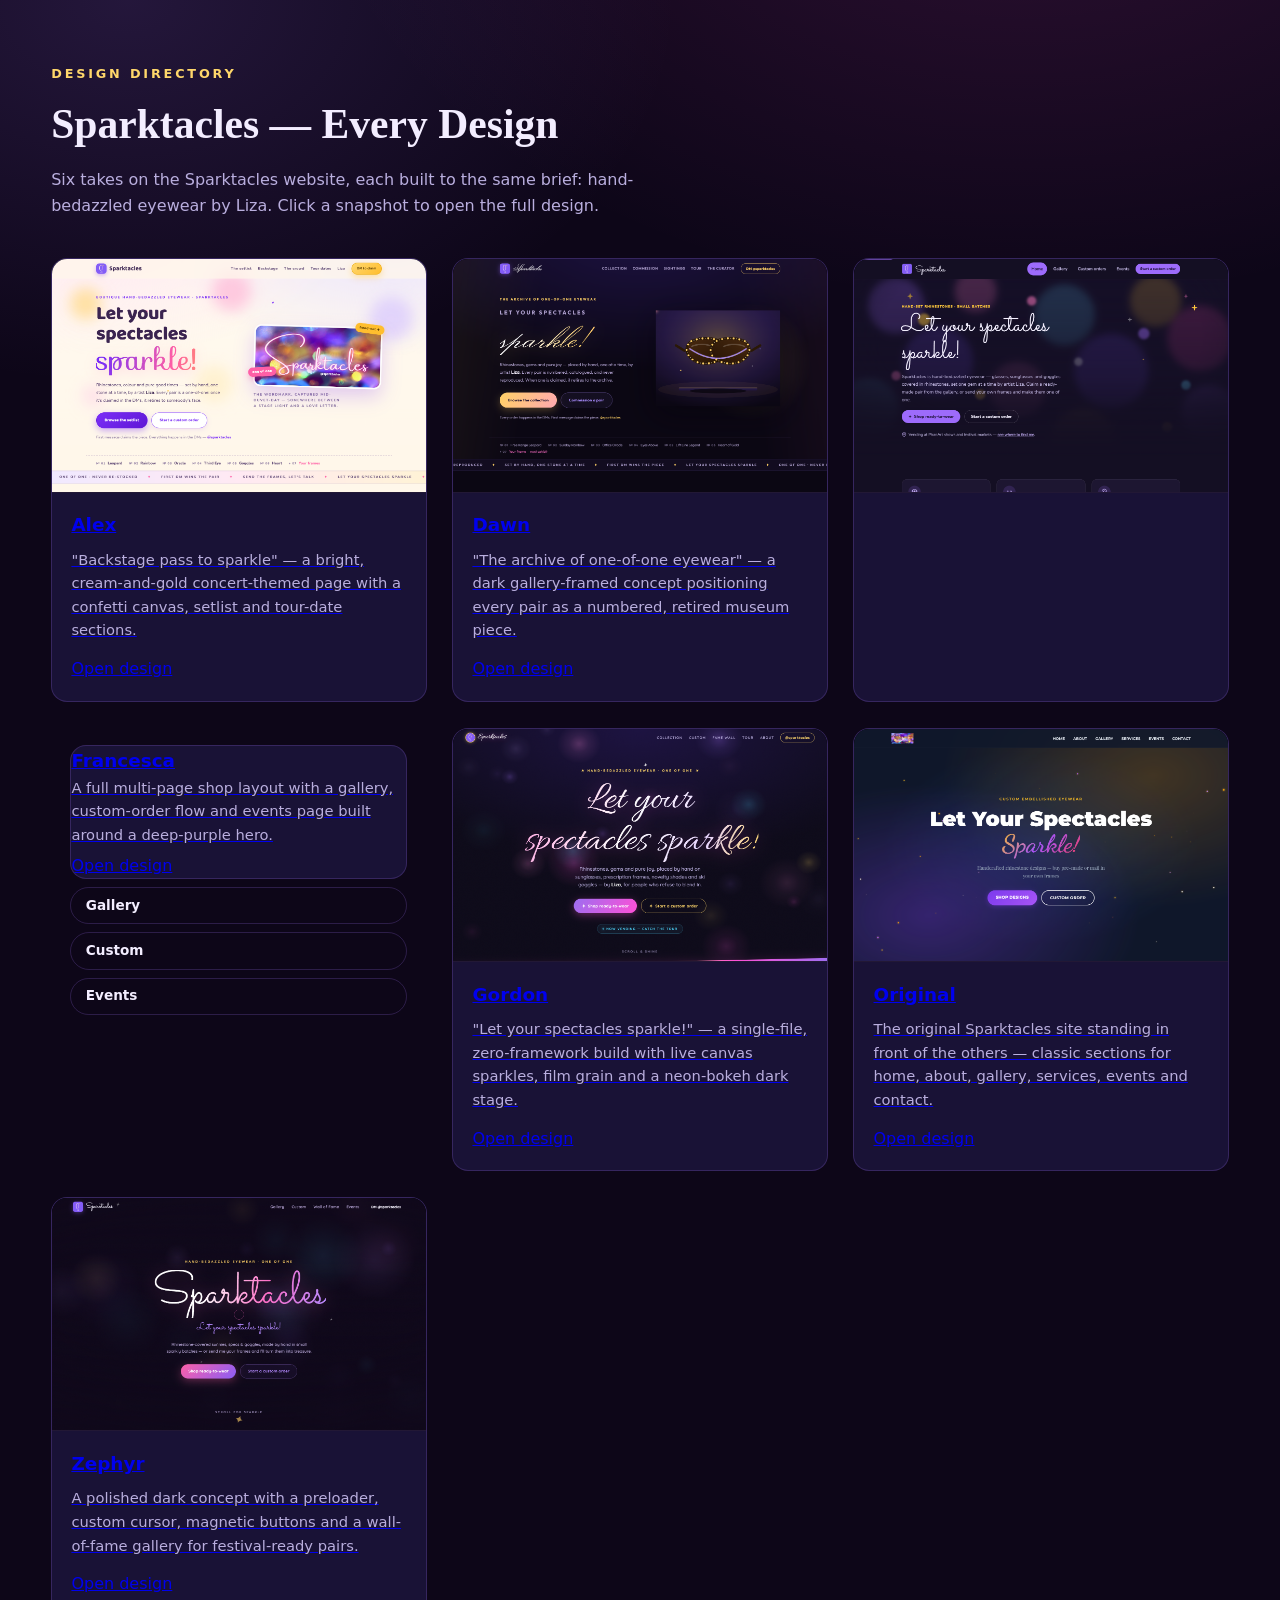
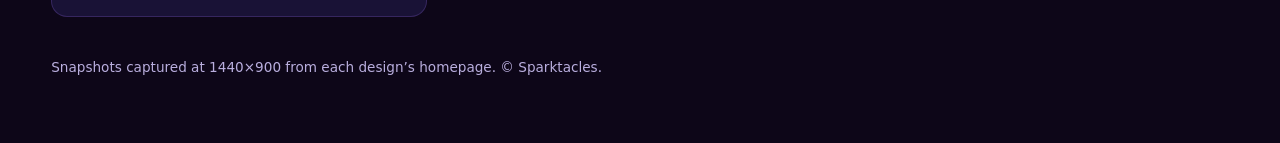
<file: index.html>
<!DOCTYPE html>
<html lang="en">
<head>
  <meta charset="UTF-8">
  <meta name="viewport" content="width=device-width, initial-scale=1.0">
  <title>Sparktacles — Design Directory</title>
  <meta name="description" content="Browse every Sparktacles website design drafts — Alex, Dawn, Zephyr and more — with live snapshots.">
  <style>
    :root {
      --bg: #0d0618;
      --bg2: #171030;
      --card: #191236;
      --line: rgba(157, 109, 242, .22);
      --lav: #9d6df2;
      --pink: #ff4fd8;
      --gold: #ffd76a;
      --ink: #f3edff;
      --muted: #b9aede;
      --sans: 'Segoe UI', system-ui, -apple-system, sans-serif;
    }
    * { margin: 0; padding: 0; box-sizing: border-box; }
    body {
      background:
        radial-gradient(1200px 800px at 80% -10%, rgba(255, 79, 216, .14), transparent 60%),
        radial-gradient(1000px 700px at 10% 0%, rgba(157, 109, 242, .16), transparent 55%),
        var(--bg);
      color: var(--ink);
      font-family: var(--sans);
      line-height: 1.6;
      min-height: 100vh;
      padding: clamp(1.5rem, 5vw, 4rem) clamp(1rem, 4vw, 3.5rem) 4rem;
    }
    header { max-width: 1200px; margin: 0 auto 2.5rem; }
    .eyebrow {
      color: var(--gold);
      font-size: .8rem;
      letter-spacing: .22em;
      text-transform: uppercase;
      font-weight: 700;
    }
    h1 {
      font-size: clamp(1.8rem, 4vw, 2.6rem);
      font-family: Georgia, 'Times New Roman', serif;
      font-weight: 600;
      margin: .4rem 0 .6rem;
    }
    .lede { color: var(--muted); max-width: 60ch; }
    .grid {
      max-width: 1200px;
      margin: 0 auto;
      display: grid;
      grid-template-columns: repeat(auto-fill, minmax(320px, 1fr));
      gap: 1.6rem;
    }
    .card {
      background: var(--card);
      border: 1px solid var(--line);
      border-radius: 16px;
      overflow: hidden;
      display: flex;
      flex-direction: column;
      transition: transform .25s ease, box-shadow .25s ease, border-color .25s ease;
    }
    .card:hover {
      transform: translateY(-4px);
      border-color: rgba(157, 109, 242, .5);
      box-shadow: 0 12px 40px rgba(0, 0, 0, .45);
    }
    .shot {
      display: block;
      width: 100%;
      aspect-ratio: 16 / 10;
      object-fit: cover;
      object-position: top center;
      background: #000;
      border-bottom: 1px solid var(--line);
    }
    .body { padding: 1.1rem 1.2rem 1.2rem; display: flex; flex-direction: column; gap: .5rem; flex: 1; }
    .name {
      font-size: 1.15rem;
      font-weight: 700;
      text-transform: capitalize;
    }
    .tag { color: var(--muted); font-size: .92rem; flex: 1; }
    .links { display: flex; flex-wrap: wrap; gap: .5rem; margin-top: .4rem; }
    a.btn {
      display: inline-block;
      padding: .42rem .9rem;
      border-radius: 999px;
      font-size: .85rem;
      font-weight: 700;
      text-decoration: none;
      background: linear-gradient(135deg, var(--lav), var(--pink));
      color: #fff;
      transition: filter .2s ease;
    }
    a.btn:hover { filter: brightness(1.15); }
    a.btn--ghost {
      background: transparent;
      border: 1px solid var(--line);
      color: var(--ink);
    }
    a.btn--ghost:hover { border-color: var(--gold); color: var(--gold); }
    footer {
      max-width: 1200px;
      margin: 2.5rem auto 0;
      color: var(--muted);
      font-size: .85rem;
    }
  </style>
</head>
<body>
  <header>
    <p class="eyebrow">Design directory</p>
    <h1>Sparktacles — Every Design</h1>
    <p class="lede">Six takes on the Sparktacles website, each built to the same brief: hand-bedazzled eyewear by Liza. Click a snapshot to open the full design.</p>
  </header>

  <main class="grid">

    <a class="card" href="alex/">
      <img class="shot" src="snapshots/alex.png" alt="Snapshot of the alex design" loading="lazy">
      <div class="body">
        <div class="name">alex</div>
        <p class="tag">"Backstage pass to sparkle" — a bright, cream-and-gold concert-themed page with a confetti canvas, setlist and tour-date sections.</p>
        <span class="links"><span class="btn">Open design</span></span>
      </div>
    </a>

    <a class="card" href="dawn/">
      <img class="shot" src="snapshots/dawn.png" alt="Snapshot of the dawn design" loading="lazy">
      <div class="body">
        <div class="name">dawn</div>
        <p class="tag">"The archive of one-of-one eyewear" — a dark gallery-framed concept positioning every pair as a numbered, retired museum piece.</p>
        <span class="links"><span class="btn">Open design</span></span>
      </div>
    </a>

    <a class="card" href="francesca/">
      <img class="shot" src="snapshots/francesca.png" alt="Snapshot of the francesca design" loading="lazy">
      <div class="body">
        <div class="name">francesca</div>
        <p class="tag">A full multi-page shop layout with a gallery, custom-order flow and events page built around a deep-purple hero.</p>
        <span class="links">
          <span class="btn">Open design</span>
          <a class="btn btn--ghost" href="francesca/gallery.html">Gallery</a>
          <a class="btn btn--ghost" href="francesca/custom.html">Custom</a>
          <a class="btn btn--ghost" href="francesca/events.html">Events</a>
        </span>
      </div>
    </a>

    <a class="card" href="gordon/">
      <img class="shot" src="snapshots/gordon.png" alt="Snapshot of the gordon design" loading="lazy">
      <div class="body">
        <div class="name">gordon</div>
        <p class="tag">"Let your spectacles sparkle!" — a single-file, zero-framework build with live canvas sparkles, film grain and a neon-bokeh dark stage.</p>
        <span class="links"><span class="btn">Open design</span></span>
      </div>
    </a>

    <a class="card" href="original/">
      <img class="shot" src="snapshots/original.png" alt="Snapshot of the original design" loading="lazy">
      <div class="body">
        <div class="name">original</div>
        <p class="tag">The original Sparktacles site standing in front of the others — classic sections for home, about, gallery, services, events and contact.</p>
        <span class="links"><span class="btn">Open design</span></span>
      </div>
    </a>

    <a class="card" href="zephyr/">
      <img class="shot" src="snapshots/zephyr.png" alt="Snapshot of the zephyr design" loading="lazy">
      <div class="body">
        <div class="name">zephyr</div>
        <p class="tag">A polished dark concept with a preloader, custom cursor, magnetic buttons and a wall-of-fame gallery for festival-ready pairs.</p>
        <span class="links"><span class="btn">Open design</span></span>
      </div>
    </a>

  </main>

  <footer>Snapshots captured at 1440&times;900 from each design&rsquo;s homepage. &copy; Sparktacles.</footer>
</body>
</html>
</file>
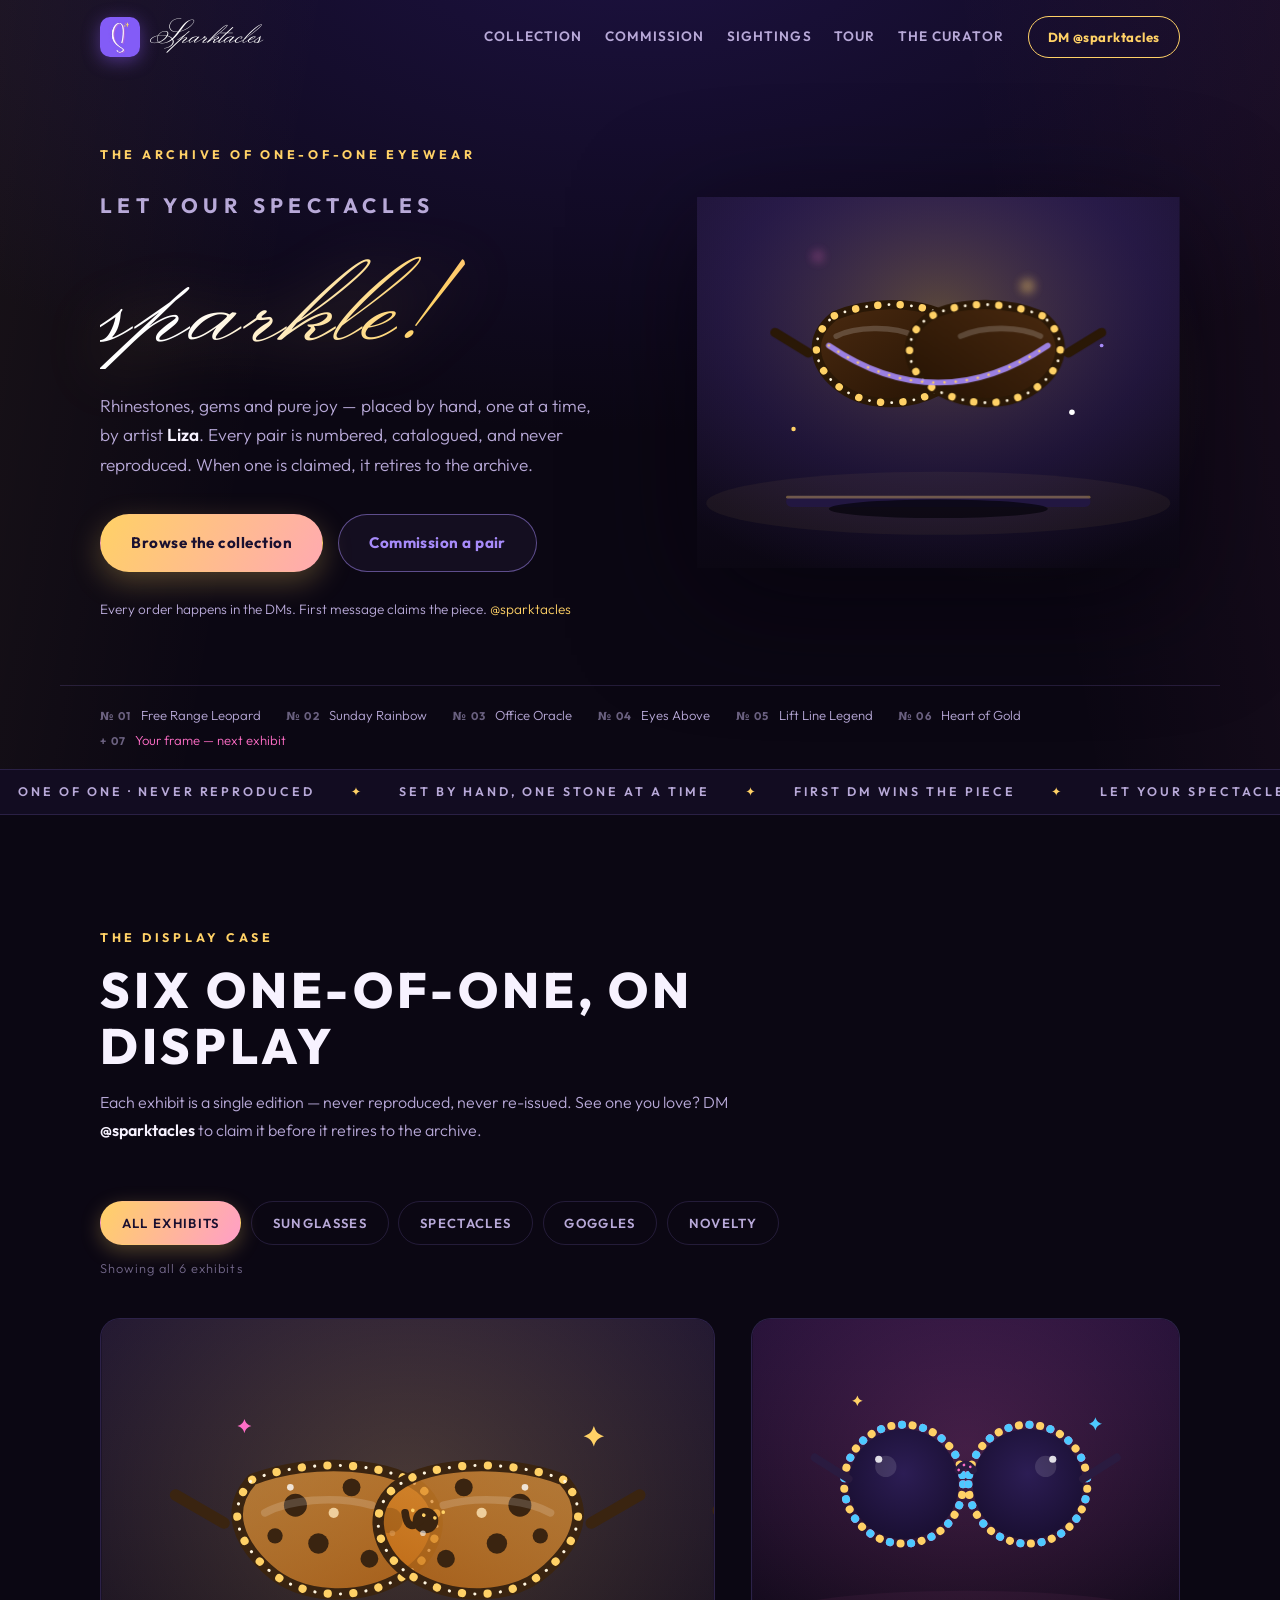
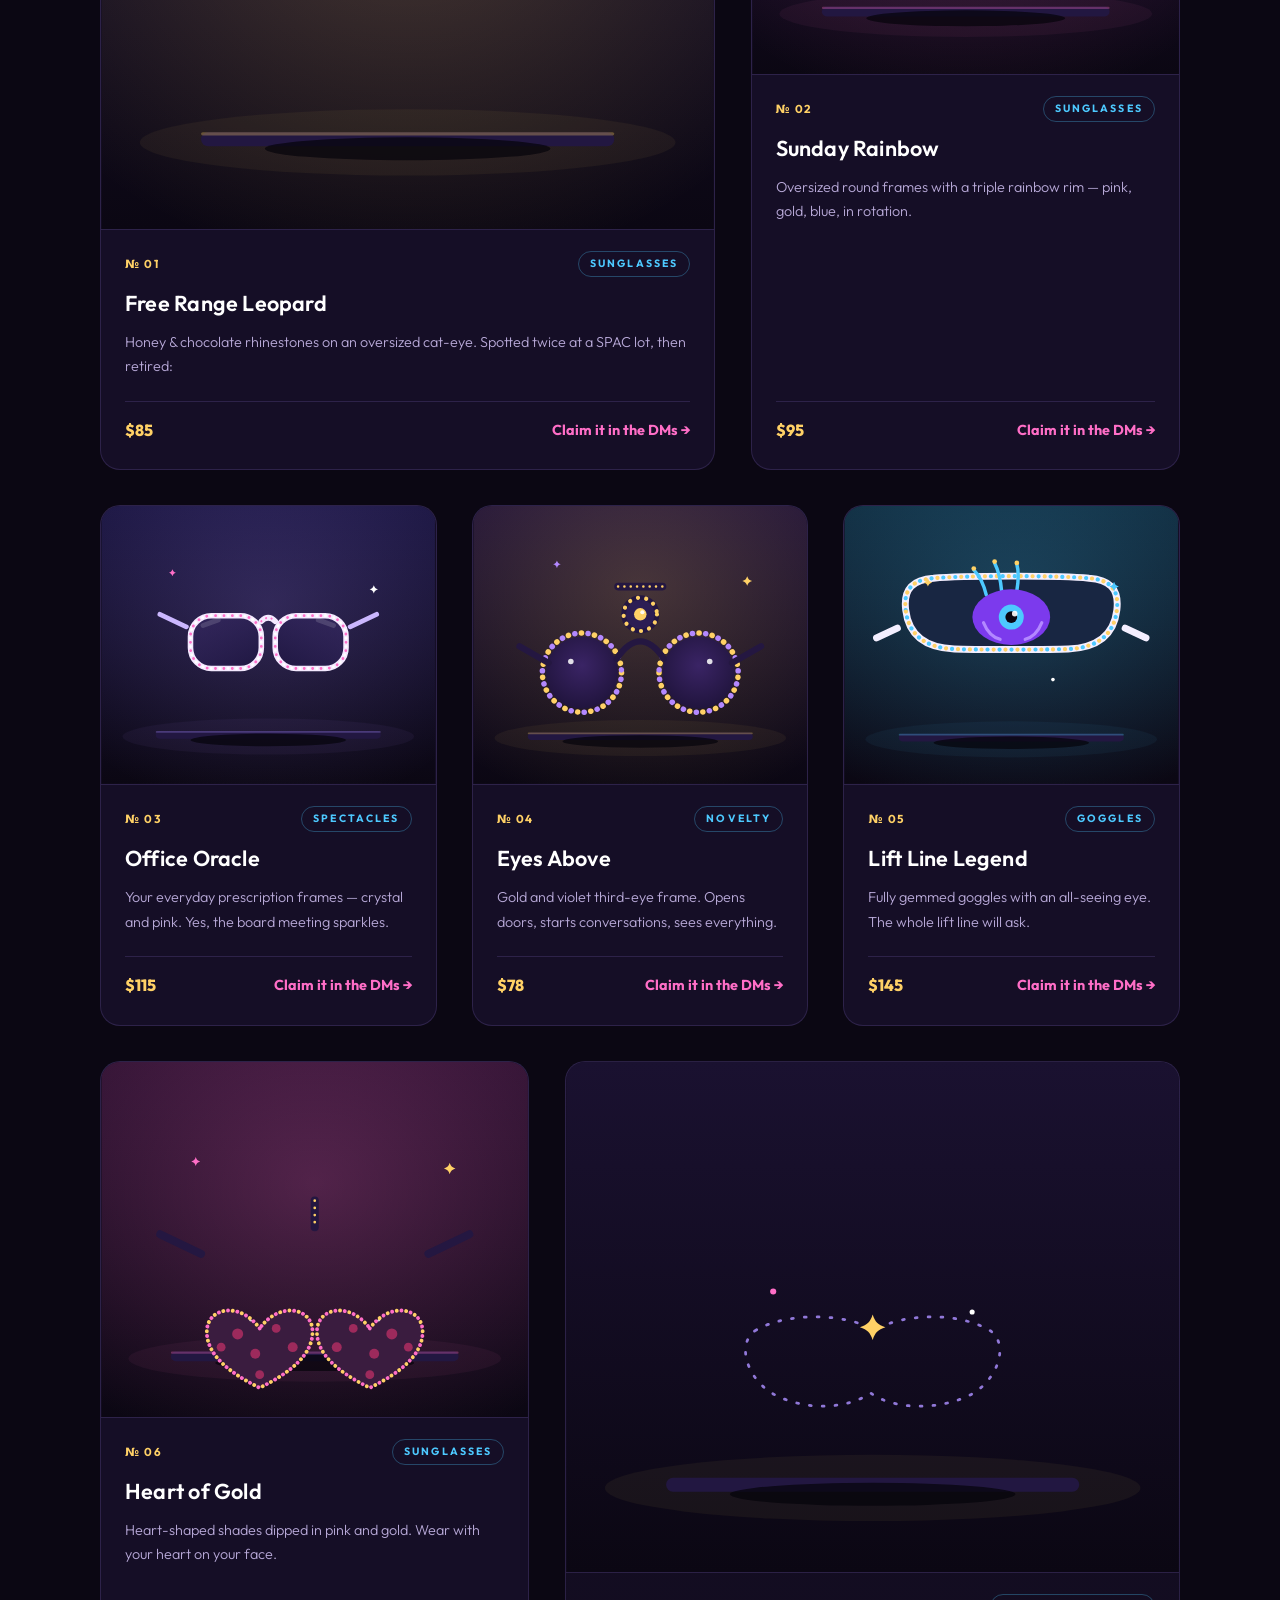
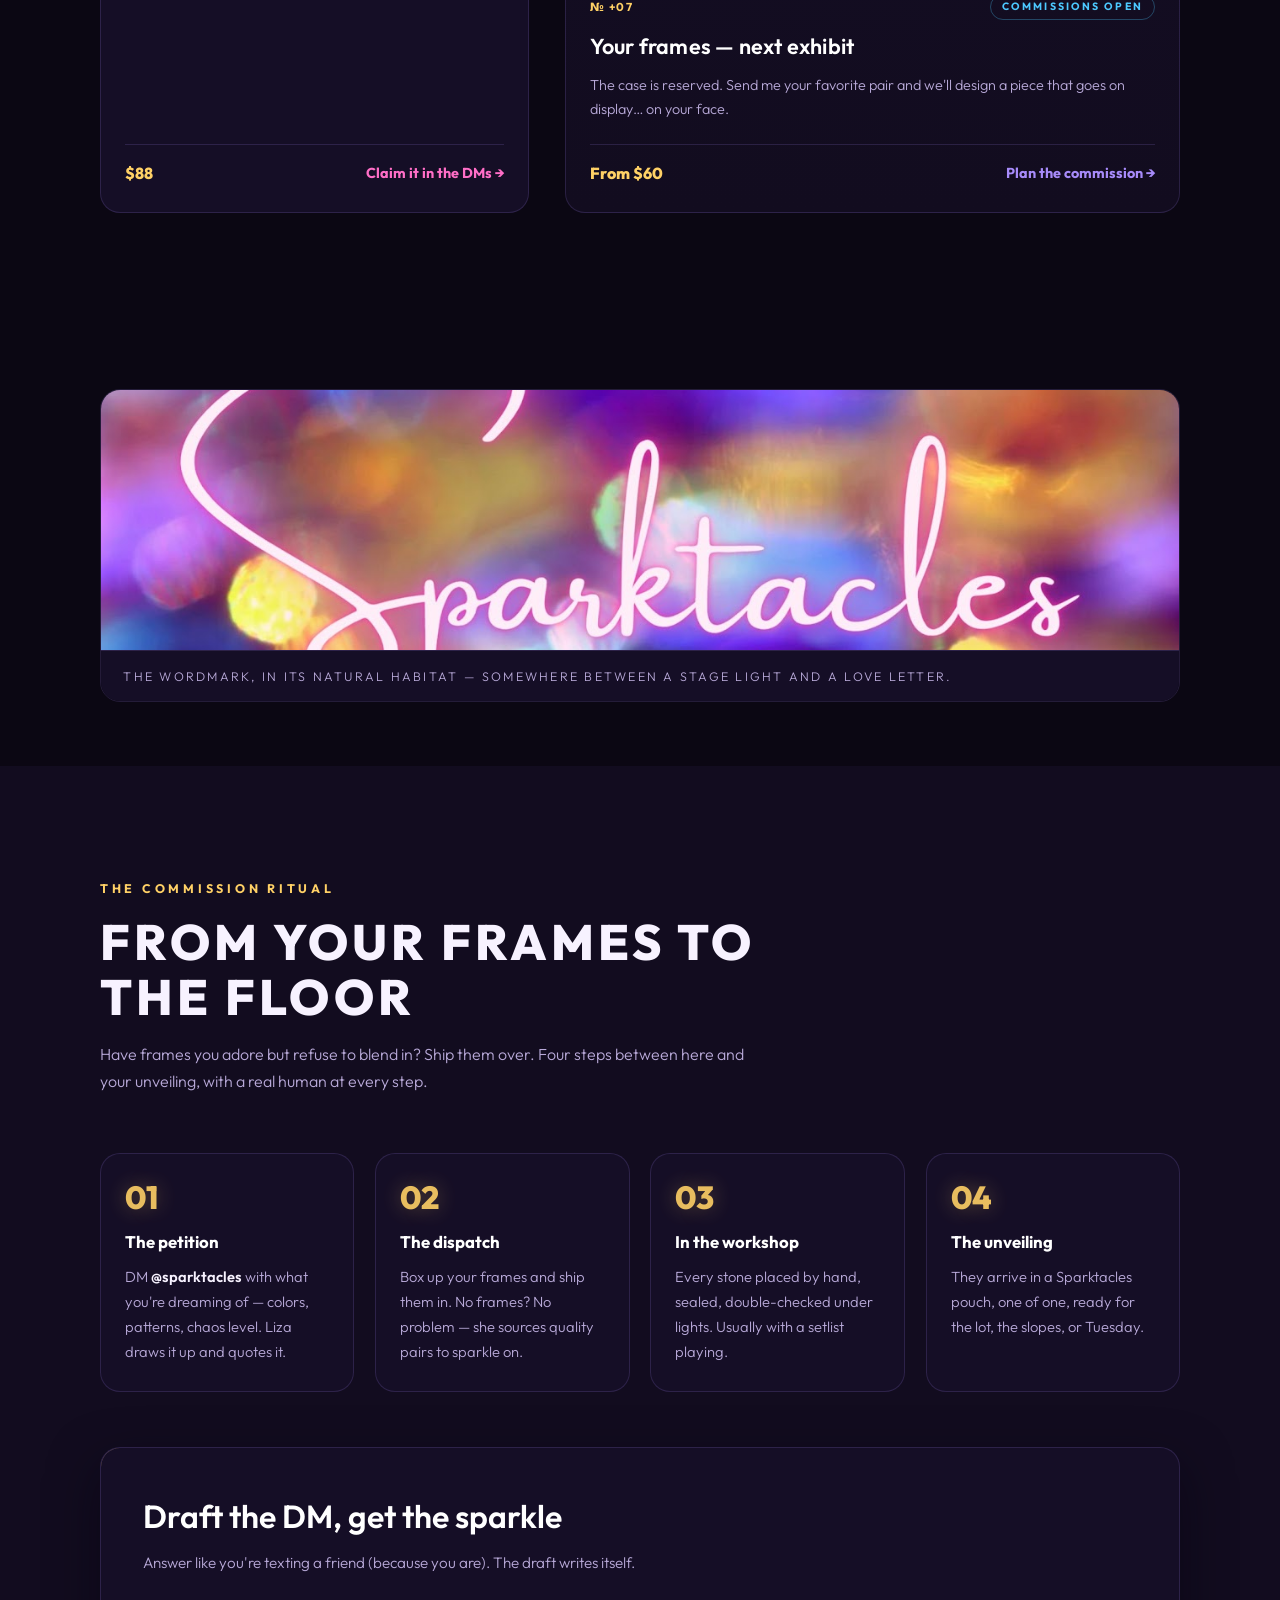
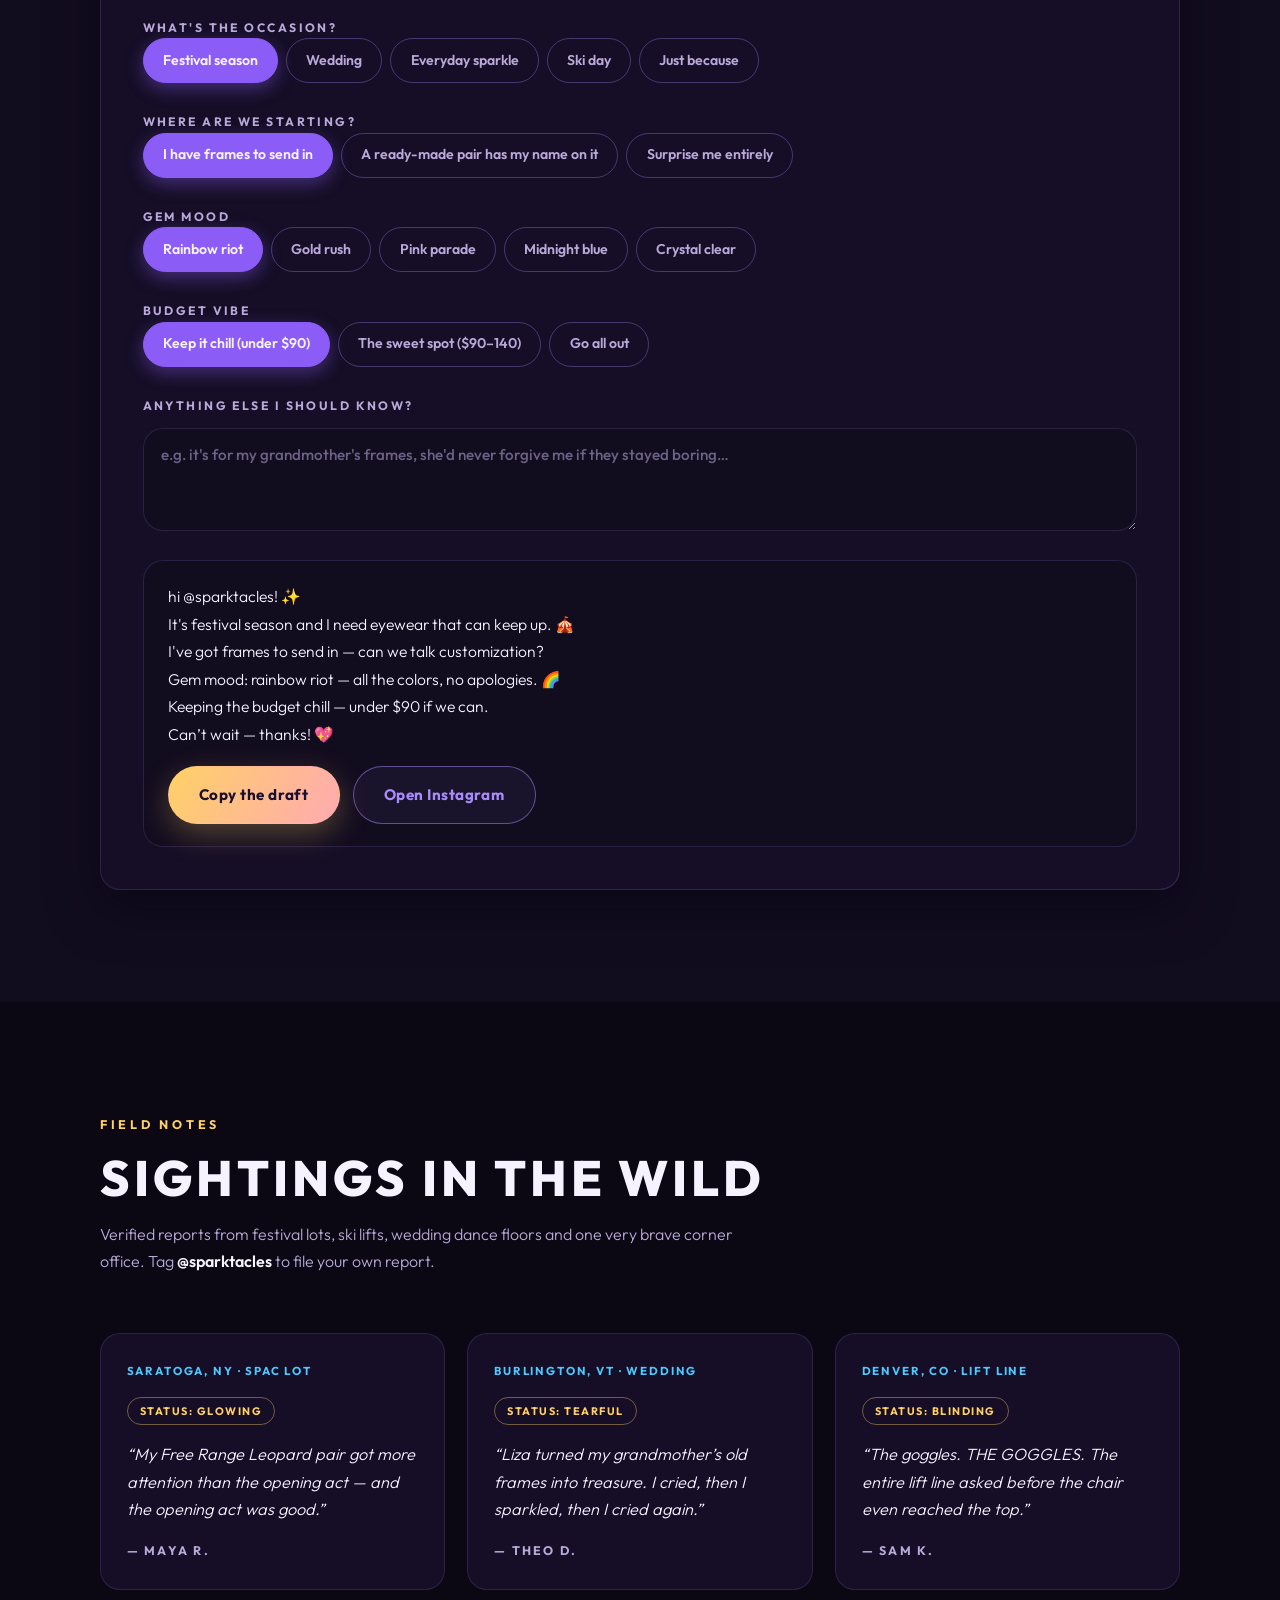
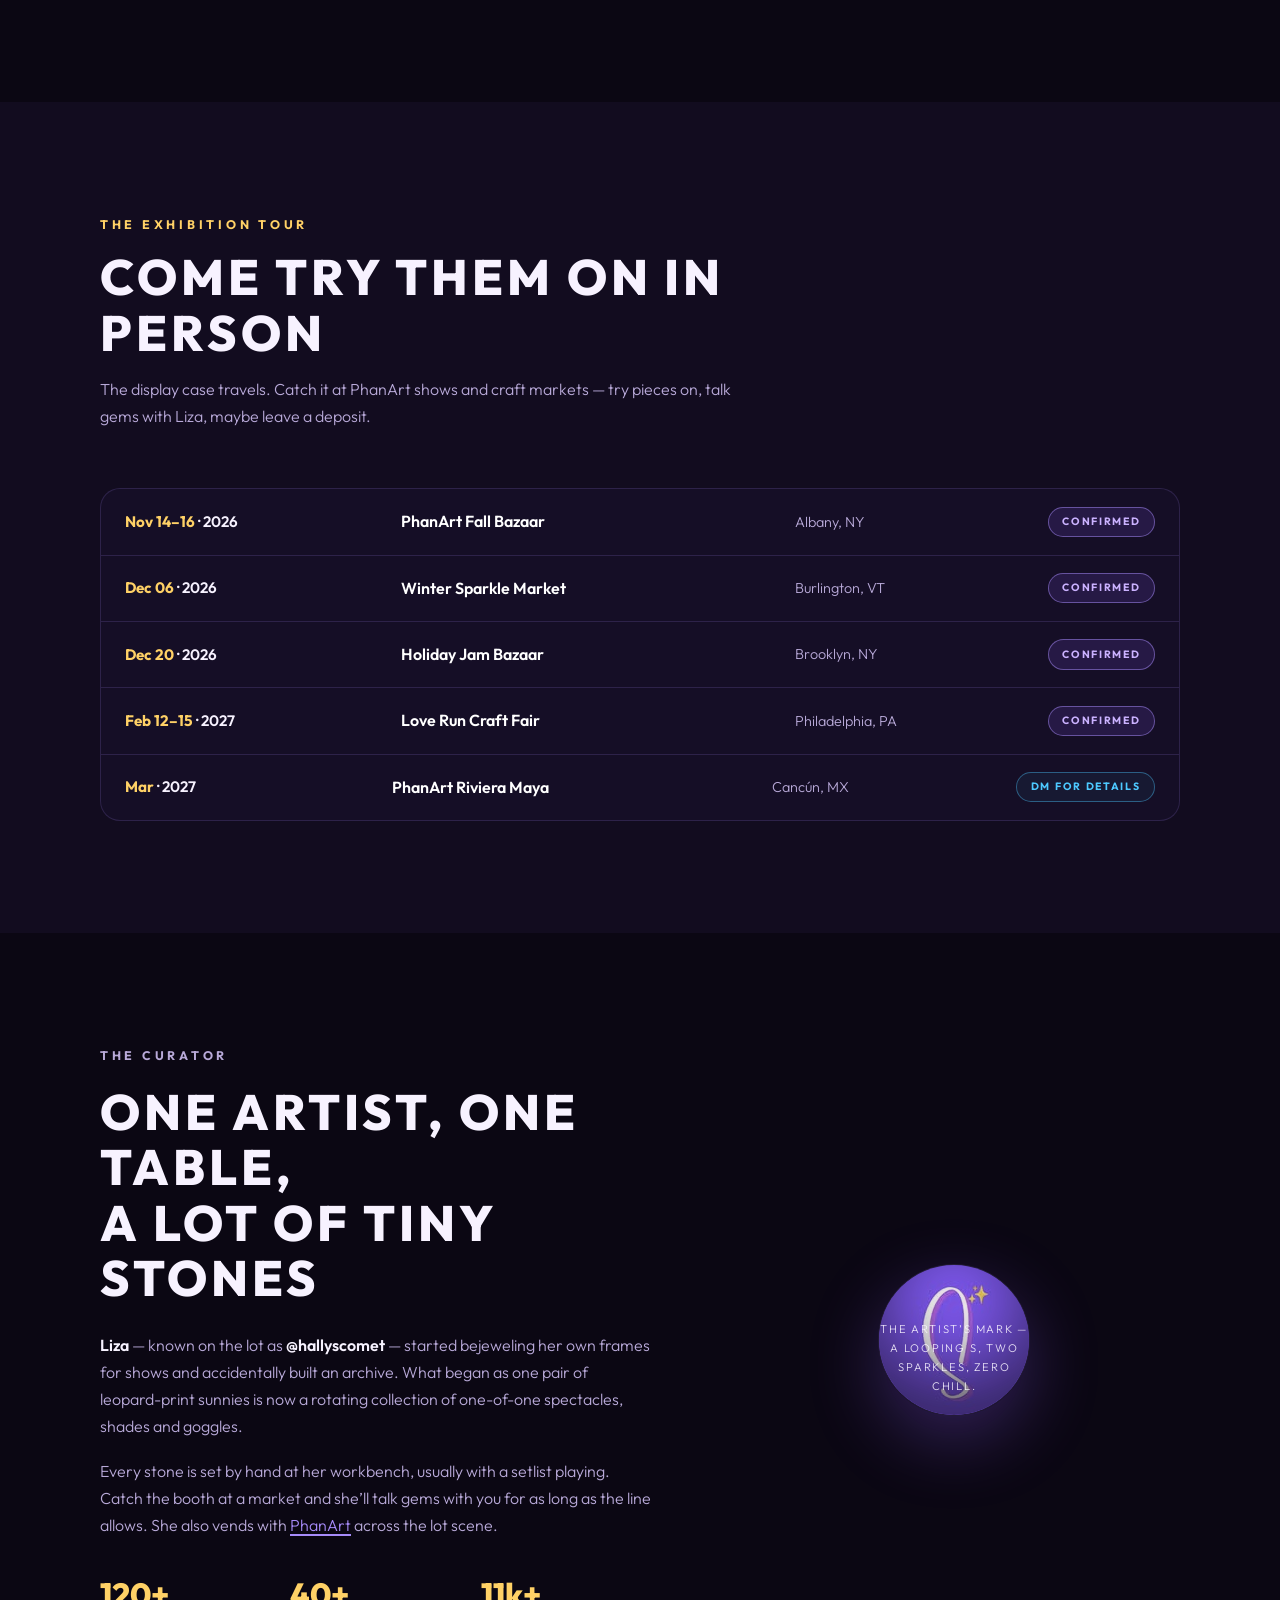
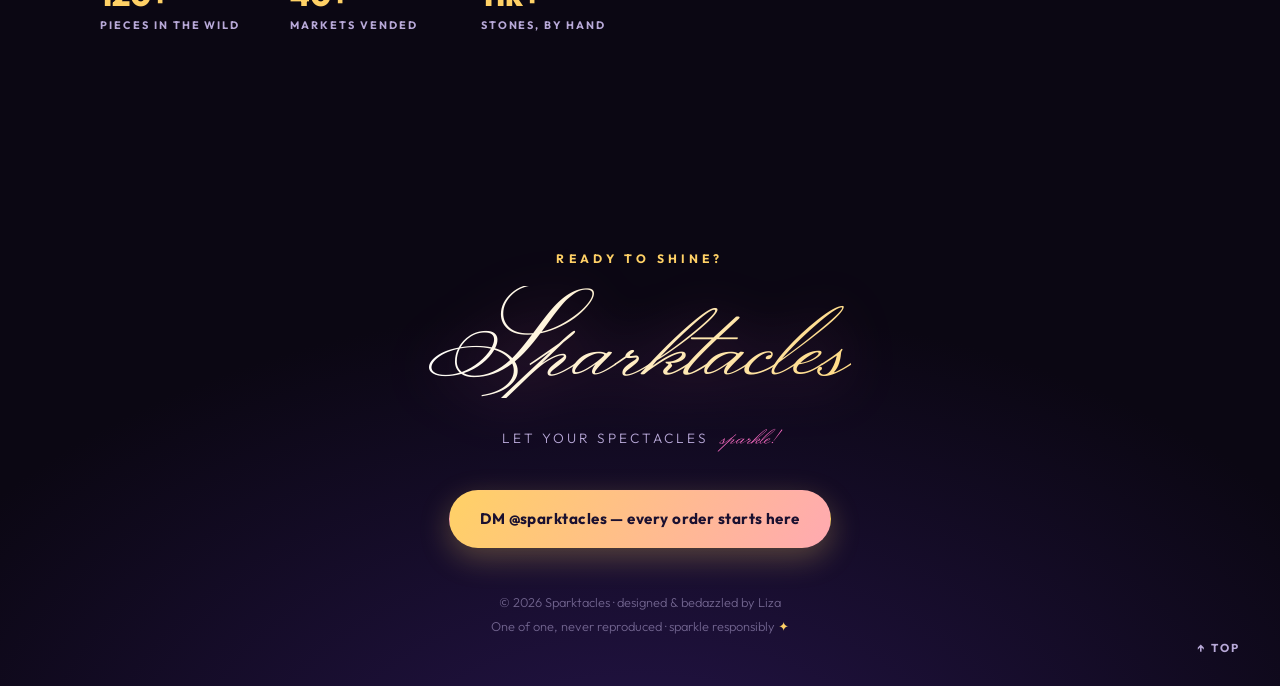
<file: dawn/index.html>
<!DOCTYPE html>
<html lang="en">
<head>
  <meta charset="UTF-8">
  <meta name="viewport" content="width=device-width, initial-scale=1.0">
  <title>Sparktacles — The Archive of One-of-One Eyewear</title>
  <meta name="description" content="Sparktacles is hand-set rhinestone eyewear by artist Liza. Numbered, one-of-one pieces — sunglasses, spectacles, novelty frames and goggles. Claim a pair or commission your own through Instagram DMs.">
  <meta name="theme-color" content="#0b0713">
  <meta property="og:title" content="Sparktacles — The Archive of One-of-One Eyewear">
  <meta property="og:description" content="Hand-set rhinestone eyewear. Every piece is numbered, one of one, never reproduced. DM @sparktacles to claim or commission.">
  <meta property="og:image" content="assets/sparktacleslogo.jpg">
  <meta property="og:type" content="website">
  <link rel="icon" type="image/jpeg" href="assets/sparktaclesicon.jpg">
  <link rel="preconnect" href="https://fonts.googleapis.com">
  <link rel="preconnect" href="https://fonts.gstatic.com" crossorigin>
  <link href="https://fonts.googleapis.com/css2?family=Monsieur+La+Doulaise&family=Outfit:wght@300;400;500;600;700;800&display=swap" rel="stylesheet">
  <link rel="stylesheet" href="css/style.css">
  <noscript><style>.reveal { opacity: 1; transform: none; }</style></noscript>
</head>
<body>
  <a class="skip-link" href="#collection">Skip to the collection</a>

  <!-- ================= Header ================= -->
  <header class="site-header" id="siteHeader">
    <div class="container header__inner">
      <a class="brand" href="#marquee" aria-label="Sparktacles — back to top">
        <img class="brand__icon" src="assets/sparktaclesicon.jpg" alt="" width="40" height="40">
        <span class="brand__word">Sparktacles</span>
      </a>
      <nav class="nav" aria-label="Primary">
        <a class="nav__link" href="#collection">Collection</a>
        <a class="nav__link" href="#commission">Commission</a>
        <a class="nav__link" href="#sightings">Sightings</a>
        <a class="nav__link" href="#tour">Tour</a>
        <a class="nav__link" href="#about">The Curator</a>
      </nav>
      <a class="ig-pill" href="https://ig.me/m/sparktacles" target="_blank" rel="noopener">DM @sparktacles</a>
      <button class="nav-toggle" id="navToggle" type="button" aria-label="Open menu" aria-expanded="false" aria-controls="mobileMenu">
        <span></span><span></span><span></span>
      </button>
    </div>
  </header>

  <!-- Mobile menu -->
  <div class="mobile-menu" id="mobileMenu" aria-hidden="true">
    <nav class="mobile-menu__nav" aria-label="Mobile">
      <a href="#collection" class="mobile-menu__link">The Collection</a>
      <a href="#commission" class="mobile-menu__link">Commission</a>
      <a href="#sightings" class="mobile-menu__link">Sightings</a>
      <a href="#tour" class="mobile-menu__link">Tour</a>
      <a href="#about" class="mobile-menu__link">The Curator</a>
      <a href="https://ig.me/m/sparktacles" class="mobile-menu__link mobile-menu__link--cta" target="_blank" rel="noopener">DM @sparktacles</a>
    </nav>
  </div>

  <main>

    <!-- ================= Marquee (hero) ================= -->
    <section class="hero" id="marquee">
      <div class="hero__beam hero__beam--a" aria-hidden="true"></div>
      <div class="hero__beam hero__beam--b" aria-hidden="true"></div>
      <div class="hero__halo" aria-hidden="true"></div>

      <div class="container hero__grid">
        <div class="hero__copy">
          <p class="eyebrow hero__eyebrow">The archive of one-of-one eyewear</p>
          <h1 class="hero__title">Let your spectacles <span class="hero__spell">sparkle!</span></h1>
          <p class="hero__lede">Rhinestones, gems and pure joy — placed by hand, one at a time, by artist <b>Liza</b>. Every pair is numbered, catalogued, and never reproduced. When one is claimed, it retires to the archive.</p>
          <div class="hero__cta">
            <a class="btn btn--primary" href="#collection">Browse the collection</a>
            <a class="btn btn--ghost" href="#commission">Commission a pair</a>
          </div>
          <p class="hero__note">Every order happens in the DMs. First message claims the piece. <a href="https://ig.me/m/sparktacles" target="_blank" rel="noopener">@sparktacles</a></p>
        </div>

        <div class="hero__art" aria-hidden="true">
          <svg viewBox="0 0 520 400" role="img" aria-label="The house pair: a gold rhinestone cat-eye frame on a velvet pedestal, lit by a spotlight">
            <defs>
              <radialGradient id="hh-spot" cx=".5" cy=".32" r=".75">
                <stop offset="0" stop-color="#ffd166" stop-opacity=".30"/>
                <stop offset=".6" stop-color="#8b5cf6" stop-opacity=".12"/>
                <stop offset="1" stop-color="#8b5cf6" stop-opacity="0"/>
              </radialGradient>
              <linearGradient id="hh-velvet" x1="0" y1="0" x2="0" y2="1">
                <stop offset="0" stop-color="#1a1130"/>
                <stop offset="1" stop-color="#0b0713"/>
              </linearGradient>
              <linearGradient id="hh-lens" x1="0" y1="0" x2="1" y2="1">
                <stop offset="0" stop-color="#4a2a10"/>
                <stop offset="1" stop-color="#241203"/>
              </linearGradient>
              <filter id="hh-glow" x="-40%" y="-40%" width="180%" height="180%">
                <feGaussianBlur stdDeviation="6"/>
              </filter>
            </defs>
            <rect width="520" height="400" fill="url(#hh-velvet)"/>
            <rect width="520" height="400" fill="url(#hh-spot)"/>
            <ellipse cx="260" cy="330" rx="250" ry="34" fill="#ffd166" opacity=".05"/>
            <g>
              <rect x="96" y="322" width="328" height="12" rx="6" fill="#221741"/>
              <rect x="96" y="322" width="328" height="3" rx="1.5" fill="#ffd166" opacity=".35"/>
            </g>
            <ellipse cx="260" cy="336" rx="118" ry="10" fill="#05030a" opacity=".7"/>

            <g id="hh-lens-group">
              <path d="M148 128 C196 108 258 114 280 138 C300 160 292 192 262 208 C224 228 178 226 150 202 C126 182 118 152 148 128 Z" fill="url(#hh-lens)" stroke="#2a1806" stroke-width="10"/>
              <path d="M148 128 C196 108 258 114 280 138 C300 160 292 192 262 208 C224 228 178 226 150 202 C126 182 118 152 148 128 Z" fill="none" stroke="#ffd166" stroke-width="8" stroke-linecap="round" stroke-dasharray="0.1 24"/>
              <path d="M148 128 C196 108 258 114 280 138 C300 160 292 192 262 208 C224 228 178 226 150 202 C126 182 118 152 148 128 Z" fill="none" stroke="#fff6e0" stroke-width="3" stroke-linecap="round" stroke-dasharray="0.1 24" stroke-dashoffset="12"/>
              <path d="M150 150 C170 140 210 138 236 150" fill="none" stroke="#ffffff" stroke-width="6" stroke-linecap="round" opacity=".18"/>
            </g>
            <g filter="url(#hh-glow)" opacity=".9">
              <path class="tw" transform="translate(356 96) scale(.9)" d="M0 -10 C2 -4 4 -2 10 0 C4 2 2 4 0 10 C-2 4 -4 2 -10 0 C-4 -2 -2 -4 0 -10 Z" fill="#ffd166"/>
              <path class="tw" style="animation-delay:.9s" transform="translate(130 64) scale(.6)" d="M0 -10 C2 -4 4 -2 10 0 C4 2 2 4 0 10 C-2 4 -4 2 -10 0 C-4 -2 -2 -4 0 -10 Z" fill="#ff6ec7"/>
            </g>
            <circle class="tw" style="animation-delay:1.6s" cx="404" cy="232" r="3" fill="#ffffff"/>
            <circle class="tw" style="animation-delay:.5s" cx="104" cy="250" r="2.4" fill="#ffd166"/>
            <circle class="tw" style="animation-delay:2.1s" cx="436" cy="160" r="2" fill="#a78bfa"/>

            <use href="#hh-lens-group" transform="translate(520 0) scale(-1 1)"/>
            <path d="M142 160 Q 260 240 378 160" fill="none" stroke="#a78bfa" stroke-width="6" stroke-linecap="round" opacity=".9"/>
            <path d="M142 160 Q 260 240 378 160" fill="none" stroke="#ffd166" stroke-width="2.6" stroke-linecap="round" stroke-dasharray="0.1 12" opacity=".95"/>
            <path d="M120 168 L84 146" stroke="#2a1806" stroke-width="10" stroke-linecap="round"/>
            <path d="M400 168 L436 146" stroke="#2a1806" stroke-width="10" stroke-linecap="round"/>
          </svg>
        </div>
      </div>

      <!-- Catalog index strip -->
      <div class="hero__index" aria-label="Collection index">
        <a href="#case-fr"><span class="idx__no">№ 01</span><span class="idx__name">Free Range Leopard</span></a>
        <a href="#case-sr"><span class="idx__no">№ 02</span><span class="idx__name">Sunday Rainbow</span></a>
        <a href="#case-oo"><span class="idx__no">№ 03</span><span class="idx__name">Office Oracle</span></a>
        <a href="#case-ea"><span class="idx__no">№ 04</span><span class="idx__name">Eyes Above</span></a>
        <a href="#case-ll"><span class="idx__no">№ 05</span><span class="idx__name">Lift Line Legend</span></a>
        <a href="#case-hg"><span class="idx__no">№ 06</span><span class="idx__name">Heart of Gold</span></a>
        <a class="idx__cta" href="#commission"><span class="idx__no">+&thinsp;07</span><span class="idx__name">Your frame — next exhibit</span></a>
      </div>
    </section>

    <!-- ================= Ticker ================= -->
    <div class="ticker" aria-hidden="true">
      <div class="ticker__track">
        <span>one of one &middot; never reproduced</span><span class="ticker__dot">✦</span>
        <span>set by hand, one stone at a time</span><span class="ticker__dot">✦</span>
        <span>first DM wins the piece</span><span class="ticker__dot">✦</span>
        <span>let your spectacles sparkle</span><span class="ticker__dot">✦</span>
        <span>one of one &middot; never reproduced</span><span class="ticker__dot">✦</span>
        <span>set by hand, one stone at a time</span><span class="ticker__dot">✦</span>
        <span>first DM wins the piece</span><span class="ticker__dot">✦</span>
        <span>let your spectacles sparkle</span><span class="ticker__dot">✦</span>
      </div>
    </div>

    <!-- ================= Collection ================= -->
    <section class="section" id="collection">
      <div class="container">
        <header class="section-head">
          <p class="eyebrow" data-reveal>The display case</p>
          <h2 class="poster" data-reveal>Six one-of-one, on display</h2>
          <p class="lede" data-reveal>Each exhibit is a single edition — never reproduced, never re-issued. See one you love? DM <b>@sparktacles</b> to claim it before it retires to the archive.</p>
        </header>

        <div class="filters" role="group" aria-label="Filter the collection" data-reveal>
          <button class="filter is-active" type="button" data-filter="all" aria-pressed="true">All exhibits</button>
          <button class="filter" type="button" data-filter="sunglasses" aria-pressed="false">Sunglasses</button>
          <button class="filter" type="button" data-filter="spectacles" aria-pressed="false">Spectacles</button>
          <button class="filter" type="button" data-filter="goggles" aria-pressed="false">Goggles</button>
          <button class="filter" type="button" data-filter="novelty" aria-pressed="false">Novelty</button>
        </div>
        <p class="filters__count" data-reveal id="filterCount" aria-live="polite">Showing all 6 exhibits</p>

        <div class="cases">

          <!-- ============ Case 01 · Free Range Leopard ============ -->
          <article class="case case--feature" id="case-fr" data-cat="sunglasses" data-reveal>
            <div class="case__art case__art--432">
              <svg viewBox="0 0 480 400" role="img" aria-label="Free Range Leopard — cat-eye sunglasses with honey and chocolate leopard-print rhinestones">
                <defs>
                  <radialGradient id="fr-spot" cx=".5" cy=".34" r=".75">
                    <stop offset="0" stop-color="#ffd166" stop-opacity=".22"/>
                    <stop offset="1" stop-color="#ffd166" stop-opacity="0"/>
                  </radialGradient>
                  <linearGradient id="fr-velvet" x1="0" y1="0" x2="0" y2="1">
                    <stop offset="0" stop-color="#1a1130"/>
                    <stop offset="1" stop-color="#0b0713"/>
                  </linearGradient>
                  <linearGradient id="fr-lens" x1="0" y1="0" x2="1" y2="1">
                    <stop offset="0" stop-color="#f2a23c" stop-opacity=".66"/>
                    <stop offset="1" stop-color="#c26a13" stop-opacity=".78"/>
                  </linearGradient>
                  <clipPath id="fr-clip"><path d="M118 126 C164 108 232 112 254 136 C272 156 262 186 236 202 C202 222 156 220 130 196 C108 176 96 150 118 126 Z"/></clipPath>
                </defs>
                <rect width="480" height="400" fill="url(#fr-velvet)"/>
                <rect width="480" height="400" fill="url(#fr-spot)"/>
                <ellipse cx="240" cy="332" rx="210" ry="26" fill="#ffd166" opacity=".05"/>
                <rect x="78" y="324" width="324" height="11" rx="5.5" fill="#221741"/>
                <rect x="78" y="324" width="324" height="2.6" rx="1.3" fill="#ffd166" opacity=".3"/>
                <ellipse cx="240" cy="337" rx="112" ry="9" fill="#05030a" opacity=".7"/>

                <g id="fr-lens-group">
                  <path d="M118 126 C164 108 232 112 254 136 C272 156 262 186 236 202 C202 222 156 220 130 196 C108 176 96 150 118 126 Z" fill="url(#fr-lens)"/>
                  <g clip-path="url(#fr-clip)">
                    <circle cx="152" cy="146" r="9" fill="#3a2410"/>
                    <circle cx="196" cy="132" r="7" fill="#3a2410"/>
                    <circle cx="226" cy="158" r="10" fill="#3a2410"/>
                    <circle cx="170" cy="176" r="8" fill="#3a2410"/>
                    <circle cx="136" cy="170" r="6" fill="#3a2410"/>
                    <circle cx="210" cy="188" r="7" fill="#3a2410"/>
                    <circle cx="182" cy="152" r="4" fill="#ffe6b8" opacity=".8"/>
                    <circle cx="148" cy="132" r="2.6" fill="#fff" opacity=".8"/>
                    <circle cx="228" cy="168" r="2.2" fill="#fff" opacity=".6"/>
                  </g>
                  <path d="M118 126 C164 108 232 112 254 136 C272 156 262 186 236 202 C202 222 156 220 130 196 C108 176 96 150 118 126 Z" fill="none" stroke="#3a2410" stroke-width="9"/>
                  <path d="M118 126 C164 108 232 112 254 136 C272 156 262 186 236 202 C202 222 156 220 130 196 C108 176 96 150 118 126 Z" fill="none" stroke="#ffd166" stroke-width="6.4" stroke-linecap="round" stroke-dasharray="0.1 20"/>
                  <path d="M118 126 C164 108 232 112 254 136 C272 156 262 186 236 202 C202 222 156 220 130 196 C108 176 96 150 118 126 Z" fill="none" stroke="#fff6e0" stroke-width="2.4" stroke-linecap="round" stroke-dasharray="0.1 20" stroke-dashoffset="10"/>
                  <path d="M128 152 C146 142 182 138 212 146" fill="none" stroke="#ffffff" stroke-width="6" stroke-linecap="round" opacity=".16"/>
                </g>
                <use href="#fr-lens-group" transform="translate(480 0) scale(-1 1)"/>
                <path d="M244 150 Q 260 166 268 150" fill="none" stroke="#3a2410" stroke-width="10" stroke-linecap="round" transform="translate(240 0)"/>
                <path d="M238 152 Q 240 168 250 158" fill="none" stroke="#3a2410" stroke-width="6" stroke-linecap="round"/>
                <path d="M244 150 Q 268 162 268 150" fill="none" stroke="#ffd166" stroke-width="2.8" stroke-linecap="round" stroke-dasharray="0.1 9" transform="translate(0 0)"/>
                <path d="M96 160 L58 138" stroke="#3a2410" stroke-width="9" stroke-linecap="round"/>
                <path d="M384 160 L422 138" stroke="#3a2410" stroke-width="9" stroke-linecap="round"/>
                <path class="tw" transform="translate(386 92) scale(.8)" d="M0 -10 C2 -4 4 -2 10 0 C4 2 2 4 0 10 C-2 4 -4 2 -10 0 C-4 -2 -2 -4 0 -10 Z" fill="#ffd166"/>
                <path class="tw" style="animation-delay:1.1s" transform="translate(112 84) scale(.55)" d="M0 -10 C2 -4 4 -2 10 0 C4 2 2 4 0 10 C-2 4 -4 2 -10 0 C-4 -2 -2 -4 0 -10 Z" fill="#ff6ec7"/>
              </svg>
            </div>
            <div class="case__plate">
              <div class="case__kicker"><span class="case__no">№ 01</span><span class="case__cat">Sunglasses</span></div>
              <h3 class="case__name">Free Range Leopard</h3>
              <p class="case__tag">Honey &amp; chocolate rhinestones on an oversized cat-eye. Spotted twice at a SPAC lot, then retired:</p>
              <div class="case__foot">
                <span class="case__price">$85</span>
                <a class="claim" href="https://ig.me/m/sparktacles" target="_blank" rel="noopener">Claim it in the DMs →</a>
              </div>
            </div>
          </article>

          <!-- ============ Case 02 · Sunday Rainbow ============ -->
          <article class="case case--half" id="case-sr" data-cat="sunglasses" data-reveal>
            <div class="case__art case__art--12">
              <svg viewBox="0 0 480 400" role="img" aria-label="Sunday Rainbow — oversized round sunglasses with a triple rainbow rhinestone rim">
                <defs>
                  <radialGradient id="sr-spot" cx=".5" cy=".36" r=".75">
                    <stop offset="0" stop-color="#ff6ec7" stop-opacity=".18"/>
                    <stop offset="1" stop-color="#ff6ec7" stop-opacity="0"/>
                  </radialGradient>
                  <linearGradient id="sr-velvet" x1="0" y1="0" x2="0" y2="1">
                    <stop offset="0" stop-color="#221036"/>
                    <stop offset="1" stop-color="#0b0713"/>
                  </linearGradient>
                  <radialGradient id="sr-lens" cx=".5" cy=".4" r=".8">
                    <stop offset="0" stop-color="#2c1d54"/>
                    <stop offset="1" stop-color="#140b28"/>
                  </radialGradient>
                </defs>
                <rect width="480" height="400" fill="url(#sr-velvet)"/>
                <rect width="480" height="400" fill="url(#sr-spot)"/>
                <ellipse cx="240" cy="332" rx="210" ry="26" fill="#ff6ec7" opacity=".05"/>
                <rect x="78" y="324" width="324" height="11" rx="5.5" fill="#221741"/>
                <rect x="78" y="324" width="324" height="2.6" rx="1.3" fill="#ff6ec7" opacity=".3"/>
                <ellipse cx="240" cy="337" rx="112" ry="9" fill="#05030a" opacity=".7"/>

                <g id="sr-lens-group">
                  <circle cx="170" cy="186" r="62" fill="url(#sr-lens)"/>
                  <circle cx="170" cy="186" r="67" fill="none" stroke="#ff6ec7" stroke-width="9" stroke-linecap="round" stroke-dasharray="0.1 24"/>
                  <circle cx="170" cy="186" r="67" fill="none" stroke="#ffd166" stroke-width="9" stroke-linecap="round" stroke-dasharray="0.1 24" stroke-dashoffset="12"/>
                  <circle cx="170" cy="186" r="67" fill="none" stroke="#4dc9ff" stroke-width="9" stroke-linecap="round" stroke-dasharray="0.1 24" stroke-dashoffset="24"/>
                  <circle cx="150" cy="166" r="12" fill="#fff" opacity=".12"/>
                  <circle cx="142" cy="158" r="4" fill="#fff" opacity=".85"/>
                </g>
                <use href="#sr-lens-group" transform="translate(480 0) scale(-1 1)"/>
                <path d="M232 170 Q 240 158 248 170" fill="none" stroke="#2a1b40" stroke-width="9" stroke-linecap="round"/>
                <path d="M232 170 Q 240 158 248 170" fill="none" stroke="#ff6ec7" stroke-width="3" stroke-linecap="round" stroke-dasharray="0.1 8"/>
                <path d="M108 180 L70 156" stroke="#2a1b40" stroke-width="9" stroke-linecap="round"/>
                <path d="M372 180 L410 156" stroke="#2a1b40" stroke-width="9" stroke-linecap="round"/>
                <path class="tw" transform="translate(386 118) scale(.75)" d="M0 -10 C2 -4 4 -2 10 0 C4 2 2 4 0 10 C-2 4 -4 2 -10 0 C-4 -2 -2 -4 0 -10 Z" fill="#4dc9ff"/>
                <path class="tw" style="animation-delay:1.4s" transform="translate(118 92) scale(.6)" d="M0 -10 C2 -4 4 -2 10 0 C4 2 2 4 0 10 C-2 4 -4 2 -10 0 C-4 -2 -2 -4 0 -10 Z" fill="#ffd166"/>
              </svg>
            </div>
            <div class="case__plate">
              <div class="case__kicker"><span class="case__no">№ 02</span><span class="case__cat">Sunglasses</span></div>
              <h3 class="case__name">Sunday Rainbow</h3>
              <p class="case__tag">Oversized round frames with a triple rainbow rim — pink, gold, blue, in rotation.</p>
              <div class="case__foot">
                <span class="case__price">$95</span>
                <a class="claim" href="https://ig.me/m/sparktacles" target="_blank" rel="noopener">Claim it in the DMs →</a>
              </div>
            </div>
          </article>

          <!-- ============ Case 03 · Office Oracle ============ -->
          <article class="case" id="case-oo" data-cat="spectacles" data-reveal>
            <div class="case__art case__art--12">
              <svg viewBox="0 0 480 400" role="img" aria-label="Office Oracle — everyday prescription glasses with crystal white and pink rhinestone rims">
                <defs>
                  <radialGradient id="oo-spot" cx=".5" cy=".36" r=".75">
                    <stop offset="0" stop-color="#a78bfa" stop-opacity=".2"/>
                    <stop offset="1" stop-color="#a78bfa" stop-opacity="0"/>
                  </radialGradient>
                  <linearGradient id="oo-velvet" x1="0" y1="0" x2="0" y2="1">
                    <stop offset="0" stop-color="#1a1540"/>
                    <stop offset="1" stop-color="#0b0713"/>
                  </linearGradient>
                  <linearGradient id="oo-lens" x1="0" y1="0" x2="1" y2="1">
                    <stop offset="0" stop-color="#3a2b68" stop-opacity=".55"/>
                    <stop offset="1" stop-color="#1c1440" stop-opacity=".75"/>
                  </linearGradient>
                </defs>
                <rect width="480" height="400" fill="url(#oo-velvet)"/>
                <rect width="480" height="400" fill="url(#oo-spot)"/>
                <ellipse cx="240" cy="332" rx="210" ry="26" fill="#a78bfa" opacity=".05"/>
                <rect x="78" y="324" width="324" height="11" rx="5.5" fill="#221741"/>
                <rect x="78" y="324" width="324" height="2.6" rx="1.3" fill="#a78bfa" opacity=".3"/>
                <ellipse cx="240" cy="337" rx="112" ry="9" fill="#05030a" opacity=".7"/>

                <g id="oo-frame">
                  <rect x="128" y="158" width="102" height="76" rx="30" fill="url(#oo-lens)"/>
                  <g>
                    <rect x="128" y="158" width="102" height="76" rx="30" fill="none" stroke="#f4e9ff" stroke-width="8"/>
                    <rect x="128" y="158" width="102" height="76" rx="30" fill="none" stroke="#ffffff" stroke-width="4" stroke-linecap="round" stroke-dasharray="0.1 12"/>
                    <rect x="128" y="158" width="102" height="76" rx="30" fill="none" stroke="#ff6ec7" stroke-width="4" stroke-linecap="round" stroke-dasharray="0.1 12" stroke-dashoffset="6"/>
                    <path d="M146 172 L168 164" stroke="#fff" stroke-width="7" stroke-linecap="round" opacity=".14"/>
                  </g>
                </g>
                <use href="#oo-frame" transform="translate(480 0) scale(-1 1)"/>
                <path d="M230 166 Q 240 156 250 166" fill="none" stroke="#f4e9ff" stroke-width="8" stroke-linecap="round"/>
                <path d="M230 166 Q 240 156 250 166" fill="none" stroke="#ff6ec7" stroke-width="3" stroke-linecap="round" stroke-dasharray="0.1 8"/>
                <path d="M122 174 L84 156" stroke="#cbb7ff" stroke-width="7" stroke-linecap="round"/>
                <path d="M358 174 L396 156" stroke="#cbb7ff" stroke-width="7" stroke-linecap="round"/>
                <path class="tw" transform="translate(392 120) scale(.6)" d="M0 -10 C2 -4 4 -2 10 0 C4 2 2 4 0 10 C-2 4 -4 2 -10 0 C-4 -2 -2 -4 0 -10 Z" fill="#ffffff"/>
                <path class="tw" style="animation-delay:1.8s" transform="translate(102 96) scale(.5)" d="M0 -10 C2 -4 4 -2 10 0 C4 2 2 4 0 10 C-2 4 -4 2 -10 0 C-4 -2 -2 -4 0 -10 Z" fill="#ff6ec7"/>
              </svg>
            </div>
            <div class="case__plate">
              <div class="case__kicker"><span class="case__no">№ 03</span><span class="case__cat">Spectacles</span></div>
              <h3 class="case__name">Office Oracle</h3>
              <p class="case__tag">Your everyday prescription frames — crystal and pink. Yes, the board meeting sparkles.</p>
              <div class="case__foot">
                <span class="case__price">$115</span>
                <a class="claim" href="https://ig.me/m/sparktacles" target="_blank" rel="noopener">Claim it in the DMs →</a>
              </div>
            </div>
          </article>

          <!-- ============ Case 04 · Eyes Above ============ -->
          <article class="case" id="case-ea" data-cat="novelty" data-reveal>
            <div class="case__art case__art--12">
              <svg viewBox="0 0 480 400" role="img" aria-label="Eyes Above — novelty third-eye sunglasses with gold and violet rhinestones">
                <defs>
                  <radialGradient id="ea-spot" cx=".5" cy=".3" r=".8">
                    <stop offset="0" stop-color="#ffd166" stop-opacity=".2"/>
                    <stop offset="1" stop-color="#ffd166" stop-opacity="0"/>
                  </radialGradient>
                  <linearGradient id="ea-velvet" x1="0" y1="0" x2="0" y2="1">
                    <stop offset="0" stop-color="#1f1138"/>
                    <stop offset="1" stop-color="#0b0713"/>
                  </linearGradient>
                  <radialGradient id="ea-glass" cx=".5" cy=".4" r=".8">
                    <stop offset="0" stop-color="#3a2465"/>
                    <stop offset="1" stop-color="#180f30"/>
                  </radialGradient>
                </defs>
                <rect width="480" height="400" fill="url(#ea-velvet)"/>
                <rect width="480" height="400" fill="url(#ea-spot)"/>
                <ellipse cx="240" cy="334" rx="210" ry="26" fill="#ffd166" opacity=".05"/>
                <rect x="78" y="326" width="324" height="11" rx="5.5" fill="#221741"/>
                <rect x="78" y="326" width="324" height="2.6" rx="1.3" fill="#ffd166" opacity=".3"/>
                <ellipse cx="240" cy="339" rx="112" ry="9" fill="#05030a" opacity=".7"/>

                <g id="ea-lens">
                  <circle cx="156" cy="240" r="52" fill="url(#ea-glass)"/>
                  <circle cx="156" cy="240" r="57" fill="none" stroke="#ffd166" stroke-width="8" stroke-linecap="round" stroke-dasharray="0.1 19"/>
                  <circle cx="156" cy="240" r="57" fill="none" stroke="#b388ff" stroke-width="8" stroke-linecap="round" stroke-dasharray="0.1 19" stroke-dashoffset="9.5"/>
                  <circle cx="140" cy="224" r="4" fill="#fff" opacity=".85"/>
                </g>
                <use href="#ea-lens" transform="translate(480 0) scale(-1 1)"/>
                <circle cx="240" cy="156" r="24" fill="#2c1d54" stroke="#241741" stroke-width="7"/>
                <circle cx="240" cy="156" r="24" fill="none" stroke="#ffd166" stroke-width="6" stroke-linecap="round" stroke-dasharray="0.1 12"/>
                <circle cx="240" cy="156" r="9" fill="#ffd166"/>
                <circle cx="243" cy="153" r="3" fill="#fff" opacity=".9"/>
                <path d="M208 116 L272 116" stroke="#241741" stroke-width="11" stroke-linecap="round"/>
                <path d="M208 116 L272 116" stroke="#ffd166" stroke-width="3.6" stroke-linecap="round" stroke-dasharray="0.1 9"/>
                <path d="M206 220 Q 240 170 274 220" fill="none" stroke="#241741" stroke-width="9" stroke-linecap="round"/>
                <path d="M108 226 L66 202" stroke="#241741" stroke-width="9" stroke-linecap="round"/>
                <path d="M372 226 L414 202" stroke="#241741" stroke-width="9" stroke-linecap="round"/>
                <path class="tw" transform="translate(394 108) scale(.7)" d="M0 -10 C2 -4 4 -2 10 0 C4 2 2 4 0 10 C-2 4 -4 2 -10 0 C-4 -2 -2 -4 0 -10 Z" fill="#ffd166"/>
                <path class="tw" style="animation-delay:1.3s" transform="translate(120 84) scale(.55)" d="M0 -10 C2 -4 4 -2 10 0 C4 2 2 4 0 10 C-2 4 -4 2 -10 0 C-4 -2 -2 -4 0 -10 Z" fill="#b388ff"/>
              </svg>
            </div>
            <div class="case__plate">
              <div class="case__kicker"><span class="case__no">№ 04</span><span class="case__cat">Novelty</span></div>
              <h3 class="case__name">Eyes Above</h3>
              <p class="case__tag">Gold and violet third-eye frame. Opens doors, starts conversations, sees everything.</p>
              <div class="case__foot">
                <span class="case__price">$78</span>
                <a class="claim" href="https://ig.me/m/sparktacles" target="_blank" rel="noopener">Claim it in the DMs →</a>
              </div>
            </div>
          </article>

          <!-- ============ Case 05 · Lift Line Legend ============ -->
          <article class="case" id="case-ll" data-cat="goggles" data-reveal>
            <div class="case__art case__art--12">
              <svg viewBox="0 0 480 400" role="img" aria-label="Lift Line Legend — gem-covered ski goggles with a blue all-seeing eye motif">
                <defs>
                  <radialGradient id="ll-spot" cx=".5" cy=".34" r=".8">
                    <stop offset="0" stop-color="#4dc9ff" stop-opacity=".2"/>
                    <stop offset="1" stop-color="#4dc9ff" stop-opacity="0"/>
                  </radialGradient>
                  <linearGradient id="ll-velvet" x1="0" y1="0" x2="0" y2="1">
                    <stop offset="0" stop-color="#102a3d"/>
                    <stop offset="1" stop-color="#0b0713"/>
                  </linearGradient>
                </defs>
                <rect width="480" height="400" fill="url(#ll-velvet)"/>
                <rect width="480" height="400" fill="url(#ll-spot)"/>
                <ellipse cx="240" cy="336" rx="210" ry="26" fill="#4dc9ff" opacity=".05"/>
                <rect x="78" y="328" width="324" height="11" rx="5.5" fill="#221741"/>
                <rect x="78" y="328" width="324" height="2.6" rx="1.3" fill="#4dc9ff" opacity=".3"/>
                <ellipse cx="240" cy="341" rx="112" ry="9" fill="#05030a" opacity=".7"/>

                <path d="M46 190 L76 176" stroke="#f4efff" stroke-width="10" stroke-linecap="round"/>
                <path d="M434 190 L404 176" stroke="#f4efff" stroke-width="10" stroke-linecap="round"/>
                <path d="M88 150 C84 118 100 106 128 104 C170 100 310 100 352 104 C380 106 396 118 392 150 C388 184 366 204 322 206 C298 207 182 207 158 206 C114 204 92 184 88 150 Z" fill="#182642" stroke="#f4efff" stroke-width="10"/>
                <path d="M88 150 C84 118 100 106 128 104 C170 100 310 100 352 104 C380 106 396 118 392 150 C388 184 366 204 322 206 C298 207 182 207 158 206 C114 204 92 184 88 150 Z" fill="none" stroke="#4dc9ff" stroke-width="6" stroke-linecap="round" stroke-dasharray="0.1 17"/>
                <path d="M88 150 C84 118 100 106 128 104 C170 100 310 100 352 104 C380 106 396 118 392 150 C388 184 366 204 322 206 C298 207 182 207 158 206 C114 204 92 184 88 150 Z" fill="none" stroke="#ffd166" stroke-width="6" stroke-linecap="round" stroke-dasharray="0.1 17" stroke-dashoffset="8.5"/>

                <g>
                  <path d="M204 128 Q 198 104 186 92" stroke="#4dc9ff" stroke-width="5" stroke-linecap="round" fill="none"/>
                  <path d="M226 122 Q 224 98 216 82" stroke="#4dc9ff" stroke-width="5" stroke-linecap="round" fill="none"/>
                  <path d="M248 122 Q 252 98 248 84" stroke="#4dc9ff" stroke-width="5" stroke-linecap="round" fill="none"/>
                  <circle cx="186" cy="90" r="3.4" fill="#ffd166"/>
                  <circle cx="216" cy="80" r="3.4" fill="#ffd166"/>
                  <circle cx="248" cy="82" r="3.4" fill="#ffd166"/>
                </g>

                <g>
                  <ellipse cx="240" cy="160" rx="56" ry="40" fill="#7c3aed"/>
                  <circle cx="240" cy="160" r="18" fill="#4dc9ff"/>
                  <circle cx="240" cy="160" r="8.5" fill="#0b0713"/>
                  <circle cx="245" cy="155" r="4" fill="#fff" opacity=".9"/>
                  <path d="M200 168 Q 208 188 224 192" stroke="#b388ff" stroke-width="4.5" stroke-linecap="round" fill="none"/>
                  <path d="M284 168 Q 276 188 260 192" stroke="#b388ff" stroke-width="4.5" stroke-linecap="round" fill="none"/>
                </g>

                <path class="tw" transform="translate(388 116) scale(.7)" d="M0 -10 C2 -4 4 -2 10 0 C4 2 2 4 0 10 C-2 4 -4 2 -10 0 C-4 -2 -2 -4 0 -10 Z" fill="#4dc9ff"/>
                <path class="tw" style="animation-delay:1.5s" transform="translate(120 110) scale(.6)" d="M0 -10 C2 -4 4 -2 10 0 C4 2 2 4 0 10 C-2 4 -4 2 -10 0 C-4 -2 -2 -4 0 -10 Z" fill="#ffd166"/>
                <circle class="tw" style="animation-delay:.8s" cx="300" cy="250" r="2.6" fill="#ffffff"/>
              </svg>
            </div>
            <div class="case__plate">
              <div class="case__kicker"><span class="case__no">№ 05</span><span class="case__cat">Goggles</span></div>
              <h3 class="case__name">Lift Line Legend</h3>
              <p class="case__tag">Fully gemmed goggles with an all-seeing eye. The whole lift line will ask.</p>
              <div class="case__foot">
                <span class="case__price">$145</span>
                <a class="claim" href="https://ig.me/m/sparktacles" target="_blank" rel="noopener">Claim it in the DMs →</a>
              </div>
            </div>
          </article>

          <!-- ============ Case 06 · Heart of Gold ============ -->
          <article class="case case--half" id="case-hg" data-cat="sunglasses" data-reveal>
            <div class="case__art case__art--12">
              <svg viewBox="0 0 480 400" role="img" aria-label="Heart of Gold — heart-shaped sunglasses dipped in pink and gold rhinestones">
                <defs>
                  <radialGradient id="hg-spot" cx=".5" cy=".34" r=".8">
                    <stop offset="0" stop-color="#ff6ec7" stop-opacity=".22"/>
                    <stop offset="1" stop-color="#ff6ec7" stop-opacity="0"/>
                  </radialGradient>
                  <linearGradient id="hg-velvet" x1="0" y1="0" x2="0" y2="1">
                    <stop offset="0" stop-color="#2c1130"/>
                    <stop offset="1" stop-color="#0b0713"/>
                  </linearGradient>
                  <clipPath id="hg-clip"><path d="M0 0 C -36 -50, -96 -38, -96 6 C -96 48, -56 80, 0 108 C 56 80, 96 48, 96 6 C 96 -38, 36 -50, 0 0 Z"/></clipPath>
                </defs>
                <rect width="480" height="400" fill="url(#hg-velvet)"/>
                <rect width="480" height="400" fill="url(#hg-spot)"/>
                <ellipse cx="240" cy="334" rx="210" ry="26" fill="#ff6ec7" opacity=".05"/>
                <rect x="78" y="326" width="324" height="11" rx="5.5" fill="#221741"/>
                <rect x="78" y="326" width="324" height="2.6" rx="1.3" fill="#ff6ec7" opacity=".3"/>
                <ellipse cx="240" cy="339" rx="112" ry="9" fill="#05030a" opacity=".7"/>

                <g id="hg-heart" transform="translate(178 300) scale(.62)">
                  <path d="M0 0 C -36 -50, -96 -38, -96 6 C -96 48, -56 80, 0 108 C 56 80, 96 48, 96 6 C 96 -38, 36 -50, 0 0 Z" fill="#3a1c3f"/>
                  <g clip-path="url(#hg-clip)">
                    <circle cx="-40" cy="10" r="10" fill="#9d2a5c"/>
                    <circle cx="30" cy="0" r="8" fill="#9d2a5c"/>
                    <circle cx="-8" cy="46" r="9" fill="#9d2a5c"/>
                    <circle cx="60" cy="34" r="9" fill="#9d2a5c"/>
                    <circle cx="-70" cy="34" r="8" fill="#9d2a5c"/>
                    <circle cx="0" cy="84" r="8" fill="#9d2a5c"/>
                    <circle cx="-16" cy="-16" r="3.4" fill="#fff" opacity=".8"/>
                  </g>
                  <path d="M0 0 C -36 -50, -96 -38, -96 6 C -96 48, -56 80, 0 108 C 56 80, 96 48, 96 6 C 96 -38, 36 -50, 0 0 Z" fill="none" stroke="#ff6ec7" stroke-width="7" stroke-linecap="round" stroke-dasharray="0.1 17"/>
                  <path d="M0 0 C -36 -50, -96 -38, -96 6 C -96 48, -56 80, 0 108 C 56 80, 96 48, 96 6 C 96 -38, 36 -50, 0 0 Z" fill="none" stroke="#ffd166" stroke-width="7" stroke-linecap="round" stroke-dasharray="0.1 17" stroke-dashoffset="8.5"/>
                </g>
                <use href="#hg-heart" transform="translate(480 0) scale(-1 1)"/>
                <path d="M240 156 Q 240 176 240 186" fill="none" stroke="#241741" stroke-width="9" stroke-linecap="round"/>
                <path d="M240 156 Q 240 176 240 186" fill="none" stroke="#ffd166" stroke-width="3" stroke-linecap="round" stroke-dasharray="0.1 8"/>
                <path d="M112 216 L66 194" stroke="#241741" stroke-width="9" stroke-linecap="round"/>
                <path d="M368 216 L414 194" stroke="#241741" stroke-width="9" stroke-linecap="round"/>
                <path class="tw" transform="translate(392 120) scale(.65)" d="M0 -10 C2 -4 4 -2 10 0 C4 2 2 4 0 10 C-2 4 -4 2 -10 0 C-4 -2 -2 -4 0 -10 Z" fill="#ffd166"/>
                <path class="tw" style="animation-delay:1.2s" transform="translate(106 112) scale(.5)" d="M0 -10 C2 -4 4 -2 10 0 C4 2 2 4 0 10 C-2 4 -4 2 -10 0 C-4 -2 -2 -4 0 -10 Z" fill="#ff6ec7"/>
              </svg>
            </div>
            <div class="case__plate">
              <div class="case__kicker"><span class="case__no">№ 06</span><span class="case__cat">Sunglasses</span></div>
              <h3 class="case__name">Heart of Gold</h3>
              <p class="case__tag">Heart-shaped shades dipped in pink and gold. Wear with your heart on your face.</p>
              <div class="case__foot">
                <span class="case__price">$88</span>
                <a class="claim" href="https://ig.me/m/sparktacles" target="_blank" rel="noopener">Claim it in the DMs →</a>
              </div>
            </div>
          </article>

          <!-- ============ Case 07 · Your Frames (CTA) ============ -->
          <article class="case case--cta" id="case-custom" data-reveal>
            <div class="case__art case__art--12">
              <svg viewBox="0 0 480 400" role="img" aria-label="A ghosted frame outline, waiting for your frames">
                <defs>
                  <linearGradient id="ct-velvet" x1="0" y1="0" x2="0" y2="1">
                    <stop offset="0" stop-color="#1a1130"/>
                    <stop offset="1" stop-color="#0b0713"/>
                  </linearGradient>
                </defs>
                <rect width="480" height="400" fill="url(#ct-velvet)"/>
                <ellipse cx="240" cy="334" rx="210" ry="26" fill="#ffd166" opacity=".05"/>
                <rect x="78" y="326" width="324" height="11" rx="5.5" fill="#221741"/>
                <ellipse cx="240" cy="339" rx="112" ry="9" fill="#05030a" opacity=".7"/>
                <g transform="translate(240 215) scale(.72)" stroke="#a78bfa" stroke-width="3" stroke-dasharray="2 12" stroke-linecap="round" fill="none" opacity=".85">
                  <path d="M-128 -6 C-92 -28 -24 -24 2 -6 C28 -24 92 -28 128 -6 C148 8 138 44 110 62 C74 82 22 80 -2 62 C-30 80 -74 82 -110 62 C-138 44 -148 8 -128 -6 Z"/>
                </g>
                <path class="tw" transform="translate(240 208) scale(1)" d="M0 -10 C2 -4 4 -2 10 0 C4 2 2 4 0 10 C-2 4 -4 2 -10 0 C-4 -2 -2 -4 0 -10 Z" fill="#ffd166"/>
                <circle class="tw" style="animation-delay:1s" cx="162" cy="180" r="2.4" fill="#ff6ec7"/>
                <circle class="tw" style="animation-delay:2s" cx="318" cy="196" r="2" fill="#ffffff"/>
              </svg>
            </div>
            <div class="case__plate">
              <div class="case__kicker"><span class="case__no">№ +07</span><span class="case__cat">Commissions open</span></div>
              <h3 class="case__name">Your frames — next exhibit</h3>
              <p class="case__tag">The case is reserved. Send me your favorite pair and we'll design a piece that goes on display… on your face.</p>
              <div class="case__foot">
                <span class="case__price">From $60</span>
                <a class="claim claim--alt" href="#commission">Plan the commission →</a>
              </div>
            </div>
          </article>

        </div>
      </div>
    </section>

    <!-- ================= Logo banner ================= -->
    <section class="section section--tight" aria-label="The Sparktacles wordmark">
      <div class="container">
        <figure class="poster-banner" data-reveal>
          <img src="assets/sparktacleslogo.jpg" alt="The Sparktacles wordmark over a wash of bokeh lights" loading="lazy" decoding="async">
          <figcaption>The wordmark, in its natural habitat — somewhere between a stage light and a love letter.</figcaption>
        </figure>
      </div>
    </section>

    <!-- ================= Commission ================= -->
    <section class="section section--alt" id="commission">
      <div class="container">
        <header class="section-head">
          <p class="eyebrow" data-reveal>The commission ritual</p>
          <h2 class="poster" data-reveal>From your frames to the floor</h2>
          <p class="lede" data-reveal>Have frames you adore but refuse to blend in? Ship them over. Four steps between here and your unveiling, with a real human at every step.</p>
        </header>

        <ol class="steps">
          <li class="step" data-reveal>
            <span class="step__no">01</span>
            <h3 class="step__name">The petition</h3>
            <p>DM <b>@sparktacles</b> with what you're dreaming of — colors, patterns, chaos level. Liza draws it up and quotes it.</p>
          </li>
          <li class="step" data-reveal>
            <span class="step__no">02</span>
            <h3 class="step__name">The dispatch</h3>
            <p>Box up your frames and ship them in. No frames? No problem — she sources quality pairs to sparkle on.</p>
          </li>
          <li class="step" data-reveal>
            <span class="step__no">03</span>
            <h3 class="step__name">In the workshop</h3>
            <p>Every stone placed by hand, sealed, double-checked under lights. Usually with a setlist playing.</p>
          </li>
          <li class="step" data-reveal>
            <span class="step__no">04</span>
            <h3 class="step__name">The unveiling</h3>
            <p>They arrive in a Sparktacles pouch, one of one, ready for the lot, the slopes, or Tuesday.</p>
          </li>
        </ol>

        <!-- DM composer -->
        <div class="dm-builder" data-reveal>
          <div class="dm-builder__head">
            <h3 class="dm-builder__title">Draft the DM, get the sparkle</h3>
            <p class="dm-builder__sub">Answer like you're texting a friend (because you are). The draft writes itself.</p>
          </div>

          <div class="dm-builder__body">
            <fieldset class="dm-group">
              <legend class="dm-group__label">What's the occasion?</legend>
              <div class="dm-picks" data-group="occasion">
                <button class="pick is-selected" type="button" data-value="festival" aria-pressed="true">Festival season</button>
                <button class="pick" type="button" data-value="wedding" aria-pressed="false">Wedding</button>
                <button class="pick" type="button" data-value="everyday" aria-pressed="false">Everyday sparkle</button>
                <button class="pick" type="button" data-value="slopes" aria-pressed="false">Ski day</button>
                <button class="pick" type="button" data-value="because" aria-pressed="false">Just because</button>
              </div>
            </fieldset>

            <fieldset class="dm-group">
              <legend class="dm-group__label">Where are we starting?</legend>
              <div class="dm-picks" data-group="origin">
                <button class="pick is-selected" type="button" data-value="frames" aria-pressed="true">I have frames to send in</button>
                <button class="pick" type="button" data-value="ready" aria-pressed="false">A ready-made pair has my name on it</button>
                <button class="pick" type="button" data-value="surprise" aria-pressed="false">Surprise me entirely</button>
              </div>
            </fieldset>

            <fieldset class="dm-group">
              <legend class="dm-group__label">Gem mood</legend>
              <div class="dm-picks" data-group="mood">
                <button class="pick is-selected" type="button" data-value="rainbow" aria-pressed="true">Rainbow riot</button>
                <button class="pick" type="button" data-value="gold" aria-pressed="false">Gold rush</button>
                <button class="pick" type="button" data-value="pink" aria-pressed="false">Pink parade</button>
                <button class="pick" type="button" data-value="blue" aria-pressed="false">Midnight blue</button>
                <button class="pick" type="button" data-value="crystal" aria-pressed="false">Crystal clear</button>
              </div>
            </fieldset>

            <fieldset class="dm-group">
              <legend class="dm-group__label">Budget vibe</legend>
              <div class="dm-picks" data-group="budget">
                <button class="pick is-selected" type="button" data-value="chill" aria-pressed="true">Keep it chill (under $90)</button>
                <button class="pick" type="button" data-value="sweet" aria-pressed="false">The sweet spot ($90–140)</button>
                <button class="pick" type="button" data-value="allout" aria-pressed="false">Go all out</button>
              </div>
            </fieldset>

            <div class="dm-group">
              <label class="dm-group__label" for="dmStory">Anything else I should know?</label>
              <textarea class="dm-story" id="dmStory" rows="3" placeholder="e.g. it's for my grandmother's frames, she'd never forgive me if they stayed boring…"></textarea>
            </div>

            <div class="dm-builder__out" aria-live="polite">
              <pre class="dm-draft" id="dmDraft"></pre>
              <div class="dm-builder__actions">
                <button class="btn btn--primary" id="dmCopy" type="button">Copy the draft</button>
                <a class="btn btn--ghost" href="https://ig.me/m/sparktacles" target="_blank" rel="noopener">Open Instagram</a>
                <span class="dm-copied" id="dmCopied" hidden>Copied — now paste it into the DMs! ✨</span>
              </div>
            </div>
          </div>
        </div>
      </div>
    </section>

    <!-- ================= Sightings ================= -->
    <section class="section" id="sightings">
      <div class="container">
        <header class="section-head">
          <p class="eyebrow" data-reveal>Field notes</p>
          <h2 class="poster" data-reveal>Sightings in the wild</h2>
          <p class="lede" data-reveal>Verified reports from festival lots, ski lifts, wedding dance floors and one very brave corner office. Tag <b>@sparktacles</b> to file your own report.</p>
        </header>

        <div class="sightings">
          <blockquote class="sighting" data-reveal>
            <div class="sighting__header"><span class="sighting__loc">Saratoga, NY · SPAC lot</span><span class="sighting__status">Status: glowing</span></div>
            <p class="sighting__quote">&ldquo;My Free Range Leopard pair got more attention than the opening act — and the opening act was good.&rdquo;</p>
            <cite class="sighting__who">— Maya R.</cite>
          </blockquote>
          <blockquote class="sighting" data-reveal>
            <div class="sighting__header"><span class="sighting__loc">Burlington, VT · wedding</span><span class="sighting__status">Status: tearful</span></div>
            <p class="sighting__quote">&ldquo;Liza turned my grandmother&rsquo;s old frames into treasure. I cried, then I sparkled, then I cried again.&rdquo;</p>
            <cite class="sighting__who">— Theo D.</cite>
          </blockquote>
          <blockquote class="sighting" data-reveal>
            <div class="sighting__header"><span class="sighting__loc">Denver, CO · lift line</span><span class="sighting__status">Status: blinding</span></div>
            <p class="sighting__quote">&ldquo;The goggles. THE GOGGLES. The entire lift line asked before the chair even reached the top.&rdquo;</p>
            <cite class="sighting__who">— Sam K.</cite>
          </blockquote>
        </div>
      </div>
    </section>

    <!-- ================= Tour ================= -->
    <section class="section section--alt" id="tour">
      <div class="container">
        <header class="section-head">
          <p class="eyebrow" data-reveal>The exhibition tour</p>
          <h2 class="poster" data-reveal>Come try them on in person</h2>
          <p class="lede" data-reveal>The display case travels. Catch it at PhanArt shows and craft markets — try pieces on, talk gems with Liza, maybe leave a deposit.</p>
        </header>

        <ul class="tour" data-reveal>
          <li class="tour__row">
            <span class="tour__date"><b>Nov 14–16</b> · 2026</span>
            <span class="tour__event">PhanArt Fall Bazaar</span>
            <span class="tour__city">Albany, NY</span>
            <span class="tour__status tour__status--ok">Confirmed</span>
          </li>
          <li class="tour__row">
            <span class="tour__date"><b>Dec 06</b> · 2026</span>
            <span class="tour__event">Winter Sparkle Market</span>
            <span class="tour__city">Burlington, VT</span>
            <span class="tour__status tour__status--ok">Confirmed</span>
          </li>
          <li class="tour__row">
            <span class="tour__date"><b>Dec 20</b> · 2026</span>
            <span class="tour__event">Holiday Jam Bazaar</span>
            <span class="tour__city">Brooklyn, NY</span>
            <span class="tour__status tour__status--ok">Confirmed</span>
          </li>
          <li class="tour__row">
            <span class="tour__date"><b>Feb 12–15</b> · 2027</span>
            <span class="tour__event">Love Run Craft Fair</span>
            <span class="tour__city">Philadelphia, PA</span>
            <span class="tour__status tour__status--ok">Confirmed</span>
          </li>
          <li class="tour__row">
            <span class="tour__date"><b>Mar</b> · 2027</span>
            <span class="tour__event">PhanArt Riviera Maya</span>
            <span class="tour__city">Cancún, MX</span>
            <span class="tour__status tour__status--dm">DM for details</span>
          </li>
        </ul>
      </div>
    </section>

    <!-- ================= The Curator ================= -->
    <section class="section" id="about">
      <div class="container">
        <div class="about-grid">
          <div class="about__copy" data-reveal>
            <p class="eyebrow">The curator</p>
            <h2 class="poster">One artist, one table,<br>a lot of tiny stones</h2>
            <p><b>Liza</b> — known on the lot as <b>@hallyscomet</b> — started bejeweling her own frames for shows and accidentally built an archive. What began as one pair of leopard-print sunnies is now a rotating collection of one-of-one spectacles, shades and goggles.</p>
            <p>Every stone is set by hand at her workbench, usually with a setlist playing. Catch the booth at a market and she&rsquo;ll talk gems with you for as long as the line allows. She also vends with <a class="inline" href="https://phanart.net" target="_blank" rel="noopener">PhanArt</a> across the lot scene.</p>
            <div class="about__stats">
              <div class="stat"><span class="stat__n">120+</span><span class="stat__l">pieces in the wild</span></div>
              <div class="stat"><span class="stat__n">40+</span><span class="stat__l">markets vended</span></div>
              <div class="stat"><span class="stat__n">11k+</span><span class="stat__l">stones, by hand</span></div>
            </div>
          </div>
          <div class="about__portrait" data-reveal>
            <figure class="portrait">
              <img src="assets/sparktaclesicon.jpg" alt="The Sparktacles icon: a looping white S with golden sparkles on lavender" width="320" height="320" loading="lazy" decoding="async">
              <figcaption>The artist&rsquo;s mark — a looping S, two sparkles, zero chill.</figcaption>
            </figure>
          </div>
        </div>
      </div>
    </section>

  </main>

  <!-- ================= Footer ================= -->
  <footer class="site-footer">
    <div class="container">
      <p class="footer__kicker">ready to shine?</p>
      <p class="footer__word">Sparktacles</p>
      <p class="footer__line">Let your spectacles <span class="footer__spell">sparkle!</span></p>
      <a class="btn btn--primary footer__cta" href="https://ig.me/m/sparktacles" target="_blank" rel="noopener">DM @sparktacles — every order starts here</a>
      <p class="footer__fine">&copy; <span id="year">2026</span> Sparktacles &middot; designed &amp; bedazzled by Liza<br>
      One of one, never reproduced &middot; sparkle responsibly <span class="footer__star">✦</span></p>
      <a class="footer__top" href="#marquee" aria-label="Back to top">↑ top</a>
    </div>
  </footer>

  <!-- Floating DM pill -->
  <a class="dm-pill" id="dmPill" href="https://ig.me/m/sparktacles" target="_blank" rel="noopener">✦ DM to order</a>

  <script src="js/main.js" defer></script>
</body>
</html>
</file>
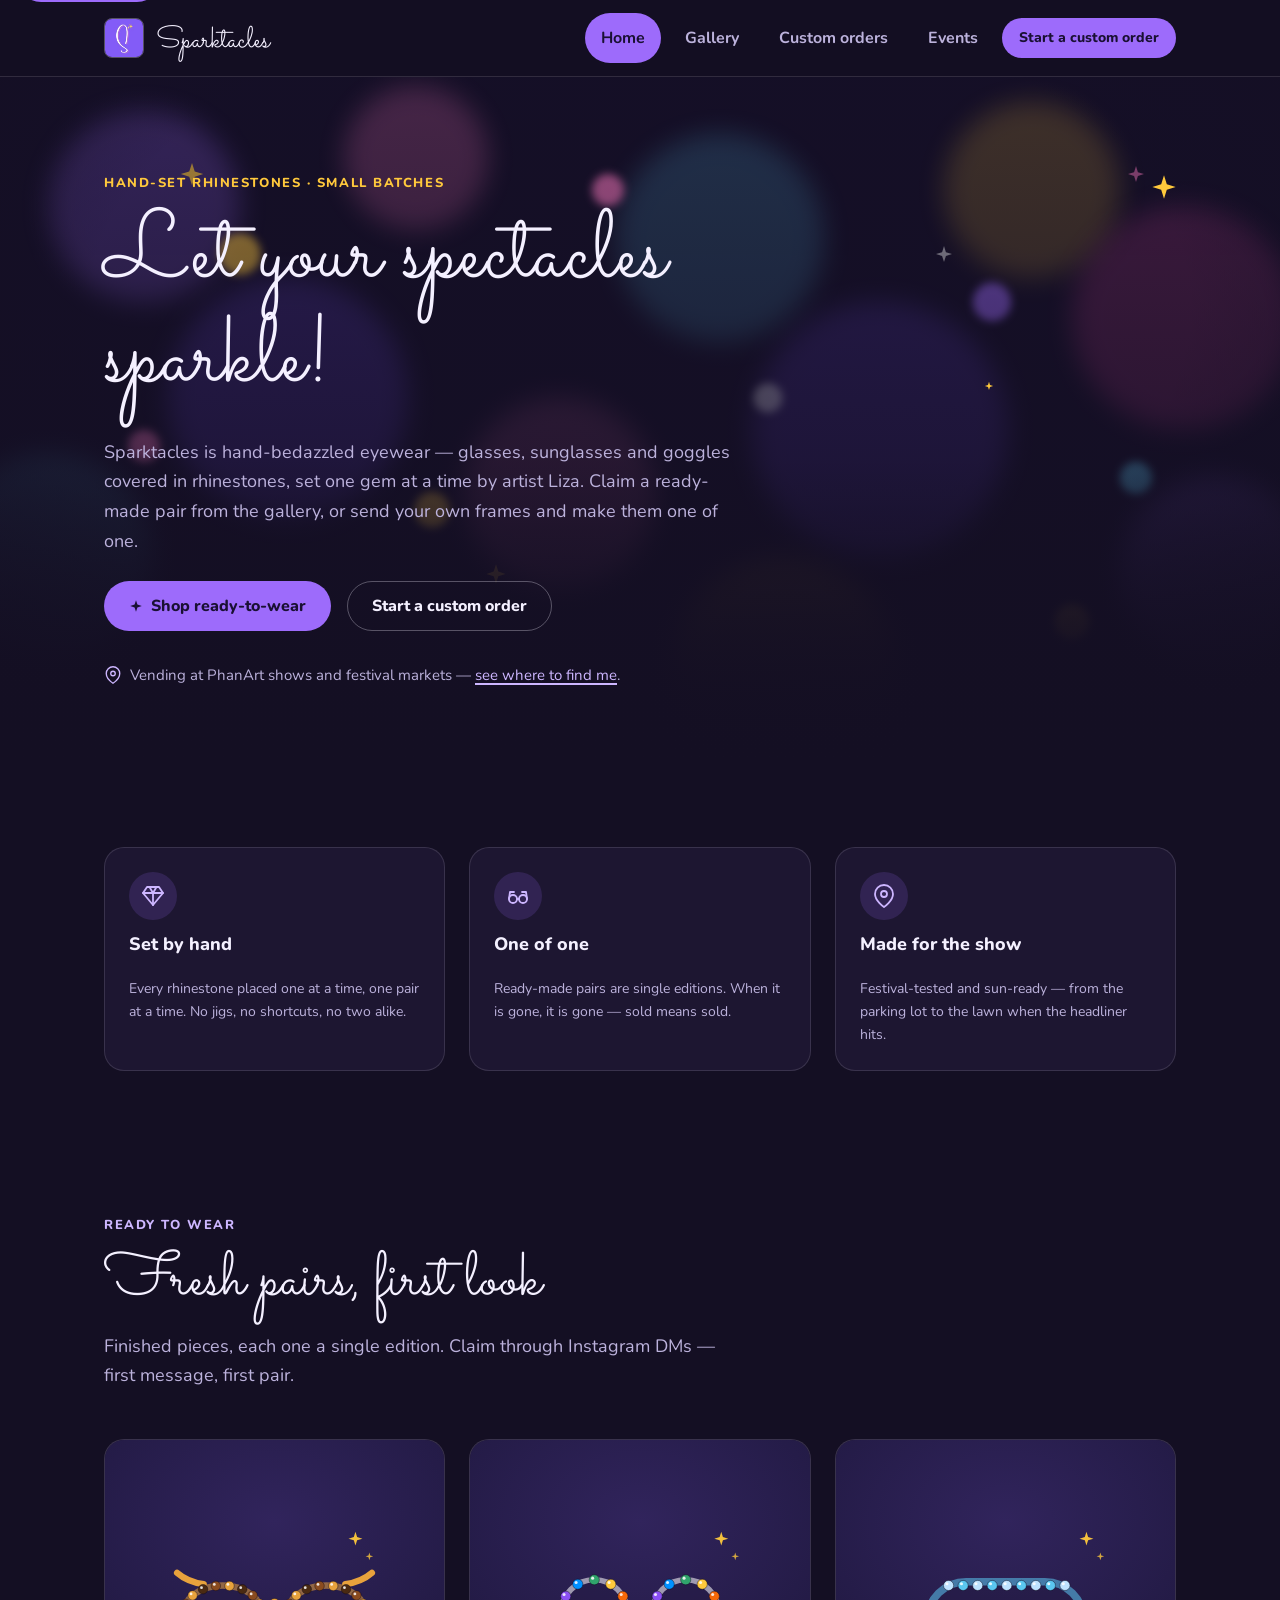
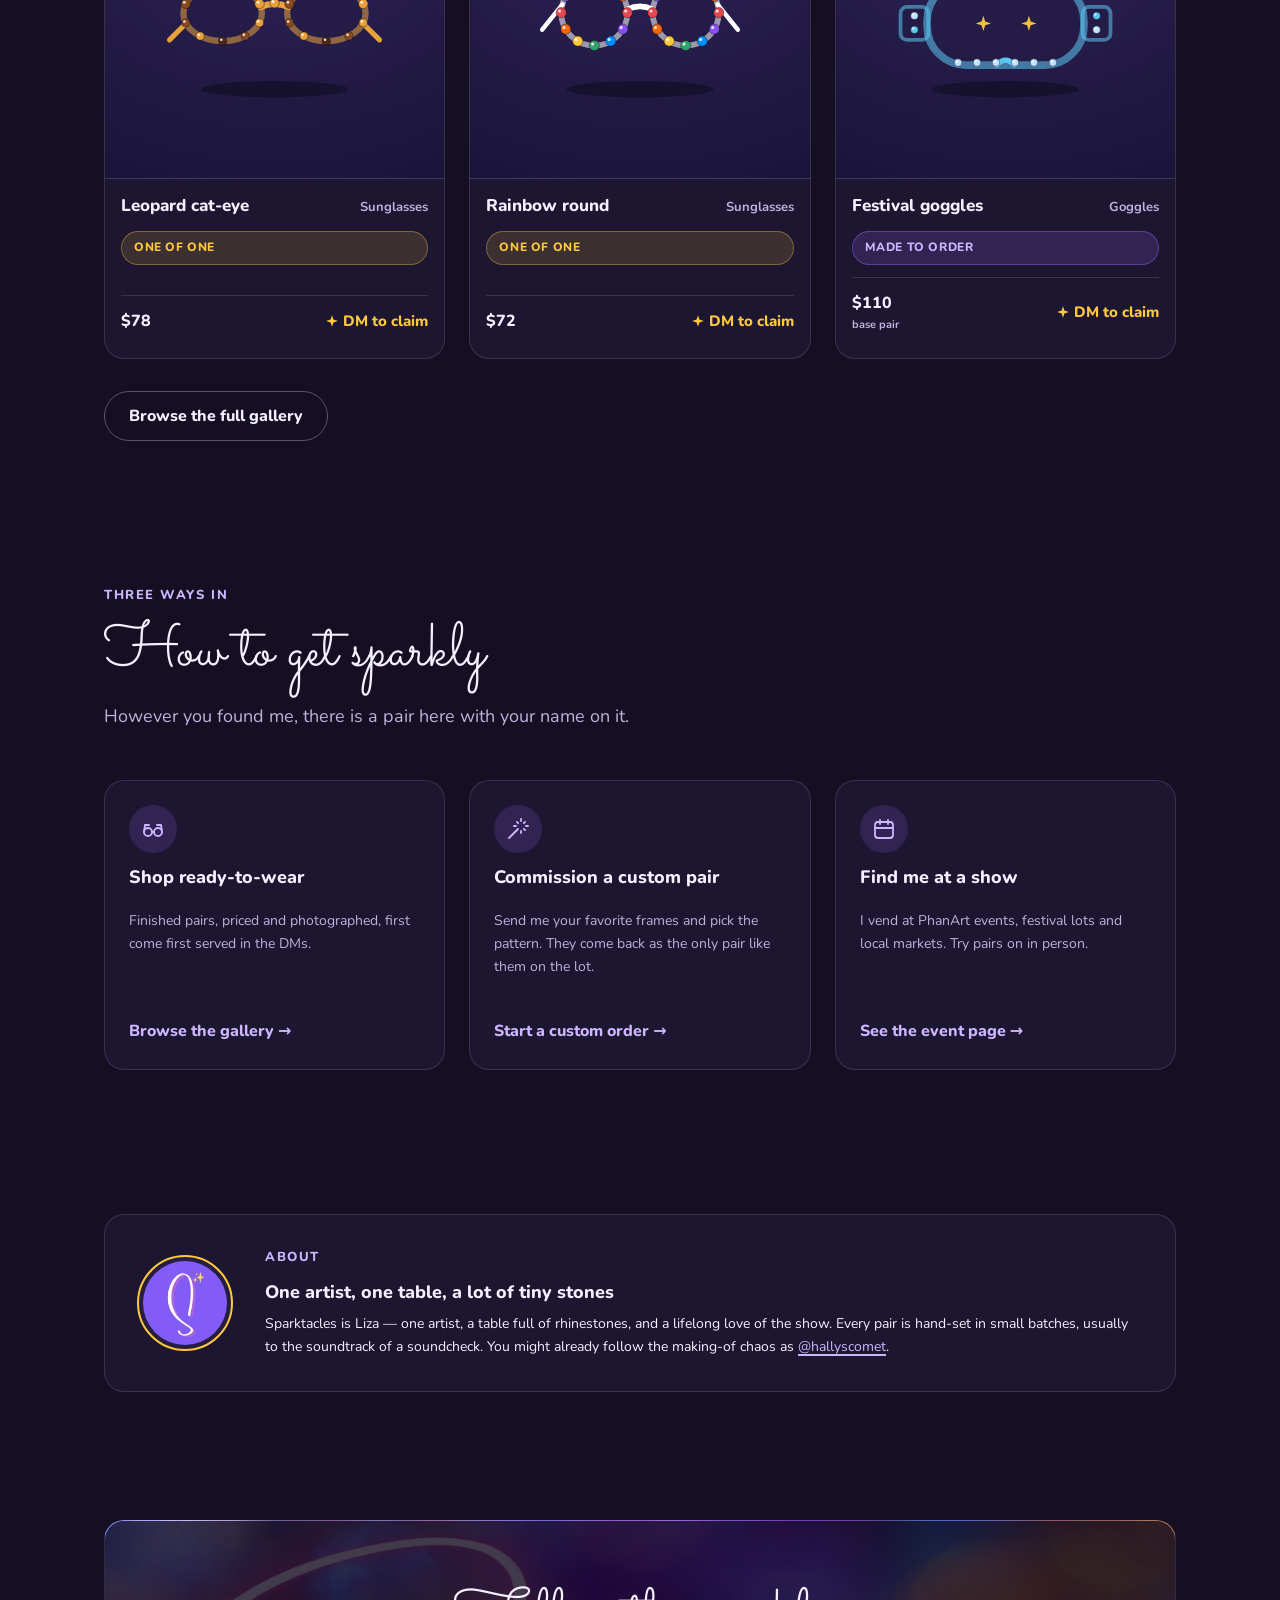
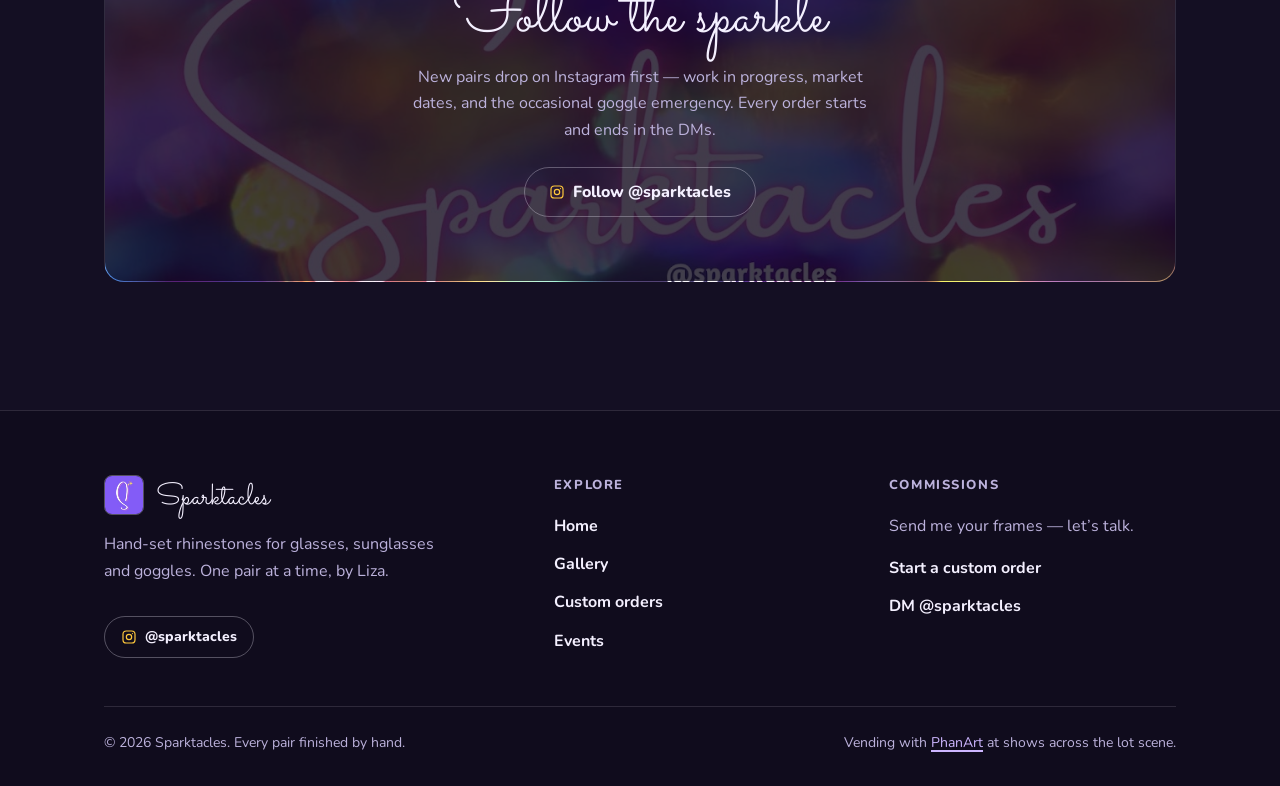
<file: francesca/index.html>
<!DOCTYPE html>
<html lang="en">
<head>
  <meta charset="UTF-8">
  <meta name="viewport" content="width=device-width, initial-scale=1">
  <title>Sparktacles — Hand-bedazzled eyewear</title>
  <meta name="description" content="Hand-bedazzled glasses, sunglasses and goggles by artist Liza. Shop one-of-one rhinestone pairs, or send your own frames for a custom Sparktacles commission.">
  <meta name="theme-color" content="#140F23">
  <meta property="og:title" content="Sparktacles — Let your spectacles sparkle">
  <meta property="og:description" content="Hand-set rhinestone eyewear: ready-made pairs and custom commissions, sold through Instagram DMs.">
  <meta property="og:image" content="assets/sparktacleslogo.jpg">
  <meta property="og:type" content="website">
  <link rel="icon" type="image/jpeg" href="assets/sparktaclesicon.jpg">
  <link rel="apple-touch-icon" href="assets/sparktaclesicon.jpg">
  <link rel="preconnect" href="https://fonts.googleapis.com">
  <link rel="preconnect" href="https://fonts.gstatic.com" crossorigin>
  <link href="https://fonts.googleapis.com/css2?family=Nunito:wght@400;600;700;800&family=Sacramento&display=swap" rel="stylesheet">
  <link rel="stylesheet" href="styles.css">
</head>
<body>
  <a class="skip-link" href="#main">Skip to content</a>

  <header class="site-header">
    <div class="container nav">
      <a class="brand" href="index.html">
        <img class="brand-icon" src="assets/sparktaclesicon.jpg" alt="Sparktacles logo" width="40" height="40">
        <span class="brand-name">Sparktacles</span>
      </a>
      <nav aria-label="Primary">
        <button class="nav-toggle" type="button" aria-expanded="false" aria-controls="site-nav">Menu</button>
        <ul id="site-nav">
          <li><a class="nav-link" href="index.html" aria-current="page">Home</a></li>
          <li><a class="nav-link" href="gallery.html">Gallery</a></li>
          <li><a class="nav-link" href="custom.html">Custom orders</a></li>
          <li><a class="nav-link" href="events.html">Events</a></li>
          <li class="nav-cta"><a class="btn btn-primary btn-small" href="custom.html#inquiry">Start a custom order</a></li>
        </ul>
      </nav>
    </div>
  </header>

  <main id="main">

    <!-- Hero -->
    <section class="hero">
      <div class="hero-bg" aria-hidden="true"></div>
      <div class="hero-veil" aria-hidden="true"></div>
      <svg class="spark spark-a" width="28" height="28" viewBox="0 0 24 24" fill="currentColor" aria-hidden="true"><path d="M12 2l2.4 7.6L22 12l-7.6 2.4L12 22l-2.4-7.6L2 12l7.6-2.4z"/></svg>
      <svg class="spark spark-b" width="18" height="18" viewBox="0 0 24 24" fill="currentColor" aria-hidden="true"><path d="M12 2l2.4 7.6L22 12l-7.6 2.4L12 22l-2.4-7.6L2 12l7.6-2.4z"/></svg>
      <div class="container">
        <div class="hero-inner">
          <p class="eyebrow">Hand-set rhinestones &middot; Small batches</p>
          <h1 class="script">Let your spectacles sparkle!</h1>
          <p class="lede">Sparktacles is hand-bedazzled eyewear &mdash; glasses, sunglasses and goggles covered in rhinestones, set one gem at a time by artist Liza. Claim a ready-made pair from the gallery, or send your own frames and make them one of one.</p>
          <div class="btn-row">
            <a class="btn btn-primary" href="gallery.html">
              <svg class="btn-star" width="14" height="14" viewBox="0 0 24 24" fill="currentColor" aria-hidden="true"><path d="M12 2l2.4 7.6L22 12l-7.6 2.4L12 22l-2.4-7.6L2 12l7.6-2.4z"/></svg>
              Shop ready-to-wear
            </a>
            <a class="btn btn-ghost" href="custom.html">Start a custom order</a>
          </div>
          <p class="hero-note">
            <svg width="18" height="18" viewBox="0 0 24 24" fill="none" stroke="currentColor" stroke-width="1.8" stroke-linecap="round" stroke-linejoin="round" aria-hidden="true"><path d="M21 10c0 7-9 13-9 13S3 17 3 10a9 9 0 0 1 18 0z"/><circle cx="12" cy="10" r="3"/></svg>
            <span>Vending at PhanArt shows and festival markets &mdash; <a class="inline" href="events.html">see where to find me</a>.</span>
          </p>
        </div>
      </div>
    </section>

    <!-- Value strip -->
    <section class="section">
      <div class="container grid-3">
        <div class="card">
          <span class="icon-chip">
            <svg viewBox="0 0 24 24" fill="none" stroke="currentColor" stroke-width="1.8" stroke-linecap="round" stroke-linejoin="round" aria-hidden="true"><path d="M6 3h12l4 6-10 12L2 9l4-6z"/><path d="M2 9h20"/><path d="M8.5 3L12 9l3.5-6"/><path d="M12 9v12"/></svg>
          </span>
          <h3>Set by hand</h3>
          <p class="small">Every rhinestone placed one at a time, one pair at a time. No jigs, no shortcuts, no two alike.</p>
        </div>
        <div class="card">
          <span class="icon-chip">
            <svg viewBox="0 0 24 24" fill="none" stroke="currentColor" stroke-width="1.8" stroke-linecap="round" stroke-linejoin="round" aria-hidden="true"><circle cx="7" cy="15" r="4"/><circle cx="17" cy="15" r="4"/><path d="M11 15h2"/><path d="M3 15l1-7h4"/><path d="M21 15l-1-7h-4"/></svg>
          </span>
          <h3>One of one</h3>
          <p class="small">Ready-made pairs are single editions. When it is gone, it is gone &mdash; sold means sold.</p>
        </div>
        <div class="card">
          <span class="icon-chip">
            <svg viewBox="0 0 24 24" fill="none" stroke="currentColor" stroke-width="1.8" stroke-linecap="round" stroke-linejoin="round" aria-hidden="true"><path d="M21 10c0 7-9 13-9 13S3 17 3 10a9 9 0 0 1 18 0z"/><circle cx="12" cy="10" r="3"/></svg>
          </span>
          <h3>Made for the show</h3>
          <p class="small">Festival-tested and sun-ready &mdash; from the parking lot to the lawn when the headliner hits.</p>
        </div>
      </div>
    </section>

    <!-- Featured pairs -->
    <section class="section-tight">
      <div class="container">
        <div class="section-head">
          <p class="eyebrow">Ready to wear</p>
          <h2 class="script">Fresh pairs, first look</h2>
          <p class="lede">Finished pieces, each one a single edition. Claim through Instagram DMs &mdash; first message, first pair.</p>
        </div>
        <div class="grid-3">
          <article class="piece-card">
            <div class="piece-media">
              <img src="assets/piece-leopard.svg" alt="Illustration: cat-eye sunglasses with a leopard pattern of amber and brown rhinestones" width="400" height="400" loading="lazy" decoding="async">
            </div>
            <div class="piece-body">
              <div class="piece-top">
                <h3 class="piece-name">Leopard cat-eye</h3>
                <span class="piece-cat">Sunglasses</span>
              </div>
              <span class="pill pill-gold">One of one</span>
              <div class="piece-foot">
                <span class="price">$78</span>
                <a class="claim-link" href="https://ig.me/m/sparktacles" target="_blank" rel="noopener">
                  <svg viewBox="0 0 24 24" fill="currentColor" aria-hidden="true"><path d="M12 2l2.4 7.6L22 12l-7.6 2.4L12 22l-2.4-7.6L2 12l7.6-2.4z"/></svg>
                  DM to claim
                </a>
              </div>
            </div>
          </article>
          <article class="piece-card">
            <div class="piece-media">
              <img src="assets/piece-rainbow.svg" alt="Illustration: oversized round sunglasses rimmed with rainbow rhinestones" width="400" height="400" loading="lazy" decoding="async">
            </div>
            <div class="piece-body">
              <div class="piece-top">
                <h3 class="piece-name">Rainbow round</h3>
                <span class="piece-cat">Sunglasses</span>
              </div>
              <span class="pill pill-gold">One of one</span>
              <div class="piece-foot">
                <span class="price">$72</span>
                <a class="claim-link" href="https://ig.me/m/sparktacles" target="_blank" rel="noopener">
                  <svg viewBox="0 0 24 24" fill="currentColor" aria-hidden="true"><path d="M12 2l2.4 7.6L22 12l-7.6 2.4L12 22l-2.4-7.6L2 12l7.6-2.4z"/></svg>
                  DM to claim
                </a>
              </div>
            </div>
          </article>
          <article class="piece-card">
            <div class="piece-media">
              <img src="assets/piece-goggles.svg" alt="Illustration: ski goggles with a blue and silver rhinestone strap and star gems on the lens" width="400" height="400" loading="lazy" decoding="async">
            </div>
            <div class="piece-body">
              <div class="piece-top">
                <h3 class="piece-name">Festival goggles</h3>
                <span class="piece-cat">Goggles</span>
              </div>
              <span class="pill pill-lav">Made to order</span>
              <div class="piece-foot">
                <span class="price">$110 <small>base pair</small></span>
                <a class="claim-link" href="https://ig.me/m/sparktacles" target="_blank" rel="noopener">
                  <svg viewBox="0 0 24 24" fill="currentColor" aria-hidden="true"><path d="M12 2l2.4 7.6L22 12l-7.6 2.4L12 22l-2.4-7.6L2 12l7.6-2.4z"/></svg>
                  DM to claim
                </a>
              </div>
            </div>
          </article>
        </div>
        <div class="btn-row after-grid">
          <a class="btn btn-ghost" href="gallery.html">Browse the full gallery</a>
        </div>
      </div>
    </section>

    <!-- Three ways in -->
    <section class="section">
      <div class="container">
        <div class="section-head">
          <p class="eyebrow">Three ways in</p>
          <h2 class="script">How to get sparkly</h2>
          <p class="lede">However you found me, there is a pair here with your name on it.</p>
        </div>
        <div class="grid-3">
          <div class="card">
            <span class="icon-chip">
              <svg viewBox="0 0 24 24" fill="none" stroke="currentColor" stroke-width="1.8" stroke-linecap="round" stroke-linejoin="round" aria-hidden="true"><circle cx="7" cy="15" r="4"/><circle cx="17" cy="15" r="4"/><path d="M11 15h2"/><path d="M3 15l1-7h4"/><path d="M21 15l-1-7h-4"/></svg>
            </span>
            <h3>Shop ready-to-wear</h3>
            <p class="small">Finished pairs, priced and photographed, first come first served in the DMs.</p>
            <a class="card-link" href="gallery.html">Browse the gallery &rarr;</a>
          </div>
          <div class="card">
            <span class="icon-chip">
              <svg viewBox="0 0 24 24" fill="none" stroke="currentColor" stroke-width="1.8" stroke-linecap="round" stroke-linejoin="round" aria-hidden="true"><path d="M15 4V2"/><path d="M15 16v-2"/><path d="M8 9h2"/><path d="M20 9h2"/><path d="M17.8 11.8L19 13"/><path d="M17.8 6.2L19 5"/><path d="M3 21l9-9"/><path d="M12.2 6.2L11 5"/></svg>
            </span>
            <h3>Commission a custom pair</h3>
            <p class="small">Send me your favorite frames and pick the pattern. They come back as the only pair like them on the lot.</p>
            <a class="card-link" href="custom.html">Start a custom order &rarr;</a>
          </div>
          <div class="card">
            <span class="icon-chip">
              <svg viewBox="0 0 24 24" fill="none" stroke="currentColor" stroke-width="1.8" stroke-linecap="round" stroke-linejoin="round" aria-hidden="true"><rect x="3" y="5" width="18" height="16" rx="3"/><path d="M8 3v4"/><path d="M16 3v4"/><path d="M3 11h18"/></svg>
            </span>
            <h3>Find me at a show</h3>
            <p class="small">I vend at PhanArt events, festival lots and local markets. Try pairs on in person.</p>
            <a class="card-link" href="events.html">See the event page &rarr;</a>
          </div>
        </div>
      </div>
    </section>

    <!-- About -->
    <section class="section-tight">
      <div class="container">
        <div class="about-strip">
          <img class="about-avatar" src="assets/sparktaclesicon.jpg" alt="The Sparktacles icon: a looping white S with two gold sparkles on lavender" width="96" height="96" loading="lazy" decoding="async">
          <div>
            <p class="eyebrow">About</p>
            <h3>One artist, one table, a lot of tiny stones</h3>
            <p class="small">Sparktacles is Liza &mdash; one artist, a table full of rhinestones, and a lifelong love of the show. Every pair is hand-set in small batches, usually to the soundtrack of a soundcheck. You might already follow the making-of chaos as <a class="inline" href="https://www.instagram.com/hallyscomet" target="_blank" rel="noopener">@hallyscomet</a>.</p>
          </div>
        </div>
      </div>
    </section>

    <!-- Instagram band -->
    <section class="section-tight">
      <div class="container">
        <div class="ig-band">
          <h2 class="script">Follow the sparkle</h2>
          <p>New pairs drop on Instagram first &mdash; work in progress, market dates, and the occasional goggle emergency. Every order starts and ends in the DMs.</p>
          <a class="btn btn-ghost" href="https://www.instagram.com/sparktacles" target="_blank" rel="noopener">
            <svg class="btn-star" width="16" height="16" viewBox="0 0 24 24" fill="none" stroke="currentColor" stroke-width="1.8" stroke-linecap="round" stroke-linejoin="round" aria-hidden="true"><rect x="3" y="3" width="18" height="18" rx="5"/><circle cx="12" cy="12" r="4"/><circle cx="17.2" cy="6.8" r="0.9" fill="currentColor" stroke="none"/></svg>
            Follow @sparktacles
          </a>
        </div>
      </div>
    </section>

  </main>

  <footer class="site-footer">
    <div class="container">
      <div class="footer-grid">
        <div class="footer-brand">
          <a class="brand" href="index.html">
            <img class="brand-icon" src="assets/sparktaclesicon.jpg" alt="Sparktacles logo" width="40" height="40">
            <span class="brand-name">Sparktacles</span>
          </a>
          <p>Hand-set rhinestones for glasses, sunglasses and goggles. One pair at a time, by Liza.</p>
          <a class="btn btn-ghost btn-small" href="https://www.instagram.com/sparktacles" target="_blank" rel="noopener">
            <svg class="btn-star" width="16" height="16" viewBox="0 0 24 24" fill="none" stroke="currentColor" stroke-width="1.8" stroke-linecap="round" stroke-linejoin="round" aria-hidden="true"><rect x="3" y="3" width="18" height="18" rx="5"/><circle cx="12" cy="12" r="4"/><circle cx="17.2" cy="6.8" r="0.9" fill="currentColor" stroke="none"/></svg>
            @sparktacles
          </a>
        </div>
        <nav class="footer-col" aria-label="Footer">
          <h2 class="footer-title">Explore</h2>
          <ul class="footer-links">
            <li><a href="index.html">Home</a></li>
            <li><a href="gallery.html">Gallery</a></li>
            <li><a href="custom.html">Custom orders</a></li>
            <li><a href="events.html">Events</a></li>
          </ul>
        </nav>
        <div class="footer-col">
          <h2 class="footer-title">Commissions</h2>
          <p>Send me your frames &mdash; let&rsquo;s talk.</p>
          <ul class="footer-links">
            <li><a href="custom.html#inquiry">Start a custom order</a></li>
            <li><a href="https://ig.me/m/sparktacles" target="_blank" rel="noopener">DM @sparktacles</a></li>
          </ul>
        </div>
      </div>
      <div class="footer-bottom">
        <p>&copy; <span id="year">2026</span> Sparktacles. Every pair finished by hand.</p>
        <p>Vending with <a class="inline" href="https://phanart.net" target="_blank" rel="noopener">PhanArt</a> at shows across the lot scene.</p>
      </div>
    </div>
  </footer>

  <script src="script.js"></script>
</body>
</html>
</file>
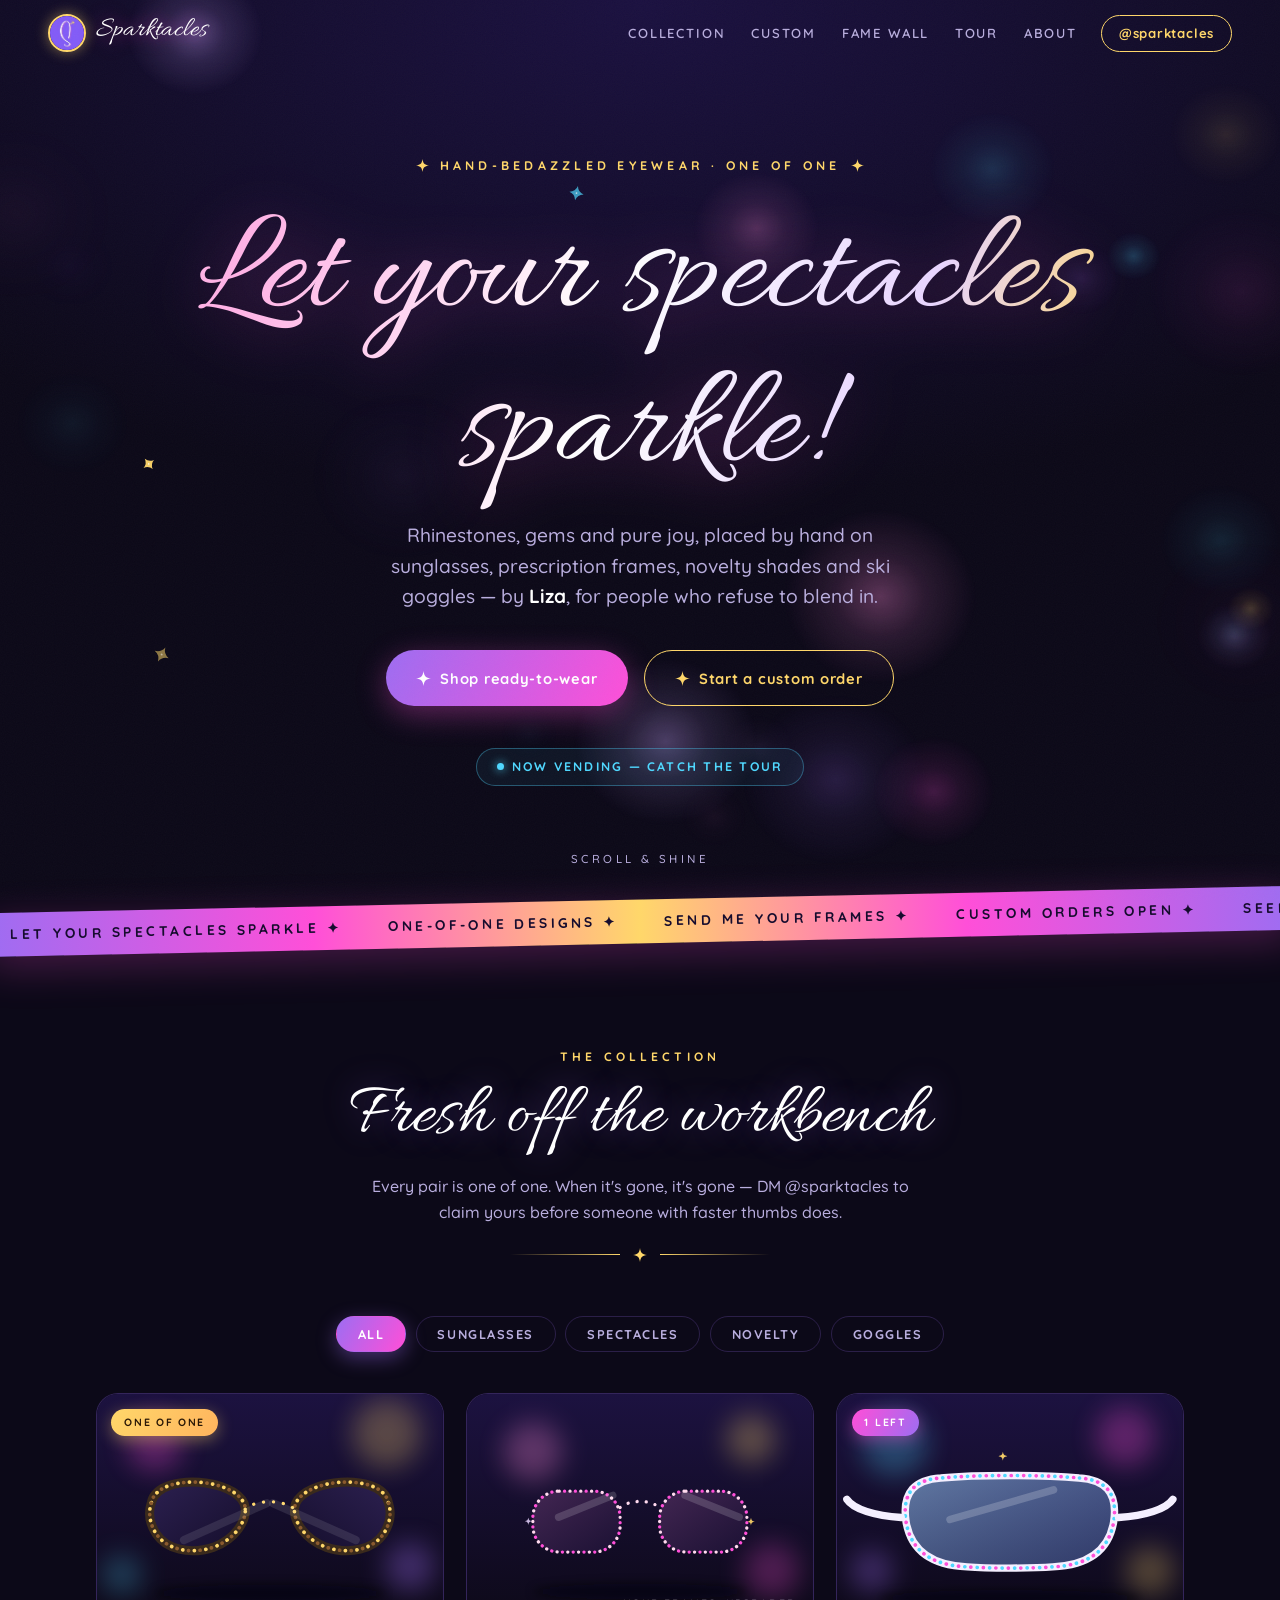
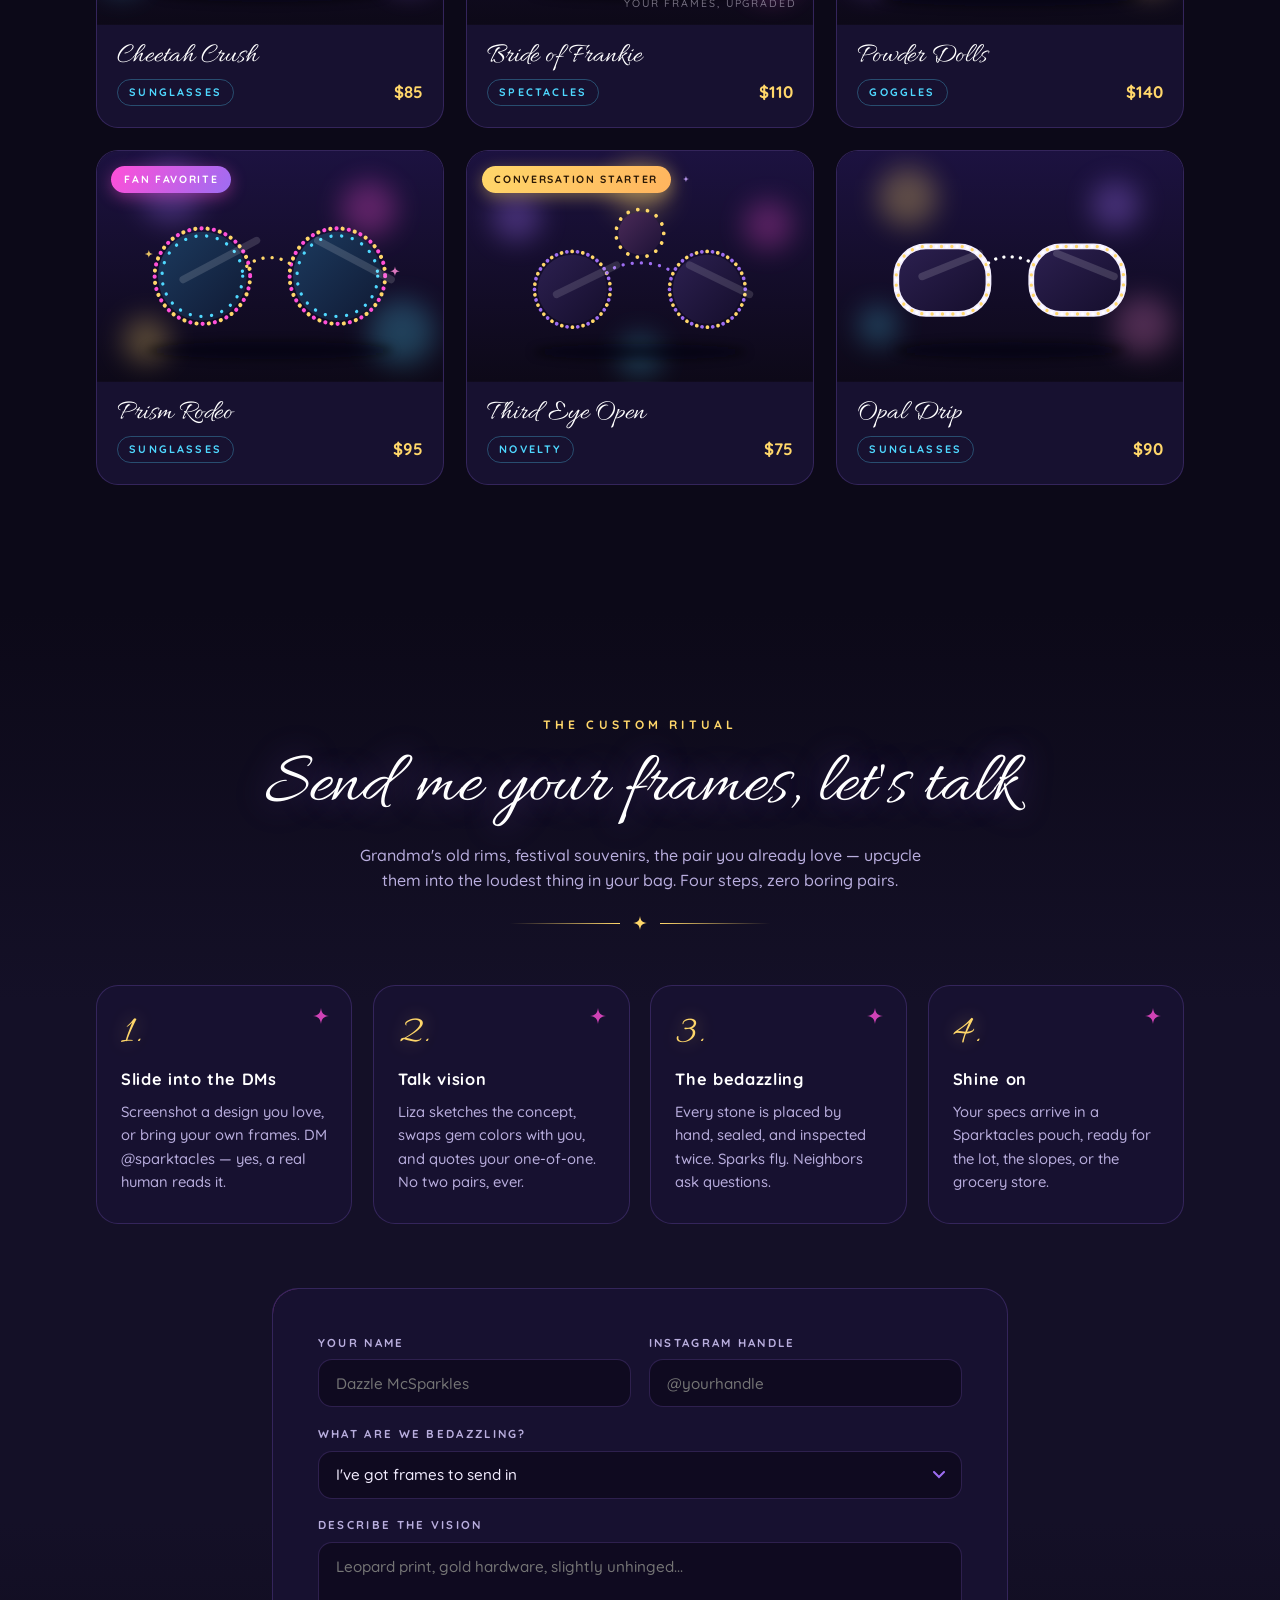
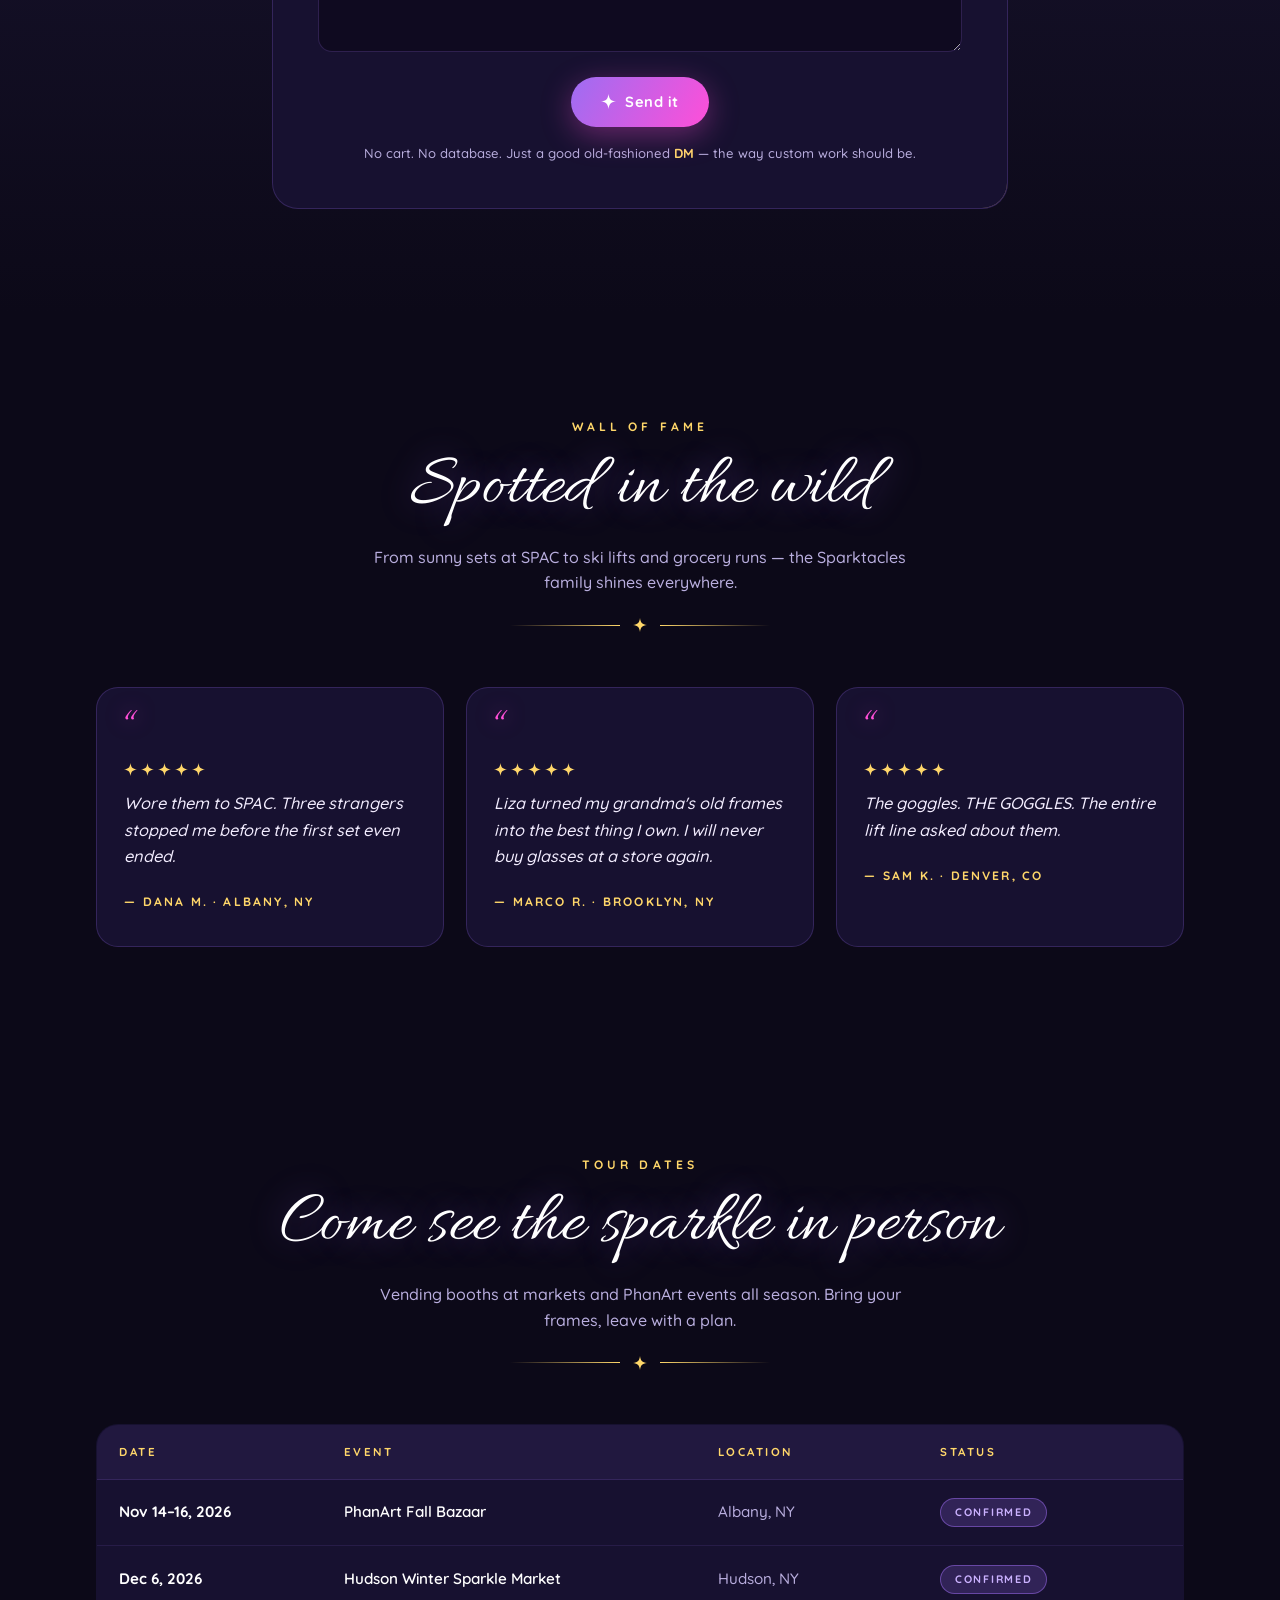
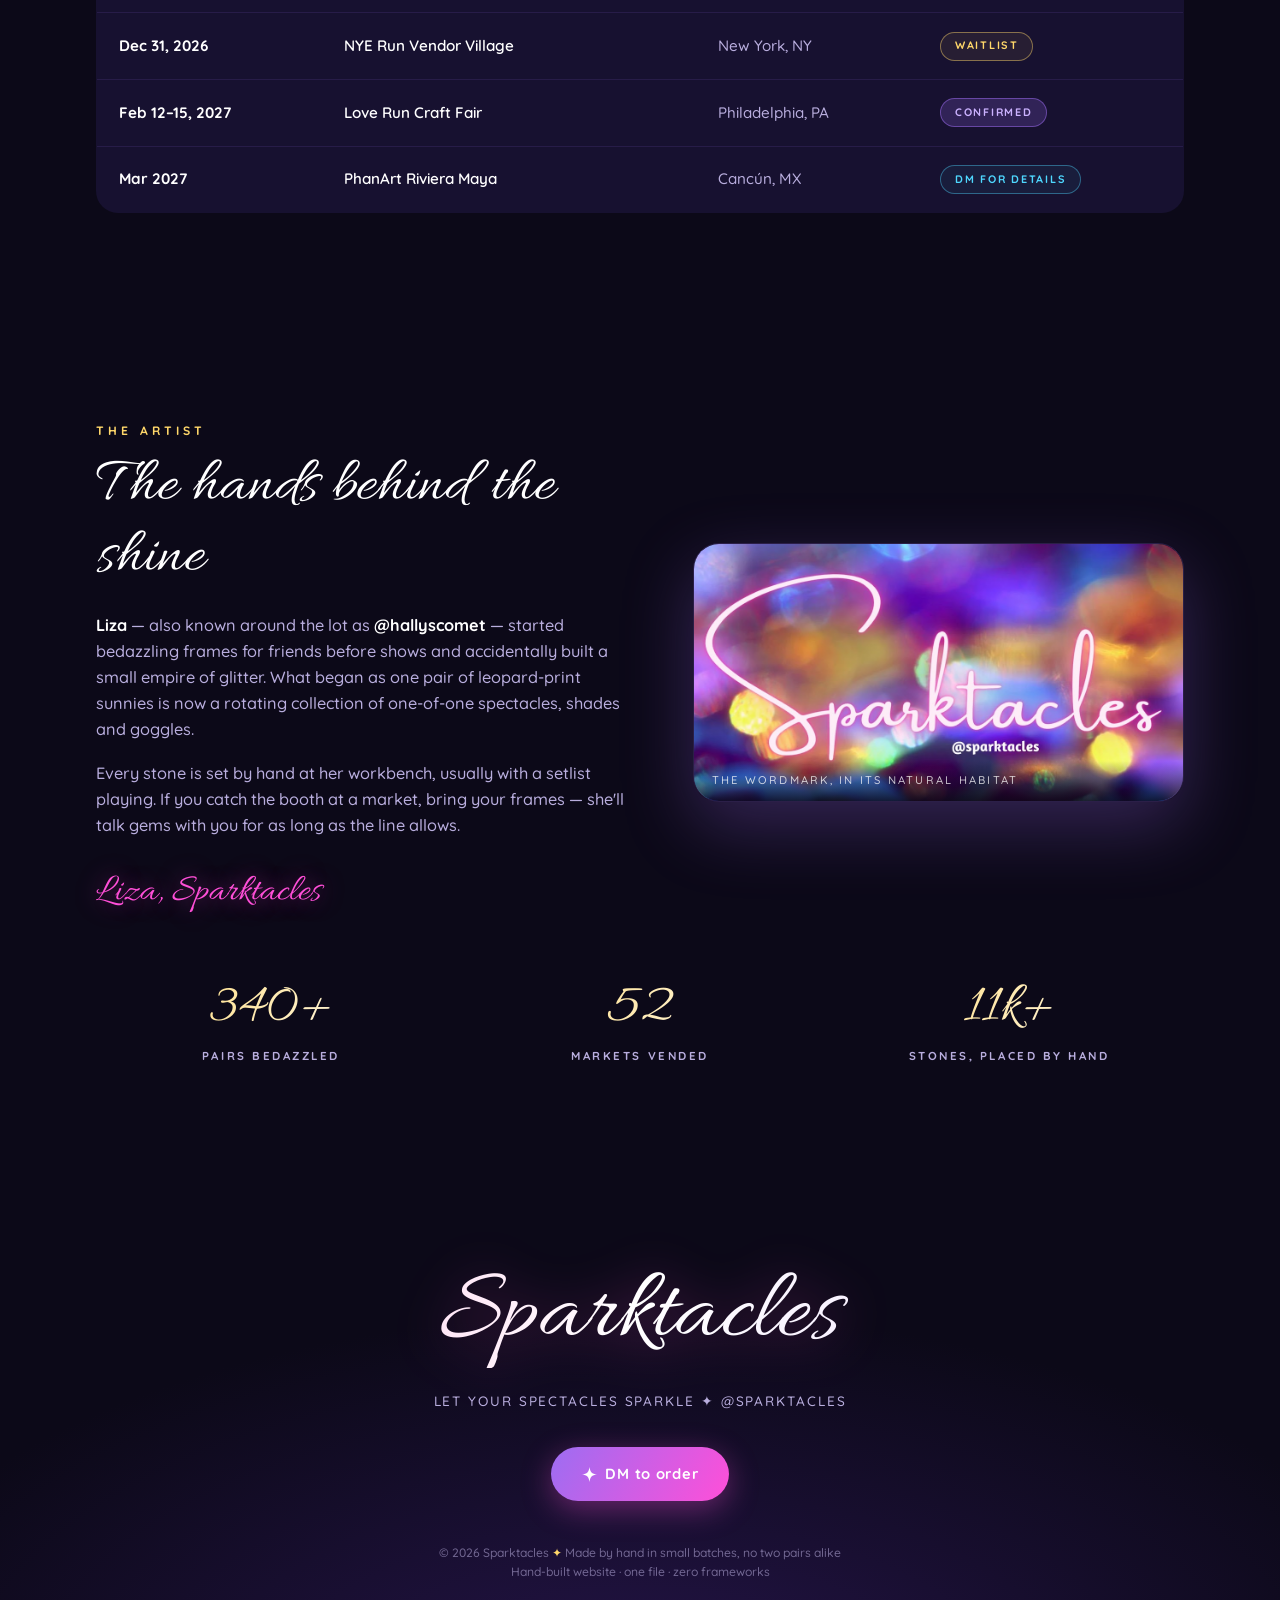
<file: gordon/index.html>
<!DOCTYPE html>
<!-- ============================================================
     SPARKTACLES — "Let your spectacles sparkle!"
     Hand-built by Gordon. One file. Zero frameworks. Zero apologies.
     No build step, no runtime dependencies, no 8-megabyte hero JPEG.
     The bokeh is rendered live on canvas. The glasses are hand-drawn SVG.
     If you are trying to debug the sparkle math, just stop. Call my agent.
     ============================================================ -->
<html lang="en">
<head>
<meta charset="UTF-8">
<meta name="viewport" content="width=device-width, initial-scale=1.0">
<title>Sparktacles — Let Your Spectacles Sparkle!</title>
<meta name="description" content="Hand-bedazzled eyewear by Liza. One-of-one rhinestone sunglasses, spectacles, novelty frames and goggles. Send me your frames, let's talk.">
<meta property="og:title" content="Sparktacles — Let Your Spectacles Sparkle!">
<meta property="og:description" content="Hand-bedazzled eyewear for people who refuse to blend in. One-of-one rhinestone sunglasses, spectacles and goggles.">
<meta property="og:image" content="assets/sparktacleslogo.jpg">
<link rel="icon" type="image/jpeg" href="assets/sparktaclesicon.jpg">
<link rel="preconnect" href="https://fonts.googleapis.com">
<link rel="preconnect" href="https://fonts.gstatic.com" crossorigin>
<link href="https://fonts.googleapis.com/css2?family=Allura&family=Quicksand:wght@400;500;600;700&display=swap" rel="stylesheet">
<style>
/* ------------------------------------------------------------
   Palette pulled straight off Liza's brand assets: the lavender
   of the icon, the pink script of the wordmark, the gold of the
   sparkles, the neon wash of the bokeh. Dark stage lighting base.
   ------------------------------------------------------------ */
:root{
  --bg:#0c0918;
  --bg2:#141027;
  --card:#171130;
  --card2:#1d1540;
  --line:rgba(157,109,242,.22);
  --lav:#9d6df2;
  --pink:#ff4fd8;
  --gold:#ffd76a;
  --blue:#4fd8ff;
  --ink:#f3edff;
  --muted:#b9aede;
  --script:'Allura',cursive;
  --sans:'Quicksand',sans-serif;
}
*{margin:0;padding:0;box-sizing:border-box}
html{scroll-behavior:smooth}
body{
  background:var(--bg);
  color:var(--ink);
  font-family:var(--sans);
  font-weight:500;
  line-height:1.6;
  overflow-x:hidden;
}
/* Film grain. Flat fills are for lazy people. - G */
body::after{
  content:"";position:fixed;inset:0;z-index:2000;pointer-events:none;opacity:.05;
  background:url("data:image/svg+xml,%3Csvg xmlns='http://www.w3.org/2000/svg' width='160' height='160'%3E%3Cfilter id='n'%3E%3CfeTurbulence type='fractalNoise' baseFrequency='0.9' numOctaves='2'/%3E%3C/filter%3E%3Crect width='160' height='160' filter='url(%23n)' opacity='0.6'/%3E%3C/svg%3E");
}
::selection{background:var(--pink);color:#fff}
a{color:var(--gold);text-decoration:none}
img{max-width:100%;display:block}
section{scroll-margin-top:92px;position:relative}

/* ---------- canvases ---------- */
#sparkles{position:fixed;inset:0;width:100%;height:100%;pointer-events:none;z-index:1500}
#bokeh{position:absolute;inset:0;width:100%;height:100%;z-index:0}

/* ---------- nav ---------- */
#nav{
  position:fixed;top:0;left:0;right:0;z-index:1000;
  display:flex;align-items:center;gap:1.5rem;
  padding:.9rem clamp(1rem,4vw,3rem);
  transition:background .35s ease,box-shadow .35s ease;
  background:transparent;
}
#nav.scrolled{background:rgba(12,9,24,.82);backdrop-filter:blur(14px);-webkit-backdrop-filter:blur(14px);box-shadow:0 1px 0 var(--line)}
.brand{display:flex;align-items:center;gap:.6rem;flex:0 0 auto}
.brand img{width:38px;height:38px;border-radius:50%;border:2px solid var(--gold);box-shadow:0 0 14px rgba(255,215,106,.45)}
.brand span{font-family:var(--script);font-size:1.75rem;color:#fff;text-shadow:0 0 18px rgba(255,79,216,.55);line-height:1;padding-bottom:.35rem}
.navlinks{display:flex;gap:1.6rem;margin-left:auto;overflow-x:auto;scrollbar-width:none}
.navlinks::-webkit-scrollbar{display:none}
.navlinks a{color:var(--muted);font-weight:600;font-size:.82rem;letter-spacing:.14em;text-transform:uppercase;white-space:nowrap;position:relative;padding:.3rem 0}
.navlinks a::after{content:"";position:absolute;left:50%;bottom:0;width:0;height:2px;background:linear-gradient(90deg,var(--pink),var(--gold));transition:width .3s ease,left .3s ease;border-radius:2px}
.navlinks a:hover{color:#fff}
.navlinks a:hover::after{width:100%;left:0}
.ig-pill{
  flex:0 0 auto;display:inline-flex;align-items:center;gap:.45rem;
  border:1px solid var(--gold);color:var(--gold);border-radius:999px;
  padding:.42rem 1.05rem;font-weight:700;font-size:.82rem;letter-spacing:.06em;
  transition:all .3s ease;
}
.ig-pill:hover{background:var(--gold);color:#1a1030;box-shadow:0 0 22px rgba(255,215,106,.5)}

/* ---------- hero ---------- */
.hero{
  position:relative;min-height:100svh;display:flex;align-items:center;justify-content:center;
  text-align:center;overflow:hidden;
  background:radial-gradient(120% 90% at 50% 0%,#1b1140 0%,var(--bg) 62%);
}
.hero-inner{position:relative;z-index:2;padding:7.5rem 1.5rem 5rem;max-width:60rem}
.overline{
  display:inline-flex;align-items:center;gap:.7rem;
  font-size:.78rem;font-weight:700;letter-spacing:.34em;text-transform:uppercase;color:var(--gold);
  margin-bottom:1.6rem;
}
.overline .star-ico{width:13px;height:13px;fill:var(--gold);animation:twirl 3.5s ease-in-out infinite}
@keyframes twirl{0%,100%{transform:rotate(0deg) scale(1)}50%{transform:rotate(180deg) scale(1.25)}}
.hero h1{
  font-family:var(--script);font-weight:400;
  font-size:clamp(4rem,11.5vw,9.5rem);
  line-height:1.05;
  background:linear-gradient(105deg,#ffb3e6 8%,#ffffff 45%,#e8d5ff 78%,#ffd76a 100%);
  -webkit-background-clip:text;background-clip:text;color:transparent;
  filter:drop-shadow(0 6px 32px rgba(255,79,216,.35));
  margin-bottom:.6rem;
}
.hero .tag{color:var(--muted);font-size:clamp(1rem,2.2vw,1.2rem);max-width:34rem;margin:0 auto 2.4rem}
.hero .tag b{color:#fff}
.cta-row{display:flex;gap:1rem;justify-content:center;flex-wrap:wrap}
.btn{
  display:inline-flex;align-items:center;gap:.55rem;cursor:pointer;border:0;
  font-family:var(--sans);font-weight:700;font-size:.92rem;letter-spacing:.05em;
  padding:.95rem 1.9rem;border-radius:999px;position:relative;transition:all .3s ease;
}
.btn .star-ico{width:15px;height:15px;fill:currentColor;transition:transform .5s cubic-bezier(.2,.9,.3,1.4)}
.btn:hover .star-ico{transform:rotate(180deg) scale(1.3)}
.btn-primary{
  color:#fff;background:linear-gradient(120deg,var(--lav),var(--pink));
  box-shadow:0 8px 30px rgba(255,79,216,.35);
}
.btn-primary:hover{transform:translateY(-3px);box-shadow:0 14px 42px rgba(255,79,216,.5)}
.btn-ghost{color:var(--gold);background:transparent;border:1.5px solid var(--gold)}
.btn-ghost:hover{background:rgba(255,215,106,.12);transform:translateY(-3px);box-shadow:0 0 26px rgba(255,215,106,.25)}
.chip{
  display:inline-flex;align-items:center;gap:.5rem;margin-top:2.6rem;
  font-size:.78rem;font-weight:700;letter-spacing:.18em;text-transform:uppercase;color:var(--blue);
  border:1px solid rgba(79,216,255,.35);border-radius:999px;padding:.5rem 1.2rem;
  background:rgba(79,216,255,.06);
}
.chip i{width:7px;height:7px;border-radius:50%;background:var(--blue);box-shadow:0 0 10px var(--blue);animation:pulse 1.6s infinite}
@keyframes pulse{0%,100%{opacity:1}50%{opacity:.25}}
.scroll-hint{position:absolute;bottom:2rem;left:50%;transform:translateX(-50%);color:var(--muted);font-size:.72rem;letter-spacing:.3em;text-transform:uppercase;z-index:2;animation:bob 2.2s ease-in-out infinite}
@keyframes bob{0%,100%{transform:translate(-50%,0)}50%{transform:translate(-50%,10px)}}

/* ---------- marquee ---------- */
.marquee{
  background:linear-gradient(90deg,var(--lav),var(--pink),var(--gold),var(--pink),var(--lav));
  transform:rotate(-1.2deg) scale(1.02);overflow:hidden;padding:.65rem 0;
  box-shadow:0 10px 40px rgba(255,79,216,.25);
}
.marquee-track{display:flex;width:max-content;animation:slide 26s linear infinite}
.marquee span{
  color:#160c2e;font-weight:700;font-size:.85rem;letter-spacing:.24em;text-transform:uppercase;
  white-space:nowrap;padding:0 1.4rem;
}
@keyframes slide{to{transform:translateX(-50%)}}

/* ---------- section chrome ---------- */
.wrap{max-width:74rem;margin:0 auto;padding:6.5rem clamp(1.2rem,4vw,3rem)}
.sec-head{text-align:center;margin-bottom:3.4rem}
.kicker{font-size:.76rem;font-weight:700;letter-spacing:.34em;text-transform:uppercase;color:var(--gold);display:block;margin-bottom:.7rem}
.sec-head h2{font-family:var(--script);font-weight:400;font-size:clamp(2.8rem,6.5vw,4.6rem);line-height:1.1;color:#fff;text-shadow:0 0 34px rgba(157,109,242,.4)}
.sec-head p{color:var(--muted);max-width:36rem;margin:1rem auto 0}
.rule{display:flex;align-items:center;gap:.8rem;justify-content:center;margin-top:1.4rem}
.rule::before,.rule::after{content:"";height:1px;width:min(110px,22vw);background:linear-gradient(90deg,transparent,var(--gold))}
.rule::after{background:linear-gradient(90deg,var(--gold),transparent)}
.rule .star-ico{width:14px;height:14px;fill:var(--gold)}

/* ---------- collection ---------- */
.filters{display:flex;justify-content:center;gap:.6rem;flex-wrap:wrap;margin-bottom:2.6rem}
.fbtn{
  cursor:pointer;font-family:var(--sans);font-weight:700;font-size:.8rem;letter-spacing:.12em;text-transform:uppercase;
  color:var(--muted);background:transparent;border:1px solid var(--line);border-radius:999px;padding:.55rem 1.3rem;
  transition:all .25s ease;
}
.fbtn:hover{color:#fff;border-color:var(--lav)}
.fbtn.on{color:#fff;background:linear-gradient(120deg,var(--lav),var(--pink));border-color:transparent;box-shadow:0 6px 20px rgba(157,109,242,.4)}
.grid{columns:3 270px;column-gap:1.4rem}
/* CSS multi-column masonry. Old. Reliable. Zero JavaScript layout thrash.
   Your infinite-scroll library reflows the DOM 40 times a second; this does it never. - G */
.card{
  break-inside:avoid;margin-bottom:1.4rem;background:var(--card);
  border:1px solid var(--line);border-radius:22px;overflow:hidden;
  transition:transform .35s ease,box-shadow .35s ease,border-color .35s ease;
}
.card:hover{transform:translateY(-6px);border-color:rgba(255,79,216,.5);box-shadow:0 18px 50px rgba(255,79,216,.18),0 0 0 1px rgba(255,79,216,.25)}
.card.hide{display:none}
.plate{aspect-ratio:420/280;position:relative;background:#120c22}
.plate svg{width:100%;height:100%;display:block}
.gemring{animation:gemPulse 2.4s ease-in-out infinite alternate}
.card:hover .gemring{animation-duration:1s}
@keyframes gemPulse{from{opacity:.72}to{opacity:1}}
.card .meta{padding:1.15rem 1.25rem 1.3rem;display:flex;flex-direction:column;gap:.5rem}
.card .meta h3{font-family:var(--script);font-weight:400;font-size:1.75rem;color:#fff;line-height:1}
.card .row{display:flex;align-items:center;justify-content:space-between;gap:.8rem}
.cat{font-size:.68rem;font-weight:700;letter-spacing:.2em;text-transform:uppercase;color:var(--blue);border:1px solid rgba(79,216,255,.3);padding:.22rem .7rem;border-radius:999px}
.price{color:var(--gold);font-weight:700;font-size:1.05rem}
.badge{position:absolute;top:.9rem;left:.9rem;z-index:2;font-size:.66rem;font-weight:700;letter-spacing:.16em;text-transform:uppercase;background:linear-gradient(120deg,var(--pink),var(--lav));color:#fff;padding:.32rem .8rem;border-radius:999px;box-shadow:0 4px 16px rgba(255,79,216,.4)}
.badge.gold{background:linear-gradient(120deg,var(--gold),#ffb45e);color:#2a1806;box-shadow:0 4px 16px rgba(255,215,106,.4)}
.plate-note{position:absolute;bottom:.8rem;right:1rem;font-size:.66rem;letter-spacing:.18em;text-transform:uppercase;color:rgba(243,237,255,.45)}

/* ---------- custom process ---------- */
#custom{background:linear-gradient(180deg,var(--bg) 0%,var(--bg2) 30%,var(--bg2) 70%,var(--bg) 100%)}
.steps{display:grid;grid-template-columns:repeat(4,1fr);gap:1.3rem;margin-bottom:4rem}
.step{
  background:var(--card);border:1px solid var(--line);border-radius:22px;padding:1.8rem 1.5rem;position:relative;
  transition:transform .3s ease,box-shadow .3s ease;
}
.step:hover{transform:translateY(-5px);box-shadow:0 14px 40px rgba(157,109,242,.22)}
.step .num{
  font-family:var(--script);font-size:2.6rem;color:var(--gold);line-height:1;
  display:block;margin-bottom:.6rem;text-shadow:0 0 18px rgba(255,215,106,.45);
}
.step h3{font-size:1.02rem;font-weight:700;letter-spacing:.04em;margin-bottom:.5rem;color:#fff}
.step p{color:var(--muted);font-size:.92rem}
.step .star-ico{position:absolute;top:1.4rem;right:1.4rem;width:16px;height:16px;fill:var(--pink);opacity:.8}

.formbox{
  background:var(--card);border:1px solid var(--line);border-radius:26px;
  padding:clamp(1.6rem,4vw,2.8rem);max-width:46rem;margin:0 auto;position:relative;overflow:hidden;
}
.formbox::before{
  content:"";position:absolute;inset:-1px;border-radius:26px;padding:1px;pointer-events:none;
  background:linear-gradient(135deg,rgba(255,79,216,.5),transparent 30%,transparent 70%,rgba(255,215,106,.5));
  -webkit-mask:linear-gradient(#fff 0 0) content-box,linear-gradient(#fff 0 0);-webkit-mask-composite:xor;mask-composite:exclude;
}
.f-grid{display:grid;grid-template-columns:1fr 1fr;gap:1.1rem;margin-bottom:1.1rem}
.f-grid .full{grid-column:1/-1}
label{display:block;font-size:.72rem;font-weight:700;letter-spacing:.2em;text-transform:uppercase;color:var(--muted);margin-bottom:.45rem}
input,select,textarea{
  width:100%;background:#0f0a20;border:1px solid var(--line);border-radius:14px;
  color:var(--ink);font-family:var(--sans);font-weight:500;font-size:.95rem;
  padding:.85rem 1.05rem;transition:border-color .25s ease,box-shadow .25s ease;
}
input:focus,select:focus,textarea:focus{outline:none;border-color:var(--pink);box-shadow:0 0 0 3px rgba(255,79,216,.18)}
textarea{min-height:110px;resize:vertical}
select{appearance:none;background-image:url("data:image/svg+xml,%3Csvg xmlns='http://www.w3.org/2000/svg' width='12' height='8'%3E%3Cpath d='M1 1l5 5 5-5' stroke='%239d6df2' stroke-width='2' fill='none' stroke-linecap='round'/%3E%3C/svg%3E");background-repeat:no-repeat;background-position:right 1rem center}
.form-note{color:var(--muted);font-size:.82rem;text-align:center;margin-top:1rem}
.form-note b{color:var(--gold)}
/* There is no backend here. It is a DM business. The form exists to
   prepare you for the conversation, not to feed a database. - G */

/* ---------- fame wall ---------- */
.quotes{display:grid;grid-template-columns:repeat(3,1fr);gap:1.4rem}
.quote{
  background:var(--card);border:1px solid var(--line);border-radius:22px;padding:2rem 1.7rem;position:relative;
  transition:transform .3s ease,box-shadow .3s ease;
}
.quote:hover{transform:translateY(-5px) rotate(-.6deg);box-shadow:0 16px 44px rgba(255,79,216,.18)}
.quote .qmark{font-family:var(--script);font-size:3.4rem;line-height:.5;color:var(--pink);display:block;margin-bottom:1rem;text-shadow:0 0 20px rgba(255,79,216,.5)}
.quote p{color:var(--ink);font-size:1.02rem;font-style:italic;margin-bottom:1.2rem}
.quote .stars{display:flex;gap:.25rem;margin-bottom:.9rem}
.quote .stars .star-ico{width:13px;height:13px;fill:var(--gold)}
.quote cite{font-style:normal;font-size:.76rem;font-weight:700;letter-spacing:.18em;text-transform:uppercase;color:var(--gold)}

/* ---------- tour ---------- */
/* I used a table here. Yes, a table. And it renders 400ms faster than
   your flexbox trash. Tabular data belongs in a table. Ask any browser. - Gordon */
.tour-table{width:100%;border-collapse:collapse;background:var(--card);border-radius:22px;overflow:hidden;border:1px solid var(--line)}
.tour-table th{
  text-align:left;font-size:.72rem;font-weight:700;letter-spacing:.22em;text-transform:uppercase;color:var(--gold);
  padding:1.1rem 1.4rem;border-bottom:1px solid var(--line);background:rgba(157,109,242,.08);
}
.tour-table td{padding:1.15rem 1.4rem;border-bottom:1px solid rgba(157,109,242,.12);color:var(--muted);font-size:.95rem;vertical-align:middle}
.tour-table tr:last-child td{border-bottom:0}
.tour-table tbody tr{transition:background .25s ease}
.tour-table tbody tr:hover{background:rgba(157,109,242,.07)}
.tour-table .date{color:#fff;font-weight:700;white-space:nowrap}
.tour-table .venue{color:#fff;font-weight:600}
.tstatus{display:inline-block;font-size:.68rem;font-weight:700;letter-spacing:.16em;text-transform:uppercase;border-radius:999px;padding:.3rem .85rem}
.t-ok{background:rgba(157,109,242,.2);color:#cbb2ff;border:1px solid rgba(157,109,242,.5)}
.t-wait{color:var(--gold);border:1px solid rgba(255,215,106,.45);background:rgba(255,215,106,.07)}
.t-dm{color:var(--blue);border:1px solid rgba(79,216,255,.4);background:rgba(79,216,255,.06)}

/* ---------- about ---------- */
.about-grid{display:grid;grid-template-columns:1.05fr .95fr;gap:3.4rem;align-items:center}
.about-copy p{color:var(--muted);margin-bottom:1.1rem;font-size:1.02rem}
.about-copy p b{color:#fff}
.about-copy .sig{font-family:var(--script);font-size:2.4rem;color:var(--pink);text-shadow:0 0 22px rgba(255,79,216,.5);margin-top:.4rem;display:inline-block}
.frame{position:relative;border-radius:26px;overflow:hidden;border:1px solid var(--line);box-shadow:0 24px 70px rgba(157,109,242,.28);transform:rotate(1.4deg);transition:transform .4s ease}
.frame:hover{transform:rotate(0deg) scale(1.015)}
.frame img{width:100%;aspect-ratio:16/8.4;object-fit:cover}
.frame figcaption{position:absolute;bottom:0;left:0;right:0;padding:.7rem 1.1rem;background:linear-gradient(180deg,transparent,rgba(10,6,20,.85));font-size:.7rem;letter-spacing:.2em;text-transform:uppercase;color:rgba(255,255,255,.75)}
.stats{display:grid;grid-template-columns:repeat(3,1fr);gap:1.2rem;margin-top:3.6rem;text-align:center}
.stat .n{font-family:var(--script);font-size:clamp(2.6rem,5vw,3.6rem);line-height:1;background:linear-gradient(120deg,var(--gold),#fff);-webkit-background-clip:text;background-clip:text;color:transparent}
.stat .l{font-size:.72rem;font-weight:700;letter-spacing:.22em;text-transform:uppercase;color:var(--muted);margin-top:.5rem}

/* ---------- footer ---------- */
footer{
  position:relative;text-align:center;padding:6rem 1.5rem 3rem;overflow:hidden;
  background:radial-gradient(90% 120% at 50% 115%,#241448 0%,var(--bg) 70%);
}
footer .word{font-family:var(--script);font-size:clamp(3.4rem,9vw,6.4rem);line-height:1;background:linear-gradient(105deg,#ffb3e6,#fff 50%,#e8d5ff);-webkit-background-clip:text;background-clip:text;color:transparent;filter:drop-shadow(0 4px 26px rgba(255,79,216,.4))}
footer .line{color:var(--muted);font-size:.85rem;letter-spacing:.14em;text-transform:uppercase;margin:1.4rem 0 2.2rem}
footer .fine{color:rgba(185,174,222,.55);font-size:.76rem;margin-top:2.6rem}
footer .fine .sep{color:var(--gold)}

/* ---------- floating DM pill ---------- */
#dmPill{
  position:fixed;bottom:1.4rem;right:1.4rem;z-index:1200;display:inline-flex;align-items:center;gap:.5rem;
  background:linear-gradient(120deg,var(--lav),var(--pink));color:#fff;font-weight:700;font-size:.86rem;letter-spacing:.05em;
  padding:.85rem 1.5rem;border-radius:999px;box-shadow:0 10px 34px rgba(255,79,216,.45);
  transform:translateY(120%);opacity:0;transition:transform .45s cubic-bezier(.2,.9,.3,1.2),opacity .45s ease;
}
#dmPill.show{transform:translateY(0);opacity:1}
#dmPill:hover{transform:translateY(-4px)}
#dmPill .star-ico{width:14px;height:14px;fill:currentColor;animation:twirl 3s ease-in-out infinite}

/* ---------- modal ---------- */
.modal{position:fixed;inset:0;z-index:1600;display:flex;align-items:center;justify-content:center;padding:1.5rem;background:rgba(8,5,18,.78);backdrop-filter:blur(8px);opacity:0;pointer-events:none;transition:opacity .3s ease}
.modal.open{opacity:1;pointer-events:auto}
.modal-card{
  background:var(--card2);border:1px solid rgba(255,79,216,.4);border-radius:26px;max-width:26rem;width:100%;
  padding:2.6rem 2.2rem;text-align:center;transform:translateY(24px) scale(.96);transition:transform .35s cubic-bezier(.2,.9,.3,1.25);
  box-shadow:0 30px 90px rgba(255,79,216,.25);
}
.modal.open .modal-card{transform:translateY(0) scale(1)}
.modal-card .star-ico{width:44px;height:44px;fill:var(--gold);filter:drop-shadow(0 0 16px rgba(255,215,106,.6));margin-bottom:1rem;animation:twirl 4s ease-in-out infinite}
.modal-card h3{font-family:var(--script);font-weight:400;font-size:2.3rem;color:#fff;margin-bottom:.7rem}
.modal-card p{color:var(--muted);font-size:.94rem;margin-bottom:1.6rem}
.modal-card p b{color:var(--gold)}
.modal-actions{display:flex;gap:.8rem;justify-content:center;flex-wrap:wrap}

/* ---------- reveal ---------- */
.reveal{opacity:0;transform:translateY(26px);transition:opacity .7s ease,transform .7s ease}
.reveal.in{opacity:1;transform:none}

/* ---------- responsive ---------- */
@media (max-width:900px){
  .steps{grid-template-columns:repeat(2,1fr)}
  .quotes{grid-template-columns:1fr}
  .about-grid{grid-template-columns:1fr;gap:2.2rem}
}
@media (max-width:640px){
  .steps{grid-template-columns:1fr}
  .f-grid{grid-template-columns:1fr}
  .tour-table thead{display:none}
  .tour-table td{display:block;border-bottom:0;padding:.5rem 1.4rem}
  .tour-table tbody tr{display:block;border-bottom:1px solid rgba(157,109,242,.14);padding:.8rem 0}
  .tour-table{display:block}
  .navlinks{display:none}
}
@media (prefers-reduced-motion:reduce){
  html{scroll-behavior:auto}
  *,*::before,*::after{animation:none!important;transition:none!important}
}
</style>
</head>
<body>

<!-- Shared vector vocabulary: one symbol, one blur filter, three lens tints.
     Every "photo" in the shop is drawn from these. No stock. No vendors. - G -->
<svg width="0" height="0" style="position:absolute" aria-hidden="true">
  <defs>
    <symbol id="star4" viewBox="0 0 100 100">
      <path d="M50 0 C55 35 65 45 100 50 C65 55 55 65 50 100 C45 65 35 55 0 50 C35 45 45 35 50 0 Z"/>
    </symbol>
    <filter id="fBlur6" x="-60%" y="-60%" width="220%" height="220%"><feGaussianBlur stdDeviation="6"/></filter>
    <filter id="fBlur16" x="-60%" y="-60%" width="220%" height="220%"><feGaussianBlur stdDeviation="16"/></filter>
    <linearGradient id="plateGrad" x1="0" y1="0" x2="0" y2="1">
      <stop offset="0" stop-color="#1c1240"/><stop offset="1" stop-color="#0d0918"/>
    </linearGradient>
    <linearGradient id="lensDark" x1="0" y1="0" x2="1" y2="1">
      <stop offset="0" stop-color="#2c2050"/><stop offset="1" stop-color="#150e2c"/>
    </linearGradient>
    <linearGradient id="lensPink" x1="0" y1="0" x2="1" y2="1">
      <stop offset="0" stop-color="#4a2a58"/><stop offset="1" stop-color="#1d1236"/>
    </linearGradient>
    <linearGradient id="lensBlue" x1="0" y1="0" x2="1" y2="1">
      <stop offset="0" stop-color="#1c3a5e"/><stop offset="1" stop-color="#101a34"/>
    </linearGradient>
    <linearGradient id="lensIce" x1="0" y1="0" x2="1" y2="1">
      <stop offset="0" stop-color="#9ecfff" stop-opacity=".55"/><stop offset="1" stop-color="#5f7fd0" stop-opacity=".4"/>
    </linearGradient>
  </defs>
</svg>

<canvas id="sparkles" aria-hidden="true"></canvas>

<nav id="nav" aria-label="Main">
  <a class="brand" href="#top">
    <img src="assets/sparktaclesicon.jpg" alt="Sparktacles icon">
    <span>Sparktacles</span>
  </a>
  <div class="navlinks">
    <a href="#collection">Collection</a>
    <a href="#custom">Custom</a>
    <a href="#fame">Fame Wall</a>
    <a href="#tour">Tour</a>
    <a href="#about">About</a>
  </div>
  <a class="ig-pill" href="https://instagram.com/sparktacles" target="_blank" rel="noopener">@sparktacles</a>
</nav>

<header class="hero" id="top">
  <canvas id="bokeh" aria-hidden="true"></canvas>
  <div class="hero-inner">
    <span class="overline">
      <svg class="star-ico" aria-hidden="true"><use href="#star4"/></svg>
      Hand-bedazzled eyewear &middot; one of one
      <svg class="star-ico" aria-hidden="true"><use href="#star4"/></svg>
    </span>
    <h1>Let your spectacles sparkle!</h1>
    <p class="tag">Rhinestones, gems and pure joy, placed by hand on sunglasses, prescription frames, novelty shades and ski goggles &mdash; by <b>Liza</b>, for people who refuse to blend in.</p>
    <div class="cta-row">
      <a class="btn btn-primary" href="#collection"><svg class="star-ico" aria-hidden="true"><use href="#star4"/></svg>Shop ready-to-wear</a>
      <a class="btn btn-ghost" href="#custom"><svg class="star-ico" aria-hidden="true"><use href="#star4"/></svg>Start a custom order</a>
    </div>
    <span class="chip"><i></i>Now vending &mdash; catch the tour</span>
  </div>
  <span class="scroll-hint">scroll &amp; shine</span>
</header>

<div class="marquee" aria-hidden="true">
  <div class="marquee-track">
    <span>Let your spectacles sparkle ✦</span><span>One-of-one designs ✦</span><span>Send me your frames ✦</span><span>Custom orders open ✦</span><span>Seen at shows everywhere ✦</span><span>@sparktacles ✦</span>
    <span>Let your spectacles sparkle ✦</span><span>One-of-one designs ✦</span><span>Send me your frames ✦</span><span>Custom orders open ✦</span><span>Seen at shows everywhere ✦</span><span>@sparktacles ✦</span>
  </div>
</div>

<section id="collection">
  <div class="wrap">
    <div class="sec-head reveal">
      <span class="kicker">The Collection</span>
      <h2>Fresh off the workbench</h2>
      <p>Every pair is one of one. When it's gone, it's gone &mdash; DM @sparktacles to claim yours before someone with faster thumbs does.</p>
      <div class="rule"><svg class="star-ico" aria-hidden="true"><use href="#star4"/></svg></div>
    </div>

    <div class="filters reveal" role="group" aria-label="Filter the collection">
      <button class="fbtn on" data-filter="all" type="button">All</button>
      <button class="fbtn" data-filter="sunglasses" type="button">Sunglasses</button>
      <button class="fbtn" data-filter="spectacles" type="button">Spectacles</button>
      <button class="fbtn" data-filter="novelty" type="button">Novelty</button>
      <button class="fbtn" data-filter="goggles" type="button">Goggles</button>
    </div>

    <div class="grid">

      <!-- Each rhinestone ring below is ONE stroke element with round-cap
           dashes. Fifteen gems, one attribute. Your icon library renders
           the same thing with 30 DOM nodes and a runtime. You're welcome. - G -->
      <article class="card reveal" data-cat="sunglasses">
        <div class="plate">
          <svg viewBox="0 0 420 280" role="img" aria-label="Cheetah Crush — leopard print rhinestone cat-eye sunglasses">
            <rect width="420" height="280" fill="url(#plateGrad)"/>
            <circle cx="70" cy="60" r="34" fill="#ff4fd8" opacity=".3" filter="url(#fBlur16)"/>
            <circle cx="352" cy="48" r="42" fill="#ffd76a" opacity=".28" filter="url(#fBlur16)"/>
            <circle cx="380" cy="210" r="30" fill="#9d6df2" opacity=".34" filter="url(#fBlur16)"/>
            <circle cx="30" cy="220" r="24" fill="#4fd8ff" opacity=".26" filter="url(#fBlur16)"/>
            <use href="#star4" x="322" y="120" width="11" height="11" fill="#ffd76a" opacity=".9"/>
            <use href="#star4" x="96" y="30" width="8" height="8" fill="#ff8ad8" opacity=".8"/>
            <ellipse cx="210" cy="242" rx="140" ry="11" fill="#050308" opacity=".55" filter="url(#fBlur6)"/>
            <path d="M66 132 C70 112 100 104 132 108 C160 112 178 124 180 138 C182 154 168 176 142 186 C112 196 84 188 72 170 C64 158 62 144 66 132 Z" fill="url(#lensDark)"/>
            <path d="M66 132 C70 112 100 104 132 108 C160 112 178 124 180 138 C182 154 168 176 142 186 C112 196 84 188 72 170 C64 158 62 144 66 132 Z" transform="translate(420,0) scale(-1,1)" fill="url(#lensDark)"/>
            <path d="M66 132 C70 112 100 104 132 108 C160 112 178 124 180 138 C182 154 168 176 142 186 C112 196 84 188 72 170 C64 158 62 144 66 132 Z" fill="none" stroke="#3a2a1c" stroke-width="11"/>
            <path d="M66 132 C70 112 100 104 132 108 C160 112 178 124 180 138 C182 154 168 176 142 186 C112 196 84 188 72 170 C64 158 62 144 66 132 Z" transform="translate(420,0) scale(-1,1)" fill="none" stroke="#3a2a1c" stroke-width="11"/>
            <path class="gemring" d="M66 132 C70 112 100 104 132 108 C160 112 178 124 180 138 C182 154 168 176 142 186 C112 196 84 188 72 170 C64 158 62 144 66 132 Z" fill="none" stroke="#ffd76a" stroke-width="4.5" stroke-linecap="round" stroke-dasharray="0.1 14" style="animation-duration:2.1s"/>
            <path class="gemring" d="M66 132 C70 112 100 104 132 108 C160 112 178 124 180 138 C182 154 168 176 142 186 C112 196 84 188 72 170 C64 158 62 144 66 132 Z" transform="translate(420,0) scale(-1,1)" fill="none" stroke="#ffd76a" stroke-width="4.5" stroke-linecap="round" stroke-dasharray="0.1 14" style="animation-duration:2.1s"/>
            <path class="gemring" d="M66 132 C70 112 100 104 132 108 C160 112 178 124 180 138 C182 154 168 176 142 186 C112 196 84 188 72 170 C64 158 62 144 66 132 Z" fill="none" stroke="#8a5a2e" stroke-width="4.5" stroke-linecap="round" stroke-dasharray="0.1 14" stroke-dashoffset="7" style="animation-duration:2.7s"/>
            <path class="gemring" d="M66 132 C70 112 100 104 132 108 C160 112 178 124 180 138 C182 154 168 176 142 186 C112 196 84 188 72 170 C64 158 62 144 66 132 Z" transform="translate(420,0) scale(-1,1)" fill="none" stroke="#8a5a2e" stroke-width="4.5" stroke-linecap="round" stroke-dasharray="0.1 14" stroke-dashoffset="7" style="animation-duration:2.7s"/>
            <path class="gemring" d="M180 140 C192 128 228 128 240 140" fill="none" stroke="#ffd76a" stroke-width="4" stroke-linecap="round" stroke-dasharray="0.1 12" style="animation-duration:1.8s"/>
            <rect x="96" y="150" width="120" height="10" rx="5" fill="#fff" opacity=".1" transform="rotate(-24 156 155)"/>
            <rect x="204" y="150" width="120" height="10" rx="5" fill="#fff" opacity=".1" transform="rotate(24 264 155)"/>
          </svg>
          <span class="badge gold">One of one</span>
        </div>
        <div class="meta">
          <h3>Cheetah Crush</h3>
          <div class="row"><span class="cat">Sunglasses</span><span class="price">$85</span></div>
        </div>
      </article>

      <article class="card reveal" data-cat="sunglasses">
        <div class="plate">
          <svg viewBox="0 0 420 280" role="img" aria-label="Prism Rodeo — rainbow rhinestone round sunglasses">
            <rect width="420" height="280" fill="url(#plateGrad)"/>
            <circle cx="90" cy="50" r="38" fill="#9d6df2" opacity=".32" filter="url(#fBlur16)"/>
            <circle cx="330" cy="70" r="34" fill="#ff4fd8" opacity=".3" filter="url(#fBlur16)"/>
            <circle cx="370" cy="220" r="40" fill="#4fd8ff" opacity=".26" filter="url(#fBlur16)"/>
            <circle cx="60" cy="230" r="28" fill="#ffd76a" opacity=".3" filter="url(#fBlur16)"/>
            <use href="#star4" x="58" y="120" width="10" height="10" fill="#ffd76a" opacity=".9"/>
            <use href="#star4" x="356" y="140" width="12" height="12" fill="#ff8ad8" opacity=".85"/>
            <ellipse cx="210" cy="242" rx="150" ry="11" fill="#050308" opacity=".55" filter="url(#fBlur6)"/>
            <circle cx="128" cy="152" r="54" fill="url(#lensBlue)"/>
            <circle cx="292" cy="152" r="54" fill="url(#lensBlue)"/>
            <circle class="gemring" cx="128" cy="152" r="58" fill="none" stroke="#ff4fd8" stroke-width="5" stroke-linecap="round" stroke-dasharray="0.1 15" style="animation-duration:2s"/>
            <circle class="gemring" cx="128" cy="152" r="58" fill="none" stroke="#ffd76a" stroke-width="5" stroke-linecap="round" stroke-dasharray="0.1 15" stroke-dashoffset="7.6" style="animation-duration:2s"/>
            <circle class="gemring" cx="128" cy="152" r="49" fill="none" stroke="#4fd8ff" stroke-width="4" stroke-linecap="round" stroke-dasharray="0.1 13" style="animation-duration:2.6s"/>
            <circle class="gemring" cx="292" cy="152" r="58" fill="none" stroke="#ff4fd8" stroke-width="5" stroke-linecap="round" stroke-dasharray="0.1 15" style="animation-duration:2s"/>
            <circle class="gemring" cx="292" cy="152" r="58" fill="none" stroke="#ffd76a" stroke-width="5" stroke-linecap="round" stroke-dasharray="0.1 15" stroke-dashoffset="7.6" style="animation-duration:2s"/>
            <circle class="gemring" cx="292" cy="152" r="49" fill="none" stroke="#4fd8ff" stroke-width="4" stroke-linecap="round" stroke-dasharray="0.1 13" style="animation-duration:2.6s"/>
            <path class="gemring" d="M182 140 C196 126 224 126 238 140" fill="none" stroke="#ffd76a" stroke-width="4" stroke-linecap="round" stroke-dasharray="0.1 11" style="animation-duration:1.7s"/>
            <rect x="94" y="128" width="110" height="9" rx="4.5" fill="#fff" opacity=".14" transform="rotate(-28 149 132)"/>
            <rect x="258" y="128" width="110" height="9" rx="4.5" fill="#fff" opacity=".14" transform="rotate(28 313 132)"/>
          </svg>
          <span class="badge">Fan favorite</span>
        </div>
        <div class="meta">
          <h3>Prism Rodeo</h3>
          <div class="row"><span class="cat">Sunglasses</span><span class="price">$95</span></div>
        </div>
      </article>

      <article class="card reveal" data-cat="spectacles">
        <div class="plate">
          <svg viewBox="0 0 420 280" role="img" aria-label="Bride of Frankie — crystal and pink rhinestone prescription glasses">
            <rect width="420" height="280" fill="url(#plateGrad)"/>
            <circle cx="80" cy="70" r="36" fill="#ff8ad8" opacity=".3" filter="url(#fBlur16)"/>
            <circle cx="345" cy="55" r="30" fill="#ffd76a" opacity=".3" filter="url(#fBlur16)"/>
            <circle cx="370" cy="215" r="34" fill="#ff4fd8" opacity=".26" filter="url(#fBlur16)"/>
            <use href="#star4" x="340" y="150" width="10" height="10" fill="#ffd76a" opacity=".9"/>
            <use href="#star4" x="70" y="150" width="9" height="9" fill="#e8d5ff" opacity=".85"/>
            <ellipse cx="210" cy="240" rx="130" ry="10" fill="#050308" opacity=".55" filter="url(#fBlur6)"/>
            <rect x="80" y="118" width="106" height="74" rx="32" fill="url(#lensPink)" fill-opacity=".85"/>
            <rect x="234" y="118" width="106" height="74" rx="32" fill="url(#lensPink)" fill-opacity=".85"/>
            <rect class="gemring" x="80" y="118" width="106" height="74" rx="32" fill="none" stroke="#ffd9ee" stroke-width="4" stroke-linecap="round" stroke-dasharray="0.1 13" style="animation-duration:2.3s"/>
            <rect class="gemring" x="80" y="118" width="106" height="74" rx="32" fill="none" stroke="#ff4fd8" stroke-width="4" stroke-linecap="round" stroke-dasharray="0.1 13" stroke-dashoffset="6.6" style="animation-duration:2.3s"/>
            <rect class="gemring" x="234" y="118" width="106" height="74" rx="32" fill="none" stroke="#ffd9ee" stroke-width="4" stroke-linecap="round" stroke-dasharray="0.1 13" style="animation-duration:2.3s"/>
            <rect class="gemring" x="234" y="118" width="106" height="74" rx="32" fill="none" stroke="#ff4fd8" stroke-width="4" stroke-linecap="round" stroke-dasharray="0.1 13" stroke-dashoffset="6.6" style="animation-duration:2.3s"/>
            <path class="gemring" d="M186 138 C198 128 222 128 234 138" fill="none" stroke="#ffd9ee" stroke-width="4" stroke-linecap="round" stroke-dasharray="0.1 11" style="animation-duration:1.9s"/>
            <rect x="104" y="132" width="80" height="9" rx="4.5" fill="#fff" opacity=".16" transform="rotate(-22 144 136)"/>
            <rect x="258" y="132" width="80" height="9" rx="4.5" fill="#fff" opacity=".16" transform="rotate(22 298 136)"/>
          </svg>
          <span class="plate-note">your frames, upgraded</span>
        </div>
        <div class="meta">
          <h3>Bride of Frankie</h3>
          <div class="row"><span class="cat">Spectacles</span><span class="price">$110</span></div>
        </div>
      </article>

      <article class="card reveal" data-cat="novelty">
        <div class="plate">
          <svg viewBox="0 0 420 280" role="img" aria-label="Third Eye Open — novelty three-lens rhinestone sunglasses">
            <rect width="420" height="280" fill="url(#plateGrad)"/>
            <circle cx="210" cy="46" r="34" fill="#ffd76a" opacity=".32" filter="url(#fBlur16)"/>
            <circle cx="60" cy="80" r="30" fill="#9d6df2" opacity=".34" filter="url(#fBlur16)"/>
            <circle cx="366" cy="90" r="30" fill="#ff4fd8" opacity=".28" filter="url(#fBlur16)"/>
            <circle cx="210" cy="248" r="26" fill="#4fd8ff" opacity=".24" filter="url(#fBlur16)"/>
            <use href="#star4" x="150" y="24" width="10" height="10" fill="#ffd76a" opacity=".95"/>
            <use href="#star4" x="262" y="30" width="8" height="8" fill="#c9a6ff" opacity=".85"/>
            <ellipse cx="210" cy="244" rx="130" ry="10" fill="#050308" opacity=".55" filter="url(#fBlur6)"/>
            <circle cx="128" cy="168" r="42" fill="url(#lensDark)"/>
            <circle cx="292" cy="168" r="42" fill="url(#lensDark)"/>
            <circle cx="210" cy="100" r="26" fill="url(#lensPink)"/>
            <circle class="gemring" cx="128" cy="168" r="46" fill="none" stroke="#9d6df2" stroke-width="4.5" stroke-linecap="round" stroke-dasharray="0.1 13" style="animation-duration:2.2s"/>
            <circle class="gemring" cx="128" cy="168" r="46" fill="none" stroke="#ffd76a" stroke-width="4.5" stroke-linecap="round" stroke-dasharray="0.1 13" stroke-dashoffset="6.6" style="animation-duration:2.2s"/>
            <circle class="gemring" cx="292" cy="168" r="46" fill="none" stroke="#9d6df2" stroke-width="4.5" stroke-linecap="round" stroke-dasharray="0.1 13" style="animation-duration:2.2s"/>
            <circle class="gemring" cx="292" cy="168" r="46" fill="none" stroke="#ffd76a" stroke-width="4.5" stroke-linecap="round" stroke-dasharray="0.1 13" stroke-dashoffset="6.6" style="animation-duration:2.2s"/>
            <circle class="gemring" cx="210" cy="100" r="29" fill="none" stroke="#ffd76a" stroke-width="4.5" stroke-linecap="round" stroke-dasharray="0.1 12" style="animation-duration:1.8s"/>
            <path class="gemring" d="M170 148 C186 132 234 132 250 148" fill="none" stroke="#9d6df2" stroke-width="4" stroke-linecap="round" stroke-dasharray="0.1 11" style="animation-duration:2s"/>
            <rect x="100" y="152" width="90" height="9" rx="4.5" fill="#fff" opacity=".13" transform="rotate(-26 145 156)"/>
            <rect x="262" y="152" width="90" height="9" rx="4.5" fill="#fff" opacity=".13" transform="rotate(26 307 156)"/>
          </svg>
          <span class="badge gold">Conversation starter</span>
        </div>
        <div class="meta">
          <h3>Third Eye Open</h3>
          <div class="row"><span class="cat">Novelty</span><span class="price">$75</span></div>
        </div>
      </article>

      <article class="card reveal" data-cat="goggles">
        <div class="plate">
          <svg viewBox="0 0 420 280" role="img" aria-label="Powder Dolls — gem-covered ski goggles">
            <rect width="420" height="280" fill="url(#plateGrad)"/>
            <circle cx="70" cy="60" r="40" fill="#4fd8ff" opacity=".28" filter="url(#fBlur16)"/>
            <circle cx="350" cy="52" r="36" fill="#ff4fd8" opacity=".3" filter="url(#fBlur16)"/>
            <circle cx="380" cy="215" r="30" fill="#ffd76a" opacity=".28" filter="url(#fBlur16)"/>
            <circle cx="42" cy="215" r="26" fill="#9d6df2" opacity=".32" filter="url(#fBlur16)"/>
            <use href="#star4" x="196" y="70" width="11" height="11" fill="#ffd76a" opacity=".95"/>
            <ellipse cx="210" cy="248" rx="160" ry="10" fill="#050308" opacity=".55" filter="url(#fBlur6)"/>
            <path d="M84 156 C78 118 96 104 126 102 C170 98 250 98 294 102 C324 104 342 118 336 156 C330 190 306 208 262 210 C238 212 182 212 158 210 C114 208 90 190 84 156 Z" fill="url(#lensIce)" stroke="#f4efff" stroke-width="9"/>
            <path class="gemring" d="M84 156 C78 118 96 104 126 102 C170 98 250 98 294 102 C324 104 342 118 336 156 C330 190 306 208 262 210 C238 212 182 212 158 210 C114 208 90 190 84 156 Z" fill="none" stroke="#ff4fd8" stroke-width="4.5" stroke-linecap="round" stroke-dasharray="0.1 15" style="animation-duration:2.1s"/>
            <path class="gemring" d="M84 156 C78 118 96 104 126 102 C170 98 250 98 294 102 C324 104 342 118 336 156 C330 190 306 208 262 210 C238 212 182 212 158 210 C114 208 90 190 84 156 Z" fill="none" stroke="#4fd8ff" stroke-width="4.5" stroke-linecap="round" stroke-dasharray="0.1 15" stroke-dashoffset="7.6" style="animation-duration:2.1s"/>
            <path d="M78 150 C46 148 20 140 12 128" fill="none" stroke="#f4efff" stroke-width="9" stroke-linecap="round"/>
            <path d="M342 150 C374 148 400 140 408 128" fill="none" stroke="#f4efff" stroke-width="9" stroke-linecap="round"/>
            <rect x="130" y="130" width="140" height="9" rx="4.5" fill="#fff" opacity=".2" transform="rotate(-16 200 134)"/>
          </svg>
          <span class="badge">1 left</span>
        </div>
        <div class="meta">
          <h3>Powder Dolls</h3>
          <div class="row"><span class="cat">Goggles</span><span class="price">$140</span></div>
        </div>
      </article>

      <article class="card reveal" data-cat="sunglasses">
        <div class="plate">
          <svg viewBox="0 0 420 280" role="img" aria-label="Opal Drip — pearl white rhinestone sunglasses">
            <rect width="420" height="280" fill="url(#plateGrad)"/>
            <circle cx="86" cy="56" r="36" fill="#ffd76a" opacity=".3" filter="url(#fBlur16)"/>
            <circle cx="338" cy="66" r="30" fill="#9d6df2" opacity=".34" filter="url(#fBlur16)"/>
            <circle cx="372" cy="212" r="36" fill="#ff8ad8" opacity=".26" filter="url(#fBlur16)"/>
            <circle cx="50" cy="212" r="24" fill="#4fd8ff" opacity=".26" filter="url(#fBlur16)"/>
            <use href="#star4" x="330" y="176" width="10" height="10" fill="#ffd76a" opacity=".9"/>
            <use href="#star4" x="86" y="150" width="8" height="8" fill="#fff" opacity=".8"/>
            <ellipse cx="210" cy="242" rx="140" ry="10" fill="#050308" opacity=".55" filter="url(#fBlur6)"/>
            <rect x="72" y="116" width="112" height="82" rx="36" fill="url(#lensDark)"/>
            <rect x="236" y="116" width="112" height="82" rx="36" fill="url(#lensDark)"/>
            <rect x="72" y="116" width="112" height="82" rx="36" fill="none" stroke="#f4efff" stroke-width="7"/>
            <rect x="236" y="116" width="112" height="82" rx="36" fill="none" stroke="#f4efff" stroke-width="7"/>
            <rect class="gemring" x="72" y="116" width="112" height="82" rx="36" fill="none" stroke="#ffffff" stroke-width="4" stroke-linecap="round" stroke-dasharray="0.1 12.5" style="animation-duration:2.4s"/>
            <rect class="gemring" x="72" y="116" width="112" height="82" rx="36" fill="none" stroke="#ffd76a" stroke-width="4" stroke-linecap="round" stroke-dasharray="0.1 12.5" stroke-dashoffset="6.3" style="animation-duration:2.4s"/>
            <rect class="gemring" x="236" y="116" width="112" height="82" rx="36" fill="none" stroke="#ffffff" stroke-width="4" stroke-linecap="round" stroke-dasharray="0.1 12.5" style="animation-duration:2.4s"/>
            <rect class="gemring" x="236" y="116" width="112" height="82" rx="36" fill="none" stroke="#ffd76a" stroke-width="4" stroke-linecap="round" stroke-dasharray="0.1 12.5" stroke-dashoffset="6.3" style="animation-duration:2.4s"/>
            <path class="gemring" d="M184 136 C196 126 224 126 236 136" fill="none" stroke="#ffffff" stroke-width="4" stroke-linecap="round" stroke-dasharray="0.1 10" style="animation-duration:1.9s"/>
            <rect x="96" y="134" width="84" height="9" rx="4.5" fill="#fff" opacity=".15" transform="rotate(-22 138 138)"/>
            <rect x="260" y="134" width="84" height="9" rx="4.5" fill="#fff" opacity=".15" transform="rotate(22 302 138)"/>
          </svg>
        </div>
        <div class="meta">
          <h3>Opal Drip</h3>
          <div class="row"><span class="cat">Sunglasses</span><span class="price">$90</span></div>
        </div>
      </article>

    </div>
  </div>
</section>

<section id="custom">
  <div class="wrap">
    <div class="sec-head reveal">
      <span class="kicker">The Custom Ritual</span>
      <h2>Send me your frames, let's talk</h2>
      <p>Grandma's old rims, festival souvenirs, the pair you already love &mdash; upcycle them into the loudest thing in your bag. Four steps, zero boring pairs.</p>
      <div class="rule"><svg class="star-ico" aria-hidden="true"><use href="#star4"/></svg></div>
    </div>

    <div class="steps">
      <div class="step reveal">
        <svg class="star-ico" aria-hidden="true"><use href="#star4"/></svg>
        <span class="num">1.</span>
        <h3>Slide into the DMs</h3>
        <p>Screenshot a design you love, or bring your own frames. DM @sparktacles &mdash; yes, a real human reads it.</p>
      </div>
      <div class="step reveal">
        <svg class="star-ico" aria-hidden="true"><use href="#star4"/></svg>
        <span class="num">2.</span>
        <h3>Talk vision</h3>
        <p>Liza sketches the concept, swaps gem colors with you, and quotes your one-of-one. No two pairs, ever.</p>
      </div>
      <div class="step reveal">
        <svg class="star-ico" aria-hidden="true"><use href="#star4"/></svg>
        <span class="num">3.</span>
        <h3>The bedazzling</h3>
        <p>Every stone is placed by hand, sealed, and inspected twice. Sparks fly. Neighbors ask questions.</p>
      </div>
      <div class="step reveal">
        <svg class="star-ico" aria-hidden="true"><use href="#star4"/></svg>
        <span class="num">4.</span>
        <h3>Shine on</h3>
        <p>Your specs arrive in a Sparktacles pouch, ready for the lot, the slopes, or the grocery store.</p>
      </div>
    </div>

    <div class="formbox reveal">
      <form id="customForm">
        <div class="f-grid">
          <div><label for="fname">Your name</label><input id="fname" name="name" type="text" placeholder="Dazzle McSparkles" required></div>
          <div><label for="fig">Instagram handle</label><input id="fig" name="ig" type="text" placeholder="@yourhandle" required></div>
          <div class="full"><label for="ftype">What are we bedazzling?</label>
            <select id="ftype" name="type">
              <option>I've got frames to send in</option>
              <option>Pick a ready-to-wear design for me</option>
              <option>Surprise me entirely</option>
            </select>
          </div>
          <div class="full"><label for="fvision">Describe the vision</label><textarea id="fvision" name="vision" placeholder="Leopard print, gold hardware, slightly unhinged..." required></textarea></div>
        </div>
        <div class="cta-row" style="margin-bottom:.4rem">
          <button class="btn btn-primary" type="submit"><svg class="star-ico" aria-hidden="true"><use href="#star4"/></svg>Send it</button>
        </div>
        <p class="form-note">No cart. No database. Just a good old-fashioned <b>DM</b> &mdash; the way custom work should be.</p>
      </form>
    </div>
  </div>
</section>

<section id="fame">
  <div class="wrap">
    <div class="sec-head reveal">
      <span class="kicker">Wall of Fame</span>
      <h2>Spotted in the wild</h2>
      <p>From sunny sets at SPAC to ski lifts and grocery runs &mdash; the Sparktacles family shines everywhere.</p>
      <div class="rule"><svg class="star-ico" aria-hidden="true"><use href="#star4"/></svg></div>
    </div>
    <div class="quotes">
      <blockquote class="quote reveal">
        <span class="qmark">&ldquo;</span>
        <div class="stars">
          <svg class="star-ico" aria-hidden="true"><use href="#star4"/></svg><svg class="star-ico" aria-hidden="true"><use href="#star4"/></svg><svg class="star-ico" aria-hidden="true"><use href="#star4"/></svg><svg class="star-ico" aria-hidden="true"><use href="#star4"/></svg><svg class="star-ico" aria-hidden="true"><use href="#star4"/></svg>
        </div>
        <p>Wore them to SPAC. Three strangers stopped me before the first set even ended.</p>
        <cite>&mdash; Dana M. &middot; Albany, NY</cite>
      </blockquote>
      <blockquote class="quote reveal">
        <span class="qmark">&ldquo;</span>
        <div class="stars">
          <svg class="star-ico" aria-hidden="true"><use href="#star4"/></svg><svg class="star-ico" aria-hidden="true"><use href="#star4"/></svg><svg class="star-ico" aria-hidden="true"><use href="#star4"/></svg><svg class="star-ico" aria-hidden="true"><use href="#star4"/></svg><svg class="star-ico" aria-hidden="true"><use href="#star4"/></svg>
        </div>
        <p>Liza turned my grandma's old frames into the best thing I own. I will never buy glasses at a store again.</p>
        <cite>&mdash; Marco R. &middot; Brooklyn, NY</cite>
      </blockquote>
      <blockquote class="quote reveal">
        <span class="qmark">&ldquo;</span>
        <div class="stars">
          <svg class="star-ico" aria-hidden="true"><use href="#star4"/></svg><svg class="star-ico" aria-hidden="true"><use href="#star4"/></svg><svg class="star-ico" aria-hidden="true"><use href="#star4"/></svg><svg class="star-ico" aria-hidden="true"><use href="#star4"/></svg><svg class="star-ico" aria-hidden="true"><use href="#star4"/></svg>
        </div>
        <p>The goggles. THE GOGGLES. The entire lift line asked about them.</p>
        <cite>&mdash; Sam K. &middot; Denver, CO</cite>
      </blockquote>
    </div>
  </div>
</section>

<section id="tour">
  <div class="wrap">
    <div class="sec-head reveal">
      <span class="kicker">Tour Dates</span>
      <h2>Come see the sparkle in person</h2>
      <p>Vending booths at markets and PhanArt events all season. Bring your frames, leave with a plan.</p>
      <div class="rule"><svg class="star-ico" aria-hidden="true"><use href="#star4"/></svg></div>
    </div>
    <table class="tour-table reveal">
      <thead>
        <tr><th scope="col">Date</th><th scope="col">Event</th><th scope="col">Location</th><th scope="col">Status</th></tr>
      </thead>
      <tbody>
        <tr>
          <td class="date">Nov 14&ndash;16, 2026</td>
          <td class="venue">PhanArt Fall Bazaar</td>
          <td>Albany, NY</td>
          <td><span class="tstatus t-ok">Confirmed</span></td>
        </tr>
        <tr>
          <td class="date">Dec 6, 2026</td>
          <td class="venue">Hudson Winter Sparkle Market</td>
          <td>Hudson, NY</td>
          <td><span class="tstatus t-ok">Confirmed</span></td>
        </tr>
        <tr>
          <td class="date">Dec 31, 2026</td>
          <td class="venue">NYE Run Vendor Village</td>
          <td>New York, NY</td>
          <td><span class="tstatus t-wait">Waitlist</span></td>
        </tr>
        <tr>
          <td class="date">Feb 12&ndash;15, 2027</td>
          <td class="venue">Love Run Craft Fair</td>
          <td>Philadelphia, PA</td>
          <td><span class="tstatus t-ok">Confirmed</span></td>
        </tr>
        <tr>
          <td class="date">Mar 2027</td>
          <td class="venue">PhanArt Riviera Maya</td>
          <td>Canc&uacute;n, MX</td>
          <td><span class="tstatus t-dm">DM for details</span></td>
        </tr>
      </tbody>
    </table>
  </div>
</section>

<section id="about">
  <div class="wrap">
    <div class="about-grid">
      <div class="about-copy reveal">
        <span class="kicker">The Artist</span>
        <h2 style="font-family:var(--script);font-weight:400;font-size:clamp(2.6rem,5.5vw,4rem);color:#fff;line-height:1.1;margin-bottom:1.2rem">The hands behind the shine</h2>
        <p><b>Liza</b> &mdash; also known around the lot as <b>@hallyscomet</b> &mdash; started bedazzling frames for friends before shows and accidentally built a small empire of glitter. What began as one pair of leopard-print sunnies is now a rotating collection of one-of-one spectacles, shades and goggles.</p>
        <p>Every stone is set by hand at her workbench, usually with a setlist playing. If you catch the booth at a market, bring your frames &mdash; she'll talk gems with you for as long as the line allows.</p>
        <span class="sig">Liza, Sparktacles</span>
      </div>
      <figure class="frame reveal">
        <img src="assets/sparktacleslogo.jpg" alt="The Sparktacles wordmark over bokeh lights" loading="lazy">
        <figcaption>The wordmark, in its natural habitat</figcaption>
      </figure>
    </div>
    <div class="stats reveal">
      <div class="stat"><div class="n">340+</div><div class="l">Pairs bedazzled</div></div>
      <div class="stat"><div class="n">52</div><div class="l">Markets vended</div></div>
      <div class="stat"><div class="n">11k+</div><div class="l">Stones, placed by hand</div></div>
    </div>
  </div>
</section>

<footer>
  <div class="word">Sparktacles</div>
  <p class="line">Let your spectacles sparkle ✦ @sparktacles</p>
  <a class="btn btn-primary" href="https://instagram.com/sparktacles" target="_blank" rel="noopener"><svg class="star-ico" aria-hidden="true"><use href="#star4"/></svg>DM to order</a>
  <p class="fine">&copy; <span id="year">2026</span> Sparktacles <span class="sep">✦</span> Made by hand in small batches, no two pairs alike
  <br>Hand-built website &middot; one file &middot; zero frameworks</p>
</footer>

<a id="dmPill" href="https://instagram.com/sparktacles" target="_blank" rel="noopener">
  <svg class="star-ico" aria-hidden="true"><use href="#star4"/></svg>DM to order
</a>

<div class="modal" id="modal" role="dialog" aria-modal="true" aria-labelledby="modalTitle">
  <div class="modal-card">
    <svg class="star-ico" aria-hidden="true"><use href="#star4"/></svg>
    <h3 id="modalTitle">You're practically glowing.</h3>
    <p>That's step one done. Now finish the ritual: DM <b>@sparktacles</b> on Instagram with your name and vision, and Liza will take it from there.</p>
    <div class="modal-actions">
      <a class="btn btn-primary" href="https://instagram.com/sparktacles" target="_blank" rel="noopener">Open Instagram</a>
      <button class="btn btn-ghost" id="modalClose" type="button">Keep browsing</button>
    </div>
  </div>
</div>

<script>
(function(){
'use strict';
/* ------------------------------------------------------------
   Two canvases, one job each:
   1. #bokeh    — the hero's stage-light wash. Every ball is a
                  pre-rendered radial sprite; drawImage per frame.
                  Your CSS blur() filter re-renders the Gaussian
                  every frame. Mine was drawn once. I rest my case. - G
   2. #sparkles — the four-point star trail. Ambient twinkles in
                  the hero, plus cursor sparkles everywhere. Because
                  the brand tagline is a command, not a suggestion.
   ------------------------------------------------------------ */
var reduceMotion = window.matchMedia('(prefers-reduced-motion: reduce)').matches;
var DPR = Math.min(window.devicePixelRatio || 1, 2);

document.getElementById('year').textContent = new Date().getFullYear();

/* ---------- nav + floating pill ---------- */
var nav = document.getElementById('nav');
var pill = document.getElementById('dmPill');
function onScroll(){
  nav.classList.toggle('scrolled', window.scrollY > 24);
  pill.classList.toggle('show', window.scrollY > window.innerHeight * 0.7);
}
window.addEventListener('scroll', onScroll, {passive:true});
onScroll();

/* ---------- helpers ---------- */
function rgba(hex, a){
  var n = parseInt(hex.slice(1), 16);
  return 'rgba(' + ((n >> 16) & 255) + ',' + ((n >> 8) & 255) + ',' + (n & 255) + ',' + a + ')';
}

/* ---------- bokeh ---------- */
var hero = document.querySelector('.hero');
var bokeh = document.getElementById('bokeh');
var bctx = bokeh.getContext('2d');
var BW = 0, BH = 0;
var BALL_COLORS = ['#ff4fd8', '#9d6df2', '#ffd76a', '#4fd8ff', '#ff8ad8', '#c9a6ff'];
var balls = [];

function makeSprite(color){
  var R = 96;
  var s = document.createElement('canvas');
  s.width = R * 2; s.height = R * 2;
  var c = s.getContext('2d');
  var g = c.createRadialGradient(R, R, 0, R, R, R);
  g.addColorStop(0, rgba(color, 0.9));
  g.addColorStop(0.45, rgba(color, 0.35));
  g.addColorStop(1, rgba(color, 0));
  c.fillStyle = g;
  c.fillRect(0, 0, R * 2, R * 2);
  return s;
}
/* I unrolled the sprite table by hand. V8's loop unroller needed to see
   what actual effort looks like. - Gordon */
var SPRITES = BALL_COLORS.map(makeSprite);

function sizeBokeh(){
  BW = hero.clientWidth; BH = hero.clientHeight;
  bokeh.width = BW * DPR; bokeh.height = BH * DPR;
  bctx.setTransform(DPR, 0, 0, DPR, 0, 0);
}
function seedBalls(){
  balls = [];
  var n = Math.max(14, Math.min(26, Math.round(BW / 55)));
  for (var i = 0; i < n; i++){
    balls.push({
      x: Math.random() * BW,
      y: Math.random() * BH,
      r: 24 + Math.random() * 90,
      vx: (Math.random() - 0.5) * 0.22,
      vy: (Math.random() - 0.5) * 0.16,
      s: SPRITES[(Math.random() * SPRITES.length) | 0],
      base: 0.16 + Math.random() * 0.3,
      ph: Math.random() * Math.PI * 2,
      sp: 0.4 + Math.random() * 0.8
    });
  }
}
function drawBokeh(t){
  bctx.clearRect(0, 0, BW, BH);
  for (var i = 0; i < balls.length; i++){
    var b = balls[i];
    b.x += b.vx; b.y += b.vy;
    if (b.x < -b.r) b.x = BW + b.r; else if (b.x > BW + b.r) b.x = -b.r;
    if (b.y < -b.r) b.y = BH + b.r; else if (b.y > BH + b.r) b.y = -b.r;
    bctx.globalAlpha = b.base * (0.55 + 0.45 * Math.sin(t * 0.0009 * b.sp + b.ph));
    bctx.drawImage(b.s, b.x - b.r, b.y - b.r, b.r * 2, b.r * 2);
  }
  bctx.globalAlpha = 1;
}

/* ---------- sparkle trail ---------- */
var spark = document.getElementById('sparkles');
var sctx = spark.getContext('2d');
var SW = 0, SH = 0;
var stars = [];
var STAR_COLORS = ['#ffd76a', '#ff4fd8', '#c9a6ff', '#ffffff', '#4fd8ff'];
var lastSpawn = 0, lastAmbient = 0, heroVisible = true;

function sizeSpark(){
  SW = window.innerWidth; SH = window.innerHeight;
  spark.width = SW * DPR; spark.height = SH * DPR;
  sctx.setTransform(DPR, 0, 0, DPR, 0, 0);
}
function spawnStar(x, y, big){
  stars.push({
    x: x, y: y,
    vx: (Math.random() - 0.5) * 0.5,
    vy: 0.25 + Math.random() * 0.7,
    life: 1,
    decay: 0.012 + Math.random() * 0.012,
    r: (big ? 6 : 3) + Math.random() * 6,
    rot: Math.random() * Math.PI,
    vr: (Math.random() - 0.5) * 0.06,
    c: STAR_COLORS[(Math.random() * STAR_COLORS.length) | 0]
  });
  if (stars.length > 90) stars.splice(0, stars.length - 90);
}
/* The four-point star path, unrolled by hand as quadratic curves.
   I could have rotated a scaled square. I didn't, because I have
   standards and a graphics background. - Gordon */
function drawStar(x, y, r, rot, color, alpha){
  var c1 = r * 0.18;
  sctx.save();
  sctx.translate(x, y);
  sctx.rotate(rot);
  sctx.globalAlpha = alpha;
  sctx.fillStyle = color;
  sctx.beginPath();
  sctx.moveTo(0, -r);
  sctx.quadraticCurveTo(c1, -c1, r, 0);
  sctx.quadraticCurveTo(c1, c1, 0, r);
  sctx.quadraticCurveTo(-c1, c1, -r, 0);
  sctx.quadraticCurveTo(-c1, -c1, 0, -r);
  sctx.fill();
  sctx.globalAlpha = alpha * 0.9;
  sctx.fillStyle = '#ffffff';
  sctx.beginPath();
  sctx.arc(0, 0, Math.max(0.6, r * 0.12), 0, Math.PI * 2);
  sctx.fill();
  sctx.restore();
}
function drawStars(){
  sctx.clearRect(0, 0, SW, SH);
  for (var i = stars.length - 1; i >= 0; i--){
    var s = stars[i];
    s.x += s.vx; s.y += s.vy; s.rot += s.vr; s.life -= s.decay;
    if (s.life <= 0){ stars.splice(i, 1); continue; }
    drawStar(s.x, s.y, s.r * (0.6 + 0.4 * s.life), s.rot, s.c, Math.min(1, s.life));
  }
}

var masterLoop = function(t){
  if (!document.hidden){
    if (BW > 0) drawBokeh(t);
    /* ambient twinkles, hero only — the rest of the page earns its own */
    if (heroVisible && !reduceMotion && t - lastAmbient > 480){
      lastAmbient = t;
      spawnStar(Math.random() * hero.clientWidth, Math.random() * hero.clientHeight * 0.9, true);
    }
    drawStars();
  }
  requestAnimationFrame(masterLoop);
};

if (!reduceMotion){
  window.addEventListener('mousemove', function(e){
    var now = performance.now();
    if (now - lastSpawn > 26){
      lastSpawn = now;
      spawnStar(e.clientX + (Math.random() - 0.5) * 14, e.clientY + (Math.random() - 0.5) * 14, false);
      if (Math.random() > 0.72) spawnStar(e.clientX, e.clientY, true);
    }
  }, {passive:true});
}

if ('IntersectionObserver' in window){
  new IntersectionObserver(function(entries){
    heroVisible = entries[0].isIntersecting;
  }, {threshold: 0.05}).observe(hero);
}

var resizeTimer = null;
window.addEventListener('resize', function(){
  clearTimeout(resizeTimer);
  resizeTimer = setTimeout(function(){
    sizeBokeh(); seedBalls(); sizeSpark();
    if (reduceMotion) drawBokeh(0);
  }, 160);
});

sizeBokeh(); seedBalls(); sizeSpark();
if (reduceMotion){
  /* One beautiful static frame. Motion is a luxury, not a right. - G */
  drawBokeh(0);
} else {
  requestAnimationFrame(masterLoop);
}

/* ---------- collection filters ---------- */
var fbtns = document.querySelectorAll('.fbtn');
var cards = document.querySelectorAll('.card');
fbtns.forEach(function(btn){
  btn.addEventListener('click', function(){
    fbtns.forEach(function(b){ b.classList.remove('on'); });
    btn.classList.add('on');
    var f = btn.getAttribute('data-filter');
    cards.forEach(function(c){
      c.classList.toggle('hide', f !== 'all' && c.getAttribute('data-cat') !== f);
    });
  });
});

/* ---------- reveal on scroll ---------- */
var revealEls = document.querySelectorAll('.reveal');
if ('IntersectionObserver' in window && !reduceMotion){
  var io = new IntersectionObserver(function(entries){
    entries.forEach(function(en){
      if (en.isIntersecting){ en.target.classList.add('in'); io.unobserve(en.target); }
    });
  }, {threshold: 0.12});
  revealEls.forEach(function(el){ io.observe(el); });
} else {
  revealEls.forEach(function(el){ el.classList.add('in'); });
}

/* ---------- modal (the DM ritual) ---------- */
var form = document.getElementById('customForm');
var modal = document.getElementById('modal');
var modalClose = document.getElementById('modalClose');
function openModal(){
  modal.classList.add('open');
  document.body.style.overflow = 'hidden';
  modalClose.focus();
}
function closeModal(){
  modal.classList.remove('open');
  document.body.style.overflow = '';
}
form.addEventListener('submit', function(e){
  e.preventDefault();
  if (!form.reportValidity()) return;
  form.reset();
  openModal();
});
modalClose.addEventListener('click', closeModal);
modal.addEventListener('click', function(e){ if (e.target === modal) closeModal(); });
document.addEventListener('keydown', function(e){
  if (e.key === 'Escape' && modal.classList.contains('open')) closeModal();
});
})();
</script>
</body>
</html>
</file>
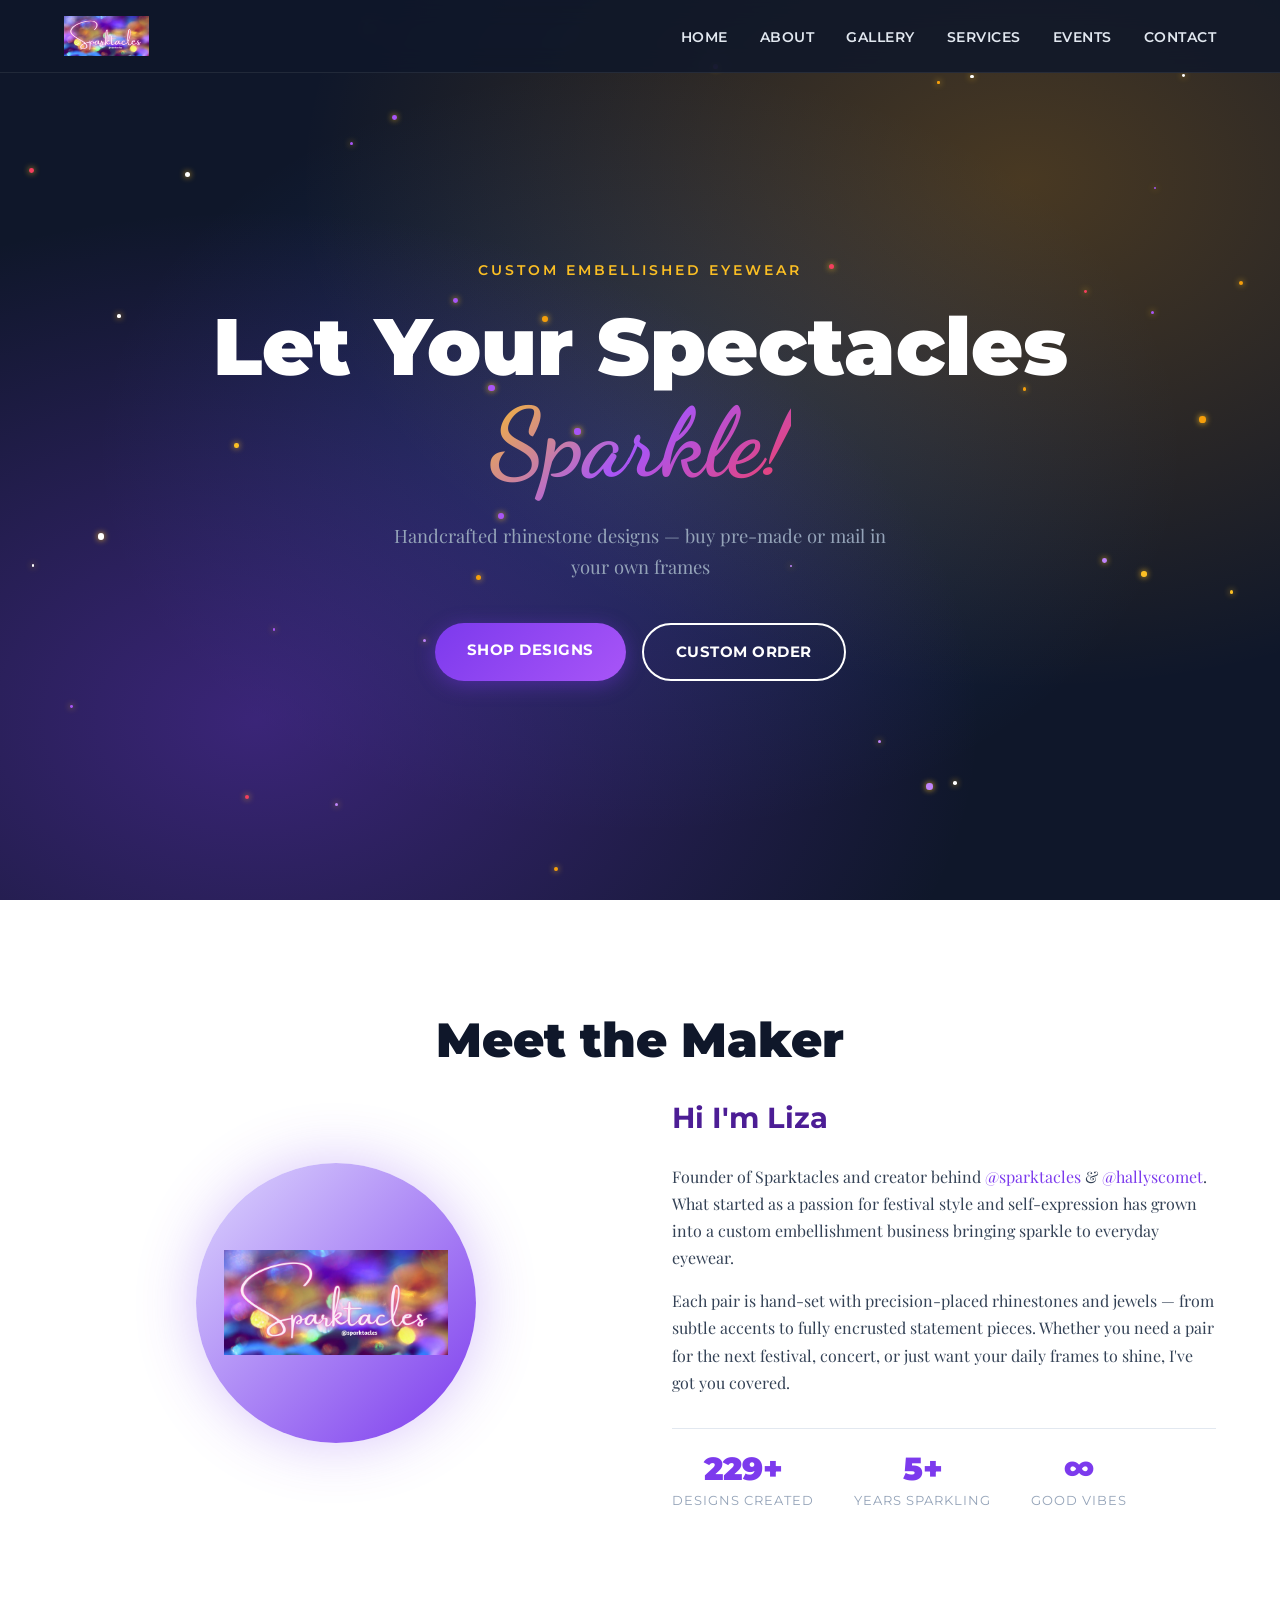
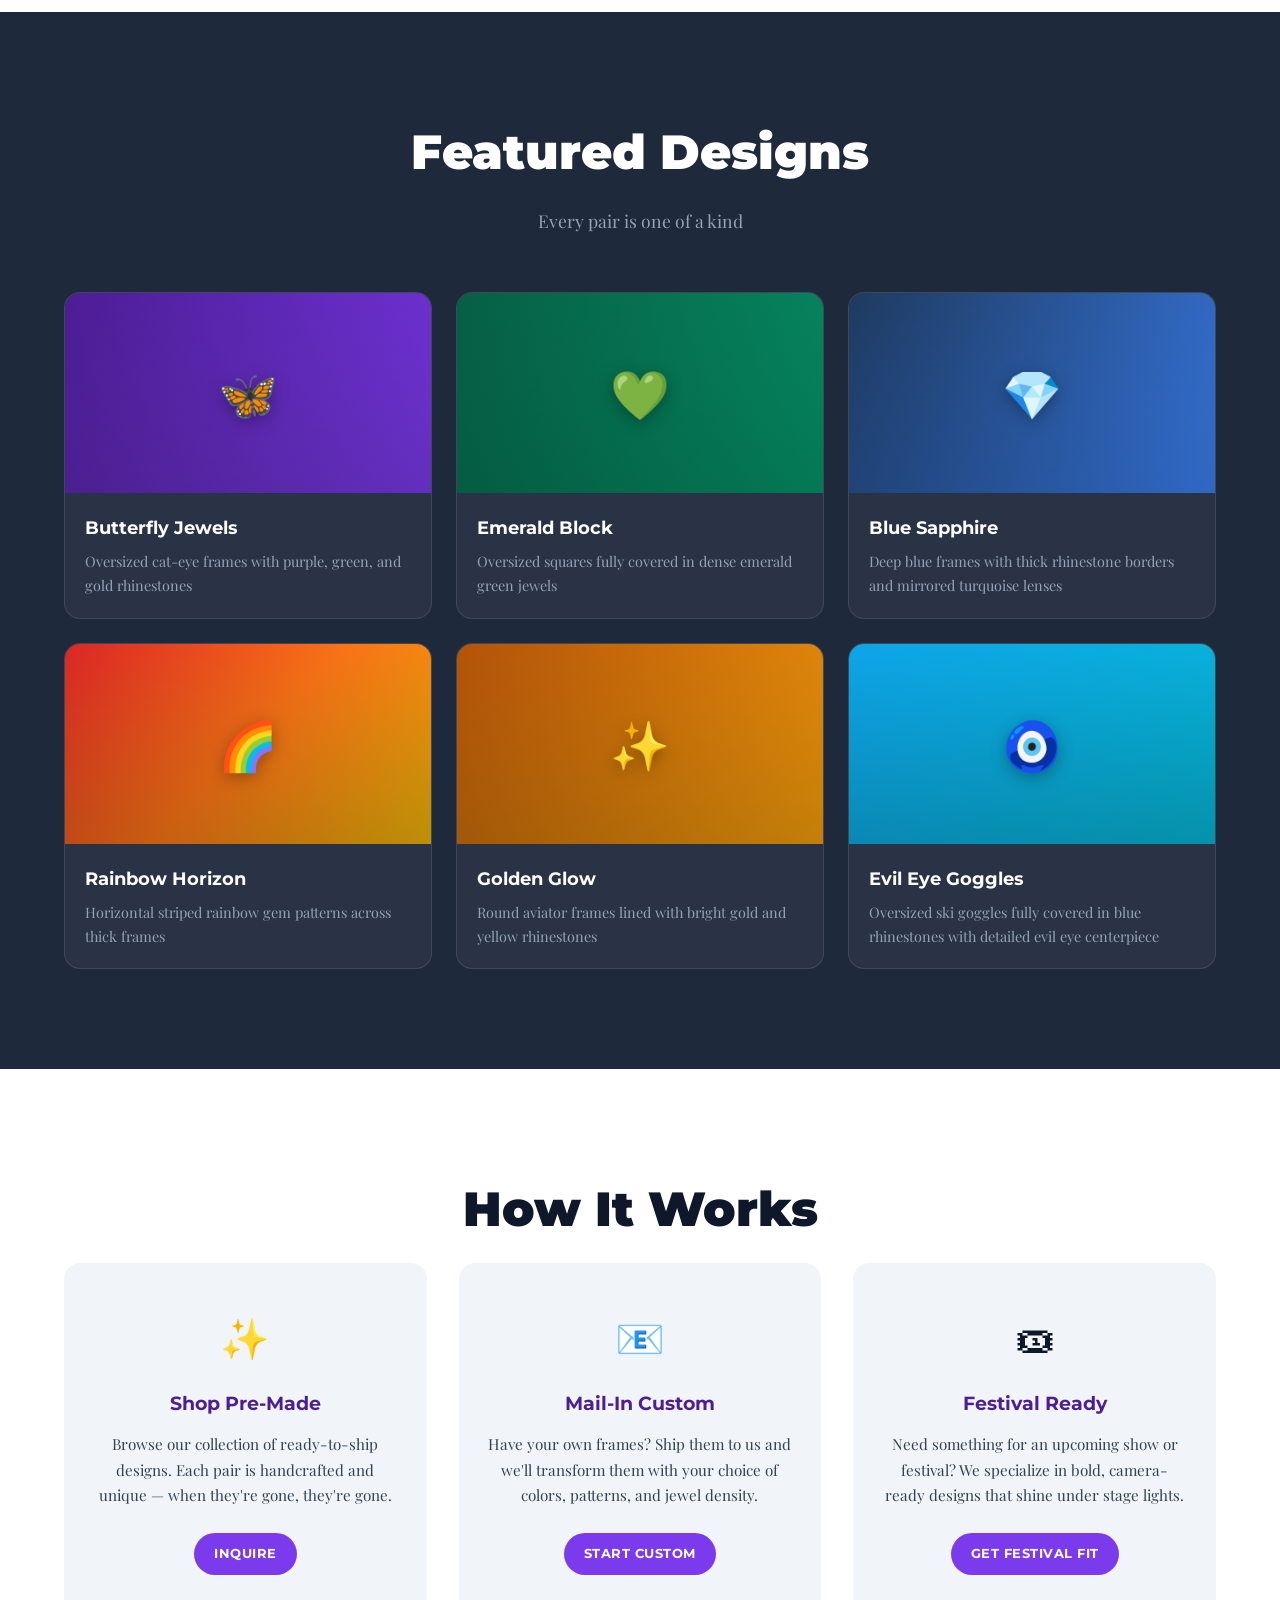
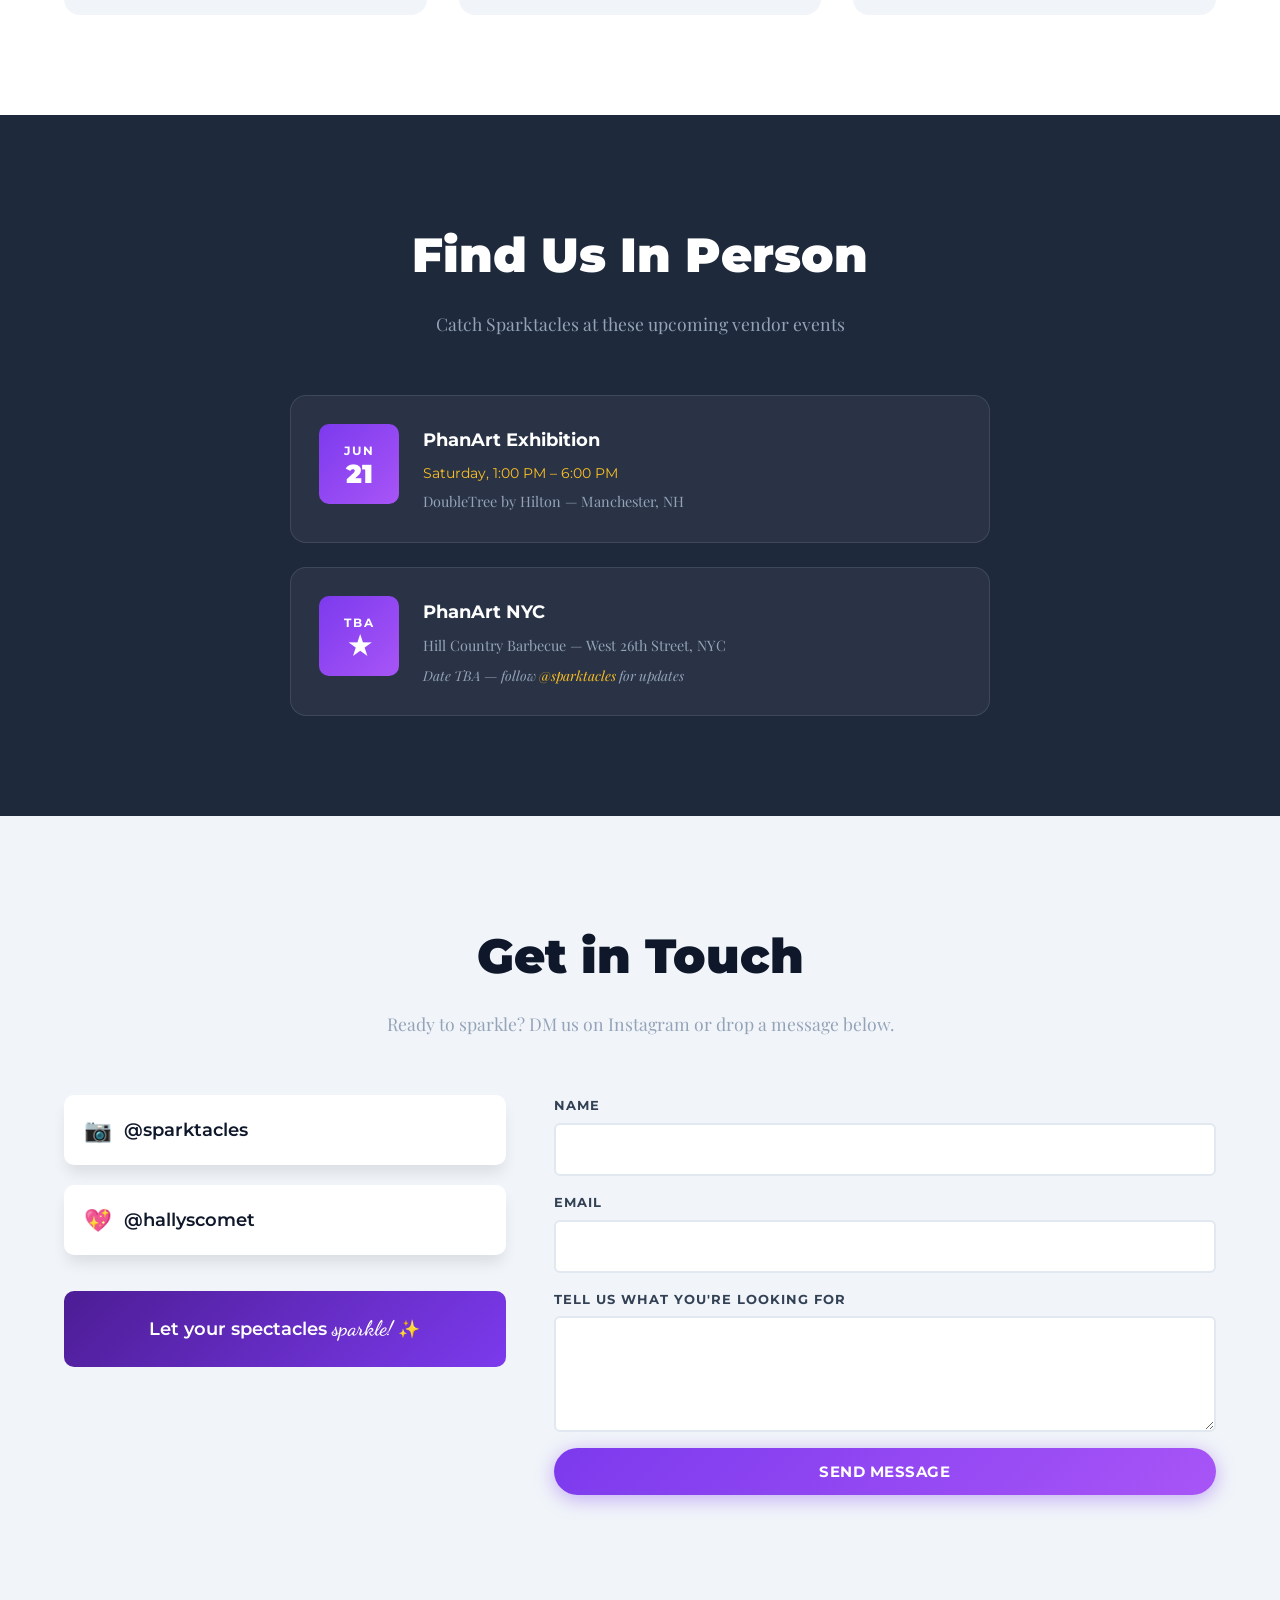
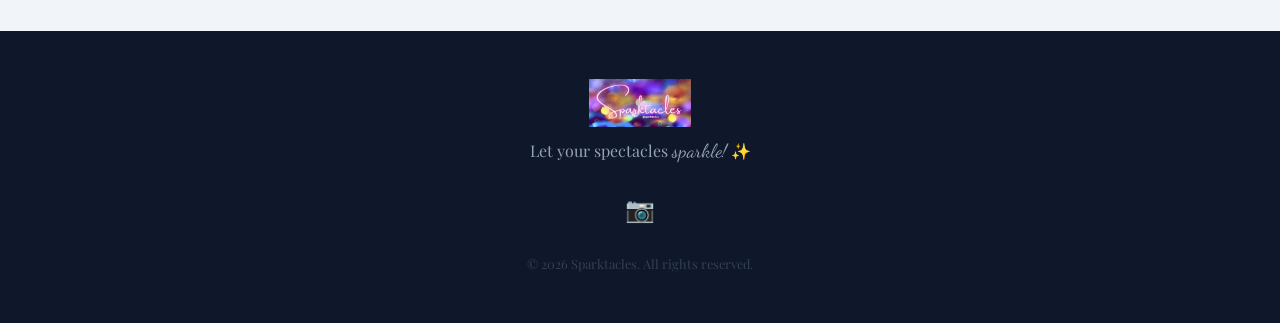
<file: original/index.html>
<!DOCTYPE html>
<html lang="en">
<head>
  <meta charset="UTF-8">
  <meta name="viewport" content="width=device-width, initial-scale=1.0">
  <meta name="description" content="Sparktacles - Custom embellished eyewear. Let your spectacles sparkle! Pre-made designs and custom mail-in rhinestone work by Liza.">
  <title>Sparktacles — Let Your Spectacles Sparkle</title>
  <link rel="preconnect" href="https://fonts.googleapis.com">
  <link rel="preconnect" href="https://fonts.gstatic.com" crossorigin>
  <link href="https://fonts.googleapis.com/css2?family=Montserrat:wght@400;600;700;900&family=Playfair+Display:wght@400;600;700&family=Dancing+Script:wght@400;600;700&display=swap" rel="stylesheet">
  <link rel="stylesheet" href="css/styles.css">
  <link rel="icon" href="assets/sparktaclesicon.jpg">
</head>
<body>

  <header class="header" id="header">
    <nav class="nav container">
      <a href="#" class="logo"><img src="assets/sparktacleslogo.jpg" alt="Sparktacles" class="logo-img"></a>
      <button class="nav-toggle" id="navToggle" aria-label="Toggle navigation">
        <span></span>
        <span></span>
        <span></span>
      </button>
      <ul class="nav-links" id="navLinks">
        <li><a href="#home">Home</a></li>
        <li><a href="#about">About</a></li>
        <li><a href="#gallery">Gallery</a></li>
        <li><a href="#services">Services</a></li>
        <li><a href="#events">Events</a></li>
        <li><a href="#contact">Contact</a></li>
      </ul>
    </nav>
  </header>

  <main>

    <section class="hero" id="home">
      <div class="hero-bg"></div>
      <div class="hero-content container">
        <p class="hero-tag">Custom Embellished Eyewear</p>
        <h1 class="hero-title">Let Your Spectacles<br><span class="hero-sparkle">Sparkle!</span></h1>
        <p class="hero-sub">Handcrafted rhinestone designs — buy pre-made or mail in your own frames</p>
        <div class="hero-cta">
          <a href="#services" class="btn btn-primary">Shop Designs</a>
          <a href="#contact" class="btn btn-outline">Custom Order</a>
        </div>
      </div>
      <div class="sparkles" aria-hidden="true"></div>
    </section>

    <section class="about section" id="about">
      <div class="container">
        <h2 class="section-title">Meet the Maker</h2>
        <div class="about-grid">
          <div class="about-image">
            <div class="about-placeholder">
              <img src="assets/sparktacleslogo.jpg" alt="Sparktacles Logo" class="about-logo">
            </div>
          </div>
          <div class="about-text">
            <h3>Hi I'm Liza</h3>
            <p>Founder of Sparktacles and creator behind <a href="https://instagram.com/sparktacles" target="_blank" rel="noopener">@sparktacles</a> &amp; <a href="https://instagram.com/hallyscomet" target="_blank" rel="noopener">@hallyscomet</a>. What started as a passion for festival style and self-expression has grown into a custom embellishment business bringing sparkle to everyday eyewear.</p>
            <p>Each pair is hand-set with precision-placed rhinestones and jewels — from subtle accents to fully encrusted statement pieces. Whether you need a pair for the next festival, concert, or just want your daily frames to shine, I've got you covered.</p>
            <div class="about-stats">
              <div class="stat">
                <span class="stat-number">229+</span>
                <span class="stat-label">Designs Created</span>
              </div>
              <div class="stat">
                <span class="stat-number">5+</span>
                <span class="stat-label">Years Sparkling</span>
              </div>
              <div class="stat">
                <span class="stat-number">∞</span>
                <span class="stat-label">Good Vibes</span>
              </div>
            </div>
          </div>
        </div>
      </div>
    </section>

    <section class="gallery section section-dark" id="gallery">
      <div class="container">
        <h2 class="section-title">Featured Designs</h2>
        <p class="section-subtitle">Every pair is one of a kind</p>
        <div class="gallery-grid">

          <div class="gallery-card">
            <div class="gallery-img" style="background: linear-gradient(135deg, #4c1d95, #7c3aed);">
              <span class="gallery-emoji">🦋</span>
            </div>
            <div class="gallery-info">
              <h4>Butterfly Jewels</h4>
              <p>Oversized cat-eye frames with purple, green, and gold rhinestones</p>
            </div>
          </div>

          <div class="gallery-card">
            <div class="gallery-img" style="background: linear-gradient(135deg, #065f46, #059669);">
              <span class="gallery-emoji">💚</span>
            </div>
            <div class="gallery-info">
              <h4>Emerald Block</h4>
              <p>Oversized squares fully covered in dense emerald green jewels</p>
            </div>
          </div>

          <div class="gallery-card">
            <div class="gallery-img" style="background: linear-gradient(135deg, #1e3a5f, #3b82f6);">
              <span class="gallery-emoji">💎</span>
            </div>
            <div class="gallery-info">
              <h4>Blue Sapphire</h4>
              <p>Deep blue frames with thick rhinestone borders and mirrored turquoise lenses</p>
            </div>
          </div>

          <div class="gallery-card">
            <div class="gallery-img" style="background: linear-gradient(135deg, #dc2626, #f97316, #eab308);">
              <span class="gallery-emoji">🌈</span>
            </div>
            <div class="gallery-info">
              <h4>Rainbow Horizon</h4>
              <p>Horizontal striped rainbow gem patterns across thick frames</p>
            </div>
          </div>

          <div class="gallery-card">
            <div class="gallery-img" style="background: linear-gradient(135deg, #b45309, #f59e0b);">
              <span class="gallery-emoji">✨</span>
            </div>
            <div class="gallery-info">
              <h4>Golden Glow</h4>
              <p>Round aviator frames lined with bright gold and yellow rhinestones</p>
            </div>
          </div>

          <div class="gallery-card">
            <div class="gallery-img" style="background: linear-gradient(135deg, #0ea5e9, #06b6d4);">
              <span class="gallery-emoji">🧿</span>
            </div>
            <div class="gallery-info">
              <h4>Evil Eye Goggles</h4>
              <p>Oversized ski goggles fully covered in blue rhinestones with detailed evil eye centerpiece</p>
            </div>
          </div>

        </div>
      </div>
    </section>

    <section class="services section" id="services">
      <div class="container">
        <h2 class="section-title">How It Works</h2>
        <div class="services-grid">
          <div class="service-card">
            <div class="service-icon">&#10024;</div>
            <h3>Shop Pre-Made</h3>
            <p>Browse our collection of ready-to-ship designs. Each pair is handcrafted and unique &mdash; when they're gone, they're gone.</p>
            <a href="#contact" class="btn btn-sm">Inquire</a>
          </div>
          <div class="service-card">
            <div class="service-icon">&#128231;</div>
            <h3>Mail-In Custom</h3>
            <p>Have your own frames? Ship them to us and we'll transform them with your choice of colors, patterns, and jewel density.</p>
            <a href="#contact" class="btn btn-sm">Start Custom</a>
          </div>
          <div class="service-card">
            <div class="service-icon">&#127903;</div>
            <h3>Festival Ready</h3>
            <p>Need something for an upcoming show or festival? We specialize in bold, camera-ready designs that shine under stage lights.</p>
            <a href="#contact" class="btn btn-sm">Get Festival Fit</a>
          </div>
        </div>
      </div>
    </section>

    <section class="events section section-dark" id="events">
      <div class="container">
        <h2 class="section-title">Find Us In Person</h2>
        <p class="section-subtitle">Catch Sparktacles at these upcoming vendor events</p>
        <div class="events-grid">
          <div class="event-card">
            <div class="event-date">
              <span class="event-month">JUN</span>
              <span class="event-day">21</span>
            </div>
            <div class="event-details">
              <h4>PhanArt Exhibition</h4>
              <p class="event-time">Saturday, 1:00 PM &ndash; 6:00 PM</p>
              <p class="event-location">DoubleTree by Hilton — Manchester, NH</p>
            </div>
          </div>
          <div class="event-card">
            <div class="event-date">
              <span class="event-month">TBA</span>
              <span class="event-day">&#9733;</span>
            </div>
            <div class="event-details">
              <h4>PhanArt NYC</h4>
              <p class="event-location">Hill Country Barbecue — West 26th Street, NYC</p>
              <p class="event-note">Date TBA &mdash; follow <a href="https://instagram.com/sparktacles" target="_blank" rel="noopener">@sparktacles</a> for updates</p>
            </div>
          </div>
        </div>
      </div>
    </section>

    <section class="cta-section section" id="contact">
      <div class="container">
        <h2 class="section-title">Get in Touch</h2>
        <p class="section-subtitle">Ready to sparkle? DM us on Instagram or drop a message below.</p>
        <div class="contact-grid">
          <div class="contact-info">
            <a href="https://instagram.com/sparktacles" target="_blank" rel="noopener" class="contact-link">
              <span class="contact-icon">&#128247;</span>
              <span>@sparktacles</span>
            </a>
            <a href="https://instagram.com/hallyscomet" target="_blank" rel="noopener" class="contact-link">
              <span class="contact-icon">&#128150;</span>
              <span>@hallyscomet</span>
            </a>
            <div class="contact-motto">
              <p>Let your spectacles <span class="tagline-script">sparkle!</span> &#10024;</p>
            </div>
          </div>
          <form class="contact-form" id="contactForm">
            <div class="form-group">
              <label for="name">Name</label>
              <input type="text" id="name" name="name" required>
            </div>
            <div class="form-group">
              <label for="email">Email</label>
              <input type="email" id="email" name="email" required>
            </div>
            <div class="form-group">
              <label for="message">Tell us what you're looking for</label>
              <textarea id="message" name="message" rows="4" required></textarea>
            </div>
            <button type="submit" class="btn btn-primary">Send Message</button>
            <p class="form-note" id="formNote"></p>
          </form>
        </div>
      </div>
    </section>

  </main>

  <footer class="footer">
    <div class="container">
      <div class="footer-content">
        <a href="#" class="footer-logo"><img src="assets/sparktacleslogo.jpg" alt="Sparktacles" class="logo-img"></a>
        <p class="footer-tagline">Let your spectacles <span class="tagline-script">sparkle!</span> &#10024;</p>
        <div class="footer-social">
          <a href="https://instagram.com/sparktacles" target="_blank" rel="noopener" aria-label="Instagram">&#128247;</a>
        </div>
        <p class="footer-copy">&copy; 2026 Sparktacles. All rights reserved.</p>
      </div>
    </div>
  </footer>

  <script src="js/script.js"></script>
</body>
</html>
</file>
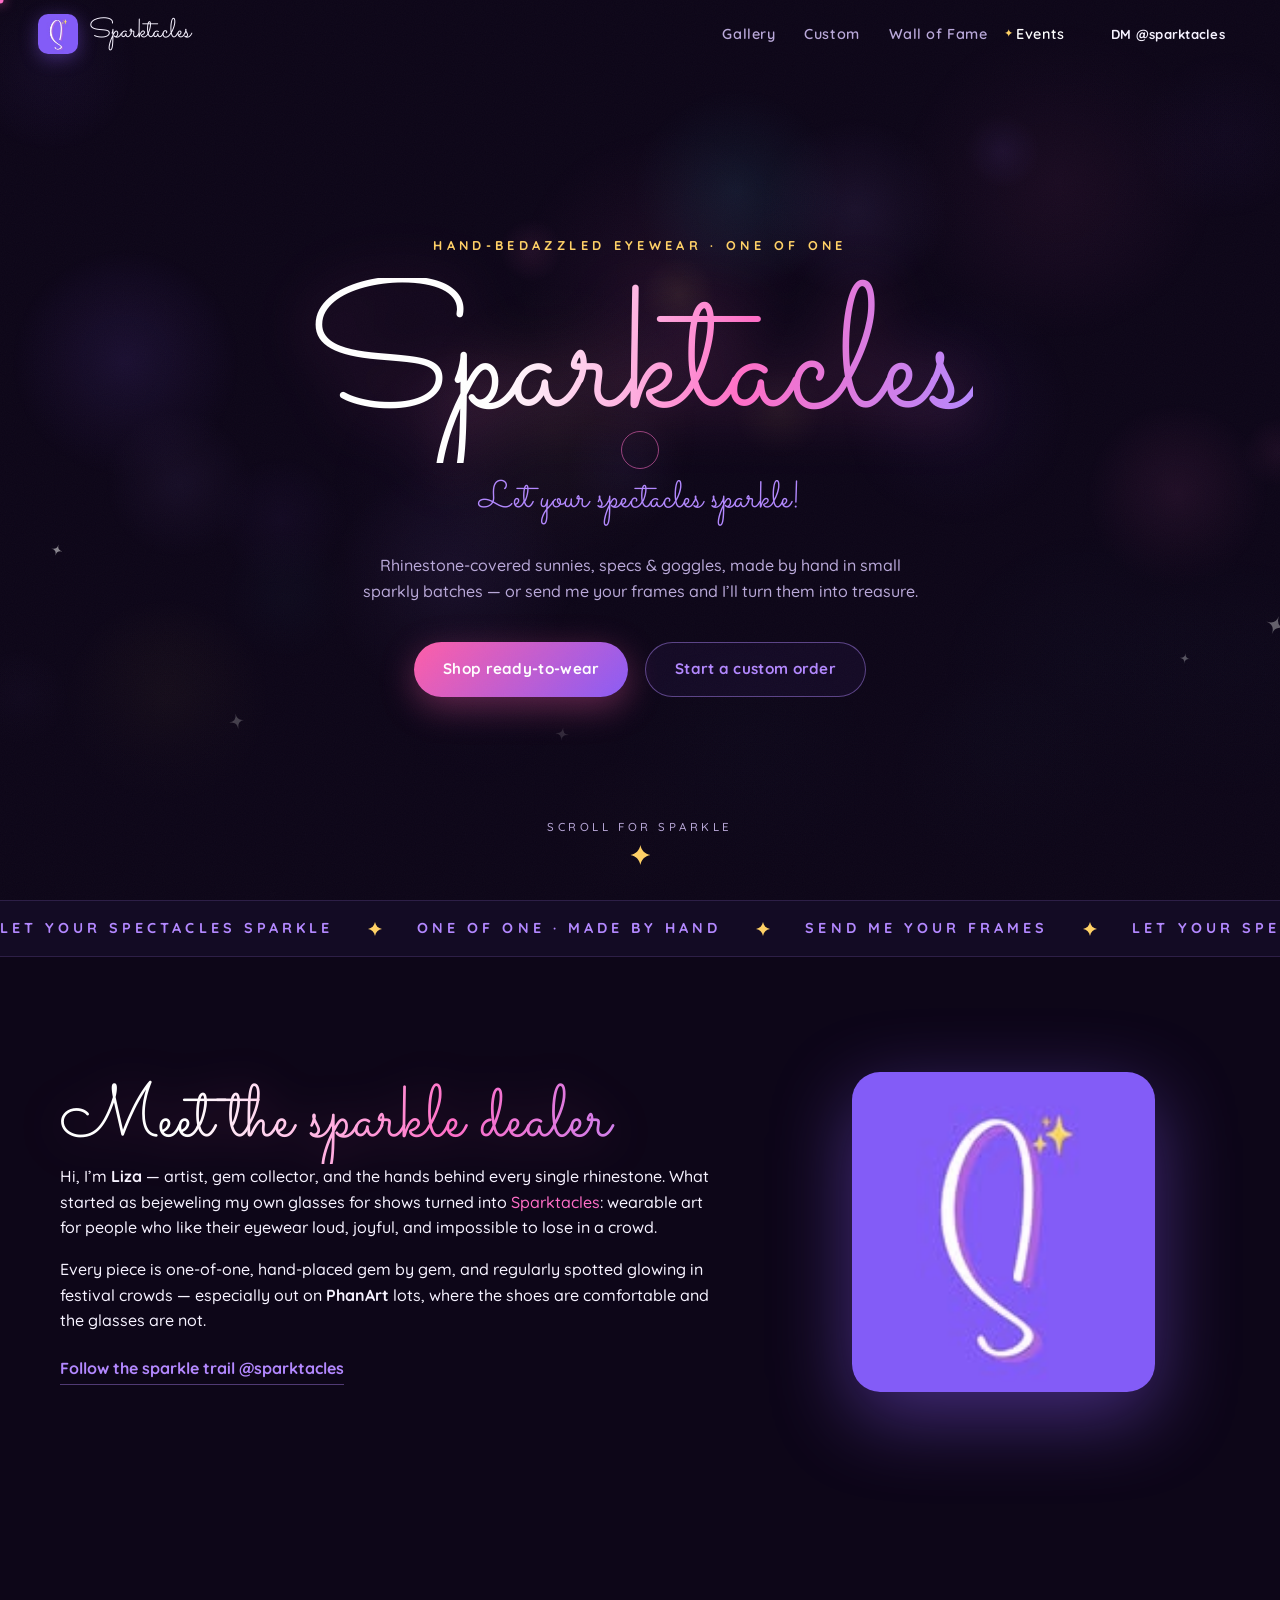
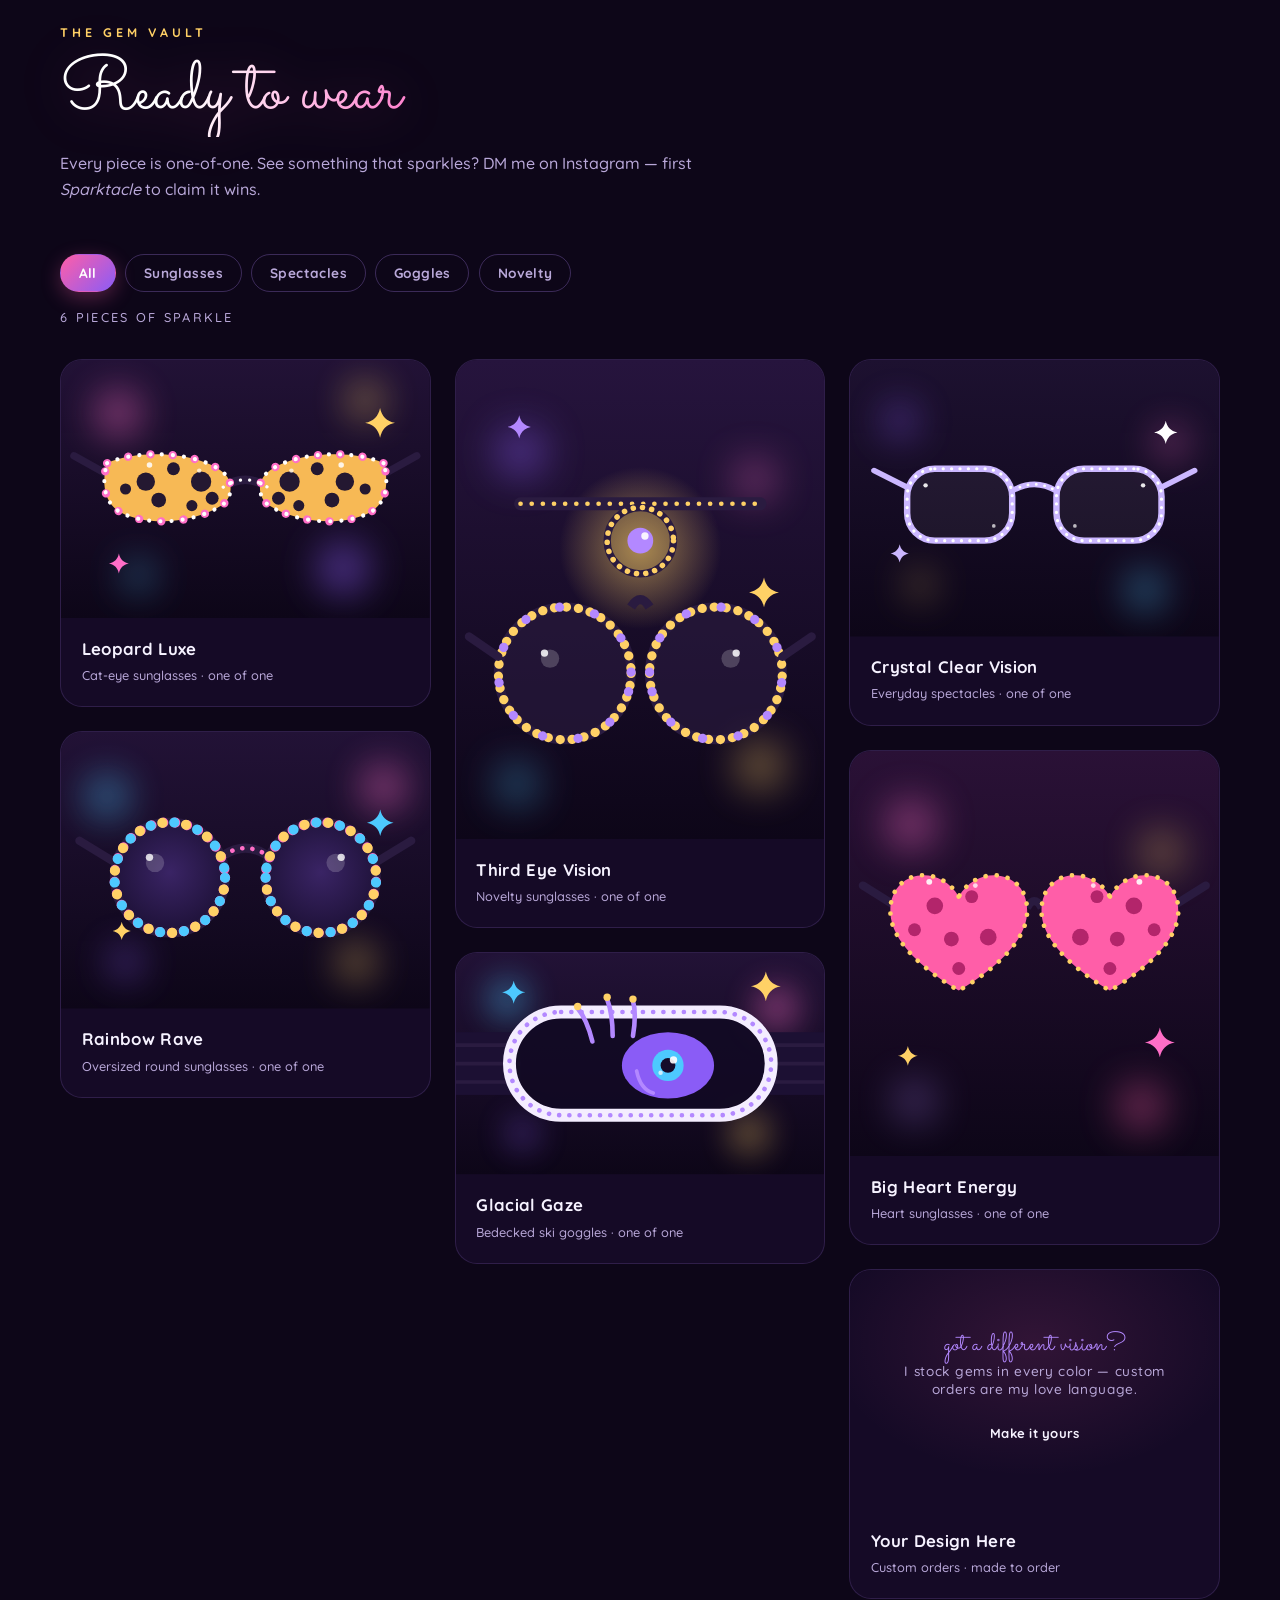
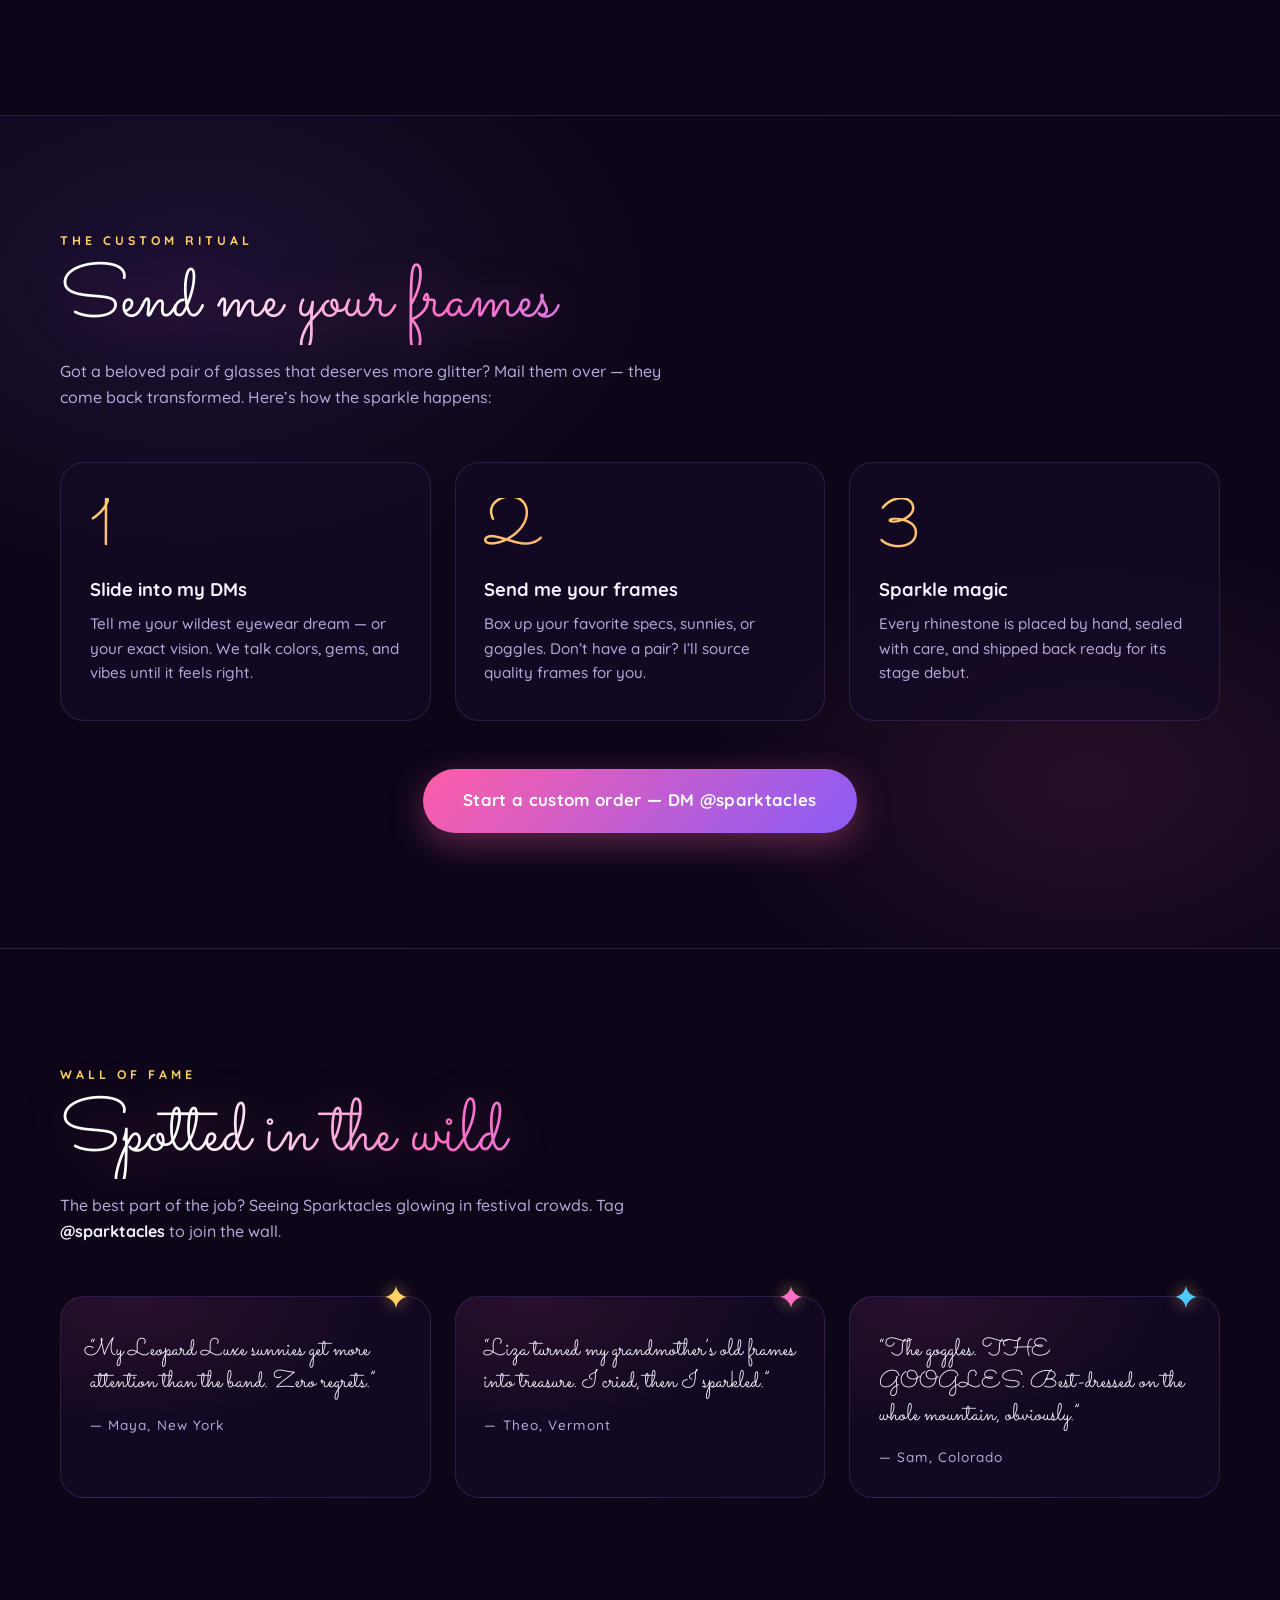
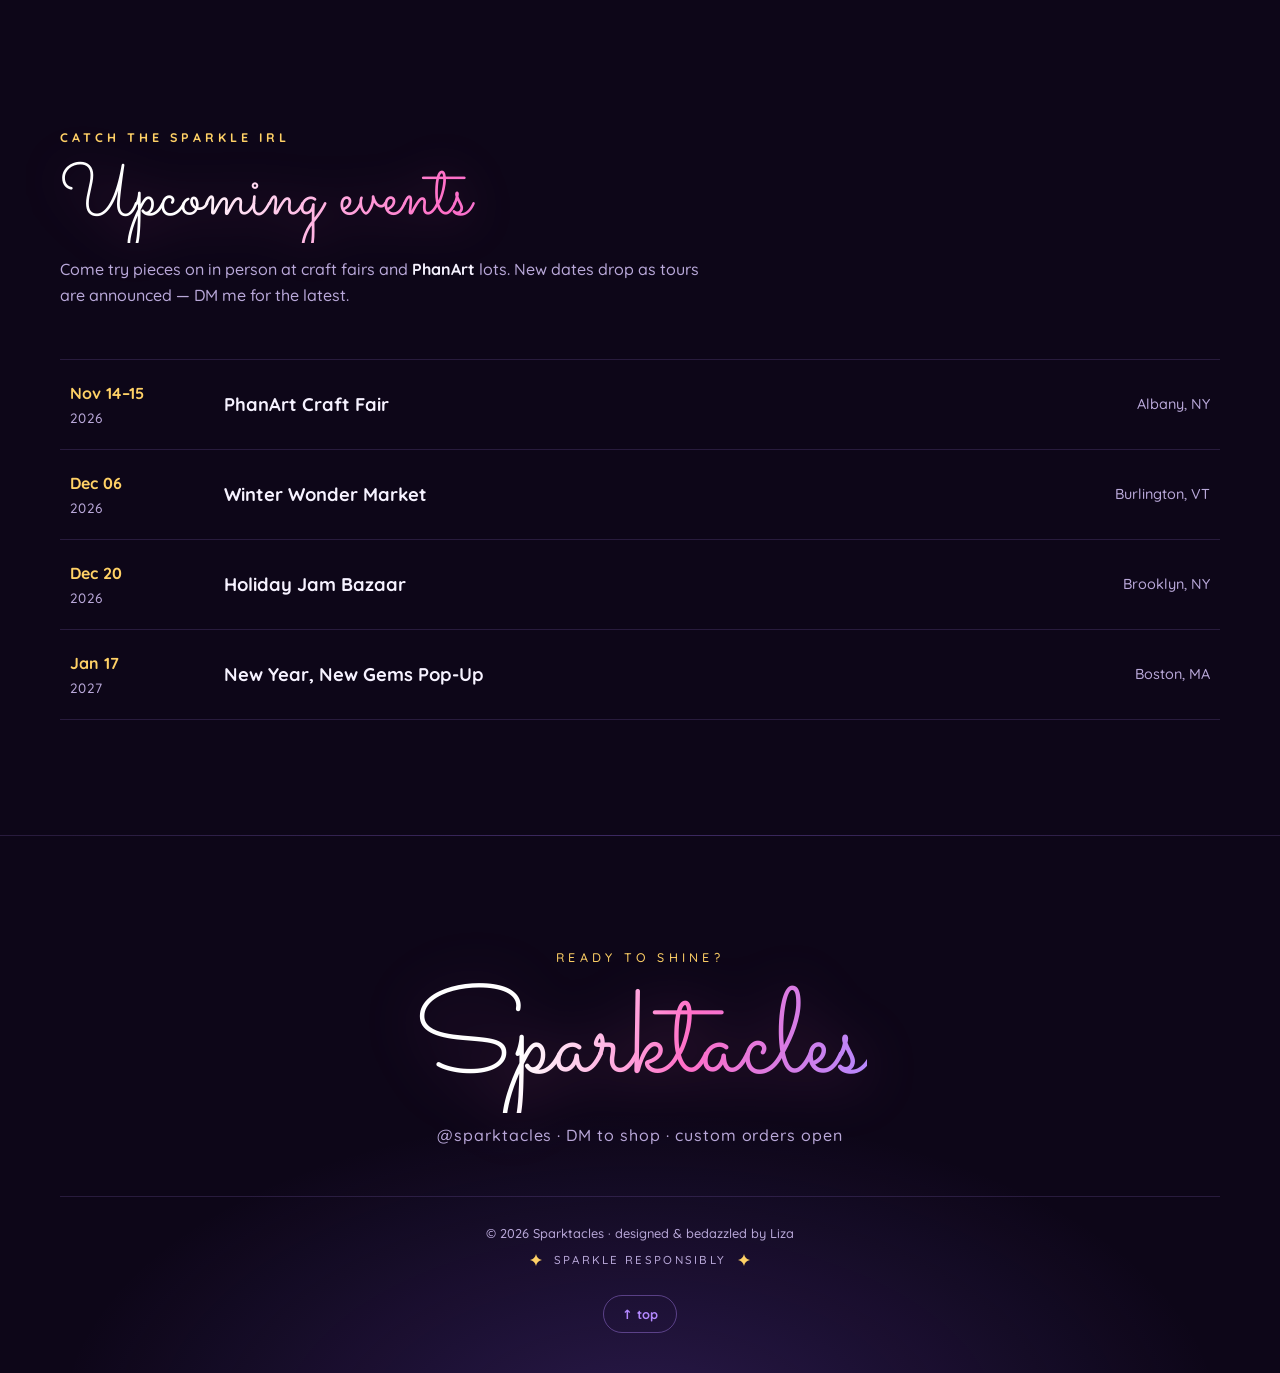
<file: zephyr/index.html>
<!DOCTYPE html>
<html lang="en">
<head>
  <meta charset="UTF-8">
  <meta name="viewport" content="width=device-width, initial-scale=1.0">
  <title>Sparktacles — Let Your Spectacles Sparkle!</title>
  <meta name="description" content="Hand-bedazzled eyewear by Liza: rhinestone-covered sunglasses, spectacles, goggles & custom orders. One-of-one pieces for the festival soul. DM @sparktacles to shop.">
  <meta name="theme-color" content="#0d0618">
  <meta property="og:title" content="Sparktacles — Let Your Spectacles Sparkle!">
  <meta property="og:description" content="Hand-bedazzled eyewear, custom orders & one-of-one sparkle. DM @sparktacles.">
  <meta property="og:image" content="sparktaclesicon.jpg">
  <link rel="icon" type="image/jpeg" href="sparktaclesicon.jpg">
  <link rel="preconnect" href="https://fonts.googleapis.com">
  <link rel="preconnect" href="https://fonts.gstatic.com" crossorigin>
  <link href="https://fonts.googleapis.com/css2?family=Sacramento&family=Quicksand:wght@400;500;600;700&display=swap" rel="stylesheet">
  <link rel="stylesheet" href="css/style.css">
  <noscript><style>.preloader { display: none; }</style></noscript>
</head>
<body>

  <a class="skip-link" href="#gallery">Skip to the gallery</a>

  <!-- Preloader -->
  <div class="preloader" id="preloader" aria-hidden="true">
    <div class="preloader__inner">
      <img src="sparktaclesicon.jpg" alt="" class="preloader__icon" width="72" height="72">
      <p class="preloader__text">loading the sparkle<span class="preloader__dots">…</span></p>
    </div>
  </div>

  <!-- Custom cursor -->
  <div class="cursor" aria-hidden="true">
    <div class="cursor__ring"></div>
    <div class="cursor__dot"></div>
  </div>

  <!-- Header -->
  <header class="header" id="top">
    <div class="header__inner">
      <a href="#top" class="header__logo" data-hover aria-label="Sparktacles — home">
        <img src="sparktaclesicon.jpg" alt="" class="header__icon" width="40" height="40">
        <span class="header__wordmark">Sparktacles</span>
      </a>
      <nav class="nav" aria-label="Main">
        <a href="#gallery" class="nav__link" data-hover>Gallery</a>
        <a href="#custom" class="nav__link" data-hover>Custom</a>
        <a href="#fame" class="nav__link" data-hover>Wall of Fame</a>
        <a href="#events" class="nav__link" data-hover>Events</a>
        <a href="https://instagram.com/sparktacles" class="btn btn--small magnetic" target="_blank" rel="noopener" data-hover>
          <span class="magnetic__inner">DM @sparktacles</span>
        </a>
      </nav>
      <button class="burger" id="burger" aria-label="Open menu" aria-expanded="false" aria-controls="mobilemenu">
        <span></span><span></span><span></span>
      </button>
    </div>
  </header>

  <!-- Mobile menu -->
  <div class="mobilemenu" id="mobilemenu" aria-hidden="true">
    <nav class="mobilemenu__nav" aria-label="Mobile">
      <a href="#gallery" class="mobilemenu__link">Gallery</a>
      <a href="#custom" class="mobilemenu__link">Custom Orders</a>
      <a href="#fame" class="mobilemenu__link">Wall of Fame</a>
      <a href="#events" class="mobilemenu__link">Events</a>
      <a href="https://instagram.com/sparktacles" class="mobilemenu__link mobilemenu__link--cta" target="_blank" rel="noopener">@sparktacles</a>
    </nav>
  </div>

  <main>

    <!-- ================= HERO ================= -->
    <section class="hero" aria-label="Welcome">
      <canvas class="hero__bokeh" id="bokeh" aria-hidden="true"></canvas>
      <div class="hero__vignette" aria-hidden="true"></div>
      <div class="hero__content" id="heroContent">
        <p class="hero__eyebrow">hand-bedazzled eyewear &middot; one of one</p>
        <h1 class="hero__title" id="heroTitle">Sparktacles</h1>
        <p class="hero__tagline">Let your spectacles sparkle!</p>
        <p class="hero__sub">Rhinestone-covered sunnies, specs &amp; goggles, made by hand in small sparkly batches &mdash; or send me your frames and I&rsquo;ll turn them into treasure.</p>
        <div class="hero__cta">
          <a href="#gallery" class="btn btn--primary magnetic" data-hover><span class="magnetic__inner">Shop ready-to-wear</span></a>
          <a href="#custom" class="btn btn--ghost magnetic" data-hover><span class="magnetic__inner">Start a custom order</span></a>
        </div>
      </div>
      <a href="#gallery" class="hero__scroll" aria-label="Scroll to gallery">
        <span>scroll for sparkle</span>
        <svg viewBox="0 0 36 36" class="star star--gold" aria-hidden="true"><path d="M18 0C20 10 26 16 36 18 26 20 20 26 18 36 16 26 10 20 0 18 10 16 16 10 18 0Z"/></svg>
      </a>
    </section>

    <!-- ================= MARQUEE ================= -->
    <div class="marquee" aria-hidden="true">
      <div class="marquee__track">
        <span class="marquee__group">
          <span>let your spectacles sparkle</span>
          <svg viewBox="0 0 36 36" class="star"><path d="M18 0C20 10 26 16 36 18 26 20 20 26 18 36 16 26 10 20 0 18 10 16 16 10 18 0Z"/></svg>
          <span>one of one &middot; made by hand</span>
          <svg viewBox="0 0 36 36" class="star"><path d="M18 0C20 10 26 16 36 18 26 20 20 26 18 36 16 26 10 20 0 18 10 16 16 10 18 0Z"/></svg>
          <span>send me your frames</span>
          <svg viewBox="0 0 36 36" class="star"><path d="M18 0C20 10 26 16 36 18 26 20 20 26 18 36 16 26 10 20 0 18 10 16 16 10 18 0Z"/></svg>
        </span>
        <span class="marquee__group">
          <span>let your spectacles sparkle</span>
          <svg viewBox="0 0 36 36" class="star"><path d="M18 0C20 10 26 16 36 18 26 20 20 26 18 36 16 26 10 20 0 18 10 16 16 10 18 0Z"/></svg>
          <span>one of one &middot; made by hand</span>
          <svg viewBox="0 0 36 36" class="star"><path d="M18 0C20 10 26 16 36 18 26 20 20 26 18 36 16 26 10 20 0 18 10 16 16 10 18 0Z"/></svg>
          <span>send me your frames</span>
          <svg viewBox="0 0 36 36" class="star"><path d="M18 0C20 10 26 16 36 18 26 20 20 26 18 36 16 26 10 20 0 18 10 16 16 10 18 0Z"/></svg>
        </span>
      </div>
    </div>

    <!-- ================= ABOUT ================= -->
    <section class="about section" id="about">
      <div class="wrap about__grid">
        <div class="about__copy" data-reveal>
          <h2 class="title title--script">Meet the sparkle dealer</h2>
          <p>Hi, I&rsquo;m <strong>Liza</strong> &mdash; artist, gem collector, and the hands behind every single rhinestone. What started as bejeweling my own glasses for shows turned into <em>Sparktacles</em>: wearable art for people who like their eyewear loud, joyful, and impossible to lose in a crowd.</p>
          <p>Every piece is one-of-one, hand-placed gem by gem, and regularly spotted glowing in festival crowds &mdash; especially out on <strong>PhanArt</strong> lots, where the shoes are comfortable and the glasses are not.</p>
          <a class="link-sparkle" href="https://instagram.com/sparktacles" target="_blank" rel="noopener" data-hover>Follow the sparkle trail @sparktacles</a>
        </div>
        <div class="about__icon" data-reveal>
          <img src="sparktaclesicon.jpg" alt="Sparktacles icon: a looping white S with golden sparkles on lavender" width="320" height="320">
        </div>
      </div>
    </section>

    <!-- ================= GALLERY ================= -->
    <section class="gallery section" id="gallery">
      <div class="wrap">
        <header class="section__head" data-reveal>
          <p class="eyebrow">the gem vault</p>
          <h2 class="title title--script">Ready to wear</h2>
          <p class="section__lede">Every piece is one-of-one. See something that sparkles? DM me on Instagram &mdash; first <em>Sparktacle</em> to claim it wins.</p>
        </header>

        <div class="filters" role="tablist" aria-label="Filter the gallery" data-reveal>
          <button class="filter is-active" data-filter="all" aria-pressed="true">All</button>
          <button class="filter" data-filter="sunglasses" aria-pressed="false">Sunglasses</button>
          <button class="filter" data-filter="spectacles" aria-pressed="false">Spectacles</button>
          <button class="filter" data-filter="goggles" aria-pressed="false">Goggles</button>
          <button class="filter" data-filter="novelty" aria-pressed="false">Novelty</button>
        </div>
        <p class="filters__count" id="filterCount" aria-live="polite">6 pieces of sparkle</p>

        <div class="masonry" id="masonry">

          <!-- Leopard Luxe -->
          <figure class="piece" data-category="sunglasses" data-reveal>
            <div class="piece__art">
              <svg viewBox="0 0 400 280" role="img" aria-label="Illustration of leopard-print rhinestone cat-eye sunglasses">
                <defs>
                  <linearGradient id="lv-bg" x1="0" y1="0" x2="0" y2="1">
                    <stop offset="0" stop-color="#221236"/><stop offset="1" stop-color="#0d0618"/>
                  </linearGradient>
                  <filter id="lv-blur" x="-60%" y="-60%" width="220%" height="220%"><feGaussianBlur stdDeviation="20"/></filter>
                  <clipPath id="lv-clip"><path d="M50 112 C 84 96, 150 100, 176 122 C 188 132, 186 150, 174 158 C 142 178, 94 180, 66 166 C 46 156, 44 132, 50 112 Z"/></clipPath>
                  <g id="lv-lens">
                    <path d="M50 112 C 84 96, 150 100, 176 122 C 188 132, 186 150, 174 158 C 142 178, 94 180, 66 166 C 46 156, 44 132, 50 112 Z" fill="#f7b955"/>
                    <g clip-path="url(#lv-clip)">
                      <circle cx="92" cy="132" r="10" fill="#241831"/><circle cx="122" cy="118" r="7" fill="#241831"/>
                      <circle cx="152" cy="132" r="11" fill="#241831"/><circle cx="106" cy="152" r="8" fill="#241831"/>
                      <circle cx="142" cy="158" r="6" fill="#241831"/><circle cx="70" cy="140" r="6" fill="#241831"/>
                      <circle cx="164" cy="150" r="7" fill="#241831"/><circle cx="96" cy="114" r="3" fill="#fff" opacity=".85"/>
                      <circle cx="150" cy="120" r="2.4" fill="#fff" opacity=".7"/>
                    </g>
                    <path d="M50 112 C 84 96, 150 100, 176 122 C 188 132, 186 150, 174 158 C 142 178, 94 180, 66 166 C 46 156, 44 132, 50 112 Z" fill="none" stroke="#ff6ec7" stroke-width="9" stroke-linecap="round" stroke-dasharray="0.1 24"/>
                    <path d="M50 112 C 84 96, 150 100, 176 122 C 188 132, 186 150, 174 158 C 142 178, 94 180, 66 166 C 46 156, 44 132, 50 112 Z" fill="none" stroke="#fff" stroke-width="4.5" stroke-linecap="round" stroke-dasharray="0.1 12"/>
                  </g>
                </defs>
                <rect width="400" height="280" fill="url(#lv-bg)"/>
                <g filter="url(#lv-blur)" opacity=".45">
                  <circle cx="62" cy="58" r="26" fill="#ff6ec7"/><circle cx="330" cy="44" r="20" fill="#ffd166"/>
                  <circle cx="306" cy="226" r="30" fill="#8a5cf6"/><circle cx="84" cy="234" r="16" fill="#4dc9ff"/>
                </g>
                <path d="M50 124 L14 104" stroke="#2a1b40" stroke-width="8" stroke-linecap="round"/>
                <path d="M350 124 L386 104" stroke="#2a1b40" stroke-width="8" stroke-linecap="round"/>
                <path d="M176 138 Q 200 122 224 138" fill="none" stroke="#2a1b40" stroke-width="9"/>
                <use href="#lv-lens"/>
                <use href="#lv-lens" transform="translate(400 0) scale(-1 1)"/>
                <path d="M176 138 Q 200 122 224 138" fill="none" stroke="#fff" stroke-width="3.5" stroke-linecap="round" stroke-dasharray="0.1 10"/>
                <path transform="translate(330 52) scale(.9)" d="M18 0C20 10 26 16 36 18 26 20 20 26 18 36 16 26 10 20 0 18 10 16 16 10 18 0Z" fill="#ffd166"/>
                <path transform="translate(52 210) scale(.6)" d="M18 0C20 10 26 16 36 18 26 20 20 26 18 36 16 26 10 20 0 18 10 16 16 10 18 0Z" fill="#ff6ec7"/>
              </svg>
            </div>
            <figcaption class="piece__meta">
              <h3 class="piece__name">Leopard Luxe</h3>
              <p class="piece__type">Cat-eye sunglasses &middot; one of one</p>
            </figcaption>
          </figure>

          <!-- Rainbow Rave -->
          <figure class="piece" data-category="sunglasses" data-reveal>
            <div class="piece__art">
              <svg viewBox="0 0 400 300" role="img" aria-label="Illustration of round sunglasses with rainbow rhinestone rims">
                <defs>
                  <linearGradient id="rb-bg" x1="0" y1="0" x2="0" y2="1">
                    <stop offset="0" stop-color="#221236"/><stop offset="1" stop-color="#0d0618"/>
                  </linearGradient>
                  <filter id="rb-blur" x="-60%" y="-60%" width="220%" height="220%"><feGaussianBlur stdDeviation="20"/></filter>
                  <radialGradient id="rb-lens" cx=".5" cy=".45" r=".75">
                    <stop offset="0" stop-color="#3a2465"/><stop offset="1" stop-color="#140b28"/>
                  </radialGradient>
                  <g id="rb-lens-group">
                    <circle cx="118" cy="158" r="60" fill="url(#rb-lens)" stroke="#2a1b40" stroke-width="10"/>
                    <circle cx="118" cy="158" r="60" fill="none" stroke="#ff6ec7" stroke-width="11" stroke-linecap="round" stroke-dasharray="0.1 13"/>
                    <circle cx="118" cy="158" r="60" fill="none" stroke="#ffd166" stroke-width="11" stroke-linecap="round" stroke-dasharray="0.1 26" stroke-dashoffset="13"/>
                    <circle cx="118" cy="158" r="60" fill="none" stroke="#4dc9ff" stroke-width="11" stroke-linecap="round" stroke-dasharray="0.1 26" stroke-dashoffset="26"/>
                    <circle cx="102" cy="142" r="10" fill="#fff" opacity=".18"/>
                    <circle cx="96" cy="136" r="4" fill="#fff" opacity=".8"/>
                  </g>
                </defs>
                <rect width="400" height="300" fill="url(#rb-bg)"/>
                <g filter="url(#rb-blur)" opacity=".45">
                  <circle cx="50" cy="70" r="24" fill="#4dc9ff"/><circle cx="350" cy="60" r="26" fill="#ff6ec7"/>
                  <circle cx="320" cy="250" r="20" fill="#ffd166"/><circle cx="70" cy="250" r="18" fill="#8a5cf6"/>
                </g>
                <path d="M56 140 L20 118" stroke="#2a1b40" stroke-width="9" stroke-linecap="round"/>
                <path d="M344 140 L380 118" stroke="#2a1b40" stroke-width="9" stroke-linecap="round"/>
                <path d="M176 134 Q 200 118 224 134" fill="none" stroke="#2a1b40" stroke-width="10"/>
                <path d="M176 134 Q 200 118 224 134" fill="none" stroke="#ff6ec7" stroke-width="5" stroke-linecap="round" stroke-dasharray="0.1 11"/>
                <use href="#rb-lens-group"/>
                <use href="#rb-lens-group" transform="translate(400 0) scale(-1 1)"/>
                <path transform="translate(332 84) scale(.8)" d="M18 0C20 10 26 16 36 18 26 20 20 26 18 36 16 26 10 20 0 18 10 16 16 10 18 0Z" fill="#4dc9ff"/>
                <path transform="translate(56 206) scale(.55)" d="M18 0C20 10 26 16 36 18 26 20 20 26 18 36 16 26 10 20 0 18 10 16 16 10 18 0Z" fill="#ffd166"/>
              </svg>
            </div>
            <figcaption class="piece__meta">
              <h3 class="piece__name">Rainbow Rave</h3>
              <p class="piece__type">Oversized round sunglasses &middot; one of one</p>
            </figcaption>
          </figure>

          <!-- Third Eye Vision -->
          <figure class="piece" data-category="novelty" data-reveal>
            <div class="piece__art">
              <svg viewBox="0 0 400 520" role="img" aria-label="Illustration of third-eye sunglasses with gold rhinestones">
                <defs>
                  <linearGradient id="te-bg" x1="0" y1="0" x2="0" y2="1">
                    <stop offset="0" stop-color="#26143d"/><stop offset="1" stop-color="#0d0618"/>
                  </linearGradient>
                  <filter id="te-blur" x="-60%" y="-60%" width="220%" height="220%"><feGaussianBlur stdDeviation="22"/></filter>
                  <radialGradient id="te-glow" cx=".5" cy=".5" r=".5">
                    <stop offset="0" stop-color="#ffd166" stop-opacity=".55"/><stop offset="1" stop-color="#ffd166" stop-opacity="0"/>
                  </radialGradient>
                  <g id="te-lens">
                    <circle cx="118" cy="340" r="72" fill="rgba(42,27,64,.6)" stroke="#2a1b40" stroke-width="10"/>
                    <circle cx="118" cy="340" r="72" fill="none" stroke="#ffd166" stroke-width="10" stroke-linecap="round" stroke-dasharray="0.1 13"/>
                    <circle cx="118" cy="340" r="72" fill="none" stroke="#b388ff" stroke-width="10" stroke-linecap="round" stroke-dasharray="0.1 39" stroke-dashoffset="19"/>
                    <circle cx="102" cy="324" r="10" fill="#fff" opacity=".2"/>
                    <circle cx="96" cy="318" r="4" fill="#fff" opacity=".85"/>
                  </g>
                </defs>
                <rect width="400" height="520" fill="url(#te-bg)"/>
                <g filter="url(#te-blur)" opacity=".5">
                  <circle cx="70" cy="100" r="26" fill="#8a5cf6"/><circle cx="324" cy="130" r="20" fill="#ff6ec7"/>
                  <circle cx="330" cy="440" r="24" fill="#ffd166"/><circle cx="66" cy="460" r="20" fill="#4dc9ff"/>
                </g>
                <circle cx="200" cy="204" r="88" fill="url(#te-glow)"/>
                <path d="M70 156 L330 156" stroke="#2a1b40" stroke-width="14" stroke-linecap="round"/>
                <path d="M70 156 L330 156" stroke="#ffd166" stroke-width="5" stroke-linecap="round" stroke-dasharray="0.1 12"/>
                <circle cx="200" cy="196" r="36" fill="rgba(255,209,102,.16)" stroke="#2a1b40" stroke-width="8"/>
                <circle cx="200" cy="196" r="36" fill="none" stroke="#ffd166" stroke-width="6" stroke-linecap="round" stroke-dasharray="0.1 10"/>
                <circle cx="200" cy="196" r="14" fill="#b388ff"/><circle cx="205" cy="191" r="4" fill="#fff" opacity=".9"/>
                <path d="M190 268 Q 200 252 210 268" fill="none" stroke="#2a1b40" stroke-width="10"/>
                <use href="#te-lens"/>
                <use href="#te-lens" transform="translate(400 0) scale(-1 1)"/>
                <path d="M46 322 L14 300" stroke="#2a1b40" stroke-width="9" stroke-linecap="round"/>
                <path d="M354 322 L386 300" stroke="#2a1b40" stroke-width="9" stroke-linecap="round"/>
                <path transform="translate(318 236) scale(.9)" d="M18 0C20 10 26 16 36 18 26 20 20 26 18 36 16 26 10 20 0 18 10 16 16 10 18 0Z" fill="#ffd166"/>
                <path transform="translate(56 60) scale(.7)" d="M18 0C20 10 26 16 36 18 26 20 20 26 18 36 16 26 10 20 0 18 10 16 16 10 18 0Z" fill="#b388ff"/>
              </svg>
            </div>
            <figcaption class="piece__meta">
              <h3 class="piece__name">Third Eye Vision</h3>
              <p class="piece__type">Novelty sunglasses &middot; one of one</p>
            </figcaption>
          </figure>

          <!-- Glacial Gaze -->
          <figure class="piece" data-category="goggles" data-reveal>
            <div class="piece__art">
              <svg viewBox="0 0 400 240" role="img" aria-label="Illustration of ski goggles decorated with a sparkling eye design">
                <defs>
                  <linearGradient id="sk-bg" x1="0" y1="0" x2="0" y2="1">
                    <stop offset="0" stop-color="#221236"/><stop offset="1" stop-color="#0d0618"/>
                  </linearGradient>
                  <filter id="sk-blur" x="-60%" y="-60%" width="220%" height="220%"><feGaussianBlur stdDeviation="18"/></filter>
                </defs>
                <rect width="400" height="240" fill="url(#sk-bg)"/>
                <g filter="url(#sk-blur)" opacity=".45">
                  <circle cx="56" cy="50" r="22" fill="#4dc9ff"/><circle cx="348" cy="60" r="24" fill="#ff6ec7"/>
                  <circle cx="318" cy="196" r="20" fill="#ffd166"/><circle cx="72" cy="196" r="16" fill="#8a5cf6"/>
                </g>
                <rect x="0" y="86" width="70" height="68" fill="#1c1033"/>
                <rect x="330" y="86" width="70" height="68" fill="#1c1033"/>
                <path d="M0 100 H70 M0 120 H70 M0 140 H70" stroke="#2a1b40" stroke-width="4"/>
                <path d="M330 100 H400 M330 120 H400 M330 140 H400" stroke="#2a1b40" stroke-width="4"/>
                <rect x="58" y="64" width="284" height="112" rx="56" fill="rgba(18,10,36,.88)" stroke="#f4edff" stroke-width="14"/>
                <rect x="58" y="64" width="284" height="112" rx="56" fill="none" stroke="#b388ff" stroke-width="5" stroke-linecap="round" stroke-dasharray="0.1 11"/>
                <path d="M148 96 Q 142 72 132 60" stroke="#b388ff" stroke-width="5" stroke-linecap="round" fill="none"/>
                <path d="M170 90 Q 170 66 164 50" stroke="#b388ff" stroke-width="5" stroke-linecap="round" fill="none"/>
                <path d="M192 90 Q 196 66 192 52" stroke="#b388ff" stroke-width="5" stroke-linecap="round" fill="none"/>
                <circle cx="132" cy="58" r="4" fill="#ffd166"/><circle cx="164" cy="48" r="4" fill="#ffd166"/><circle cx="192" cy="50" r="4" fill="#ffd166"/>
                <ellipse cx="230" cy="122" rx="50" ry="36" fill="#8a5cf6"/>
                <circle cx="230" cy="122" r="17" fill="#4dc9ff"/>
                <circle cx="230" cy="122" r="8" fill="#150b2a"/>
                <circle cx="236" cy="116" r="4" fill="#fff" opacity=".9"/>
                <circle cx="222" cy="130" r="2.4" fill="#fff" opacity=".7"/>
                <path d="M196 128 Q 200 148 214 152" stroke="#b388ff" stroke-width="4" stroke-linecap="round" fill="none"/>
                <path transform="translate(50 30) scale(.7)" d="M18 0C20 10 26 16 36 18 26 20 20 26 18 36 16 26 10 20 0 18 10 16 16 10 18 0Z" fill="#4dc9ff"/>
                <path transform="translate(320 20) scale(.9)" d="M18 0C20 10 26 16 36 18 26 20 20 26 18 36 16 26 10 20 0 18 10 16 16 10 18 0Z" fill="#ffd166"/>
              </svg>
            </div>
            <figcaption class="piece__meta">
              <h3 class="piece__name">Glacial Gaze</h3>
              <p class="piece__type">Bedecked ski goggles &middot; one of one</p>
            </figcaption>
          </figure>

          <!-- Crystal Clear -->
          <figure class="piece" data-category="spectacles" data-reveal>
            <div class="piece__art">
              <svg viewBox="0 0 400 300" role="img" aria-label="Illustration of prescription glasses with crystal rhinestone rims">
                <defs>
                  <linearGradient id="cc-bg" x1="0" y1="0" x2="0" y2="1">
                    <stop offset="0" stop-color="#1d1130"/><stop offset="1" stop-color="#0d0618"/>
                  </linearGradient>
                  <filter id="cc-blur" x="-60%" y="-60%" width="220%" height="220%"><feGaussianBlur stdDeviation="20"/></filter>
                  <g id="cc-frame">
                    <rect x="62" y="118" width="114" height="78" rx="30" fill="rgba(255,255,255,.05)" stroke="#cbb7ff" stroke-width="7"/>
                    <rect x="62" y="118" width="114" height="78" rx="30" fill="none" stroke="#ffffff" stroke-width="3.5" stroke-linecap="round" stroke-dasharray="0.1 9"/>
                    <circle cx="82" cy="136" r="2.4" fill="#fff" opacity=".9"/>
                    <circle cx="156" cy="180" r="2" fill="#fff" opacity=".7"/>
                  </g>
                </defs>
                <rect width="400" height="300" fill="url(#cc-bg)"/>
                <g filter="url(#cc-blur)" opacity=".4">
                  <circle cx="54" cy="66" r="20" fill="#8a5cf6"/><circle cx="348" cy="90" r="18" fill="#ff6ec7"/>
                  <circle cx="320" cy="250" r="22" fill="#4dc9ff"/><circle cx="76" cy="244" r="14" fill="#ffd166"/>
                </g>
                <path d="M62 138 L26 120" stroke="#cbb7ff" stroke-width="6" stroke-linecap="round"/>
                <path d="M338 138 L374 120" stroke="#cbb7ff" stroke-width="6" stroke-linecap="round"/>
                <path d="M176 142 Q 200 128 224 142" fill="none" stroke="#cbb7ff" stroke-width="6"/>
                <path d="M176 142 Q 200 128 224 142" fill="none" stroke="#fff" stroke-width="3" stroke-linecap="round" stroke-dasharray="0.1 9"/>
                <use href="#cc-frame"/>
                <use href="#cc-frame" transform="translate(400 0) scale(-1 1)"/>
                <path transform="translate(330 66) scale(.7)" d="M18 0C20 10 26 16 36 18 26 20 20 26 18 36 16 26 10 20 0 18 10 16 16 10 18 0Z" fill="#fff"/>
                <path transform="translate(44 200) scale(.55)" d="M18 0C20 10 26 16 36 18 26 20 20 26 18 36 16 26 10 20 0 18 10 16 16 10 18 0Z" fill="#cbb7ff"/>
              </svg>
            </div>
            <figcaption class="piece__meta">
              <h3 class="piece__name">Crystal Clear Vision</h3>
              <p class="piece__type">Everyday spectacles &middot; one of one</p>
            </figcaption>
          </figure>

          <!-- Big Heart Energy -->
          <figure class="piece" data-category="sunglasses" data-reveal>
            <div class="piece__art">
              <svg viewBox="0 0 400 440" role="img" aria-label="Illustration of heart-shaped sunglasses covered in pink rhinestones">
                <defs>
                  <linearGradient id="bh-bg" x1="0" y1="0" x2="0" y2="1">
                    <stop offset="0" stop-color="#2a1136"/><stop offset="1" stop-color="#0d0618"/>
                  </linearGradient>
                  <filter id="bh-blur" x="-60%" y="-60%" width="220%" height="220%"><feGaussianBlur stdDeviation="22"/></filter>
                  <clipPath id="bh-clip"><path d="M118 158 C 96 120, 40 130, 44 178 C 47 210, 84 240, 118 260 C 152 240, 189 210, 192 178 C 196 130, 140 120, 118 158 Z"/></clipPath>
                  <g id="bh-lens">
                    <path d="M118 158 C 96 120, 40 130, 44 178 C 47 210, 84 240, 118 260 C 152 240, 189 210, 192 178 C 196 130, 140 120, 118 158 Z" fill="#ff5ea8"/>
                    <g clip-path="url(#bh-clip)">
                      <circle cx="92" cy="168" r="9" fill="#b3256b"/><circle cx="132" cy="158" r="7" fill="#b3256b"/>
                      <circle cx="110" cy="204" r="8" fill="#b3256b"/><circle cx="70" cy="194" r="7" fill="#b3256b"/>
                      <circle cx="150" cy="202" r="9" fill="#b3256b"/><circle cx="118" cy="236" r="7" fill="#b3256b"/>
                      <circle cx="86" cy="142" r="3.2" fill="#fff" opacity=".9"/><circle cx="136" cy="146" r="2.6" fill="#fff" opacity=".75"/>
                    </g>
                    <path d="M118 158 C 96 120, 40 130, 44 178 C 47 210, 84 240, 118 260 C 152 240, 189 210, 192 178 C 196 130, 140 120, 118 158 Z" fill="none" stroke="#ffd166" stroke-width="5" stroke-linecap="round" stroke-dasharray="0.1 12"/>
                  </g>
                </defs>
                <rect width="400" height="440" fill="url(#bh-bg)"/>
                <g filter="url(#bh-blur)" opacity=".5">
                  <circle cx="66" cy="80" r="26" fill="#ff6ec7"/><circle cx="338" cy="110" r="20" fill="#ffd166"/>
                  <circle cx="316" cy="386" r="24" fill="#ff5ea8"/><circle cx="70" cy="380" r="18" fill="#b388ff"/>
                </g>
                <path d="M46 166 L14 146" stroke="#2a1b40" stroke-width="9" stroke-linecap="round"/>
                <path d="M354 166 L386 146" stroke="#2a1b40" stroke-width="9" stroke-linecap="round"/>
                <path d="M192 170 Q 200 156 208 170" fill="none" stroke="#2a1b40" stroke-width="9"/>
                <use href="#bh-lens"/>
                <use href="#bh-lens" transform="translate(400 0) scale(-1 1)"/>
                <path transform="translate(320 300) scale(.9)" d="M18 0C20 10 26 16 36 18 26 20 20 26 18 36 16 26 10 20 0 18 10 16 16 10 18 0Z" fill="#ff6ec7"/>
                <path transform="translate(52 320) scale(.6)" d="M18 0C20 10 26 16 36 18 26 20 20 26 18 36 16 26 10 20 0 18 10 16 16 10 18 0Z" fill="#ffd166"/>
              </svg>
            </div>
            <figcaption class="piece__meta">
              <h3 class="piece__name">Big Heart Energy</h3>
              <p class="piece__type">Heart sunglasses &middot; one of one</p>
            </figcaption>
          </figure>

          <!-- Bonus: gem size / style note piece -->
          <figure class="piece" data-category="novelty" data-reveal>
            <div class="piece__art piece__art--note">
              <p class="piece__note">got a different vision?<br><span>I stock gems in every color &mdash; custom orders are my love language.</span></p>
              <a href="#custom" class="btn btn--small" data-hover>Make it yours</a>
            </div>
            <figcaption class="piece__meta">
              <h3 class="piece__name">Your Design Here</h3>
              <p class="piece__type">Custom orders &middot; made to order</p>
            </figcaption>
          </figure>

        </div>
      </div>
    </section>

    <!-- ================= CUSTOM PROCESS ================= -->
    <section class="custom section" id="custom">
      <div class="wrap">
        <header class="section__head" data-reveal>
          <p class="eyebrow">the custom ritual</p>
          <h2 class="title title--script">Send me your frames</h2>
          <p class="section__lede">Got a beloved pair of glasses that deserves more glitter? Mail them over &mdash; they come back transformed. Here&rsquo;s how the sparkle happens:</p>
        </header>

        <ol class="steps">
          <li class="step" data-reveal>
            <span class="step__num" aria-hidden="true">1</span>
            <h3 class="step__title">Slide into my DMs</h3>
            <p>Tell me your wildest eyewear dream &mdash; or your exact vision. We talk colors, gems, and vibes until it feels right.</p>
          </li>
          <li class="step" data-reveal>
            <span class="step__num" aria-hidden="true">2</span>
            <h3 class="step__title">Send me your frames</h3>
            <p>Box up your favorite specs, sunnies, or goggles. Don&rsquo;t have a pair? I&rsquo;ll source quality frames for you.</p>
          </li>
          <li class="step" data-reveal>
            <span class="step__num" aria-hidden="true">3</span>
            <h3 class="step__title">Sparkle magic</h3>
            <p>Every rhinestone is placed by hand, sealed with care, and shipped back ready for its stage debut.</p>
          </li>
        </ol>

        <div class="custom__cta" data-reveal>
          <a class="btn btn--primary btn--big magnetic" href="https://instagram.com/sparktacles" target="_blank" rel="noopener" data-hover>
            <span class="magnetic__inner">Start a custom order &mdash; DM @sparktacles</span>
          </a>
        </div>
      </div>
    </section>

    <!-- ================= WALL OF FAME ================= -->
    <section class="fame section" id="fame">
      <div class="wrap">
        <header class="section__head" data-reveal>
          <p class="eyebrow">wall of fame</p>
          <h2 class="title title--script">Spotted in the wild</h2>
          <p class="section__lede">The best part of the job? Seeing Sparktacles glowing in festival crowds. Tag <strong>@sparktacles</strong> to join the wall.</p>
        </header>

        <div class="fame__grid">
          <blockquote class="fame__card" data-reveal data-hover>
            <svg viewBox="0 0 36 36" class="star star--gold" aria-hidden="true"><path d="M18 0C20 10 26 16 36 18 26 20 20 26 18 36 16 26 10 20 0 18 10 16 16 10 18 0Z"/></svg>
            <p>&ldquo;My Leopard Luxe sunnies get more attention than the band. Zero regrets.&rdquo;</p>
            <cite>&mdash; Maya, New York</cite>
          </blockquote>
          <blockquote class="fame__card" data-reveal data-hover>
            <svg viewBox="0 0 36 36" class="star star--pink" aria-hidden="true"><path d="M18 0C20 10 26 16 36 18 26 20 20 26 18 36 16 26 10 20 0 18 10 16 16 10 18 0Z"/></svg>
            <p>&ldquo;Liza turned my grandmother&rsquo;s old frames into treasure. I cried, then I sparkled.&rdquo;</p>
            <cite>&mdash; Theo, Vermont</cite>
          </blockquote>
          <blockquote class="fame__card" data-reveal data-hover>
            <svg viewBox="0 0 36 36" class="star star--blue" aria-hidden="true"><path d="M18 0C20 10 26 16 36 18 26 20 20 26 18 36 16 26 10 20 0 18 10 16 16 10 18 0Z"/></svg>
            <p>&ldquo;The goggles. THE GOOGLES. Best-dressed on the whole mountain, obviously.&rdquo;</p>
            <cite>&mdash; Sam, Colorado</cite>
          </blockquote>
        </div>
      </div>
    </section>

    <!-- ================= EVENTS ================= -->
    <section class="events section" id="events">
      <div class="wrap">
        <header class="section__head" data-reveal>
          <p class="eyebrow">catch the sparkle IRL</p>
          <h2 class="title title--script">Upcoming events</h2>
          <p class="section__lede">Come try pieces on in person at craft fairs and <strong>PhanArt</strong> lots. New dates drop as tours are announced &mdash; DM me for the latest.</p>
        </header>

        <ul class="events__list" data-reveal>
          <li class="event" data-hover>
            <span class="event__date"><b>Nov 14&ndash;15</b> 2026</span>
            <span class="event__name">PhanArt Craft Fair</span>
            <span class="event__city">Albany, NY</span>
          </li>
          <li class="event" data-hover>
            <span class="event__date"><b>Dec 06</b> 2026</span>
            <span class="event__name">Winter Wonder Market</span>
            <span class="event__city">Burlington, VT</span>
          </li>
          <li class="event" data-hover>
            <span class="event__date"><b>Dec 20</b> 2026</span>
            <span class="event__name">Holiday Jam Bazaar</span>
            <span class="event__city">Brooklyn, NY</span>
          </li>
          <li class="event" data-hover>
            <span class="event__date"><b>Jan 17</b> 2027</span>
            <span class="event__name">New Year, New Gems Pop-Up</span>
            <span class="event__city">Boston, MA</span>
          </li>
        </ul>
      </div>
    </section>

  </main>

  <!-- ================= FOOTER ================= -->
  <footer class="footer">
    <div class="wrap">
      <p class="footer__kicker">ready to shine?</p>
      <a href="https://instagram.com/sparktacles" class="footer__wordmark" data-hover aria-label="DM Sparktacles on Instagram">Sparktacles</a>
      <p class="footer__handle">@sparktacles &middot; DM to shop &middot; custom orders open</p>
      <div class="footer__credits">
        <span>&copy; 2026 Sparktacles &middot; designed &amp; bedazzled by Liza</span>
        <span class="footer__sparkle-row" aria-hidden="true">
          <svg viewBox="0 0 36 36" class="star star--gold"><path d="M18 0C20 10 26 16 36 18 26 20 20 26 18 36 16 26 10 20 0 18 10 16 16 10 18 0Z"/></svg>
          sparkle responsibly
          <svg viewBox="0 0 36 36" class="star star--gold"><path d="M18 0C20 10 26 16 36 18 26 20 20 26 18 36 16 26 10 20 0 18 10 16 16 10 18 0Z"/></svg>
        </span>
      </div>
      <a href="#top" class="footer__top magnetic" data-hover aria-label="Back to top"><span class="magnetic__inner">&uarr; top</span></a>
    </div>
  </footer>

  <script src="js/main.js" defer></script>
</body>
</html>
</file>
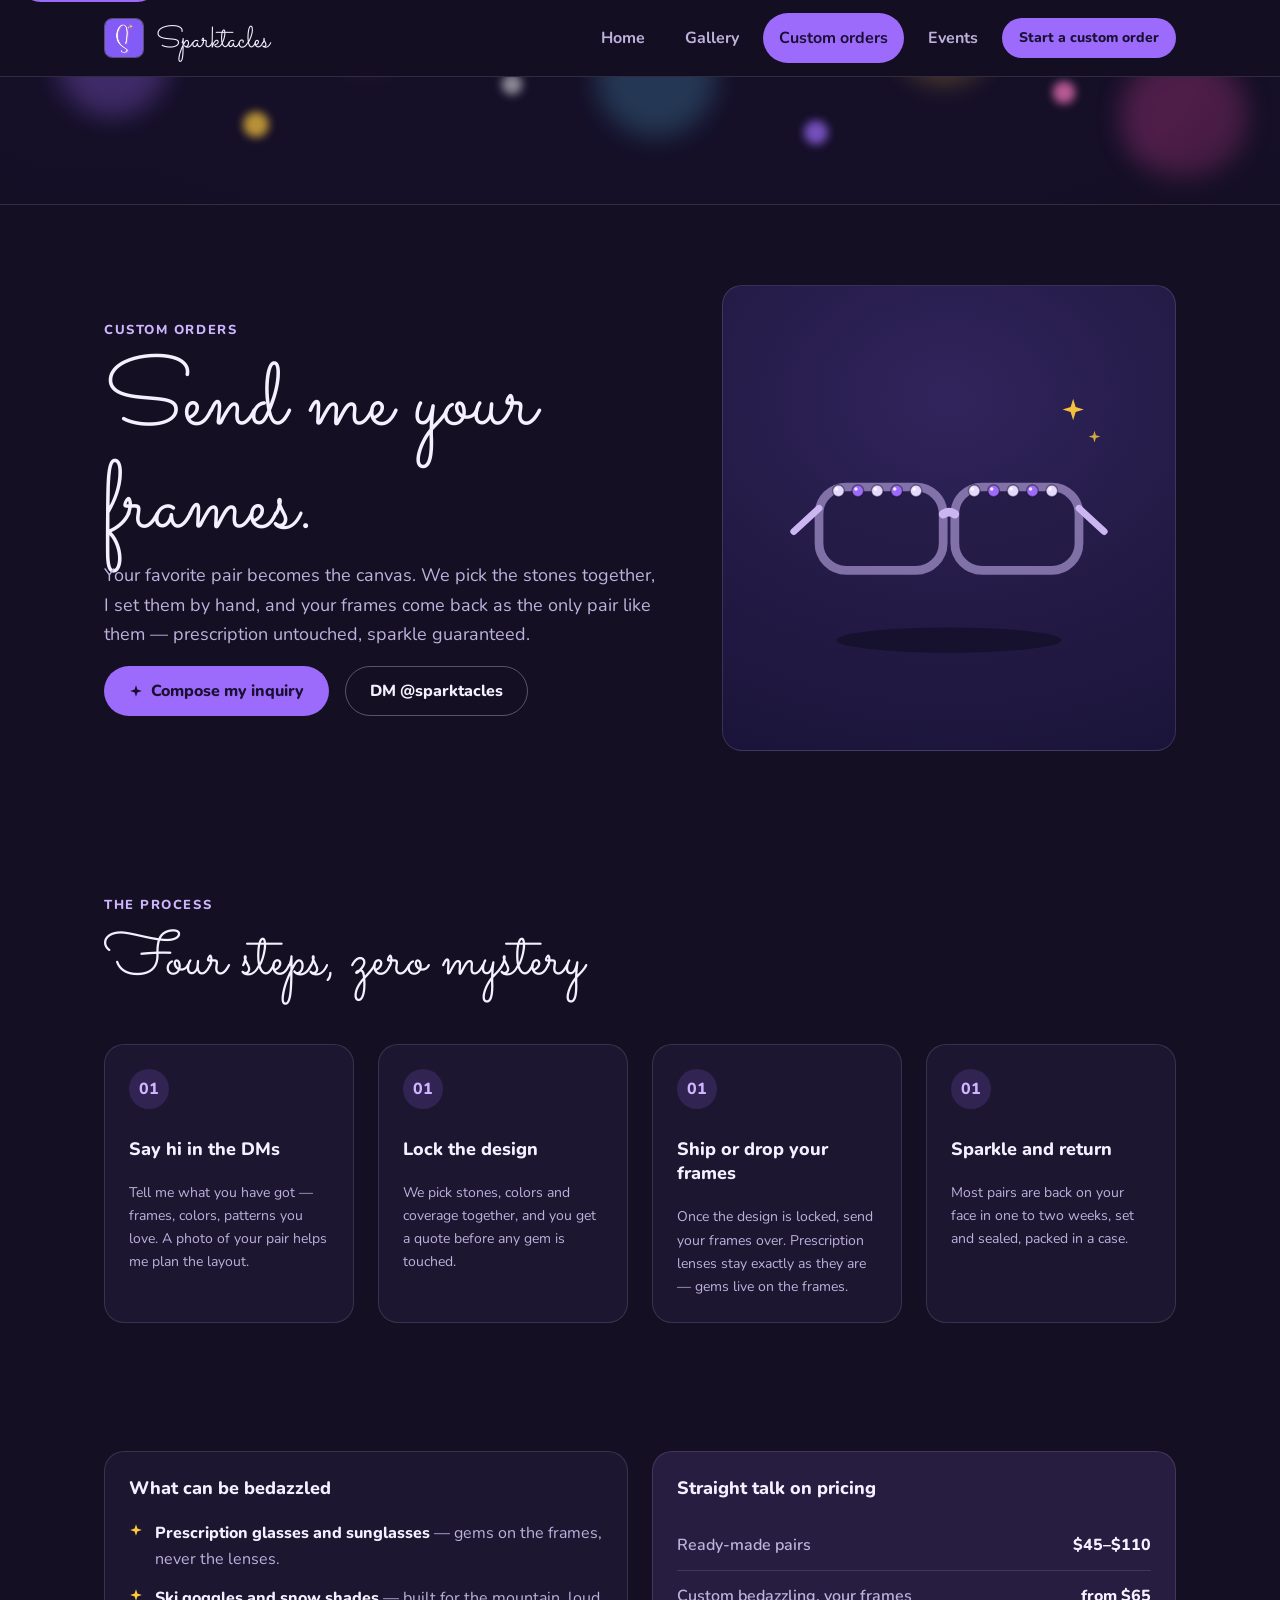
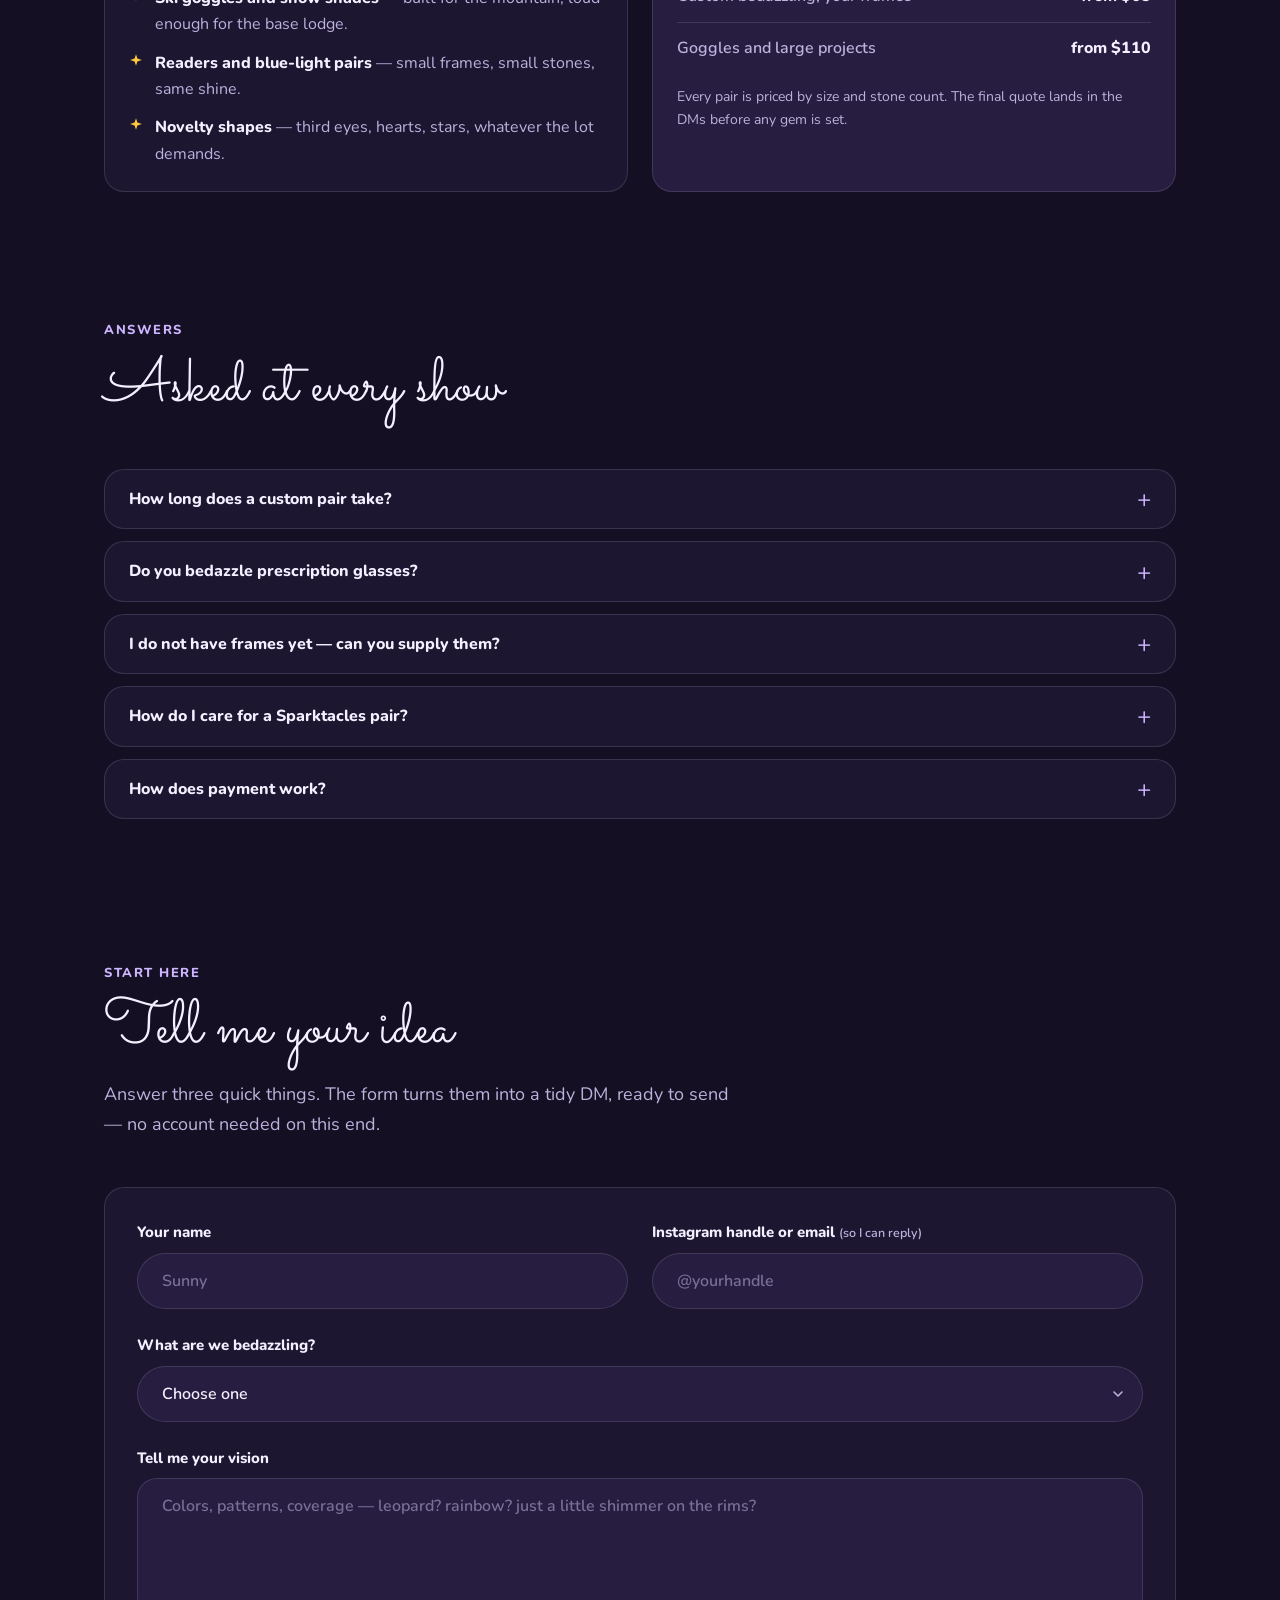
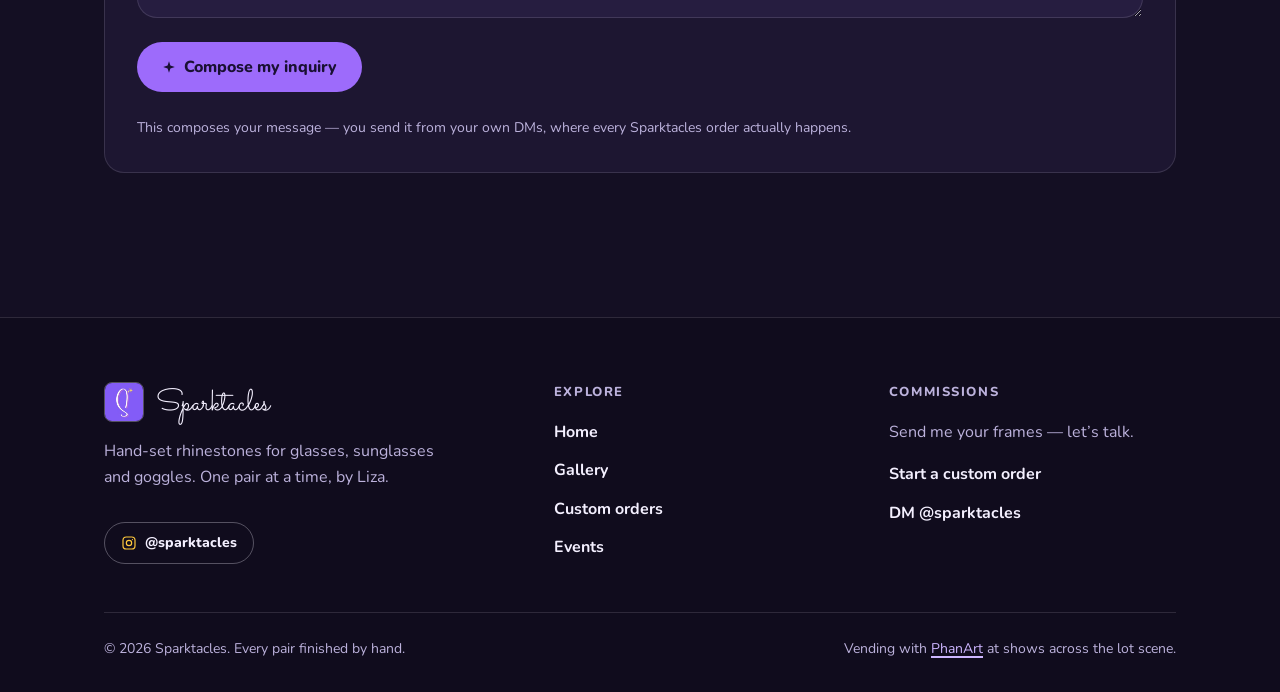
<file: francesca/custom.html>
<!DOCTYPE html>
<html lang="en">
<head>
  <meta charset="UTF-8">
  <meta name="viewport" content="width=device-width, initial-scale=1">
  <title>Custom orders — Sparktacles</title>
  <meta name="description" content="Send Sparktacles your own frames and get them back hand-set with rhinestones. Custom eyewear commissions by artist Liza — start with the inquiry form or a DM.">
  <meta name="theme-color" content="#140F23">
  <meta property="og:title" content="Custom orders — Sparktacles">
  <meta property="og:description" content="Send me your frames, let's talk. Hand-set rhinestone commissions on your own glasses, sunglasses and goggles.">
  <meta property="og:image" content="assets/sparktacleslogo.jpg">
  <meta property="og:type" content="website">
  <link rel="icon" type="image/jpeg" href="assets/sparktaclesicon.jpg">
  <link rel="apple-touch-icon" href="assets/sparktaclesicon.jpg">
  <link rel="preconnect" href="https://fonts.googleapis.com">
  <link rel="preconnect" href="https://fonts.gstatic.com" crossorigin>
  <link href="https://fonts.googleapis.com/css2?family=Nunito:wght@400;600;700;800&family=Sacramento&display=swap" rel="stylesheet">
  <link rel="stylesheet" href="styles.css">
</head>
<body>
  <a class="skip-link" href="#main">Skip to content</a>

  <header class="site-header">
    <div class="container nav">
      <a class="brand" href="index.html">
        <img class="brand-icon" src="assets/sparktaclesicon.jpg" alt="Sparktacles logo" width="40" height="40">
        <span class="brand-name">Sparktacles</span>
      </a>
      <nav aria-label="Primary">
        <button class="nav-toggle" type="button" aria-expanded="false" aria-controls="site-nav">Menu</button>
        <ul id="site-nav">
          <li><a class="nav-link" href="index.html">Home</a></li>
          <li><a class="nav-link" href="gallery.html">Gallery</a></li>
          <li><a class="nav-link" href="custom.html" aria-current="page">Custom orders</a></li>
          <li><a class="nav-link" href="events.html">Events</a></li>
          <li class="nav-cta"><a class="btn btn-primary btn-small" href="custom.html#inquiry">Start a custom order</a></li>
        </ul>
      </nav>
    </div>
  </header>

  <main id="main">
    <div class="band" aria-hidden="true"></div>

    <!-- Hero: split with illustrated piece -->
    <section class="section">
      <div class="container split">
        <div>
          <p class="eyebrow">Custom orders</p>
          <h1 class="script script-md">Send me your frames.</h1>
          <p class="lede">Your favorite pair becomes the canvas. We pick the stones together, I set them by hand, and your frames come back as the only pair like them &mdash; prescription untouched, sparkle guaranteed.</p>
          <div class="btn-row">
            <a class="btn btn-primary" href="#inquiry">
              <svg class="btn-star" width="14" height="14" viewBox="0 0 24 24" fill="currentColor" aria-hidden="true"><path d="M12 2l2.4 7.6L22 12l-7.6 2.4L12 22l-2.4-7.6L2 12l7.6-2.4z"/></svg>
              Compose my inquiry
            </a>
            <a class="btn btn-ghost" href="https://ig.me/m/sparktacles" target="_blank" rel="noopener">DM @sparktacles</a>
          </div>
        </div>
        <div class="hero-piece">
          <img src="assets/piece-everyday.svg" alt="Illustration: rectangular eyeglasses with delicate lavender and crystal rhinestones along the rims" width="400" height="400" loading="lazy" decoding="async">
        </div>
      </div>
    </section>

    <!-- Process -->
    <section class="section-tight">
      <div class="container">
        <div class="section-head">
          <p class="eyebrow">The process</p>
          <h2 class="script">Four steps, zero mystery</h2>
        </div>
        <div class="grid-4">
          <div class="card">
            <span class="step-num" aria-hidden="true"></span>
            <h3>Say hi in the DMs</h3>
            <p class="small">Tell me what you have got &mdash; frames, colors, patterns you love. A photo of your pair helps me plan the layout.</p>
          </div>
          <div class="card">
            <span class="step-num" aria-hidden="true"></span>
            <h3>Lock the design</h3>
            <p class="small">We pick stones, colors and coverage together, and you get a quote before any gem is touched.</p>
          </div>
          <div class="card">
            <span class="step-num" aria-hidden="true"></span>
            <h3>Ship or drop your frames</h3>
            <p class="small">Once the design is locked, send your frames over. Prescription lenses stay exactly as they are &mdash; gems live on the frames.</p>
          </div>
          <div class="card">
            <span class="step-num" aria-hidden="true"></span>
            <h3>Sparkle and return</h3>
            <p class="small">Most pairs are back on your face in one to two weeks, set and sealed, packed in a case.</p>
          </div>
        </div>
      </div>
    </section>

    <!-- Scope + pricing -->
    <section class="section-tight">
      <div class="container grid-2">
        <div class="card">
          <h3>What can be bedazzled</h3>
          <ul class="star-list">
            <li>
              <svg width="14" height="14" viewBox="0 0 24 24" fill="currentColor" aria-hidden="true"><path d="M12 2l2.4 7.6L22 12l-7.6 2.4L12 22l-2.4-7.6L2 12l7.6-2.4z"/></svg>
              <span><strong>Prescription glasses and sunglasses</strong> &mdash; gems on the frames, never the lenses.</span>
            </li>
            <li>
              <svg width="14" height="14" viewBox="0 0 24 24" fill="currentColor" aria-hidden="true"><path d="M12 2l2.4 7.6L22 12l-7.6 2.4L12 22l-2.4-7.6L2 12l7.6-2.4z"/></svg>
              <span><strong>Ski goggles and snow shades</strong> &mdash; built for the mountain, loud enough for the base lodge.</span>
            </li>
            <li>
              <svg width="14" height="14" viewBox="0 0 24 24" fill="currentColor" aria-hidden="true"><path d="M12 2l2.4 7.6L22 12l-7.6 2.4L12 22l-2.4-7.6L2 12l7.6-2.4z"/></svg>
              <span><strong>Readers and blue-light pairs</strong> &mdash; small frames, small stones, same shine.</span>
            </li>
            <li>
              <svg width="14" height="14" viewBox="0 0 24 24" fill="currentColor" aria-hidden="true"><path d="M12 2l2.4 7.6L22 12l-7.6 2.4L12 22l-2.4-7.6L2 12l7.6-2.4z"/></svg>
              <span><strong>Novelty shapes</strong> &mdash; third eyes, hearts, stars, whatever the lot demands.</span>
            </li>
          </ul>
        </div>
        <div class="card pricing-card">
          <h3>Straight talk on pricing</h3>
          <dl>
            <div class="price-row">
              <dt>Ready-made pairs</dt>
              <dd>$45&ndash;$110</dd>
            </div>
            <div class="price-row">
              <dt>Custom bedazzling, your frames</dt>
              <dd>from $65</dd>
            </div>
            <div class="price-row">
              <dt>Goggles and large projects</dt>
              <dd>from $110</dd>
            </div>
          </dl>
          <p class="form-note">Every pair is priced by size and stone count. The final quote lands in the DMs before any gem is set.</p>
        </div>
      </div>
    </section>

    <!-- FAQ -->
    <section class="section-tight">
      <div class="container">
        <div class="section-head">
          <p class="eyebrow">Answers</p>
          <h2 class="script">Asked at every show</h2>
        </div>
        <div class="faq">
          <details>
            <summary>How long does a custom pair take?</summary>
            <p class="faq-a">Most pairs are back on your face in one to two weeks after we lock the design. Goggles and heavy-coverage pieces can take longer &mdash; I will give you a real timeline before we start.</p>
          </details>
          <details>
            <summary>Do you bedazzle prescription glasses?</summary>
            <p class="faq-a">All the time. The gems go on the frames only, never the lenses, so your prescription stays exactly as your optometrist cut it.</p>
          </details>
          <details>
            <summary>I do not have frames yet &mdash; can you supply them?</summary>
            <p class="faq-a">Yes. Ready-made pairs live in the gallery, and I can source base frames for custom work. DM me and we will talk options.</p>
          </details>
          <details>
            <summary>How do I care for a Sparktacles pair?</summary>
            <p class="faq-a">Treat them like the jewelry they are: store them in their case, wipe lenses with a soft cloth, and keep them away from chlorine and steam. Every stone is sealed, but rhinestones and hot tubs do not mix.</p>
          </details>
          <details>
            <summary>How does payment work?</summary>
            <p class="faq-a">Custom commissions are half up front and half when your pair is finished. Ready-made pairs are first come, first served in the DMs.</p>
          </details>
        </div>
      </div>
    </section>

    <!-- Inquiry form -->
    <section class="section" id="inquiry">
      <div class="container">
        <div class="section-head">
          <p class="eyebrow">Start here</p>
          <h2 class="script script-md">Tell me your idea</h2>
          <p class="lede">Answer three quick things. The form turns them into a tidy DM, ready to send &mdash; no account needed on this end.</p>
        </div>

        <form class="form-card" id="inquiry-form">
          <div class="field-row">
            <div class="field">
              <label class="label" for="f-name">Your name</label>
              <input class="input" id="f-name" name="name" type="text" autocomplete="name" placeholder="Sunny" required>
            </div>
            <div class="field">
              <label class="label" for="f-contact">Instagram handle or email <small>(so I can reply)</small></label>
              <input class="input" id="f-contact" name="contact" type="text" autocomplete="email" placeholder="@yourhandle" required>
            </div>
          </div>
          <div class="field">
            <label class="label" for="f-type">What are we bedazzling?</label>
            <select class="select" id="f-type" name="type" required>
              <option value="" selected disabled>Choose one</option>
              <option>Sunglasses</option>
              <option>Prescription glasses</option>
              <option>Ski goggles</option>
              <option>Readers</option>
              <option>Something else &mdash; surprise me</option>
              <option>Not sure yet</option>
            </select>
          </div>
          <div class="field">
            <label class="label" for="f-vision">Tell me your vision</label>
            <textarea class="textarea" id="f-vision" name="vision" placeholder="Colors, patterns, coverage &mdash; leopard? rainbow? just a little shimmer on the rims?" required></textarea>
          </div>
          <div class="btn-row">
            <button class="btn btn-primary" type="submit">
              <svg class="btn-star" width="14" height="14" viewBox="0 0 24 24" fill="currentColor" aria-hidden="true"><path d="M12 2l2.4 7.6L22 12l-7.6 2.4L12 22l-2.4-7.6L2 12l7.6-2.4z"/></svg>
              Compose my inquiry
            </button>
          </div>
          <p class="form-note">This composes your message &mdash; you send it from your own DMs, where every Sparktacles order actually happens.</p>
        </form>

        <div class="form-success" id="form-success" hidden>
          <h2 tabindex="-1">Your inquiry is ready to send</h2>
          <p class="small">Sparktacles runs on Instagram DMs. Copy your note and send it to <a class="inline" href="https://ig.me/m/sparktacles" target="_blank" rel="noopener">@sparktacles</a> &mdash; that is the part that actually places the order.</p>
          <pre class="dm-preview" id="dm-preview"></pre>
          <div class="btn-row">
            <button class="btn btn-primary" type="button" id="copy-dm">Copy my message</button>
            <a class="btn btn-ghost" href="https://ig.me/m/sparktacles" target="_blank" rel="noopener">Open Instagram DMs</a>
          </div>
        </div>
      </div>
    </section>
  </main>

  <footer class="site-footer">
    <div class="container">
      <div class="footer-grid">
        <div class="footer-brand">
          <a class="brand" href="index.html">
            <img class="brand-icon" src="assets/sparktaclesicon.jpg" alt="Sparktacles logo" width="40" height="40">
            <span class="brand-name">Sparktacles</span>
          </a>
          <p>Hand-set rhinestones for glasses, sunglasses and goggles. One pair at a time, by Liza.</p>
          <a class="btn btn-ghost btn-small" href="https://www.instagram.com/sparktacles" target="_blank" rel="noopener">
            <svg class="btn-star" width="16" height="16" viewBox="0 0 24 24" fill="none" stroke="currentColor" stroke-width="1.8" stroke-linecap="round" stroke-linejoin="round" aria-hidden="true"><rect x="3" y="3" width="18" height="18" rx="5"/><circle cx="12" cy="12" r="4"/><circle cx="17.2" cy="6.8" r="0.9" fill="currentColor" stroke="none"/></svg>
            @sparktacles
          </a>
        </div>
        <nav class="footer-col" aria-label="Footer">
          <h2 class="footer-title">Explore</h2>
          <ul class="footer-links">
            <li><a href="index.html">Home</a></li>
            <li><a href="gallery.html">Gallery</a></li>
            <li><a href="custom.html">Custom orders</a></li>
            <li><a href="events.html">Events</a></li>
          </ul>
        </nav>
        <div class="footer-col">
          <h2 class="footer-title">Commissions</h2>
          <p>Send me your frames &mdash; let&rsquo;s talk.</p>
          <ul class="footer-links">
            <li><a href="custom.html#inquiry">Start a custom order</a></li>
            <li><a href="https://ig.me/m/sparktacles" target="_blank" rel="noopener">DM @sparktacles</a></li>
          </ul>
        </div>
      </div>
      <div class="footer-bottom">
        <p>&copy; <span id="year">2026</span> Sparktacles. Every pair finished by hand.</p>
        <p>Vending with <a class="inline" href="https://phanart.net" target="_blank" rel="noopener">PhanArt</a> at shows across the lot scene.</p>
      </div>
    </div>
  </footer>

  <script src="script.js"></script>
</body>
</html>
</file>
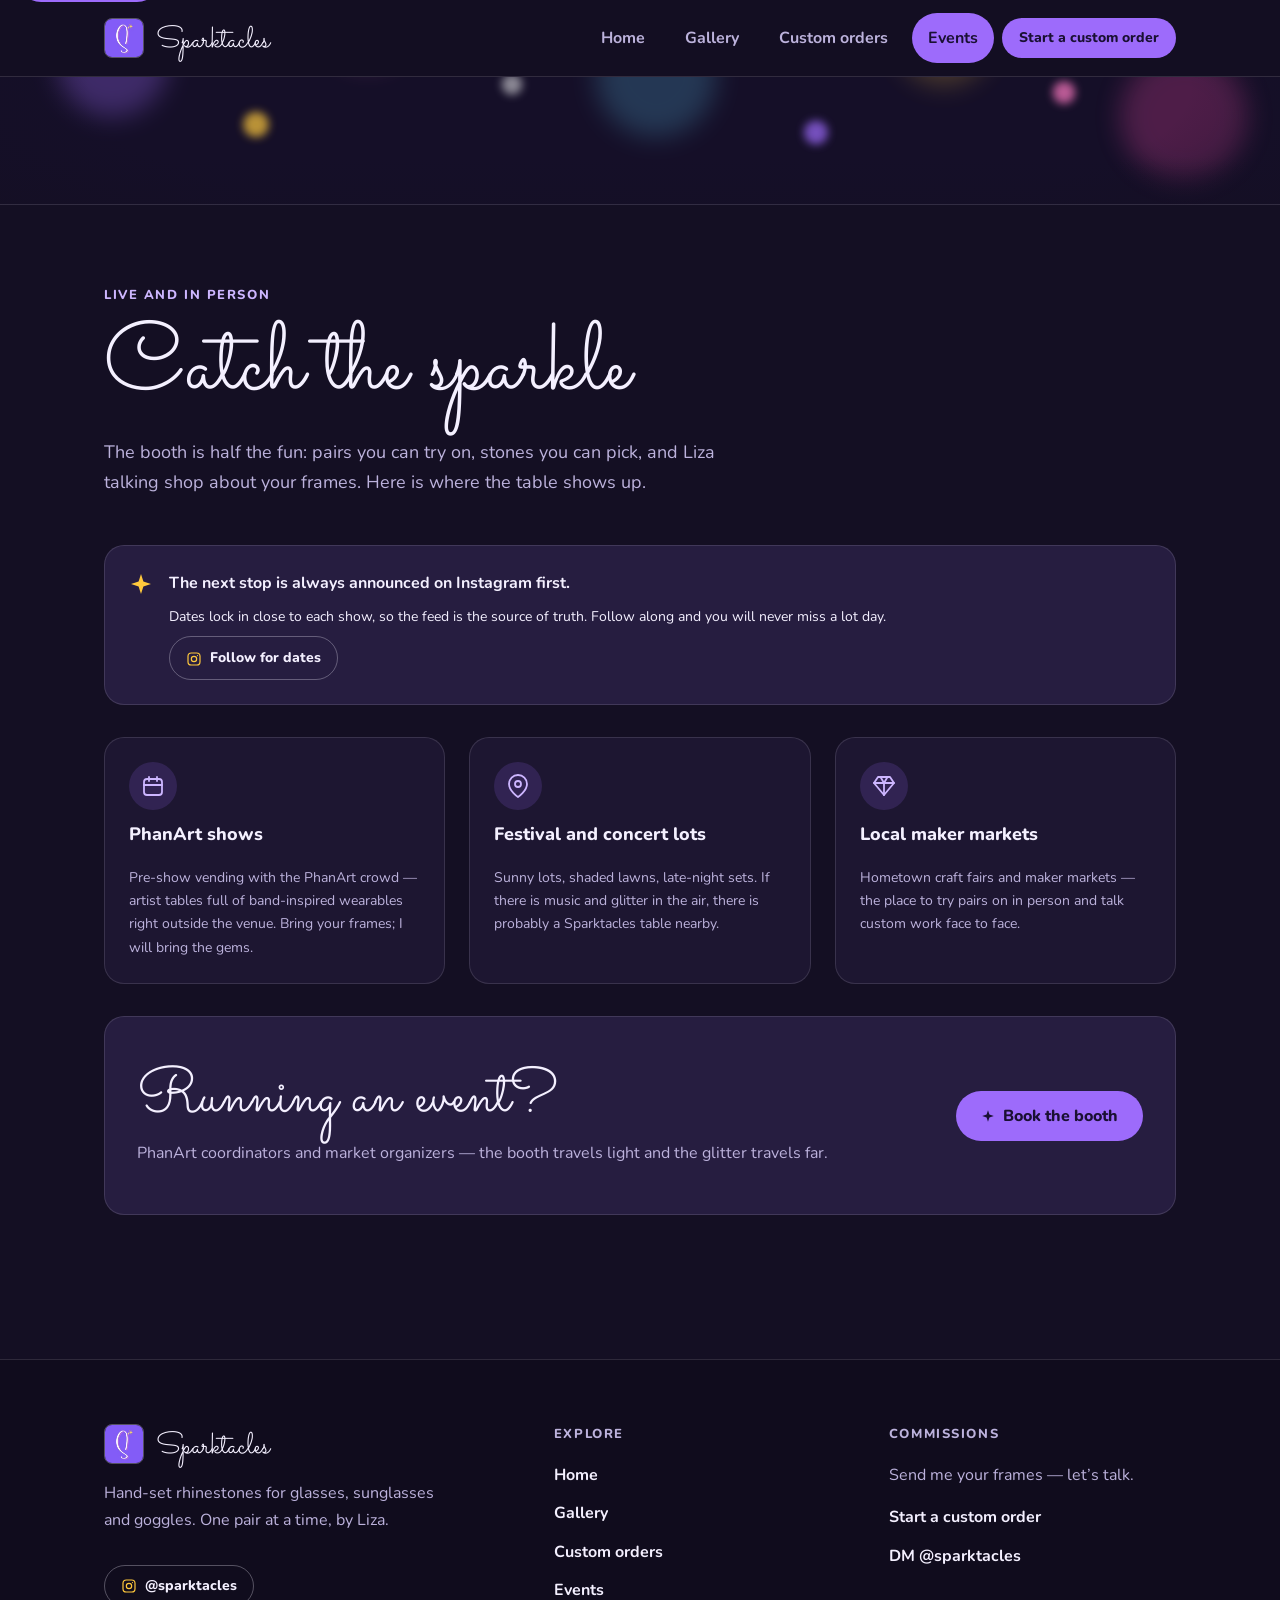
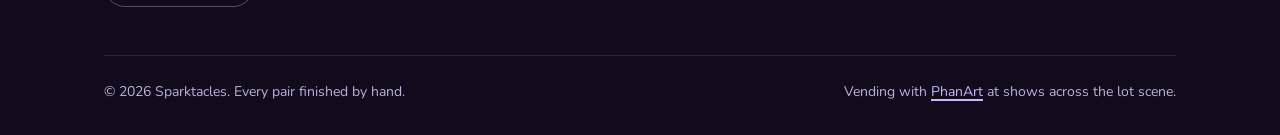
<file: francesca/events.html>
<!DOCTYPE html>
<html lang="en">
<head>
  <meta charset="UTF-8">
  <meta name="viewport" content="width=device-width, initial-scale=1">
  <title>Events — Sparktacles</title>
  <meta name="description" content="Where to find Sparktacles in person: PhanArt shows, festival lots and maker markets. Try the pairs on, pick your stones, book the booth for your event.">
  <meta name="theme-color" content="#140F23">
  <meta property="og:title" content="Events — Sparktacles">
  <meta property="og:description" content="Catch Sparktacles live at PhanArt shows, festival lots and maker markets. Event dates announced on Instagram first.">
  <meta property="og:image" content="assets/sparktacleslogo.jpg">
  <meta property="og:type" content="website">
  <link rel="icon" type="image/jpeg" href="assets/sparktaclesicon.jpg">
  <link rel="apple-touch-icon" href="assets/sparktaclesicon.jpg">
  <link rel="preconnect" href="https://fonts.googleapis.com">
  <link rel="preconnect" href="https://fonts.gstatic.com" crossorigin>
  <link href="https://fonts.googleapis.com/css2?family=Nunito:wght@400;600;700;800&family=Sacramento&display=swap" rel="stylesheet">
  <link rel="stylesheet" href="styles.css">
</head>
<body>
  <a class="skip-link" href="#main">Skip to content</a>

  <header class="site-header">
    <div class="container nav">
      <a class="brand" href="index.html">
        <img class="brand-icon" src="assets/sparktaclesicon.jpg" alt="Sparktacles logo" width="40" height="40">
        <span class="brand-name">Sparktacles</span>
      </a>
      <nav aria-label="Primary">
        <button class="nav-toggle" type="button" aria-expanded="false" aria-controls="site-nav">Menu</button>
        <ul id="site-nav">
          <li><a class="nav-link" href="index.html">Home</a></li>
          <li><a class="nav-link" href="gallery.html">Gallery</a></li>
          <li><a class="nav-link" href="custom.html">Custom orders</a></li>
          <li><a class="nav-link" href="events.html" aria-current="page">Events</a></li>
          <li class="nav-cta"><a class="btn btn-primary btn-small" href="custom.html#inquiry">Start a custom order</a></li>
        </ul>
      </nav>
    </div>
  </header>

  <main id="main">
    <div class="band" aria-hidden="true"></div>

    <section class="section">
      <div class="container">
        <div class="section-head">
          <p class="eyebrow">Live and in person</p>
          <h1 class="script script-md">Catch the sparkle</h1>
          <p class="lede">The booth is half the fun: pairs you can try on, stones you can pick, and Liza talking shop about your frames. Here is where the table shows up.</p>
        </div>

        <div class="notice">
          <svg width="24" height="24" viewBox="0 0 24 24" fill="currentColor" aria-hidden="true"><path d="M12 2l2.4 7.6L22 12l-7.6 2.4L12 22l-2.4-7.6L2 12l7.6-2.4z"/></svg>
          <div class="notice-body">
            <p><strong>The next stop is always announced on Instagram first.</strong></p>
            <p class="small">Dates lock in close to each show, so the feed is the source of truth. Follow along and you will never miss a lot day.</p>
            <a class="btn btn-ghost btn-small" href="https://www.instagram.com/sparktacles" target="_blank" rel="noopener">
              <svg class="btn-star" width="16" height="16" viewBox="0 0 24 24" fill="none" stroke="currentColor" stroke-width="1.8" stroke-linecap="round" stroke-linejoin="round" aria-hidden="true"><rect x="3" y="3" width="18" height="18" rx="5"/><circle cx="12" cy="12" r="4"/><circle cx="17.2" cy="6.8" r="0.9" fill="currentColor" stroke="none"/></svg>
              Follow for dates
            </a>
          </div>
        </div>

        <div class="grid-3 after-grid">
          <div class="card">
            <span class="icon-chip">
              <svg viewBox="0 0 24 24" fill="none" stroke="currentColor" stroke-width="1.8" stroke-linecap="round" stroke-linejoin="round" aria-hidden="true"><rect x="3" y="5" width="18" height="16" rx="3"/><path d="M8 3v4"/><path d="M16 3v4"/><path d="M3 11h18"/></svg>
            </span>
            <h3>PhanArt shows</h3>
            <p class="small">Pre-show vending with the PhanArt crowd &mdash; artist tables full of band-inspired wearables right outside the venue. Bring your frames; I will bring the gems.</p>
          </div>
          <div class="card">
            <span class="icon-chip">
              <svg viewBox="0 0 24 24" fill="none" stroke="currentColor" stroke-width="1.8" stroke-linecap="round" stroke-linejoin="round" aria-hidden="true"><path d="M21 10c0 7-9 13-9 13S3 17 3 10a9 9 0 0 1 18 0z"/><circle cx="12" cy="10" r="3"/></svg>
            </span>
            <h3>Festival and concert lots</h3>
            <p class="small">Sunny lots, shaded lawns, late-night sets. If there is music and glitter in the air, there is probably a Sparktacles table nearby.</p>
          </div>
          <div class="card">
            <span class="icon-chip">
              <svg viewBox="0 0 24 24" fill="none" stroke="currentColor" stroke-width="1.8" stroke-linecap="round" stroke-linejoin="round" aria-hidden="true"><path d="M6 3h12l4 6-10 12L2 9l4-6z"/><path d="M2 9h20"/><path d="M8.5 3L12 9l3.5-6"/><path d="M12 9v12"/></svg>
            </span>
            <h3>Local maker markets</h3>
            <p class="small">Hometown craft fairs and maker markets &mdash; the place to try pairs on in person and talk custom work face to face.</p>
          </div>
        </div>

        <div class="cta-strip after-grid">
          <div>
            <h2 class="script script-sm">Running an event?</h2>
            <p>PhanArt coordinators and market organizers &mdash; the booth travels light and the glitter travels far.</p>
          </div>
          <a class="btn btn-primary" href="https://ig.me/m/sparktacles" target="_blank" rel="noopener">
            <svg class="btn-star" width="14" height="14" viewBox="0 0 24 24" fill="currentColor" aria-hidden="true"><path d="M12 2l2.4 7.6L22 12l-7.6 2.4L12 22l-2.4-7.6L2 12l7.6-2.4z"/></svg>
            Book the booth
          </a>
        </div>
      </div>
    </section>
  </main>

  <footer class="site-footer">
    <div class="container">
      <div class="footer-grid">
        <div class="footer-brand">
          <a class="brand" href="index.html">
            <img class="brand-icon" src="assets/sparktaclesicon.jpg" alt="Sparktacles logo" width="40" height="40">
            <span class="brand-name">Sparktacles</span>
          </a>
          <p>Hand-set rhinestones for glasses, sunglasses and goggles. One pair at a time, by Liza.</p>
          <a class="btn btn-ghost btn-small" href="https://www.instagram.com/sparktacles" target="_blank" rel="noopener">
            <svg class="btn-star" width="16" height="16" viewBox="0 0 24 24" fill="none" stroke="currentColor" stroke-width="1.8" stroke-linecap="round" stroke-linejoin="round" aria-hidden="true"><rect x="3" y="3" width="18" height="18" rx="5"/><circle cx="12" cy="12" r="4"/><circle cx="17.2" cy="6.8" r="0.9" fill="currentColor" stroke="none"/></svg>
            @sparktacles
          </a>
        </div>
        <nav class="footer-col" aria-label="Footer">
          <h2 class="footer-title">Explore</h2>
          <ul class="footer-links">
            <li><a href="index.html">Home</a></li>
            <li><a href="gallery.html">Gallery</a></li>
            <li><a href="custom.html">Custom orders</a></li>
            <li><a href="events.html">Events</a></li>
          </ul>
        </nav>
        <div class="footer-col">
          <h2 class="footer-title">Commissions</h2>
          <p>Send me your frames &mdash; let&rsquo;s talk.</p>
          <ul class="footer-links">
            <li><a href="custom.html#inquiry">Start a custom order</a></li>
            <li><a href="https://ig.me/m/sparktacles" target="_blank" rel="noopener">DM @sparktacles</a></li>
          </ul>
        </div>
      </div>
      <div class="footer-bottom">
        <p>&copy; <span id="year">2026</span> Sparktacles. Every pair finished by hand.</p>
        <p>Vending with <a class="inline" href="https://phanart.net" target="_blank" rel="noopener">PhanArt</a> at shows across the lot scene.</p>
      </div>
    </div>
  </footer>

  <script src="script.js"></script>
</body>
</html>
</file>
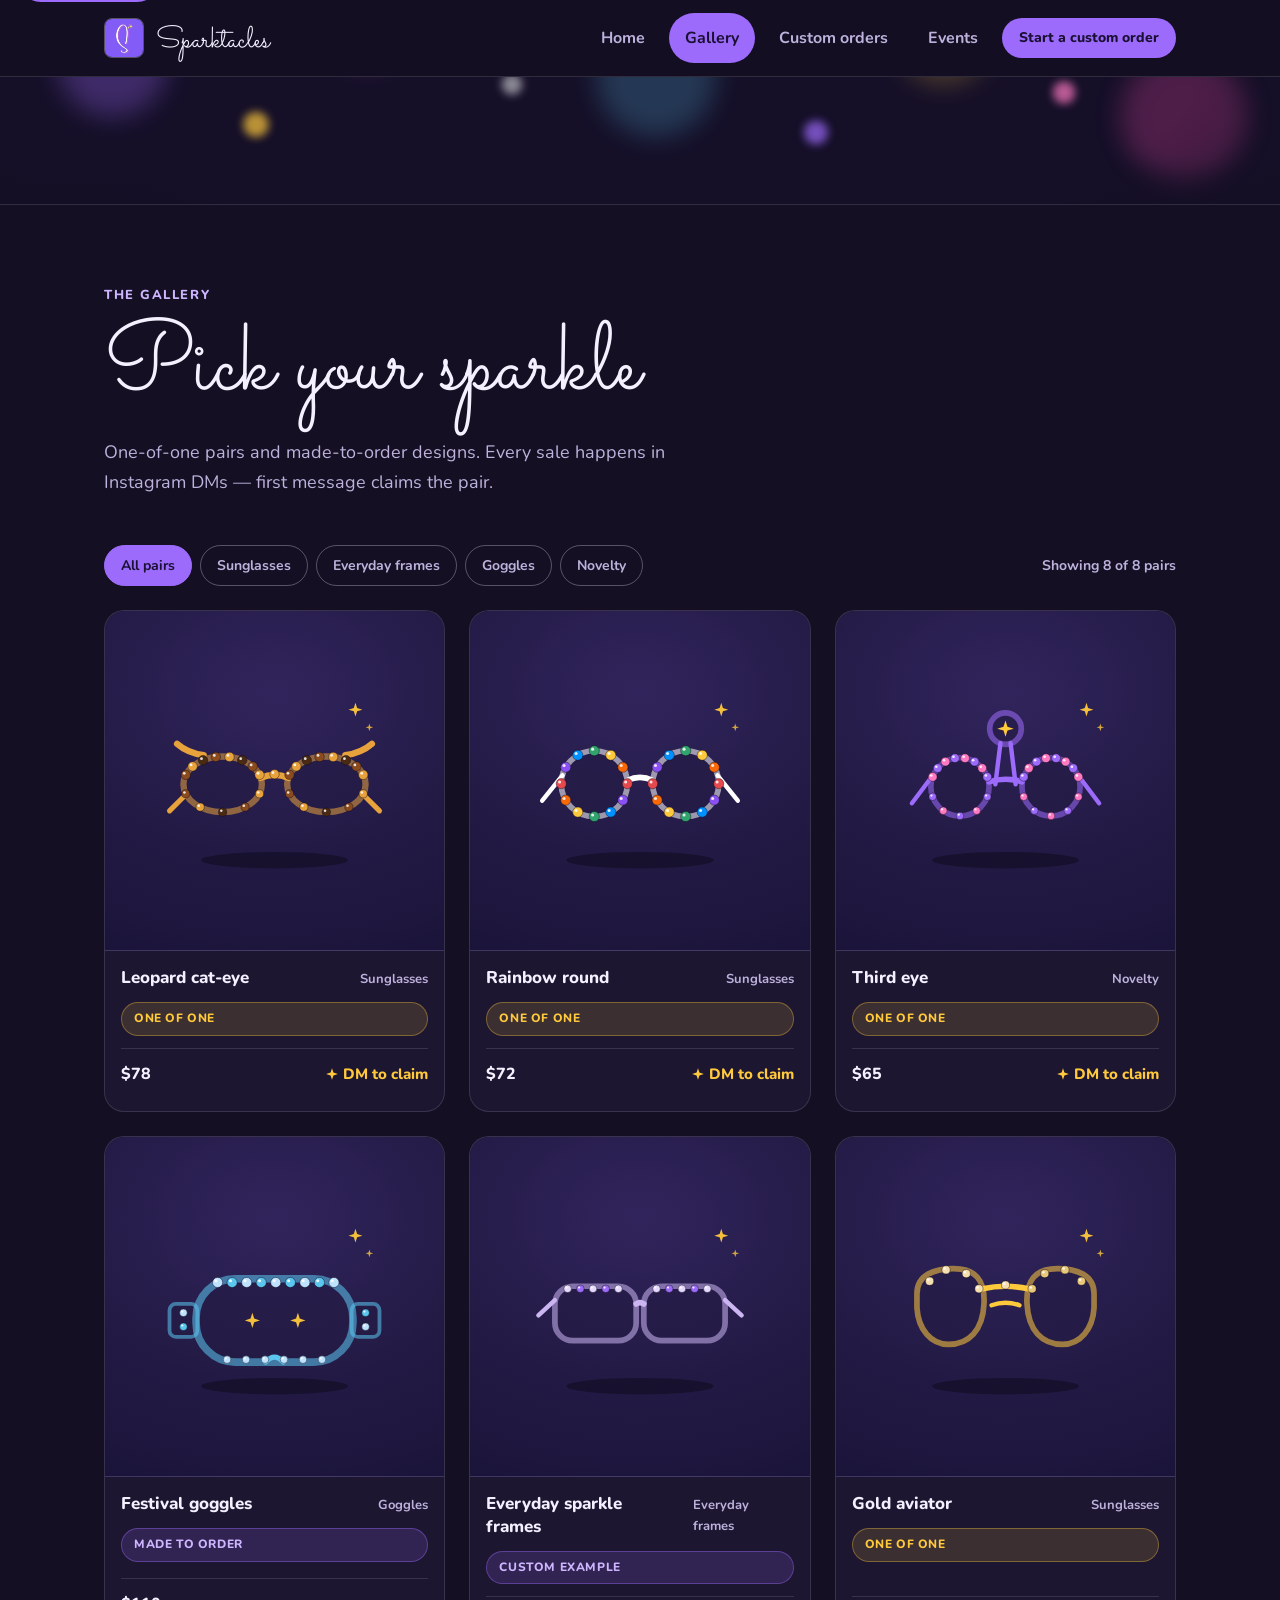
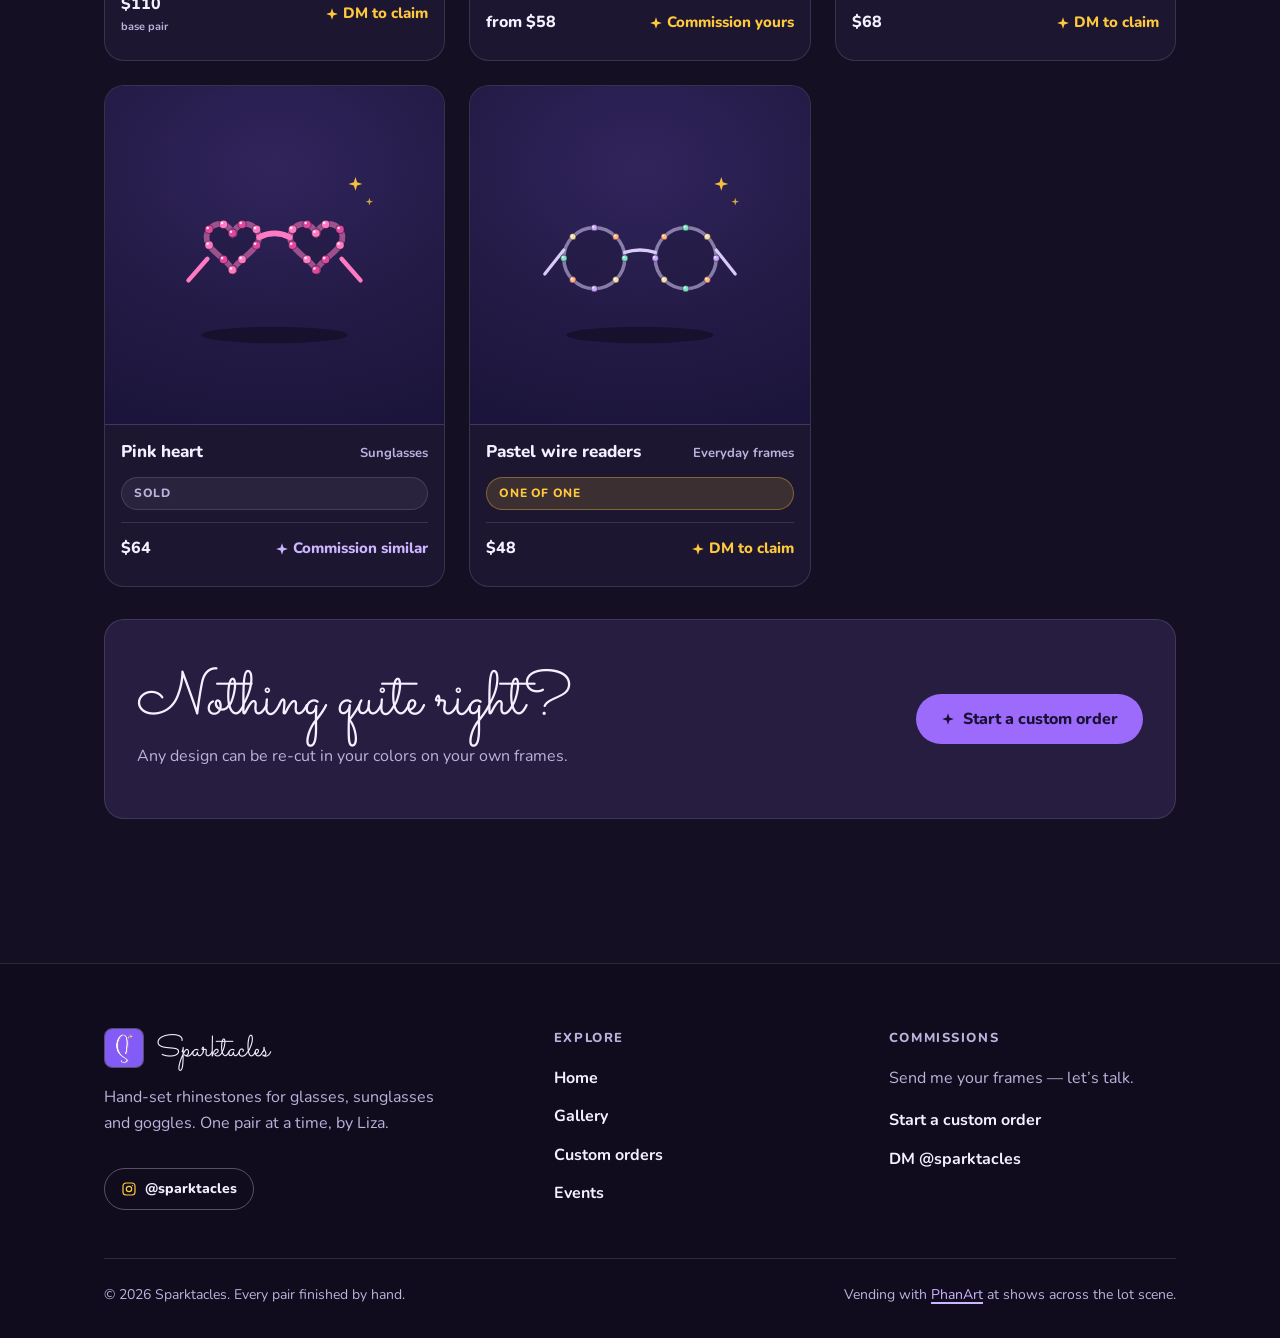
<file: francesca/gallery.html>
<!DOCTYPE html>
<html lang="en">
<head>
  <meta charset="UTF-8">
  <meta name="viewport" content="width=device-width, initial-scale=1">
  <title>The gallery — Sparktacles</title>
  <meta name="description" content="Browse hand-bedazzled sunglasses, eyeglasses and goggles by Sparktacles. One-of-one rhinestone pairs claimed through Instagram DMs, plus custom commissions.">
  <meta name="theme-color" content="#140F23">
  <meta property="og:title" content="The gallery — Sparktacles">
  <meta property="og:description" content="One-of-one rhinestone eyewear. Claim a ready-made pair through Instagram DMs.">
  <meta property="og:image" content="assets/sparktacleslogo.jpg">
  <meta property="og:type" content="website">
  <link rel="icon" type="image/jpeg" href="assets/sparktaclesicon.jpg">
  <link rel="apple-touch-icon" href="assets/sparktaclesicon.jpg">
  <link rel="preconnect" href="https://fonts.googleapis.com">
  <link rel="preconnect" href="https://fonts.gstatic.com" crossorigin>
  <link href="https://fonts.googleapis.com/css2?family=Nunito:wght@400;600;700;800&family=Sacramento&display=swap" rel="stylesheet">
  <link rel="stylesheet" href="styles.css">
</head>
<body>
  <a class="skip-link" href="#main">Skip to content</a>

  <header class="site-header">
    <div class="container nav">
      <a class="brand" href="index.html">
        <img class="brand-icon" src="assets/sparktaclesicon.jpg" alt="Sparktacles logo" width="40" height="40">
        <span class="brand-name">Sparktacles</span>
      </a>
      <nav aria-label="Primary">
        <button class="nav-toggle" type="button" aria-expanded="false" aria-controls="site-nav">Menu</button>
        <ul id="site-nav">
          <li><a class="nav-link" href="index.html">Home</a></li>
          <li><a class="nav-link" href="gallery.html" aria-current="page">Gallery</a></li>
          <li><a class="nav-link" href="custom.html">Custom orders</a></li>
          <li><a class="nav-link" href="events.html">Events</a></li>
          <li class="nav-cta"><a class="btn btn-primary btn-small" href="custom.html#inquiry">Start a custom order</a></li>
        </ul>
      </nav>
    </div>
  </header>

  <main id="main">
    <div class="band" aria-hidden="true"></div>

    <section class="section">
      <div class="container">
        <div class="section-head">
          <p class="eyebrow">The gallery</p>
          <h1 class="script script-md">Pick your sparkle</h1>
          <p class="lede">One-of-one pairs and made-to-order designs. Every sale happens in Instagram DMs &mdash; first message claims the pair.</p>
        </div>

        <div class="gallery-meta">
          <div class="chips" role="group" aria-label="Filter the gallery">
            <button class="chip" type="button" data-filter="all" aria-pressed="true">All pairs</button>
            <button class="chip" type="button" data-filter="sunglasses" aria-pressed="false">Sunglasses</button>
            <button class="chip" type="button" data-filter="everyday" aria-pressed="false">Everyday frames</button>
            <button class="chip" type="button" data-filter="goggles" aria-pressed="false">Goggles</button>
            <button class="chip" type="button" data-filter="novelty" aria-pressed="false">Novelty</button>
          </div>
          <p class="count" id="gallery-count" aria-live="polite">Showing 8 of 8 pairs</p>
        </div>

        <div class="grid-3">
          <article class="piece-card" data-category="sunglasses">
            <div class="piece-media">
              <img src="assets/piece-leopard.svg" alt="Illustration: cat-eye sunglasses with a leopard pattern of amber and brown rhinestones" width="400" height="400" loading="lazy" decoding="async">
            </div>
            <div class="piece-body">
              <div class="piece-top">
                <h3 class="piece-name">Leopard cat-eye</h3>
                <span class="piece-cat">Sunglasses</span>
              </div>
              <span class="pill pill-gold">One of one</span>
              <div class="piece-foot">
                <span class="price">$78</span>
                <a class="claim-link" href="https://ig.me/m/sparktacles" target="_blank" rel="noopener">
                  <svg viewBox="0 0 24 24" fill="currentColor" aria-hidden="true"><path d="M12 2l2.4 7.6L22 12l-7.6 2.4L12 22l-2.4-7.6L2 12l7.6-2.4z"/></svg>
                  DM to claim
                </a>
              </div>
            </div>
          </article>

          <article class="piece-card" data-category="sunglasses">
            <div class="piece-media">
              <img src="assets/piece-rainbow.svg" alt="Illustration: oversized round sunglasses rimmed with rainbow rhinestones" width="400" height="400" loading="lazy" decoding="async">
            </div>
            <div class="piece-body">
              <div class="piece-top">
                <h3 class="piece-name">Rainbow round</h3>
                <span class="piece-cat">Sunglasses</span>
              </div>
              <span class="pill pill-gold">One of one</span>
              <div class="piece-foot">
                <span class="price">$72</span>
                <a class="claim-link" href="https://ig.me/m/sparktacles" target="_blank" rel="noopener">
                  <svg viewBox="0 0 24 24" fill="currentColor" aria-hidden="true"><path d="M12 2l2.4 7.6L22 12l-7.6 2.4L12 22l-2.4-7.6L2 12l7.6-2.4z"/></svg>
                  DM to claim
                </a>
              </div>
            </div>
          </article>

          <article class="piece-card" data-category="novelty">
            <div class="piece-media">
              <img src="assets/piece-thirdeye.svg" alt="Illustration: novelty sunglasses with a third lens on the brow set with a gold star gem" width="400" height="400" loading="lazy" decoding="async">
            </div>
            <div class="piece-body">
              <div class="piece-top">
                <h3 class="piece-name">Third eye</h3>
                <span class="piece-cat">Novelty</span>
              </div>
              <span class="pill pill-gold">One of one</span>
              <div class="piece-foot">
                <span class="price">$65</span>
                <a class="claim-link" href="https://ig.me/m/sparktacles" target="_blank" rel="noopener">
                  <svg viewBox="0 0 24 24" fill="currentColor" aria-hidden="true"><path d="M12 2l2.4 7.6L22 12l-7.6 2.4L12 22l-2.4-7.6L2 12l7.6-2.4z"/></svg>
                  DM to claim
                </a>
              </div>
            </div>
          </article>

          <article class="piece-card" data-category="goggles">
            <div class="piece-media">
              <img src="assets/piece-goggles.svg" alt="Illustration: ski goggles with a blue and silver rhinestone strap and star gems on the lens" width="400" height="400" loading="lazy" decoding="async">
            </div>
            <div class="piece-body">
              <div class="piece-top">
                <h3 class="piece-name">Festival goggles</h3>
                <span class="piece-cat">Goggles</span>
              </div>
              <span class="pill pill-lav">Made to order</span>
              <div class="piece-foot">
                <span class="price">$110 <small>base pair</small></span>
                <a class="claim-link" href="https://ig.me/m/sparktacles" target="_blank" rel="noopener">
                  <svg viewBox="0 0 24 24" fill="currentColor" aria-hidden="true"><path d="M12 2l2.4 7.6L22 12l-7.6 2.4L12 22l-2.4-7.6L2 12l7.6-2.4z"/></svg>
                  DM to claim
                </a>
              </div>
            </div>
          </article>

          <article class="piece-card" data-category="everyday">
            <div class="piece-media">
              <img src="assets/piece-everyday.svg" alt="Illustration: rectangular eyeglasses with delicate lavender and crystal rhinestones along the rims" width="400" height="400" loading="lazy" decoding="async">
            </div>
            <div class="piece-body">
              <div class="piece-top">
                <h3 class="piece-name">Everyday sparkle frames</h3>
                <span class="piece-cat">Everyday frames</span>
              </div>
              <span class="pill pill-lav">Custom example</span>
              <div class="piece-foot">
                <span class="price">from $58</span>
                <a class="claim-link" href="custom.html">
                  <svg viewBox="0 0 24 24" fill="currentColor" aria-hidden="true"><path d="M12 2l2.4 7.6L22 12l-7.6 2.4L12 22l-2.4-7.6L2 12l7.6-2.4z"/></svg>
                  Commission yours
                </a>
              </div>
            </div>
          </article>

          <article class="piece-card" data-category="sunglasses">
            <div class="piece-media">
              <img src="assets/piece-aviator.svg" alt="Illustration: aviator sunglasses covered in gold and champagne rhinestones" width="400" height="400" loading="lazy" decoding="async">
            </div>
            <div class="piece-body">
              <div class="piece-top">
                <h3 class="piece-name">Gold aviator</h3>
                <span class="piece-cat">Sunglasses</span>
              </div>
              <span class="pill pill-gold">One of one</span>
              <div class="piece-foot">
                <span class="price">$68</span>
                <a class="claim-link" href="https://ig.me/m/sparktacles" target="_blank" rel="noopener">
                  <svg viewBox="0 0 24 24" fill="currentColor" aria-hidden="true"><path d="M12 2l2.4 7.6L22 12l-7.6 2.4L12 22l-2.4-7.6L2 12l7.6-2.4z"/></svg>
                  DM to claim
                </a>
              </div>
            </div>
          </article>

          <article class="piece-card" data-category="sunglasses">
            <div class="piece-media">
              <img src="assets/piece-heart.svg" alt="Illustration: heart-shaped sunglasses covered in pink and fuchsia rhinestones" width="400" height="400" loading="lazy" decoding="async">
            </div>
            <div class="piece-body">
              <div class="piece-top">
                <h3 class="piece-name">Pink heart</h3>
                <span class="piece-cat">Sunglasses</span>
              </div>
              <span class="pill pill-muted">Sold</span>
              <div class="piece-foot">
                <span class="price">$64</span>
                <a class="claim-link alt" href="custom.html#inquiry">
                  <svg viewBox="0 0 24 24" fill="currentColor" aria-hidden="true"><path d="M12 2l2.4 7.6L22 12l-7.6 2.4L12 22l-2.4-7.6L2 12l7.6-2.4z"/></svg>
                  Commission similar
                </a>
              </div>
            </div>
          </article>

          <article class="piece-card" data-category="everyday">
            <div class="piece-media">
              <img src="assets/piece-readers.svg" alt="Illustration: round wire reading glasses set with tiny pastel rhinestones" width="400" height="400" loading="lazy" decoding="async">
            </div>
            <div class="piece-body">
              <div class="piece-top">
                <h3 class="piece-name">Pastel wire readers</h3>
                <span class="piece-cat">Everyday frames</span>
              </div>
              <span class="pill pill-gold">One of one</span>
              <div class="piece-foot">
                <span class="price">$48</span>
                <a class="claim-link" href="https://ig.me/m/sparktacles" target="_blank" rel="noopener">
                  <svg viewBox="0 0 24 24" fill="currentColor" aria-hidden="true"><path d="M12 2l2.4 7.6L22 12l-7.6 2.4L12 22l-2.4-7.6L2 12l7.6-2.4z"/></svg>
                  DM to claim
                </a>
              </div>
            </div>
          </article>
        </div>

        <div class="empty" id="gallery-empty" hidden>
          <p>Nothing in this drawer yet &mdash; DM me and I will make the first one for you.</p>
        </div>

        <div class="cta-strip after-grid">
          <div>
            <h2 class="script script-sm">Nothing quite right?</h2>
            <p>Any design can be re-cut in your colors on your own frames.</p>
          </div>
          <a class="btn btn-primary" href="custom.html#inquiry">
            <svg class="btn-star" width="14" height="14" viewBox="0 0 24 24" fill="currentColor" aria-hidden="true"><path d="M12 2l2.4 7.6L22 12l-7.6 2.4L12 22l-2.4-7.6L2 12l7.6-2.4z"/></svg>
            Start a custom order
          </a>
        </div>
      </div>
    </section>
  </main>

  <footer class="site-footer">
    <div class="container">
      <div class="footer-grid">
        <div class="footer-brand">
          <a class="brand" href="index.html">
            <img class="brand-icon" src="assets/sparktaclesicon.jpg" alt="Sparktacles logo" width="40" height="40">
            <span class="brand-name">Sparktacles</span>
          </a>
          <p>Hand-set rhinestones for glasses, sunglasses and goggles. One pair at a time, by Liza.</p>
          <a class="btn btn-ghost btn-small" href="https://www.instagram.com/sparktacles" target="_blank" rel="noopener">
            <svg class="btn-star" width="16" height="16" viewBox="0 0 24 24" fill="none" stroke="currentColor" stroke-width="1.8" stroke-linecap="round" stroke-linejoin="round" aria-hidden="true"><rect x="3" y="3" width="18" height="18" rx="5"/><circle cx="12" cy="12" r="4"/><circle cx="17.2" cy="6.8" r="0.9" fill="currentColor" stroke="none"/></svg>
            @sparktacles
          </a>
        </div>
        <nav class="footer-col" aria-label="Footer">
          <h2 class="footer-title">Explore</h2>
          <ul class="footer-links">
            <li><a href="index.html">Home</a></li>
            <li><a href="gallery.html">Gallery</a></li>
            <li><a href="custom.html">Custom orders</a></li>
            <li><a href="events.html">Events</a></li>
          </ul>
        </nav>
        <div class="footer-col">
          <h2 class="footer-title">Commissions</h2>
          <p>Send me your frames &mdash; let&rsquo;s talk.</p>
          <ul class="footer-links">
            <li><a href="custom.html#inquiry">Start a custom order</a></li>
            <li><a href="https://ig.me/m/sparktacles" target="_blank" rel="noopener">DM @sparktacles</a></li>
          </ul>
        </div>
      </div>
      <div class="footer-bottom">
        <p>&copy; <span id="year">2026</span> Sparktacles. Every pair finished by hand.</p>
        <p>Vending with <a class="inline" href="https://phanart.net" target="_blank" rel="noopener">PhanArt</a> at shows across the lot scene.</p>
      </div>
    </div>
  </footer>

  <script src="script.js"></script>
</body>
</html>
</file>
<file: dawn/css/style.css>
/* ==========================================================================
   SPARKTACLES — dawn edition
   "The Archive of One-of-One Eyewear"

   A museum of one-of-one pieces: clean frames, deliberate gems.
   Restrained editorial type (poster headings); script is used the way
   rhinestones are — as the precious accent, never the whole surface.

   Contents:
     01. Tokens                07. Collection (cases)
     02. Reset & base          08. Poster banner
     03. Type, links, buttons  09. Commission ritual + DM composer
     04. Header & nav          10. Sightings & tour
     05. Marquee (hero)        11. The curator & footer
     06. Ticker                12. Responsive & reduced motion
   ========================================================================== */

/* 01. Tokens ------------------------------------------------------------- */

:root {
  /* color */
  --bg: #0b0713;
  --bg-2: #120c1f;
  --surface: #150e26;
  --surface-2: #1c1433;
  --line: rgba(167, 139, 250, 0.16);
  --line-strong: rgba(167, 139, 250, 0.34);
  --ink: #f7f2ff;
  --muted: #b8a9d8;
  --gold: #ffd166;
  --pink: #ff6ec7;
  --violet: #a78bfa;
  --violet-deep: #8b5cf6;
  --blue: #4dc9ff;
  --ink-dark: #1a1030;

  /* type */
  --font-script: "Monsieur La Doulaise", "Segoe Script", cursive;
  --font-sans: "Outfit", system-ui, sans-serif;

  /* geometry */
  --radius: 20px;
  --radius-pill: 999px;
  --wrap: 1160px;

  /* shadow */
  --shadow-card: 0 18px 50px rgba(6, 3, 16, 0.5);
  --ease: cubic-bezier(0.22, 1, 0.36, 1);
}

/* 02. Reset & base -------------------------------------------------------- */

*, *::before, *::after { box-sizing: border-box; }

html {
  color-scheme: dark;
  scroll-behavior: smooth;
}

body {
  margin: 0;
  background: var(--bg);
  color: var(--ink);
  font: 300 1rem/1.7 var(--font-sans);
  -webkit-font-smoothing: antialiased;
  text-rendering: optimizeLegibility;
  overflow-x: hidden;
}

img, svg { display: block; max-width: 100%; }

ul, ol { list-style: none; margin: 0; padding: 0; }

a { color: inherit; text-decoration: none; }

button { font: inherit; color: inherit; background: none; border: 0; cursor: pointer; }

::selection { background: var(--gold); color: var(--ink-dark); }

[id] { scroll-margin-top: 96px; }

:focus-visible {
  outline: 2px solid var(--gold);
  outline-offset: 3px;
  border-radius: 4px;
}

.skip-link {
  position: fixed;
  top: -4rem;
  left: 1rem;
  z-index: 10001;
  background: var(--gold);
  color: var(--ink-dark);
  font-weight: 700;
  padding: 0.6rem 1.2rem;
  border-radius: var(--radius-pill);
  transition: top 0.3s var(--ease);
}
.skip-link:focus { top: 1rem; }

.container {
  max-width: var(--wrap);
  margin-inline: auto;
  padding-inline: clamp(1.2rem, 4vw, 2.5rem);
  width: 100%;
}

/* 03. Type, links, buttons ------------------------------------------------ */

.eyebrow {
  font-size: 0.78rem;
  font-weight: 700;
  letter-spacing: 0.3em;
  text-transform: uppercase;
  color: var(--gold);
  margin: 0 0 0.9rem;
}

.poster {
  font-size: clamp(1.9rem, 4.6vw, 3.1rem);
  font-weight: 800;
  letter-spacing: 0.08em;
  text-transform: uppercase;
  line-height: 1.12;
  margin: 0;
}

.lede {
  color: var(--muted);
  max-width: 60ch;
  margin: 1rem 0 0;
}
.lede b { color: var(--ink); font-weight: 600; }

.inline {
  color: var(--violet);
  text-decoration: underline;
  text-underline-offset: 3px;
  text-decoration-thickness: 1.5px;
  transition: color 0.15s ease;
}
.inline:hover { color: var(--gold); }

.btn {
  display: inline-flex;
  align-items: center;
  justify-content: center;
  gap: 0.5rem;
  font-weight: 700;
  font-size: 0.95rem;
  letter-spacing: 0.03em;
  padding: 0.95rem 1.9rem;
  border-radius: var(--radius-pill);
  border: 1.5px solid transparent;
  transition: transform 0.3s var(--ease), box-shadow 0.3s var(--ease),
              background-color 0.3s var(--ease), border-color 0.3s var(--ease),
              color 0.3s var(--ease);
  white-space: nowrap;
}

.btn--primary {
  color: var(--ink-dark);
  background: linear-gradient(120deg, var(--gold) 0%, #ff9ec7 130%);
  box-shadow: 0 10px 30px rgba(255, 209, 102, 0.28);
}
.btn--primary:hover {
  transform: translateY(-3px);
  box-shadow: 0 16px 44px rgba(255, 209, 102, 0.42);
  filter: brightness(1.05);
}

.btn--ghost {
  color: var(--violet);
  border-color: rgba(167, 139, 250, 0.5);
  background: rgba(167, 139, 250, 0.06);
}
.btn--ghost:hover {
  color: #fff;
  border-color: var(--violet);
  background: rgba(167, 139, 250, 0.16);
  transform: translateY(-3px);
}

/* 04. Header & nav -------------------------------------------------------- */

.site-header {
  position: fixed;
  inset: 0 0 auto 0;
  z-index: 100;
  border-bottom: 1px solid transparent;
  transition: background-color 0.4s ease, border-color 0.4s ease, backdrop-filter 0.4s;
  -webkit-backdrop-filter: blur(0);
  backdrop-filter: blur(0);
}
.site-header.is-scrolled {
  background: rgba(11, 7, 19, 0.8);
  -webkit-backdrop-filter: blur(16px);
  backdrop-filter: blur(16px);
  border-color: var(--line);
}

.header__inner {
  display: flex;
  align-items: center;
  gap: 1.5rem;
  min-height: 74px;
}

.brand {
  display: inline-flex;
  align-items: center;
  gap: 0.65rem;
  flex: 0 0 auto;
}
.brand__icon {
  width: 40px;
  height: 40px;
  border-radius: 10px;
  box-shadow: 0 4px 18px rgba(139, 92, 246, 0.45);
}
.brand__word {
  font-family: var(--font-script);
  font-size: 1.85rem;
  line-height: 1;
  padding-bottom: 0.3rem;
  color: #fff;
}

.nav {
  display: flex;
  align-items: center;
  gap: 1.4rem;
  margin-left: auto;
}
.nav__link {
  position: relative;
  font-size: 0.85rem;
  font-weight: 600;
  letter-spacing: 0.08em;
  text-transform: uppercase;
  color: var(--muted);
  padding: 0.3rem 0;
  transition: color 0.25s ease;
}
.nav__link::after {
  content: "";
  position: absolute;
  left: 0;
  bottom: -2px;
  width: 0;
  height: 2px;
  border-radius: 2px;
  background: linear-gradient(90deg, var(--gold), var(--pink));
  transition: width 0.3s var(--ease);
}
.nav__link:hover { color: #fff; }
.nav__link:hover::after { width: 100%; }

.ig-pill {
  flex: 0 0 auto;
  display: inline-flex;
  align-items: center;
  padding: 0.55rem 1.2rem;
  border-radius: var(--radius-pill);
  border: 1px solid var(--gold);
  color: var(--gold);
  font-size: 0.82rem;
  font-weight: 700;
  letter-spacing: 0.04em;
  transition: background-color 0.3s ease, color 0.3s ease, box-shadow 0.3s ease;
}
.ig-pill:hover {
  background: var(--gold);
  color: var(--ink-dark);
  box-shadow: 0 0 24px rgba(255, 209, 102, 0.4);
}

.nav-toggle {
  display: none;
  width: 44px;
  height: 44px;
  flex-direction: column;
  justify-content: center;
  align-items: center;
  gap: 6px;
  z-index: 120;
}
.nav-toggle span {
  width: 24px;
  height: 2px;
  background: var(--ink);
  border-radius: 2px;
  transition: transform 0.35s var(--ease), opacity 0.3s ease;
}
.nav-toggle.is-open span:nth-child(1) { transform: translateY(8px) rotate(45deg); }
.nav-toggle.is-open span:nth-child(2) { opacity: 0; }
.nav-toggle.is-open span:nth-child(3) { transform: translateY(-8px) rotate(-45deg); }

/* mobile menu */
.mobile-menu {
  position: fixed;
  inset: 0;
  z-index: 90;
  display: flex;
  align-items: center;
  justify-content: center;
  background: rgba(11, 7, 19, 0.97);
  -webkit-backdrop-filter: blur(20px);
  backdrop-filter: blur(20px);
  opacity: 0;
  visibility: hidden;
  transition: opacity 0.4s var(--ease), visibility 0.4s;
}
.mobile-menu.is-open { opacity: 1; visibility: visible; }
.mobile-menu__nav {
  display: flex;
  flex-direction: column;
  align-items: center;
  gap: 1.5rem;
  text-align: center;
}
.mobile-menu__link {
  font-size: 1.4rem;
  font-weight: 700;
  letter-spacing: 0.12em;
  text-transform: uppercase;
  color: var(--ink);
  transition: color 0.25s ease, transform 0.25s var(--ease);
}
.mobile-menu__link:hover { color: var(--pink); transform: scale(1.05); }
.mobile-menu__link--cta { color: var(--gold); }

/* 05. Marquee (hero) ------------------------------------------------------- */

.hero {
  position: relative;
  overflow: hidden;
  padding: 9rem 0 0;
  background:
    radial-gradient(120% 110% at 50% -12%, #1d1242 0%, var(--bg) 62%);
}

/* spotlight beams */
.hero__beam {
  position: absolute;
  top: -8%;
  bottom: 0;
  width: 34vw;
  pointer-events: none;
  opacity: 0.5;
}
.hero__beam--a {
  left: -6%;
  background: linear-gradient(100deg, rgba(255, 209, 102, 0.14), transparent 72%);
  animation: sway-a 14s ease-in-out infinite alternate;
}
.hero__beam--b {
  right: -6%;
  background: linear-gradient(-100deg, rgba(255, 110, 199, 0.13), transparent 72%);
  animation: sway-b 17s ease-in-out infinite alternate;
}
.hero__halo {
  position: absolute;
  right: 4%;
  top: 22%;
  width: 34vw;
  height: 34vw;
  max-width: 460px;
  max-height: 460px;
  border-radius: 50%;
  background: radial-gradient(circle, rgba(255, 209, 102, 0.16), transparent 65%);
  animation: breathe 7s ease-in-out infinite;
  pointer-events: none;
}

@keyframes sway-a { from { transform: translateX(0) rotate(-2deg); } to { transform: translateX(4vw) rotate(2deg); } }
@keyframes sway-b { from { transform: translateX(0) rotate(2deg); } to { transform: translateX(-4vw) rotate(-2deg); } }
@keyframes breathe { 0%, 100% { opacity: 0.7; transform: scale(1); } 50% { opacity: 1; transform: scale(1.08); } }

.hero__grid {
  position: relative;
  z-index: 1;
  display: grid;
  grid-template-columns: 1.05fr 0.95fr;
  gap: clamp(2rem, 5vw, 4.5rem);
  align-items: center;
  padding-bottom: 4rem;
}

.hero__eyebrow { margin-bottom: 1.4rem; }

.hero__title {
  margin: 0 0 1.4rem;
  font-size: clamp(0.95rem, 2.4vw, 1.3rem);
  font-weight: 700;
  letter-spacing: 0.26em;
  text-transform: uppercase;
  color: var(--muted);
}
.hero__spell {
  display: block;
  font-family: var(--font-script);
  font-weight: 400;
  font-size: clamp(4rem, 12vw, 8.5rem);
  line-height: 1;
  letter-spacing: 0.02em;
  text-transform: none;
  margin-top: 0.6rem;
  background: linear-gradient(105deg, #ffffff 18%, var(--gold) 62%, var(--pink) 100%);
  -webkit-background-clip: text;
  background-clip: text;
  color: transparent;
  filter: drop-shadow(0 6px 30px rgba(255, 209, 102, 0.3));
}

.hero__lede {
  color: var(--muted);
  font-size: 1.08rem;
  max-width: 46ch;
  margin: 0 0 2.2rem;
}
.hero__lede b { color: var(--ink); font-weight: 600; }

.hero__cta { display: flex; flex-wrap: wrap; gap: 0.9rem; }

.hero__note {
  margin: 1.6rem 0 0;
  font-size: 0.85rem;
  color: var(--muted);
}
.hero__note a { color: var(--gold); }
.hero__note a:hover { text-decoration: underline; text-underline-offset: 3px; }

.hero__art {
  position: relative;
  z-index: 1;
  filter: drop-shadow(0 30px 60px rgba(5, 2, 12, 0.6));
}
.hero__art svg { width: 100%; height: auto; }

/* twinkle stars inside SVGs */
.tw {
  transform-box: fill-box;
  transform-origin: center;
  animation: twinkle 2.6s ease-in-out infinite;
}
@keyframes twinkle {
  0%, 100% { opacity: 0.35; transform: scale(0.85); }
  50% { opacity: 1; transform: scale(1.1); }
}

/* catalog index strip */
.hero__index {
  position: relative;
  z-index: 1;
  border-top: 1px solid var(--line);
  display: flex;
  flex-wrap: wrap;
  gap: 0.2rem 1.6rem;
  padding: 1.1rem clamp(1.2rem, 4vw, 2.5rem);
  max-width: var(--wrap);
  margin-inline: auto;
}
.hero__index a {
  display: inline-flex;
  align-items: baseline;
  gap: 0.55rem;
  font-size: 0.82rem;
  color: var(--muted);
  transition: color 0.25s ease;
}
.hero__index a:hover { color: var(--gold); }
.idx__no {
  font-size: 0.7rem;
  font-weight: 700;
  letter-spacing: 0.12em;
  color: rgba(184, 169, 216, 0.55);
}
.hero__index a:hover .idx__no { color: var(--gold); }
.hero__index .idx__cta { color: var(--pink); }
.hero__index .idx__cta:hover { color: #fff; }

/* 06. Ticker --------------------------------------------------------------- */

.ticker {
  border-block: 1px solid var(--line);
  background: rgba(139, 92, 246, 0.06);
  overflow: hidden;
  padding: 0.7rem 0;
}
.ticker__track {
  display: flex;
  width: max-content;
  animation: slide 30s linear infinite;
}
.ticker__track span {
  white-space: nowrap;
  padding: 0 1.1rem;
  font-size: 0.78rem;
  font-weight: 600;
  letter-spacing: 0.24em;
  text-transform: uppercase;
  color: var(--muted);
}
.ticker__dot { color: var(--gold) !important; }
@keyframes slide { to { transform: translateX(-50%); } }

/* 07. Collection (cases) ------------------------------------------------------ */

.section { padding-block: clamp(4rem, 9vw, 7rem); position: relative; }
.section--tight { padding-block: clamp(2.5rem, 5vw, 4rem); }
.section--alt { background: var(--bg-2); }

.section-head { max-width: 680px; margin-bottom: clamp(2.2rem, 4.5vw, 3.6rem); }

.filters {
  display: flex;
  flex-wrap: wrap;
  gap: 0.6rem;
  margin-bottom: 0.8rem;
}
.filter {
  font-size: 0.82rem;
  font-weight: 600;
  letter-spacing: 0.1em;
  text-transform: uppercase;
  color: var(--muted);
  border: 1px solid var(--line);
  border-radius: var(--radius-pill);
  padding: 0.6rem 1.3rem;
  transition: all 0.25s ease;
}
.filter:hover { color: #fff; border-color: var(--violet); }
.filter.is-active {
  color: var(--ink-dark);
  background: linear-gradient(120deg, var(--gold), #ff9ec7);
  border-color: transparent;
  box-shadow: 0 6px 20px rgba(255, 209, 102, 0.28);
}

.filters__count {
  font-size: 0.8rem;
  letter-spacing: 0.08em;
  color: rgba(184, 169, 216, 0.6);
  margin: 0 0 2.4rem;
}

/* the display case grid — editorial stagger */
.cases {
  display: grid;
  grid-template-columns: repeat(12, 1fr);
  gap: clamp(1.4rem, 3vw, 2.2rem);
}

.case {
  grid-column: span 4;
  background: var(--surface);
  border: 1px solid var(--line);
  border-radius: var(--radius);
  overflow: hidden;
  display: flex;
  flex-direction: column;
  transition: transform 0.4s var(--ease), box-shadow 0.4s var(--ease), border-color 0.4s ease;
}
.case:hover {
  transform: translateY(-6px);
  border-color: rgba(255, 110, 199, 0.45);
  box-shadow: var(--shadow-card);
}

.case.hide { display: none; }

.case--feature { grid-column: span 7; }
.case--half { grid-column: span 5; }
.case--cta { grid-column: span 7; background: linear-gradient(180deg, var(--surface), var(--bg-2)); }
.case--cta:hover { border-color: rgba(255, 209, 102, 0.5); }

/* art box: velvet stage, spotlight, shine sweep */
.case__art {
  position: relative;
  overflow: hidden;
  border-bottom: 1px solid var(--line);
}
.case__art--432, .case__art--12 { aspect-ratio: 6 / 5; }
.case__art svg { width: 100%; height: 100%; }

.case__art::before {
  content: "";
  position: absolute;
  top: -20%;
  bottom: -20%;
  left: -70%;
  width: 42%;
  z-index: 2;
  pointer-events: none;
  background: linear-gradient(100deg, transparent, rgba(255, 255, 255, 0.14), transparent);
  transform: skewX(-14deg) translateX(0);
  transition: transform 0.9s var(--ease);
}
.case:hover .case__art::before { transform: skewX(-14deg) translateX(340%); }

.case__plate {
  padding: 1.3rem 1.5rem 1.6rem;
  display: flex;
  flex-direction: column;
  gap: 0.5rem;
  flex: 1;
}
.case__kicker {
  display: flex;
  align-items: center;
  justify-content: space-between;
  gap: 1rem;
}
.case__no {
  font-size: 0.72rem;
  font-weight: 700;
  letter-spacing: 0.14em;
  color: var(--gold);
}
.case__cat {
  font-size: 0.66rem;
  font-weight: 700;
  letter-spacing: 0.2em;
  text-transform: uppercase;
  color: var(--blue);
  border: 1px solid rgba(77, 201, 255, 0.3);
  padding: 0.2rem 0.7rem;
  border-radius: var(--radius-pill);
}
.case__name {
  font-size: 1.35rem;
  font-weight: 600;
  letter-spacing: 0.01em;
  margin: 0;
  color: #fff;
}
.case__tag {
  color: var(--muted);
  font-size: 0.9rem;
  margin: 0;
  flex: 1;
}
.case__foot {
  margin-top: 0.9rem;
  padding-top: 0.9rem;
  border-top: 1px solid var(--line);
  display: flex;
  align-items: center;
  justify-content: space-between;
  gap: 1rem;
  flex-wrap: wrap;
}
.case__price { font-weight: 800; color: var(--gold); }

.claim {
  font-size: 0.9rem;
  font-weight: 700;
  color: var(--pink);
  transition: color 0.25s ease, gap 0.25s ease;
  display: inline-flex;
  align-items: center;
  gap: 0.3rem;
}
.claim:hover { color: #fff; gap: 0.6rem; }
.claim--alt { color: var(--violet); }
.claim--alt:hover { color: #fff; }

/* 08. Poster banner ---------------------------------------------------------- */

.poster-banner {
  margin: 0;
  border: 1px solid var(--line);
  border-radius: var(--radius);
  overflow: hidden;
  position: relative;
}
.poster-banner img {
  width: 100%;
  height: 260px;
  object-fit: cover;
  display: block;
}
.poster-banner figcaption {
  padding: 0.9rem 1.4rem;
  font-size: 0.78rem;
  letter-spacing: 0.18em;
  text-transform: uppercase;
  color: var(--muted);
  background: var(--surface);
  border-top: 1px solid var(--line);
}

/* 09. Commission ritual + DM composer ---------------------------------------- */

.steps {
  display: grid;
  grid-template-columns: repeat(4, 1fr);
  gap: 1.3rem;
  margin: 0 0 3.4rem;
  padding: 0;
  counter-reset: none;
}
.step {
  background: var(--surface);
  border: 1px solid var(--line);
  border-radius: var(--radius);
  padding: 1.7rem 1.5rem;
  position: relative;
  transition: transform 0.3s var(--ease), box-shadow 0.3s var(--ease), border-color 0.3s ease;
  counter-increment: step;
}
.step:hover {
  transform: translateY(-5px);
  border-color: rgba(167, 139, 250, 0.4);
  box-shadow: 0 16px 44px rgba(139, 92, 246, 0.2);
}
.step__no {
  display: block;
  font-size: 2rem;
  font-weight: 800;
  line-height: 1;
  color: var(--gold);
  margin-bottom: 0.9rem;
  opacity: 0.9;
  text-shadow: 0 0 20px rgba(255, 209, 102, 0.35);
}
.step__name {
  font-size: 1.05rem;
  font-weight: 700;
  margin: 0 0 0.5rem;
  color: #fff;
}
.step p {
  color: var(--muted);
  font-size: 0.92rem;
  margin: 0;
}
.step p b { color: var(--ink); font-weight: 600; }

/* DM builder */
.dm-builder {
  background: var(--surface);
  border: 1px solid var(--line);
  border-radius: var(--radius);
  overflow: hidden;
  box-shadow: var(--shadow-card);
  position: relative;
}
.dm-builder::before {
  content: "";
  position: absolute;
  inset: -1px;
  border-radius: var(--radius);
  padding: 1px;
  pointer-events: none;
  background: linear-gradient(135deg, rgba(255, 209, 102, 0.45), transparent 32%, transparent 68%, rgba(255, 110, 199, 0.45));
  -webkit-mask: linear-gradient(#fff 0 0) content-box, linear-gradient(#fff 0 0);
  -webkit-mask-composite: xor;
  mask: linear-gradient(#fff 0 0) content-box, linear-gradient(#fff 0 0);
  mask-composite: exclude;
}
.dm-builder__head {
  padding: clamp(1.6rem, 4vw, 2.6rem) clamp(1.6rem, 4vw, 2.6rem) 0;
}
.dm-builder__title {
  font-size: clamp(1.5rem, 3vw, 2rem);
  font-weight: 600;
  margin: 0 0 0.4rem;
  color: #fff;
}
.dm-builder__sub {
  color: var(--muted);
  margin: 0;
  font-size: 0.95rem;
}
.dm-builder__body {
  padding: clamp(1.6rem, 4vw, 2.6rem);
  display: grid;
  gap: 1.8rem;
}

.dm-group { margin: 0; padding: 0; border: 0; display: grid; gap: 0.7rem; }
.dm-group__label {
  font-size: 0.76rem;
  font-weight: 700;
  letter-spacing: 0.2em;
  text-transform: uppercase;
  color: var(--muted);
  padding: 0;
}
.dm-picks { display: flex; flex-wrap: wrap; gap: 0.5rem; }
.pick {
  font-size: 0.88rem;
  font-weight: 600;
  color: var(--muted);
  border: 1px solid var(--line-strong);
  border-radius: var(--radius-pill);
  padding: 0.6rem 1.2rem;
  transition: all 0.25s ease;
}
.pick:hover { color: #fff; border-color: var(--violet); }
.pick.is-selected {
  color: var(--ink);
  background: var(--violet-deep);
  border-color: var(--violet-deep);
  box-shadow: 0 6px 18px rgba(139, 92, 246, 0.4);
}

.dm-story {
  width: 100%;
  font: 500 0.95rem/1.6 var(--font-sans);
  color: var(--ink);
  background: var(--bg-2);
  border: 1px solid var(--line);
  border-radius: var(--radius);
  padding: 0.9rem 1.1rem;
  resize: vertical;
  transition: border-color 0.2s ease, box-shadow 0.2s ease;
}
.dm-story:focus-visible {
  outline: none;
  border-color: var(--violet);
  box-shadow: 0 0 0 3px rgba(167, 139, 250, 0.2);
}
.dm-story::placeholder { color: rgba(184, 169, 216, 0.55); }

.dm-builder__out {
  background: var(--bg-2);
  border: 1px solid var(--line);
  border-radius: var(--radius);
  padding: 1.4rem 1.5rem;
  display: grid;
  gap: 1.1rem;
}
.dm-draft {
  margin: 0;
  font-family: var(--font-sans);
  font-size: 0.98rem;
  line-height: 1.75;
  color: var(--ink);
  white-space: pre-wrap;
  overflow-wrap: anywhere;
}
.dm-builder__actions {
  display: flex;
  flex-wrap: wrap;
  align-items: center;
  gap: 0.8rem;
}
.dm-copied {
  font-size: 0.88rem;
  color: var(--gold);
}

/* 10. Sightings & tour --------------------------------------------------------- */

.sightings {
  display: grid;
  grid-template-columns: repeat(3, 1fr);
  gap: 1.4rem;
}
.sighting {
  background: var(--surface);
  border: 1px solid var(--line);
  border-radius: var(--radius);
  padding: 1.7rem 1.6rem;
  margin: 0;
  display: flex;
  flex-direction: column;
  gap: 1rem;
  transition: transform 0.3s var(--ease), border-color 0.3s ease;
}
.sighting:hover { transform: rotate(-0.6deg) translateY(-4px); border-color: rgba(255, 209, 102, 0.4); }
.sighting__header {
  display: flex;
  align-items: baseline;
  justify-content: space-between;
  gap: 1rem;
  flex-wrap: wrap;
}
.sighting__loc {
  font-size: 0.72rem;
  font-weight: 700;
  letter-spacing: 0.16em;
  text-transform: uppercase;
  color: var(--blue);
}
.sighting__status {
  font-size: 0.68rem;
  font-weight: 700;
  letter-spacing: 0.14em;
  text-transform: uppercase;
  color: var(--gold);
  border: 1px solid rgba(255, 209, 102, 0.4);
  border-radius: var(--radius-pill);
  padding: 0.24rem 0.75rem;
}
.sighting__quote {
  color: var(--ink);
  font-size: 1.02rem;
  font-style: italic;
  margin: 0;
  flex: 1;
}
.sighting__who {
  font-style: normal;
  font-size: 0.78rem;
  font-weight: 700;
  letter-spacing: 0.18em;
  text-transform: uppercase;
  color: var(--muted);
}

.tour {
  background: var(--surface);
  border: 1px solid var(--line);
  border-radius: var(--radius);
  overflow: hidden;
}
.tour__row {
  display: grid;
  grid-template-columns: 1.1fr 1.6fr 1fr auto;
  align-items: center;
  gap: 1rem;
  padding: 1.1rem 1.5rem;
  border-bottom: 1px solid var(--line);
  transition: background-color 0.25s ease;
}
.tour__row:last-child { border-bottom: 0; }
.tour__row:hover { background: rgba(167, 139, 250, 0.05); }
.tour__date { color: var(--ink); font-size: 0.95rem; font-weight: 600; white-space: nowrap; }
.tour__date b { color: var(--gold); font-weight: 700; }
.tour__event { color: #fff; font-weight: 600; }
.tour__city { color: var(--muted); font-size: 0.9rem; }
.tour__status {
  font-size: 0.66rem;
  font-weight: 700;
  letter-spacing: 0.16em;
  text-transform: uppercase;
  border-radius: var(--radius-pill);
  padding: 0.32rem 0.85rem;
  white-space: nowrap;
}
.tour__status--ok {
  color: #cbb2ff;
  border: 1px solid rgba(167, 139, 250, 0.5);
  background: rgba(139, 92, 246, 0.15);
}
.tour__status--dm {
  color: var(--blue);
  border: 1px solid rgba(77, 201, 255, 0.4);
  background: rgba(77, 201, 255, 0.06);
}

/* 11. The curator & footer ------------------------------------------------------- */

.about-grid {
  display: grid;
  grid-template-columns: 1.1fr 0.9fr;
  gap: clamp(2.5rem, 6vw, 5rem);
  align-items: center;
}
.about__copy p { color: var(--muted); margin: 0 0 1.1rem; }
.about__copy p b { color: var(--ink); font-weight: 600; }
.about__copy .poster { margin-bottom: 1.6rem; color: var(--ink); }

.about__stats {
  display: grid;
  grid-template-columns: repeat(3, 1fr);
  gap: 1.2rem;
  margin-top: 2.4rem;
}
.stat { display: grid; gap: 0.4rem; }
.stat__n {
  font-size: 2rem;
  font-weight: 800;
  line-height: 1;
  color: var(--gold);
}
.stat__l {
  font-size: 0.68rem;
  font-weight: 700;
  letter-spacing: 0.18em;
  text-transform: uppercase;
  color: var(--muted);
}

.about__portrait { justify-self: center; }
.portrait {
  margin: 0;
  position: relative;
  width: min(340px, 100%);
  border-radius: 50%;
  overflow: hidden;
  border: 1px solid var(--line);
  box-shadow: 0 24px 70px rgba(139, 92, 246, 0.3);
}
.portrait::after {
  content: "";
  position: absolute;
  inset: 0;
  border-radius: 50%;
  box-shadow: inset 0 -40px 80px rgba(11, 7, 19, 0.65);
}
.portrait img { width: 100%; height: auto; }
.portrait figcaption {
  position: absolute;
  left: 0;
  right: 0;
  bottom: 1.2rem;
  text-align: center;
  font-size: 0.7rem;
  letter-spacing: 0.16em;
  text-transform: uppercase;
  color: rgba(247, 242, 255, 0.9);
  z-index: 1;
}

/* footer */
.site-footer {
  text-align: center;
  padding: clamp(4rem, 8vw, 6.5rem) 0 3rem;
  position: relative;
  overflow: hidden;
  background: radial-gradient(90% 130% at 50% 120%, #241448 0%, var(--bg) 70%);
}
.footer__kicker {
  font-size: 0.76rem;
  font-weight: 700;
  letter-spacing: 0.34em;
  text-transform: uppercase;
  color: var(--gold);
  margin: 0 0 1rem;
}
.footer__word {
  margin: 0;
  font-family: var(--font-script);
  font-size: clamp(3.6rem, 10vw, 7rem);
  line-height: 1;
  background: linear-gradient(105deg, #fff 30%, var(--gold) 80%, var(--pink) 110%);
  -webkit-background-clip: text;
  background-clip: text;
  color: transparent;
  filter: drop-shadow(0 6px 30px rgba(255, 110, 199, 0.35));
}
.footer__line {
  color: var(--muted);
  font-size: 0.85rem;
  letter-spacing: 0.22em;
  text-transform: uppercase;
  margin: 1.2rem 0 2rem;
}
.footer__spell {
  font-family: var(--font-script);
  font-size: 1.5rem;
  letter-spacing: 0;
  text-transform: none;
  color: var(--pink);
  padding-left: 0.4rem;
}
.footer__fine {
  color: rgba(184, 169, 216, 0.55);
  font-size: 0.8rem;
  line-height: 1.9;
  margin: 2.6rem 0 0;
}
.footer__star { color: var(--gold); }
.footer__top {
  position: absolute;
  right: clamp(1.2rem, 4vw, 2.5rem);
  bottom: 1.8rem;
  font-size: 0.72rem;
  font-weight: 700;
  letter-spacing: 0.18em;
  text-transform: uppercase;
  color: var(--muted);
  transition: color 0.25s ease;
}
.footer__top:hover { color: var(--gold); }

/* floating DM pill */
.dm-pill {
  position: fixed;
  right: 1.4rem;
  bottom: 1.4rem;
  z-index: 900;
  display: inline-flex;
  align-items: center;
  gap: 0.45rem;
  background: linear-gradient(120deg, var(--gold), #ff9ec7);
  color: var(--ink-dark);
  font-weight: 800;
  font-size: 0.88rem;
  letter-spacing: 0.04em;
  padding: 0.85rem 1.5rem;
  border-radius: var(--radius-pill);
  box-shadow: 0 10px 34px rgba(255, 209, 102, 0.4);
  transform: translateY(140%);
  opacity: 0;
  transition: transform 0.5s var(--ease), opacity 0.5s ease, box-shadow 0.3s ease;
}
.dm-pill.show { transform: translateY(0); opacity: 1; }
.dm-pill:hover { box-shadow: 0 14px 44px rgba(255, 209, 102, 0.55); transform: translateY(-4px); }

/* 12. Scroll reveal --------------------------------------------------------------- */

.reveal {
  opacity: 0;
  transform: translateY(22px);
  transition: opacity 0.7s var(--ease), transform 0.7s var(--ease);
}
.reveal.in { opacity: 1; transform: none; }

/* Responsive ---------------------------------------------------------------------- */

@media (max-width: 1000px) {
  .cases { grid-template-columns: repeat(2, 1fr); }
  .case, .case--feature, .case--half, .case--cta { grid-column: span 1; }
  .steps { grid-template-columns: repeat(2, 1fr); }
  .sightings { grid-template-columns: 1fr; }
}

@media (max-width: 900px) {
  .nav, .ig-pill { display: none; }
  .nav-toggle { display: flex; }
  .hero__grid { grid-template-columns: 1fr; padding-bottom: 3rem; }
  .hero__art { max-width: 520px; margin-inline: auto; order: -1; }
  .hero__halo { opacity: 0.5; }
  .about-grid { grid-template-columns: 1fr; }
  .about__portrait { order: -1; }
}

@media (max-width: 720px) {
  .cases { grid-template-columns: 1fr; }
  .steps { grid-template-columns: 1fr; }
  .tour__row {
    grid-template-columns: 1fr;
    gap: 0.4rem;
    padding: 1.2rem 1.5rem;
  }
  .hero__index { justify-content: flex-start; }
  .poster-banner img { height: 180px; }
  .about__stats { grid-template-columns: 1fr; gap: 1.6rem; text-align: center; }
}

@media (prefers-reduced-motion: reduce) {
  html { scroll-behavior: auto; }
  *, *::before, *::after {
    animation: none !important;
    transition: none !important;
  }
  .reveal { opacity: 1; transform: none; }
}
</file>
<file: francesca/styles.css>
/* ==========================================================================
   Sparktacles — design system
   One spacing scale (8pt), one radius scale, one type ramp. No improvising.
   --------------------------------------------------------------------------
   1. Tokens          6. Hero             11. Steps & pricing
   2. Reset & base    7. Section heads    12. FAQ
   3. Type & links    8. Cards & pills    13. Forms
   4. Buttons         9. Gallery grid     14. Events, about, IG band
   5. Header & nav   10. Chips & filters  15. Footer
   ========================================================================== */

/* 1. Tokens ------------------------------------------------------------- */

:root {
  /* color */
  --bg: #140F23;
  --surface: #1D1631;
  --surface-2: #261D40;
  --line: rgba(244, 240, 255, 0.13);
  --line-strong: rgba(244, 240, 255, 0.30);
  --text: #F4F0FF;
  --muted: #BCB2DC;
  --lavender: #9D6BFB;
  --lavender-tint: #CDB6FF;
  --lavender-soft: rgba(157, 107, 251, 0.16);
  --gold: #FFC93C;
  --gold-soft: rgba(255, 201, 60, 0.14);
  --pink: #FF7AC3;
  --danger: #FF8A8A;
  --ink: #1A1033; /* text on lavender or gold */

  /* type */
  --font-script: 'Sacramento', 'Segoe Script', cursive;
  --font-body: 'Nunito', 'Segoe UI', system-ui, sans-serif;

  /* spacing: 8pt scale, nothing off-scale */
  --s1: 4px;  --s2: 8px;  --s3: 12px; --s4: 16px;
  --s6: 24px; --s8: 32px; --s12: 48px; --s16: 64px;
  --s20: 80px; --s24: 96px;

  /* geometry: two container radii + pill for controls */
  --radius: 20px;      /* cards, media, modals, panels */
  --radius-pill: 999px;/* buttons, inputs, chips, pills, icon chips */
  --wrap: 1120px;

  --shadow-card: 0 12px 32px rgba(6, 3, 16, 0.45);
}

/* 2. Reset & base -------------------------------------------------------- */

*, *::before, *::after { box-sizing: border-box; }

html {
  color-scheme: dark;
  scroll-behavior: smooth;
}

body {
  margin: 0;
  background: var(--bg);
  color: var(--text);
  font: 400 1rem/1.65 var(--font-body);
  -webkit-font-smoothing: antialiased;
  text-rendering: optimizeLegibility;
}

img, svg { display: block; max-width: 100%; }

[hidden] { display: none !important; }

dl { margin: 0; }

[id] { scroll-margin-top: 96px; }

::selection { background: var(--lavender); color: var(--ink); }

:focus-visible {
  outline: 2px solid var(--gold);
  outline-offset: 3px;
  border-radius: 4px;
}

.container {
  max-width: var(--wrap);
  margin-inline: auto;
  padding-inline: var(--s6);
}

.section { padding-block: var(--s20); }
.section-tight { padding-block: var(--s16); }

.skip-link {
  position: absolute;
  left: var(--s4);
  top: calc(-1 * var(--s12));
  z-index: 100;
  background: var(--lavender);
  color: var(--ink);
  font-weight: 800;
  padding: var(--s3) var(--s4);
  border-radius: var(--radius-pill);
  text-decoration: none;
  transition: top 0.15s ease;
}
.skip-link:focus-visible { top: var(--s4); }

.visually-hidden {
  position: absolute;
  width: 1px; height: 1px;
  margin: -1px; padding: 0;
  overflow: hidden;
  clip: rect(0 0 0 0);
  white-space: nowrap;
  border: 0;
}

/* 3. Type & links --------------------------------------------------------- */

.script {
  font-family: var(--font-script);
  font-weight: 400;
  line-height: 1.08;
  margin: 0;
}

h1.script { font-size: clamp(3.4rem, 8vw, 6rem); }

h2.script { font-size: clamp(2.6rem, 5vw, 3.9rem); }

.script-md { font-size: clamp(2.75rem, 5.5vw, 4.25rem); } /* page headings, not the home hero */
.script-sm { font-size: clamp(2.2rem, 4vw, 3.1rem); }     /* strips and bands */

h3 {
  font-size: 1.125rem;
  font-weight: 800;
  line-height: 1.35;
  margin: 0 0 var(--s2);
}

p { margin: 0 0 var(--s4); }
p:last-child { margin-bottom: 0; }

.lede {
  font-size: 1.125rem;
  color: var(--muted);
  max-width: 58ch;
}

.eyebrow {
  font-size: 0.8125rem;
  font-weight: 800;
  text-transform: uppercase;
  letter-spacing: 0.12em;
  color: var(--lavender-tint);
  margin: 0 0 var(--s3);
}

.small { font-size: 0.875rem; }

a.inline {
  color: var(--lavender-tint);
  text-decoration: underline;
  text-underline-offset: 3px;
  text-decoration-thickness: 1.5px;
  transition: color 0.15s ease;
}
a.inline:hover { color: var(--gold); }

/* 4. Buttons --------------------------------------------------------------- */

.btn {
  position: relative;
  display: inline-flex;
  align-items: center;
  justify-content: center;
  gap: var(--s2);
  font: 800 1rem/1 var(--font-body);
  padding: var(--s4) var(--s6);
  border-radius: var(--radius-pill);
  border: 1px solid transparent;
  cursor: pointer;
  text-decoration: none;
  white-space: nowrap;
  transition: background-color 0.18s ease, border-color 0.18s ease, color 0.18s ease;
}

.btn-primary { background: var(--lavender); color: var(--ink); }
.btn-primary:hover { background: #B385FC; }
.btn-primary:active { background: #8A50F4; }

.btn-ghost { border-color: var(--line-strong); color: var(--text); background: transparent; }
.btn-ghost:hover { border-color: var(--lavender); background: var(--lavender-soft); color: #FFFFFF; }
.btn-ghost:active { background: rgba(157, 107, 251, 0.28); }

.btn-small { padding: var(--s3) var(--s4); font-size: 0.875rem; }

.btn .btn-star { color: var(--ink); flex: none; transition: transform 0.18s ease; }
.btn-ghost .btn-star { color: var(--gold); }
.btn:hover .btn-star { transform: translate(1px, -1px) scale(1.15); }

/* async state: label hides, spinner takes over */
.btn.is-loading { color: transparent; pointer-events: none; }
.btn.is-loading .btn-star { opacity: 0; }
.btn.is-loading::after {
  content: "";
  position: absolute;
  left: 50%; top: 50%;
  width: 18px; height: 18px;
  margin: -9px 0 0 -9px;
  border-radius: 50%;
  border: 2.5px solid rgba(26, 16, 51, 0.30);
  border-top-color: var(--ink);
  animation: spin 0.7s linear infinite;
}
.btn-ghost.is-loading::after {
  border-color: rgba(244, 240, 255, 0.25);
  border-top-color: var(--text);
}

@keyframes spin { to { transform: rotate(360deg); } }

.btn-row {
  display: flex;
  flex-wrap: wrap;
  gap: var(--s4);
  align-items: center;
}

.after-grid { margin-top: var(--s8); }

/* 5. Header & nav ----------------------------------------------------------- */

.site-header {
  position: sticky;
  top: 0;
  z-index: 50;
  background: rgba(20, 15, 35, 0.82);
  -webkit-backdrop-filter: blur(14px);
  backdrop-filter: blur(14px);
  border-bottom: 1px solid var(--line);
}

.nav {
  display: flex;
  align-items: center;
  justify-content: space-between;
  gap: var(--s6);
  min-height: 76px;
}

.brand {
  display: inline-flex;
  align-items: center;
  gap: var(--s3);
  text-decoration: none;
  color: var(--text);
}
.brand-icon {
  width: 40px; height: 40px;
  border-radius: var(--s2);
  border: 1px solid var(--line-strong);
}
.brand-name {
  font-family: var(--font-script);
  font-size: 1.9rem;
  line-height: 1;
  padding-top: 0.35rem; /* optical: settle script baseline */
}

.nav ul {
  display: flex;
  align-items: center;
  gap: var(--s2);
  list-style: none;
  margin: 0;
  padding: 0;
}

.nav a.nav-link {
  display: inline-block;
  padding: var(--s3) var(--s4);
  border-radius: var(--radius-pill);
  color: var(--muted);
  font-weight: 700;
  text-decoration: none;
  transition: color 0.15s ease, background-color 0.15s ease;
}
.nav a.nav-link:hover { color: #FFFFFF; background: rgba(244, 240, 255, 0.06); }
.nav a.nav-link[aria-current="page"] { color: var(--ink); background: var(--lavender); }

.nav-toggle {
  display: none;
  font: 800 0.875rem var(--font-body);
  letter-spacing: 0.06em;
  text-transform: uppercase;
  color: var(--text);
  background: transparent;
  border: 1px solid var(--line-strong);
  border-radius: var(--radius-pill);
  padding: var(--s3) var(--s4);
  cursor: pointer;
}
.nav-toggle:hover { border-color: var(--lavender); background: var(--lavender-soft); }

/* 6. Hero --------------------------------------------------------------------- */

.hero {
  position: relative;
  isolation: isolate;
  padding: var(--s24) 0 var(--s20);
  overflow: hidden;
  background: var(--bg);
}

.hero-bg, .hero-veil { position: absolute; inset: 0; z-index: -1; }
.hero-bg {
  background: url('assets/bokeh-hero.svg') center / cover no-repeat;
}
.hero-veil {
  background: linear-gradient(180deg,
    rgba(20, 15, 35, 0.30) 0%,
    rgba(20, 15, 35, 0.66) 58%,
    var(--bg) 100%);
}

.hero-inner { max-width: 720px; }

.hero .eyebrow { color: var(--gold); }

.hero .lede { margin-block: var(--s6); }

.hero-note {
  display: flex;
  align-items: center;
  gap: var(--s2);
  margin-top: var(--s8);
  font-size: 0.9375rem;
  color: var(--muted);
}
.hero-note svg { flex: none; color: var(--lavender-tint); }

/* brand sparkles: two, static or one slow pulse — never a scatter */
.spark { position: absolute; z-index: -1; color: var(--gold); }
.spark-a { top: 96px; right: 8%; }
.spark-b { top: 300px; right: 22%; transform: scale(0.55); animation: twinkle 3.8s ease-in-out infinite; }

@keyframes twinkle {
  0%, 100% { opacity: 0.45; }
  50%      { opacity: 1; }
}

/* 7. Section heads -------------------------------------------------------------- */

.section-head { max-width: 640px; margin-bottom: var(--s12); }
.section-head .lede { margin-top: var(--s4); }

/* 8. Cards & pills ------------------------------------------------------------------ */

.grid-3 {
  display: grid;
  grid-template-columns: repeat(3, 1fr);
  gap: var(--s6);
}

.grid-2 {
  display: grid;
  grid-template-columns: repeat(2, 1fr);
  gap: var(--s6);
}

.grid-4 {
  display: grid;
  grid-template-columns: repeat(4, 1fr);
  gap: var(--s6);
}

.band {
  height: 128px;
  background: url('assets/bokeh-band.svg') center / cover no-repeat;
  border-bottom: 1px solid var(--line);
}

.card {
  background: var(--surface);
  border: 1px solid var(--line);
  border-radius: var(--radius);
  padding: var(--s6);
  display: flex;
  flex-direction: column;
  gap: var(--s3);
  transition: border-color 0.18s ease;
}
.card:hover { border-color: var(--line-strong); }

.icon-chip {
  width: 48px; height: 48px;
  border-radius: var(--radius-pill);
  background: var(--lavender-soft);
  color: var(--lavender-tint);
  display: grid;
  place-items: center;
  flex: none;
}
.icon-chip svg { width: 24px; height: 24px; }
.icon-chip.gold { background: var(--gold-soft); color: var(--gold); }

.card .small { color: var(--muted); }

.card-link {
  margin-top: auto;
  padding-top: var(--s3);
  font-weight: 800;
  color: var(--lavender-tint);
  text-decoration: none;
}
.card-link:hover { color: var(--gold); }

.pill {
  display: inline-flex;
  align-items: center;
  gap: var(--s1);
  font-size: 0.75rem;
  font-weight: 800;
  letter-spacing: 0.05em;
  text-transform: uppercase;
  padding: 6px var(--s3);
  border-radius: var(--radius-pill);
  border: 1px solid transparent;
  white-space: nowrap;
}
.pill-gold { background: var(--gold-soft); color: var(--gold); border-color: rgba(255, 201, 60, 0.35); }
.pill-lav { background: var(--lavender-soft); color: var(--lavender-tint); border-color: rgba(157, 107, 251, 0.40); }
.pill-muted { background: rgba(244, 240, 255, 0.06); color: var(--muted); border-color: var(--line); }

/* piece card (product) */

.piece-card {
  background: var(--surface);
  border: 1px solid var(--line);
  border-radius: var(--radius);
  overflow: hidden;
  display: flex;
  flex-direction: column;
  transition: border-color 0.18s ease;
}
.piece-card:hover { border-color: var(--line-strong); }

.piece-media {
  aspect-ratio: 1;
  display: grid;
  place-items: center;
  padding: var(--s8);
  background: radial-gradient(120% 90% at 50% 24%, #31245C 0%, #221A44 55%, #1A1338 100%);
  border-bottom: 1px solid var(--line);
}
.piece-media img { width: 92%; height: auto; }

.piece-body {
  padding: var(--s4) var(--s4) var(--s6);
  display: flex;
  flex-direction: column;
  gap: var(--s3);
  flex: 1;
}
.piece-top {
  display: flex;
  justify-content: space-between;
  align-items: baseline;
  gap: var(--s3);
}
.piece-name { font-size: 1.0625rem; font-weight: 800; margin: 0; }
.piece-cat { font-size: 0.8125rem; font-weight: 700; color: var(--muted); }
.piece-foot {
  margin-top: auto;
  padding-top: var(--s3);
  border-top: 1px solid var(--line);
  display: flex;
  justify-content: space-between;
  align-items: center;
  gap: var(--s3);
}
.price { font-weight: 800; }
.price small {
  display: block;
  font-size: 0.6875rem;
  font-weight: 700;
  color: var(--muted);
}
.claim-link {
  font-weight: 800;
  font-size: 0.9375rem;
  color: var(--gold);
  text-decoration: none;
  display: inline-flex;
  align-items: center;
  gap: var(--s1);
}
.claim-link:hover { color: #FFD968; text-decoration: underline; text-underline-offset: 3px; }
.claim-link svg { width: 14px; height: 14px; flex: none; }
.claim-link.sold { color: var(--muted); }
.claim-link.alt { color: var(--lavender-tint); }
.claim-link.alt:hover { color: var(--gold); }

/* 9. Gallery grid ---------------------------------------------------------------- */

.gallery-meta {
  display: flex;
  justify-content: space-between;
  align-items: center;
  gap: var(--s4);
  flex-wrap: wrap;
  margin-bottom: var(--s6);
}
.count { font-size: 0.875rem; font-weight: 700; color: var(--muted); }

.empty {
  padding: var(--s16) var(--s6);
  text-align: center;
  border: 1px dashed var(--line-strong);
  border-radius: var(--radius);
  color: var(--muted);
}
.empty[hidden] { display: none; }

/* 10. Chips & filters ------------------------------------------------------------------ */

.chips {
  display: flex;
  flex-wrap: wrap;
  gap: var(--s2);
}
.chip {
  font: 700 0.875rem var(--font-body);
  padding: 10px var(--s4);
  border-radius: var(--radius-pill);
  border: 1px solid var(--line-strong);
  background: transparent;
  color: var(--muted);
  cursor: pointer;
  transition: color 0.15s ease, border-color 0.15s ease, background-color 0.15s ease;
}
.chip:hover { color: #FFFFFF; border-color: var(--lavender); }
.chip[aria-pressed="true"] {
  background: var(--lavender);
  border-color: var(--lavender);
  color: var(--ink);
}

/* 11. Steps & pricing ---------------------------------------------------------------------- */

.steps { counter-reset: step; }

.step-num {
  counter-increment: step;
  width: 40px; height: 40px;
  border-radius: var(--radius-pill);
  background: var(--lavender-soft);
  color: var(--lavender-tint);
  font-weight: 800;
  display: grid;
  place-items: center;
  margin-bottom: var(--s4);
}
.step-num::before { content: counter(step, decimal-leading-zero); }

.pricing-card { background: var(--surface-2); }
.price-row {
  display: flex;
  justify-content: space-between;
  align-items: baseline;
  gap: var(--s4);
  padding-block: var(--s3);
  border-bottom: 1px solid var(--line);
}
.price-row:last-of-type { border-bottom: 0; }
.price-row dt { color: var(--muted); font-weight: 600; }
.price-row dd {
  margin: 0;
  font-weight: 800;
  white-space: nowrap;
}

/* 12. FAQ ------------------------------------------------------------------------------------- */

.faq { display: grid; gap: var(--s3); }
.faq details {
  background: var(--surface);
  border: 1px solid var(--line);
  border-radius: var(--radius);
  overflow: hidden;
}
.faq summary {
  list-style: none;
  display: flex;
  justify-content: space-between;
  align-items: center;
  gap: var(--s4);
  padding: var(--s4) var(--s6);
  cursor: pointer;
  font-weight: 800;
}
.faq summary::-webkit-details-marker { display: none; }
.faq summary::after {
  content: "+";
  font-size: 1.5rem;
  font-weight: 400;
  line-height: 1;
  color: var(--lavender-tint);
  flex: none;
  transition: transform 0.18s ease;
}
.faq details[open] summary::after { content: "\2013"; }
.faq details[open] { border-color: var(--line-strong); }
.faq .faq-a { padding: 0 var(--s6) var(--s4); color: var(--muted); }

/* 13. Forms -------------------------------------------------------------------------------------- */

.form-card {
  background: var(--surface);
  border: 1px solid var(--line);
  border-radius: var(--radius);
  padding: var(--s8);
  display: grid;
  gap: var(--s6);
}

.field { display: grid; gap: var(--s2); }

.field-row {
  display: grid;
  grid-template-columns: 1fr 1fr;
  gap: var(--s6);
}

.label { font-weight: 800; font-size: 0.9375rem; }
.label small { color: var(--muted); font-weight: 600; }

.input, .select, .textarea {
  width: 100%;
  font: 600 1rem var(--font-body);
  color: var(--text);
  background: var(--surface-2);
  border: 1px solid var(--line);
  border-radius: var(--radius-pill);
  padding: var(--s4) var(--s6);
  transition: border-color 0.15s ease, background-color 0.15s ease;
}
.textarea { border-radius: var(--radius); min-height: 140px; resize: vertical; }
.select { appearance: none; background-image: url("data:image/svg+xml,%3Csvg xmlns='http://www.w3.org/2000/svg' width='16' height='16' viewBox='0 0 24 24' fill='none' stroke='%23BCB2DC' stroke-width='2.4' stroke-linecap='round' stroke-linejoin='round'%3E%3Cpath d='M6 9l6 6 6-6'/%3E%3C/svg%3E"); background-repeat: no-repeat; background-position: right var(--s4) center; padding-right: var(--s12); }
.select option { background: var(--surface-2); color: var(--text); }

.input:hover, .select:hover, .textarea:hover { border-color: var(--line-strong); }
.input:focus, .select:focus, .textarea:focus {
  outline: none;
  border-color: var(--lavender);
  background: #2A2049;
  box-shadow: 0 0 0 3px var(--lavender-soft);
}
.input:user-invalid, .textarea:user-invalid, .select:user-invalid { border-color: var(--danger); }
.input::placeholder, .textarea::placeholder { color: rgba(188, 178, 220, 0.55); }

.form-note { font-size: 0.875rem; color: var(--muted); margin: 0; }

/* success panel (shown after submit) */
.form-success {
  background: var(--surface);
  border: 1px solid var(--line);
  border-radius: var(--radius);
  padding: var(--s8);
  display: grid;
  gap: var(--s4);
  justify-items: start;
}
.form-success h2 { margin: 0; font-size: 1.375rem; font-weight: 800; }
.dm-preview {
  width: 100%;
  background: var(--surface-2);
  border: 1px dashed var(--line-strong);
  border-radius: var(--radius);
  padding: var(--s4) var(--s6);
  font-size: 0.9375rem;
  white-space: pre-wrap;
  overflow-wrap: anywhere;
  margin: 0;
}

/* 14. Events, about, IG band ------------------------------------------------------------------------ */

.notice {
  display: flex;
  align-items: flex-start;
  gap: var(--s4);
  background: var(--surface-2);
  border: 1px solid var(--line);
  border-radius: var(--radius);
  padding: var(--s6);
}
.notice svg { flex: none; color: var(--gold); margin-top: 2px; }
.notice-body { display: grid; gap: var(--s2); justify-items: start; }
.notice-body p { margin: 0; }

.split {
  display: grid;
  grid-template-columns: 1.1fr 0.9fr;
  gap: var(--s16);
  align-items: center;
}
.hero-piece {
  background: radial-gradient(120% 90% at 50% 24%, #31245C 0%, #221A44 55%, #1A1338 100%);
  border: 1px solid var(--line);
  border-radius: var(--radius);
  padding: var(--s8);
}

.star-list {
  list-style: none;
  margin: 0;
  padding: 0;
  display: grid;
  gap: var(--s3);
}
.star-list li {
  display: flex;
  gap: var(--s3);
  align-items: flex-start;
  color: var(--muted);
}
.star-list li strong { color: var(--text); font-weight: 800; }
.star-list svg { flex: none; color: var(--gold); margin-top: 3px; }

.cta-strip {
  background: var(--surface-2);
  border: 1px solid var(--line);
  border-radius: var(--radius);
  padding: var(--s12) var(--s8);
  display: flex;
  justify-content: space-between;
  align-items: center;
  gap: var(--s6);
  flex-wrap: wrap;
}
.cta-strip h2 { margin: 0 0 var(--s2); }
.cta-strip p { margin: 0; color: var(--muted); }

/* Instagram band: the real logo banner, veiled */
.ig-band {
  position: relative;
  isolation: isolate;
  border-radius: var(--radius);
  border: 1px solid var(--line);
  overflow: hidden;
  padding: var(--s16) var(--s8);
  text-align: center;
  background: url('assets/sparktacleslogo.jpg') center 30% / cover no-repeat;
}
.ig-band::before {
  content: "";
  position: absolute;
  inset: 0;
  z-index: -1;
  background: rgba(14, 9, 26, 0.78);
}
.ig-band h2 { margin-bottom: var(--s3); }
.ig-band p { color: var(--muted); max-width: 46ch; margin-inline: auto; margin-bottom: var(--s6); }

.about-strip {
  display: grid;
  grid-template-columns: auto 1fr;
  gap: var(--s8);
  align-items: center;
  background: var(--surface);
  border: 1px solid var(--line);
  border-radius: var(--radius);
  padding: var(--s8);
}
.about-avatar {
  width: 96px; height: 96px;
  border-radius: var(--radius-pill);
  border: 2px solid var(--gold);
  padding: 4px;
  background: var(--surface-2);
}

/* 15. Footer --------------------------------------------------------------------------------------------- */

.site-footer {
  background: #100C1D;
  border-top: 1px solid var(--line);
  padding: var(--s16) 0 var(--s8);
  margin-top: var(--s16);
}

.footer-grid {
  display: grid;
  grid-template-columns: 1.4fr 1fr 1fr;
  gap: var(--s12);
  padding-bottom: var(--s12);
}

.footer-brand { display: grid; gap: var(--s4); justify-items: start; }
.footer-brand .brand { margin-bottom: 0; }
.footer-brand p { color: var(--muted); max-width: 34ch; }

.footer-title {
  font-size: 0.8125rem;
  font-weight: 800;
  text-transform: uppercase;
  letter-spacing: 0.12em;
  color: var(--muted);
  margin: 0 0 var(--s4);
}

.footer-links {
  list-style: none;
  margin: 0;
  padding: 0;
  display: grid;
  gap: var(--s3);
}
.footer-links a {
  color: var(--text);
  text-decoration: none;
  font-weight: 700;
}
.footer-links a:hover { color: var(--gold); text-decoration: underline; text-underline-offset: 3px; }

.footer-col p { color: var(--muted); }

.footer-bottom {
  border-top: 1px solid var(--line);
  padding-top: var(--s6);
  display: flex;
  justify-content: space-between;
  gap: var(--s4);
  flex-wrap: wrap;
}
.footer-bottom p { font-size: 0.875rem; color: var(--muted); margin: 0; }

/* Responsive ------------------------------------------------------------------------------ */

@media (max-width: 960px) {
  .grid-3, .grid-4 { grid-template-columns: repeat(2, 1fr); }
  .split { grid-template-columns: 1fr; gap: var(--s8); }
  .hero-piece { max-width: 480px; }
}

@media (max-width: 860px) {
  .nav-toggle { display: inline-flex; }

  .nav ul {
    display: none;
    position: absolute;
    left: 0; right: 0;
    top: 100%;
    flex-direction: column;
    align-items: stretch;
    gap: var(--s2);
    background: #1A1430;
    border-bottom: 1px solid var(--line);
    padding: var(--s4) var(--s6) var(--s6);
  }
  .nav ul.open { display: flex; }
  .nav a.nav-link {
    padding: var(--s4);
    border-radius: var(--radius-pill);
    text-align: center;
  }
  .nav-cta .btn { width: 100%; }

  .spark-a { top: 64px; right: 4%; }
  .spark-b { display: none; }
}

@media (max-width: 720px) {
  .section { padding-block: var(--s16); }
  .grid-3, .grid-4, .grid-2 { grid-template-columns: 1fr; }
  .spark-a { display: none; }
  .field-row { grid-template-columns: 1fr; }
  .about-strip { grid-template-columns: 1fr; justify-items: start; }
  .cta-strip { padding: var(--s8) var(--s6); }
  .form-card { padding: var(--s6); }
  .hero { padding: var(--s16) 0 var(--s16); }
  .footer-grid { grid-template-columns: 1fr; gap: var(--s8); }
  .footer-bottom { flex-direction: column; }
}

/* Reduced motion: the twinkle stops, everything else already is. */
@media (prefers-reduced-motion: reduce) {
  html { scroll-behavior: auto; }
  .spark-b { animation: none; }
  .btn, .btn .btn-star, .card, .piece-card, .faq summary::after,
  .chip, .input, .select, .textarea, .skip-link { transition: none; }
  .btn.is-loading::after { animation-duration: 1.6s; }
}
</file>
<file: original/css/styles.css>
/* ===== CSS Custom Properties ===== */
:root {
  --purple-900: #2e1065;
  --purple-800: #4c1d95;
  --purple-600: #7c3aed;
  --purple-400: #a855f7;
  --purple-200: #ddd6fe;
  --blue-900: #1e3a5f;
  --blue-600: #2563eb;
  --blue-400: #60a5fa;
  --gold-500: #f59e0b;
  --gold-400: #fbbf24;
  --rose-500: #f43f5e;
  --slate-900: #0f172a;
  --slate-800: #1e293b;
  --slate-700: #334155;
  --slate-400: #94a3b8;
  --slate-200: #e2e8f0;
  --slate-100: #f1f5f9;
  --white: #ffffff;
  --font-heading: 'Montserrat', sans-serif;
  --font-body: 'Playfair Display', serif;
  --radius-lg: 16px;
  --radius-md: 10px;
  --radius-sm: 6px;
  --shadow-lg: 0 25px 50px -12px rgba(0, 0, 0, 0.25);
  --shadow-md: 0 10px 15px -3px rgba(0, 0, 0, 0.1);
  --transition: 0.3s ease;
  --container: 1200px;
}

/* ===== Reset & Base ===== */
*,
*::before,
*::after {
  margin: 0;
  padding: 0;
  box-sizing: border-box;
}

html {
  scroll-behavior: smooth;
  scroll-padding-top: 80px;
}

body {
  font-family: var(--font-body);
  color: var(--slate-900);
  background: var(--white);
  line-height: 1.7;
  overflow-x: hidden;
}

img {
  max-width: 100%;
  display: block;
}

a {
  color: var(--purple-600);
  text-decoration: none;
  transition: color var(--transition);
}
a:hover {
  color: var(--purple-400);
}

.container {
  max-width: var(--container);
  margin: 0 auto;
  padding: 0 24px;
}

.section {
  padding: 100px 0;
}
.section-dark {
  background: var(--slate-800);
  color: var(--white);
}
.section-dark .section-title {
  color: var(--white);
}
.section-dark a {
  color: var(--gold-400);
}

.section-title {
  font-family: var(--font-heading);
  font-size: clamp(2rem, 5vw, 3rem);
  font-weight: 900;
  text-align: center;
  margin-bottom: 12px;
  color: var(--slate-900);
}
.section-subtitle {
  text-align: center;
  font-size: 1.1rem;
  color: var(--slate-400);
  margin-bottom: 56px;
}

/* ===== Buttons ===== */
.btn {
  display: inline-block;
  font-family: var(--font-heading);
  font-weight: 700;
  font-size: 0.95rem;
  padding: 14px 32px;
  border-radius: 50px;
  border: none;
  cursor: pointer;
  transition: all var(--transition);
  text-transform: uppercase;
  letter-spacing: 0.5px;
}

.btn-primary {
  background: linear-gradient(135deg, var(--purple-600), var(--purple-400));
  color: var(--white);
  box-shadow: 0 4px 20px rgba(124, 58, 237, 0.4);
}
.btn-primary:hover {
  box-shadow: 0 6px 30px rgba(124, 58, 237, 0.6);
  transform: translateY(-2px);
}

.btn-outline {
  border: 2px solid var(--white);
  color: var(--white);
  background: transparent;
}
.btn-outline:hover {
  background: var(--white);
  color: var(--purple-600);
}

.btn-sm {
  font-size: 0.8rem;
  padding: 10px 20px;
  background: var(--purple-600);
  color: var(--white);
  border-radius: 50px;
  margin-top: 16px;
}
.btn-sm:hover {
  background: var(--purple-400);
  color: var(--white);
}

/* ===== Header / Nav ===== */
.header {
  position: fixed;
  top: 0;
  left: 0;
  right: 0;
  z-index: 1000;
  background: rgba(15, 23, 42, 0.85);
  backdrop-filter: blur(12px);
  border-bottom: 1px solid rgba(255, 255, 255, 0.08);
  transition: background var(--transition);
}
.header.scrolled {
  background: rgba(15, 23, 42, 0.98);
}

.nav {
  display: flex;
  justify-content: space-between;
  align-items: center;
  height: 72px;
}

.logo {
  display: flex;
  align-items: center;
}
.logo-img {
  height: 40px;
  width: auto;
  display: block;
}

.nav-links {
  display: flex;
  list-style: none;
  gap: 32px;
}
.nav-links a {
  font-family: var(--font-heading);
  font-size: 0.85rem;
  font-weight: 600;
  color: var(--slate-200);
  text-transform: uppercase;
  letter-spacing: 0.5px;
  position: relative;
}
.nav-links a::after {
  content: '';
  position: absolute;
  bottom: -4px;
  left: 0;
  width: 0;
  height: 2px;
  background: var(--gold-400);
  transition: width var(--transition);
}
.nav-links a:hover {
  color: var(--white);
}
.nav-links a:hover::after {
  width: 100%;
}

.nav-toggle {
  display: none;
  flex-direction: column;
  gap: 5px;
  background: none;
  border: none;
  cursor: pointer;
  padding: 4px;
}
.nav-toggle span {
  display: block;
  width: 24px;
  height: 2px;
  background: var(--white);
  transition: all var(--transition);
}
.nav-toggle.active span:nth-child(1) {
  transform: rotate(45deg) translate(5px, 5px);
}
.nav-toggle.active span:nth-child(2) {
  opacity: 0;
}
.nav-toggle.active span:nth-child(3) {
  transform: rotate(-45deg) translate(5px, -5px);
}

/* ===== Hero ===== */
.hero {
  min-height: 100vh;
  display: flex;
  align-items: center;
  position: relative;
  overflow: hidden;
  background: var(--slate-900);
}
.hero-bg {
  position: absolute;
  inset: 0;
  background:
    radial-gradient(ellipse at 20% 80%, rgba(124, 58, 237, 0.4) 0%, transparent 50%),
    radial-gradient(ellipse at 80% 20%, rgba(245, 158, 11, 0.25) 0%, transparent 50%),
    radial-gradient(ellipse at 50% 50%, rgba(59, 130, 246, 0.2) 0%, transparent 60%);
  animation: bgPulse 8s ease-in-out infinite alternate;
}
@keyframes bgPulse {
  0% { opacity: 0.7; }
  100% { opacity: 1; }
}

.hero-content {
  position: relative;
  z-index: 2;
  text-align: center;
  padding: 120px 0 80px;
}

.hero-tag {
  font-family: var(--font-heading);
  font-size: 0.85rem;
  font-weight: 600;
  text-transform: uppercase;
  letter-spacing: 3px;
  color: var(--gold-400);
  margin-bottom: 20px;
}

.hero-title {
  font-family: var(--font-heading);
  font-size: clamp(2.5rem, 8vw, 5rem);
  font-weight: 900;
  color: var(--white);
  line-height: 1.1;
  margin-bottom: 24px;
}
.hero-sparkle {
  font-family: 'Dancing Script', cursive;
  font-size: 1.2em;
  background: linear-gradient(135deg, var(--gold-400), var(--purple-400), var(--rose-500));
  -webkit-background-clip: text;
  -webkit-text-fill-color: transparent;
  background-clip: text;
}

.hero-sub {
  font-size: 1.15rem;
  color: var(--slate-400);
  max-width: 500px;
  margin: 0 auto 40px;
}

.hero-cta {
  display: flex;
  gap: 16px;
  justify-content: center;
  flex-wrap: wrap;
}

.sparkles {
  position: absolute;
  inset: 0;
  pointer-events: none;
  overflow: hidden;
}

/* ===== About ===== */
.about-grid {
  display: grid;
  grid-template-columns: 1fr 1fr;
  gap: 64px;
  align-items: center;
}

.about-image {
  display: flex;
  justify-content: center;
}
.about-placeholder {
  width: 280px;
  height: 280px;
  background: linear-gradient(135deg, var(--purple-200), var(--purple-600));
  border-radius: 50%;
  display: flex;
  align-items: center;
  justify-content: center;
  box-shadow: 0 0 60px rgba(124, 58, 237, 0.3);
  overflow: hidden;
}
.about-logo {
  width: 80%;
  height: auto;
  object-fit: contain;
}

.about-text h3 {
  font-family: var(--font-heading);
  font-size: 1.8rem;
  font-weight: 700;
  margin-bottom: 20px;
  color: var(--purple-800);
}
.about-text p {
  margin-bottom: 16px;
  color: var(--slate-700);
}

.about-stats {
  display: flex;
  gap: 40px;
  margin-top: 32px;
  padding-top: 24px;
  border-top: 1px solid var(--slate-200);
}
.stat {
  text-align: center;
}
.stat-number {
  display: block;
  font-family: var(--font-heading);
  font-size: 2rem;
  font-weight: 900;
  color: var(--purple-600);
  line-height: 1;
}
.stat-label {
  font-size: 0.8rem;
  text-transform: uppercase;
  letter-spacing: 1px;
  color: var(--slate-400);
  font-family: var(--font-heading);
}

/* ===== Gallery ===== */
.gallery-grid {
  display: grid;
  grid-template-columns: repeat(3, 1fr);
  gap: 24px;
}

.gallery-card {
  background: rgba(255, 255, 255, 0.05);
  border-radius: var(--radius-lg);
  overflow: hidden;
  transition: transform var(--transition), box-shadow var(--transition);
  border: 1px solid rgba(255, 255, 255, 0.1);
}
.gallery-card:hover {
  transform: translateY(-6px);
  box-shadow: 0 20px 40px rgba(0, 0, 0, 0.3);
}

.gallery-img {
  height: 200px;
  display: flex;
  align-items: center;
  justify-content: center;
  position: relative;
  overflow: hidden;
}
.gallery-img::after {
  content: '';
  position: absolute;
  inset: 0;
  background: linear-gradient(to top, rgba(0, 0, 0, 0.2), transparent);
}
.gallery-emoji {
  font-size: 3rem;
  position: relative;
  z-index: 1;
  filter: drop-shadow(0 4px 8px rgba(0, 0, 0, 0.3));
}

.gallery-info {
  padding: 20px;
}
.gallery-info h4 {
  font-family: var(--font-heading);
  font-size: 1.1rem;
  font-weight: 700;
  margin-bottom: 6px;
}
.gallery-info p {
  font-size: 0.9rem;
  color: var(--slate-400);
}

/* ===== Services ===== */
.services-grid {
  display: grid;
  grid-template-columns: repeat(3, 1fr);
  gap: 32px;
}

.service-card {
  text-align: center;
  padding: 40px 28px;
  background: var(--slate-100);
  border-radius: var(--radius-lg);
  transition: transform var(--transition), box-shadow var(--transition);
}
.service-card:hover {
  transform: translateY(-4px);
  box-shadow: var(--shadow-lg);
}

.service-icon {
  font-size: 2.5rem;
  margin-bottom: 16px;
}

.service-card h3 {
  font-family: var(--font-heading);
  font-size: 1.2rem;
  font-weight: 700;
  margin-bottom: 12px;
  color: var(--purple-800);
}

.service-card p {
  font-size: 0.95rem;
  color: var(--slate-700);
  margin-bottom: 8px;
}

/* ===== Events ===== */
.events-grid {
  display: grid;
  gap: 24px;
  max-width: 700px;
  margin: 0 auto;
}

.event-card {
  display: flex;
  gap: 24px;
  background: rgba(255, 255, 255, 0.05);
  border-radius: var(--radius-lg);
  padding: 28px;
  border: 1px solid rgba(255, 255, 255, 0.1);
  transition: transform var(--transition);
}
.event-card:hover {
  transform: translateX(6px);
}

.event-date {
  display: flex;
  flex-direction: column;
  align-items: center;
  justify-content: center;
  min-width: 80px;
  height: 80px;
  background: linear-gradient(135deg, var(--purple-600), var(--purple-400));
  border-radius: var(--radius-md);
  font-family: var(--font-heading);
  color: var(--white);
}
.event-month {
  font-size: 0.75rem;
  font-weight: 700;
  letter-spacing: 2px;
}
.event-day {
  font-size: 1.6rem;
  font-weight: 900;
  line-height: 1;
}

.event-details h4 {
  font-family: var(--font-heading);
  font-size: 1.15rem;
  font-weight: 700;
  margin-bottom: 6px;
}
.event-time {
  color: var(--gold-400);
  font-size: 0.9rem;
  margin-bottom: 4px;
  font-family: var(--font-heading);
}
.event-location {
  color: var(--slate-400);
  font-size: 0.9rem;
}
.event-note {
  color: var(--slate-400);
  font-size: 0.85rem;
  margin-top: 6px;
  font-style: italic;
}

/* ===== CTA / Contact ===== */
.cta-section {
  background: var(--slate-100);
}

.contact-grid {
  display: grid;
  grid-template-columns: 1fr 1.5fr;
  gap: 48px;
  align-items: start;
}

.contact-info {
  display: flex;
  flex-direction: column;
  gap: 20px;
}

.contact-link {
  display: flex;
  align-items: center;
  gap: 12px;
  font-family: var(--font-heading);
  font-size: 1.1rem;
  font-weight: 600;
  color: var(--slate-900);
  padding: 16px 20px;
  background: var(--white);
  border-radius: var(--radius-md);
  box-shadow: var(--shadow-md);
  transition: transform var(--transition);
}
.contact-link:hover {
  transform: translateY(-2px);
  color: var(--purple-600);
}

.contact-icon {
  font-size: 1.4rem;
}

.contact-motto {
  margin-top: 16px;
  padding: 20px;
  background: linear-gradient(135deg, var(--purple-800), var(--purple-600));
  color: var(--white);
  border-radius: var(--radius-md);
  text-align: center;
  font-family: var(--font-heading);
  font-weight: 600;
  font-size: 1.1rem;
}

.tagline-script {
  font-family: 'Dancing Script', cursive;
  font-size: 1.2em;
}

.contact-form {
  display: flex;
  flex-direction: column;
  gap: 16px;
}

.form-group {
  display: flex;
  flex-direction: column;
  gap: 6px;
}

.form-group label {
  font-family: var(--font-heading);
  font-size: 0.8rem;
  font-weight: 700;
  text-transform: uppercase;
  letter-spacing: 1px;
  color: var(--slate-700);
}

.form-group input,
.form-group textarea {
  padding: 14px 16px;
  border: 2px solid var(--slate-200);
  border-radius: var(--radius-sm);
  font-family: var(--font-body);
  font-size: 1rem;
  background: var(--white);
  transition: border-color var(--transition);
}
.form-group input:focus,
.form-group textarea:focus {
  outline: none;
  border-color: var(--purple-400);
}

.form-note {
  font-size: 0.9rem;
  color: var(--purple-600);
  font-family: var(--font-heading);
  min-height: 20px;
}

/* ===== Footer ===== */
.footer {
  background: var(--slate-900);
  padding: 48px 0;
  text-align: center;
}

.footer-logo {
  display: flex;
  justify-content: center;
  align-items: center;
}
.footer-logo .logo-img {
  height: 48px;
  width: auto;
}

.footer-tagline {
  color: var(--slate-400);
  margin: 8px 0 20px;
  font-size: 1rem;
}

.footer-social a {
  font-size: 1.5rem;
  margin: 0 8px;
}

.footer-copy {
  color: var(--slate-700);
  font-size: 0.8rem;
  margin-top: 24px;
}

/* ===== Animations ===== */
@keyframes sparkleFloat {
  0%, 100% { transform: translateY(0) scale(1); opacity: 0; }
  20% { opacity: 1; }
  80% { opacity: 0; }
  100% { transform: translateY(-100px) scale(0.5); opacity: 0; }
}

.sparkle-dot {
  position: absolute;
  width: 4px;
  height: 4px;
  background: var(--gold-400);
  border-radius: 50%;
  animation: sparkleFloat 3s ease-in-out infinite;
  box-shadow: 0 0 6px var(--gold-400);
}

.fade-in {
  opacity: 0;
  transform: translateY(30px);
  transition: opacity 0.6s ease, transform 0.6s ease;
}
.fade-in.visible {
  opacity: 1;
  transform: translateY(0);
}

/* ===== Responsive ===== */
@media (max-width: 900px) {
  .nav-links {
    position: fixed;
    top: 72px;
    left: 0;
    right: 0;
    background: rgba(15, 23, 42, 0.98);
    backdrop-filter: blur(12px);
    flex-direction: column;
    align-items: center;
    padding: 32px 0;
    gap: 24px;
    transform: translateY(-100%);
    opacity: 0;
    pointer-events: none;
    transition: all var(--transition);
  }
  .nav-links.active {
    transform: translateY(0);
    opacity: 1;
    pointer-events: all;
  }

  .nav-toggle {
    display: flex;
  }

  .about-grid,
  .contact-grid {
    grid-template-columns: 1fr;
  }

  .gallery-grid,
  .services-grid {
    grid-template-columns: 1fr;
  }

  .section {
    padding: 64px 0;
  }

  .hero-content {
    padding: 100px 0 60px;
  }
}

@media (max-width: 600px) {
  .about-stats {
    flex-wrap: wrap;
    gap: 20px;
    justify-content: center;
  }

  .event-card {
    flex-direction: column;
    align-items: flex-start;
  }

  .hero-cta {
    flex-direction: column;
    align-items: center;
  }
}
</file>
<file: zephyr/css/style.css>
/* ==========================================================================
   Sparktacles — Let your spectacles sparkle!
   Dark-mode bokeh aesthetic · script type · sparkle everything
   ========================================================================== */

:root {
  --bg: #0d0618;
  --bg-2: #150a26;
  --lav: #8a5cf6;
  --lav-2: #b388ff;
  --pink: #ff5ea8;
  --pink-2: #ff6ec7;
  --gold: #ffd166;
  --blue: #4dc9ff;
  --text: #f6f2ff;
  --muted: #b9a8d9;
  --line: rgba(179, 136, 255, 0.16);
  --script: "Sacramento", cursive;
  --sans: "Quicksand", system-ui, sans-serif;
  --ease: cubic-bezier(0.22, 1, 0.36, 1);
}

/* ---------- Reset & base ---------- */
*, *::before, *::after { box-sizing: border-box; margin: 0; padding: 0; }

html { scroll-behavior: smooth; }

body {
  font-family: var(--sans);
  font-weight: 500;
  background: var(--bg);
  color: var(--text);
  line-height: 1.6;
  overflow-x: hidden;
  -webkit-font-smoothing: antialiased;
}

img { max-width: 100%; display: block; }
ul, ol { list-style: none; }
a { color: inherit; text-decoration: none; }
button { font: inherit; color: inherit; background: none; border: 0; cursor: pointer; }

::selection { background: var(--pink); color: #fff; }

/* Film grain */
body::after {
  content: "";
  position: fixed;
  inset: 0;
  z-index: 60;
  pointer-events: none;
  opacity: 0.05;
  background-image: url("data:image/svg+xml,%3Csvg xmlns='http://www.w3.org/2000/svg' width='160' height='160'%3E%3Cfilter id='n'%3E%3CfeTurbulence type='fractalNoise' baseFrequency='0.9' numOctaves='2'/%3E%3C/filter%3E%3Crect width='160' height='160' filter='url(%23n)' opacity='0.6'/%3E%3C/svg%3E");
}

/* Focus & skip link */
:focus-visible { outline: 2px dashed var(--lav-2); outline-offset: 3px; }
.skip-link {
  position: fixed; top: -4rem; left: 1rem; z-index: 10001;
  background: var(--lav); color: #fff; padding: 0.6em 1.2em;
  border-radius: 999px; font-weight: 700; transition: top 0.3s var(--ease);
}
.skip-link:focus { top: 1rem; }

/* ---------- Layout helpers ---------- */
.wrap { width: min(1160px, 92vw); margin-inline: auto; }
.section { padding: clamp(4.5rem, 9vw, 8rem) 0; position: relative; }

.eyebrow {
  font-size: 0.78rem; font-weight: 700; letter-spacing: 0.32em;
  text-transform: uppercase; color: var(--gold); margin-bottom: 0.6rem;
}
.title--script {
  font-family: var(--script); font-weight: 400;
  font-size: clamp(2.8rem, 6vw, 4.6rem); line-height: 1.15;
  background: linear-gradient(100deg, #fff 20%, var(--pink-2) 60%, var(--lav-2));
  -webkit-background-clip: text; background-clip: text; color: transparent;
  filter: drop-shadow(0 4px 24px rgba(255, 94, 168, 0.25));
}
.section__head { max-width: 640px; margin-bottom: clamp(2.2rem, 4vw, 3.5rem); }
.section__lede { color: var(--muted); margin-top: 0.9rem; }
.section__lede strong { color: var(--text); }

/* ---------- Sparkle star svg ---------- */
.star { width: 20px; height: 20px; flex: none; display: inline-block; vertical-align: middle; }
.star--gold path { fill: var(--gold); }
.star--pink path { fill: var(--pink-2); }
.star--blue path { fill: var(--blue); }

/* ---------- Buttons ---------- */
.btn {
  position: relative; display: inline-flex; align-items: center; gap: 0.5em;
  padding: 0.95em 1.9em; border-radius: 999px;
  font-weight: 700; font-size: 0.95rem; letter-spacing: 0.02em;
  transition: transform 0.35s var(--ease), box-shadow 0.35s var(--ease),
              background-color 0.35s var(--ease), border-color 0.35s var(--ease), filter 0.35s var(--ease);
  will-change: transform;
}
.btn::after {
  content: "\2726"; position: absolute; top: -0.55em; right: 0.4em;
  font-size: 0.8rem; color: var(--gold);
  opacity: 0; transform: scale(0.4) rotate(-40deg);
  transition: opacity 0.3s var(--ease), transform 0.45s var(--ease);
  pointer-events: none;
}
.btn:hover::after, .btn:focus-visible::after { opacity: 1; transform: scale(1) rotate(0deg); }

.btn--primary {
  color: #fff;
  background: linear-gradient(135deg, var(--pink) 0%, var(--lav) 100%);
  box-shadow: 0 10px 34px rgba(255, 94, 168, 0.35);
}
.btn--primary:hover { filter: brightness(1.12); transform: translateY(-2px); box-shadow: 0 16px 44px rgba(255, 94, 168, 0.45); }

.btn--ghost {
  color: var(--lav-2); border: 1.5px solid rgba(179, 136, 255, 0.45);
  background: rgba(138, 92, 246, 0.06);
}
.btn--ghost:hover { border-color: var(--pink-2); color: #fff; background: rgba(255, 94, 168, 0.1); transform: translateY(-2px); }

.btn--small { padding: 0.62em 1.3em; font-size: 0.82rem; }
.btn--big { padding: 1.1em 2.4em; font-size: 1.05rem; }

.magnetic__inner { display: block; will-change: transform; }

/* ---------- Header ---------- */
.header {
  position: fixed; inset: 0 0 auto 0; z-index: 100;
  transition: background 0.4s var(--ease), border-color 0.4s var(--ease), backdrop-filter 0.4s;
  border-bottom: 1px solid transparent;
}
.header.is-scrolled {
  background: rgba(13, 6, 24, 0.72);
  -webkit-backdrop-filter: blur(16px); backdrop-filter: blur(16px);
  border-color: var(--line);
}
.header__inner {
  width: min(1280px, 94vw); margin-inline: auto;
  display: flex; align-items: center; justify-content: space-between;
  padding: 0.9rem 0; gap: 1rem;
}
.header__logo { display: flex; align-items: center; gap: 0.65rem; }
.header__icon { width: 40px; height: 40px; border-radius: 10px; box-shadow: 0 4px 18px rgba(138, 92, 246, 0.4); }
.header__wordmark { font-family: var(--script); font-size: 1.7rem; line-height: 1; padding-bottom: 0.2em; }

.nav { display: flex; align-items: center; gap: 1.8rem; }
.nav__link {
  position: relative; font-size: 0.9rem; font-weight: 600; letter-spacing: 0.04em;
  color: var(--muted); transition: color 0.3s var(--ease);
}
.nav__link::before {
  content: "\2726"; position: absolute; left: -1.1em; top: 50%;
  translate: 0 -50%; color: var(--gold); font-size: 0.7rem;
  opacity: 0; transform: scale(0.3); transition: 0.3s var(--ease);
}
.nav__link:hover { color: #fff; }
.nav__link:hover::before { opacity: 1; transform: scale(1); }
.nav__link.is-active { color: #fff; }
.nav__link.is-active::before { opacity: 1; transform: scale(1); }

/* Cursor trail sparkles */
.spark {
  position: fixed; z-index: 9989; width: 9px; height: 9px; pointer-events: none;
  clip-path: polygon(50% 0, 62% 38%, 100% 50%, 62% 62%, 50% 100%, 38% 62%, 0 50%, 38% 38%);
  filter: drop-shadow(0 0 6px rgba(255, 110, 199, 0.8));
}

/* Burger */
.burger {
  display: none; z-index: 120; width: 44px; height: 44px;
  flex-direction: column; justify-content: center; gap: 6px; align-items: center;
}
.burger span {
  width: 24px; height: 2px; background: var(--text); border-radius: 2px;
  transition: transform 0.35s var(--ease), opacity 0.3s;
}
.burger.is-open span:nth-child(1) { transform: translateY(8px) rotate(45deg); }
.burger.is-open span:nth-child(2) { opacity: 0; }
.burger.is-open span:nth-child(3) { transform: translateY(-8px) rotate(-45deg); }

/* Mobile menu */
.mobilemenu {
  position: fixed; inset: 0; z-index: 90;
  background: rgba(13, 6, 24, 0.96);
  -webkit-backdrop-filter: blur(20px); backdrop-filter: blur(20px);
  display: flex; align-items: center; justify-content: center;
  opacity: 0; visibility: hidden; transition: opacity 0.45s var(--ease), visibility 0.45s;
}
.mobilemenu.is-open { opacity: 1; visibility: visible; }
.mobilemenu__nav { display: flex; flex-direction: column; align-items: center; gap: 1.4rem; text-align: center; }
.mobilemenu__link {
  font-family: var(--script); font-size: 2.6rem; line-height: 1.2;
  color: var(--text); transition: color 0.3s, transform 0.3s var(--ease);
}
.mobilemenu__link:hover { color: var(--pink-2); transform: scale(1.06); }
.mobilemenu__link--cta { color: var(--gold); }

/* ---------- Hero ---------- */
.hero {
  position: relative; min-height: 100svh;
  display: grid; place-items: center; text-align: center;
  padding: 7rem 1.5rem 5rem; overflow: hidden;
}
.hero__bokeh { position: absolute; inset: 0; width: 100%; height: 100%; z-index: 0; }
.hero__vignette {
  position: absolute; inset: 0; z-index: 1; pointer-events: none;
  background:
    radial-gradient(120% 90% at 50% 40%, transparent 40%, rgba(13, 6, 24, 0.85) 100%),
    linear-gradient(180deg, rgba(13, 6, 24, 0.55) 0%, transparent 30%, var(--bg) 100%);
}
.hero__content { position: relative; z-index: 2; max-width: 900px; }
.hero__eyebrow {
  font-size: 0.8rem; font-weight: 700; letter-spacing: 0.34em; text-transform: uppercase;
  color: var(--gold); margin-bottom: 1.4rem;
}
.hero__title {
  font-family: var(--script); font-weight: 400;
  font-size: clamp(4.6rem, 14vw, 11rem); line-height: 1.05;
  background: linear-gradient(100deg, #fff 30%, var(--pink-2) 65%, var(--lav-2));
  -webkit-background-clip: text; background-clip: text; color: transparent;
  filter: drop-shadow(0 6px 30px rgba(255, 110, 199, 0.35));
}
html.is-loaded .hero__title { animation: heroIn 1.4s var(--ease) 0.1s both; }
@keyframes heroIn { from { opacity: 0; transform: translateY(30px) scale(0.97); } }
.hero__tagline {
  font-family: var(--script); font-size: clamp(1.7rem, 3.4vw, 2.4rem);
  color: var(--lav-2); margin-top: 0.4rem;
}
html.is-loaded .hero__tagline { animation: heroIn 1.4s var(--ease) 0.25s both; }
.hero__sub {
  max-width: 560px; margin: 1.4rem auto 2.4rem; color: var(--muted);
}
html.is-loaded .hero__sub { animation: heroIn 1.4s var(--ease) 0.4s both; }
.hero__cta {
  display: flex; flex-wrap: wrap; justify-content: center; gap: 1rem;
}
html.is-loaded .hero__cta { animation: heroIn 1.4s var(--ease) 0.55s both; }
.hero__scroll {
  position: absolute; bottom: 2.2rem; left: 50%; translate: -50% 0; z-index: 2;
  display: flex; flex-direction: column; align-items: center; gap: 0.5rem;
  font-size: 0.72rem; letter-spacing: 0.3em; text-transform: uppercase; color: var(--muted);
}
.hero__scroll .star { animation: twinkleStar 2.2s ease-in-out infinite; }
@keyframes twinkleStar {
  0%, 100% { transform: scale(1) rotate(0deg); opacity: 1; }
  50% { transform: scale(1.5) rotate(25deg); opacity: 0.55; }
}

/* ---------- Marquee ---------- */
.marquee {
  border-block: 1px solid var(--line);
  background: rgba(138, 92, 246, 0.05);
  overflow: hidden; padding: 1rem 0;
}
.marquee__track { display: flex; width: max-content; animation: marquee 22s linear infinite; }
.marquee__group {
  display: flex; align-items: center; gap: 2.2rem; padding-right: 2.2rem;
  font-size: 0.9rem; font-weight: 700; letter-spacing: 0.28em; text-transform: uppercase;
  color: var(--lav-2); white-space: nowrap;
}
.marquee__group .star { width: 14px; height: 14px; }
.marquee__group .star path { fill: var(--gold); }
@keyframes marquee { to { transform: translateX(-50%); } }
.marquee:hover .marquee__track { animation-play-state: paused; }

/* ---------- About ---------- */
.about__grid {
  display: grid; grid-template-columns: 1.2fr 0.8fr;
  gap: clamp(2rem, 6vw, 5rem); align-items: center;
}
.about__copy p + p { margin-top: 1rem; }
.about__copy strong { color: var(--text); }
.about__copy em { color: var(--pink-2); font-style: normal; }
.about__icon img {
  width: min(320px, 70%); margin-inline: auto; border-radius: 28px;
  box-shadow: 0 24px 80px rgba(138, 92, 246, 0.45);
  animation: floaty 6s ease-in-out infinite;
}
@keyframes floaty { 0%, 100% { transform: translateY(0) rotate(-1.5deg); } 50% { transform: translateY(-14px) rotate(1.5deg); } }

.link-sparkle {
  display: inline-block; margin-top: 1.4rem; font-weight: 700; color: var(--lav-2);
  border-bottom: 1.5px solid rgba(179, 136, 255, 0.4); padding-bottom: 2px;
  transition: color 0.3s, border-color 0.3s;
}
.link-sparkle:hover { color: var(--pink-2); border-color: var(--pink-2); }

/* ---------- Gallery ---------- */
.filters { display: flex; flex-wrap: wrap; gap: 0.6rem; margin-bottom: 0.9rem; }
.filter {
  padding: 0.55em 1.3em; border-radius: 999px;
  font-size: 0.85rem; font-weight: 700; letter-spacing: 0.03em;
  color: var(--muted); border: 1.5px solid rgba(179, 136, 255, 0.28);
  transition: all 0.3s var(--ease);
}
.filter:hover { color: #fff; border-color: var(--pink-2); transform: translateY(-1px); }
.filter.is-active {
  color: #fff; border-color: transparent;
  background: linear-gradient(135deg, var(--pink), var(--lav));
  box-shadow: 0 6px 20px rgba(255, 94, 168, 0.3);
}
.filters__count {
  font-size: 0.8rem; letter-spacing: 0.18em; text-transform: uppercase;
  color: var(--muted); margin-bottom: 2rem;
}

.masonry { columns: 3; column-gap: 1.5rem; }
.piece {
  break-inside: avoid; margin-bottom: 1.5rem;
  border: 1px solid var(--line); border-radius: 22px; overflow: hidden;
  background: var(--bg-2);
  transition: transform 0.5s var(--ease), box-shadow 0.5s var(--ease), border-color 0.5s, opacity 0.4s var(--ease);
}
.piece:hover {
  transform: translateY(-6px);
  border-color: rgba(255, 110, 199, 0.5);
  box-shadow: 0 24px 60px rgba(138, 92, 246, 0.35), 0 0 0 1px rgba(255, 110, 199, 0.25);
}
.piece.is-hidden { display: none; }
.piece.is-entering { opacity: 0; transform: scale(0.92); }
.piece__art svg { width: 100%; height: auto; display: block; }
.piece__art--note {
  min-height: 240px; display: flex; flex-direction: column; align-items: center; justify-content: center;
  gap: 1.1rem; text-align: center; padding: 2rem;
  background:
    radial-gradient(80% 80% at 50% 30%, rgba(255, 94, 168, 0.12), transparent 70%),
    var(--bg-2);
}
.piece__note { font-family: var(--script); font-size: 1.6rem; line-height: 1.3; color: var(--lav-2); }
.piece__note span { display: block; font-family: var(--sans); font-size: 0.85rem; letter-spacing: 0.05em; color: var(--muted); }
.piece__meta { padding: 1.1rem 1.3rem 1.3rem; }
.piece__name { font-size: 1.05rem; font-weight: 700; letter-spacing: 0.02em; }
.piece__type { font-size: 0.8rem; color: var(--muted); margin-top: 0.15rem; }

/* ---------- Custom process ---------- */
.custom {
  background:
    radial-gradient(60% 60% at 15% 20%, rgba(138, 92, 246, 0.12), transparent 60%),
    radial-gradient(50% 50% at 85% 80%, rgba(255, 94, 168, 0.1), transparent 60%);
  border-block: 1px solid var(--line);
}
.steps {
  display: grid; grid-template-columns: repeat(3, 1fr); gap: 1.5rem;
  counter-reset: step;
}
.step {
  position: relative; padding: 2.2rem 1.8rem;
  border: 1px solid var(--line); border-radius: 24px;
  background: rgba(21, 10, 38, 0.75);
  transition: transform 0.4s var(--ease), border-color 0.4s;
}
.step:hover { transform: translateY(-6px); border-color: rgba(255, 209, 102, 0.5); }
.step__num {
  font-family: var(--script); font-size: 4.2rem; line-height: 1;
  background: linear-gradient(135deg, var(--gold), var(--pink));
  -webkit-background-clip: text; background-clip: text; color: transparent;
  display: block; margin-bottom: 0.6rem;
}
.step__title { font-size: 1.15rem; font-weight: 700; margin-bottom: 0.5rem; }
.step p { color: var(--muted); font-size: 0.95rem; }
.custom__cta { text-align: center; margin-top: 3rem; }

/* ---------- Wall of fame ---------- */
.fame__grid { display: grid; grid-template-columns: repeat(3, 1fr); gap: 1.5rem; }
.fame__card {
  position: relative; padding: 2.4rem 1.8rem 1.8rem;
  border: 1px solid var(--line); border-radius: 24px;
  background:
    radial-gradient(120% 120% at 20% 0%, rgba(255, 94, 168, 0.09), transparent 55%),
    rgba(21, 10, 38, 0.75);
  transition: transform 0.4s var(--ease), border-color 0.4s;
}
.fame__card:hover { transform: translateY(-6px) rotate(-0.5deg); border-color: rgba(255, 110, 199, 0.45); }
.fame__card .star { position: absolute; top: -11px; right: 1.4rem; width: 22px; height: 22px; filter: drop-shadow(0 0 8px rgba(255, 209, 102, 0.6)); }
.fame__card p { font-family: var(--script); font-size: 1.5rem; line-height: 1.35; color: var(--text); }
.fame__card cite { display: block; margin-top: 0.9rem; font-style: normal; font-size: 0.85rem; letter-spacing: 0.08em; color: var(--muted); }

/* ---------- Events ---------- */
.events__list { border-top: 1px solid var(--line); }
.event {
  display: grid; grid-template-columns: 130px 1fr auto; align-items: center; gap: 1.5rem;
  padding: 1.3rem 0.6rem; border-bottom: 1px solid var(--line);
  transition: background 0.3s var(--ease), padding-left 0.3s var(--ease);
}
.event:hover { background: rgba(138, 92, 246, 0.07); padding-left: 1.2rem; }
.event__date { font-size: 0.85rem; color: var(--muted); letter-spacing: 0.04em; }
.event__date b { display: block; color: var(--gold); font-size: 1rem; letter-spacing: 0.02em; }
.event__name { font-weight: 700; font-size: 1.15rem; }
.event__city { font-size: 0.9rem; color: var(--muted); }

/* ---------- Footer ---------- */
.footer {
  padding: clamp(4rem, 9vw, 7rem) 0 2.5rem; text-align: center;
  background: radial-gradient(70% 90% at 50% 110%, rgba(138, 92, 246, 0.22), transparent 65%);
  border-top: 1px solid var(--line);
}
.footer__kicker {
  font-size: 0.78rem; letter-spacing: 0.34em; text-transform: uppercase;
  color: var(--gold); margin-bottom: 0.8rem;
}
.footer__wordmark {
  display: inline-block; font-family: var(--script); font-weight: 400;
  font-size: clamp(3.6rem, 11vw, 7.5rem); line-height: 1.1;
  background: linear-gradient(100deg, #fff 25%, var(--pink-2) 60%, var(--lav-2));
  -webkit-background-clip: text; background-clip: text; color: transparent;
  filter: drop-shadow(0 6px 30px rgba(255, 110, 199, 0.3));
  transition: filter 0.4s var(--ease), transform 0.4s var(--ease);
}
.footer__wordmark:hover { filter: drop-shadow(0 6px 44px rgba(255, 110, 199, 0.6)); transform: scale(1.02); }
.footer__handle { color: var(--muted); margin-top: 0.6rem; letter-spacing: 0.06em; }
.footer__credits {
  display: flex; flex-direction: column; gap: 0.5rem; align-items: center;
  margin-top: 3rem; padding-top: 1.6rem; border-top: 1px solid var(--line);
  font-size: 0.8rem; color: var(--muted);
}
.footer__sparkle-row { display: flex; align-items: center; gap: 0.7rem; letter-spacing: 0.2em; text-transform: uppercase; font-size: 0.72rem; }
.footer__sparkle-row .star { width: 12px; height: 12px; animation: twinkleStar 2.4s ease-in-out infinite; }
.footer__sparkle-row .star:last-child { animation-delay: 1.2s; }
.footer__top {
  display: inline-block; margin-top: 1.6rem; padding: 0.6em 1.4em;
  border: 1.5px solid rgba(179, 136, 255, 0.4); border-radius: 999px;
  font-size: 0.8rem; font-weight: 700; color: var(--lav-2);
  transition: all 0.3s var(--ease);
}
.footer__top:hover { color: #fff; border-color: var(--pink-2); }

/* ---------- Preloader ---------- */
.preloader {
  position: fixed; inset: 0; z-index: 10000;
  background: var(--bg);
  display: flex; align-items: center; justify-content: center;
  transition: opacity 0.7s var(--ease), visibility 0.7s;
}
.preloader.is-done { opacity: 0; visibility: hidden; }
.preloader__inner { text-align: center; }
.preloader__icon {
  width: 72px; height: 72px; border-radius: 18px; margin-inline: auto;
  box-shadow: 0 10px 40px rgba(138, 92, 246, 0.5);
  animation: preloaderPop 1.4s ease-in-out infinite;
}
@keyframes preloaderPop {
  0%, 100% { transform: scale(1) rotate(-3deg); }
  50% { transform: scale(1.12) rotate(3deg); }
}
.preloader__text {
  margin-top: 1.2rem; font-size: 0.8rem; letter-spacing: 0.3em;
  text-transform: uppercase; color: var(--muted);
}
.preloader__dots { animation: twinkleStar 1.2s ease-in-out infinite; display: inline-block; }

/* ---------- Custom cursor ---------- */
.cursor { position: fixed; inset: 0 auto auto 0; z-index: 9990; pointer-events: none; opacity: 0; }
html.has-cursor .cursor { opacity: 1; }
html.has-cursor, html.has-cursor a, html.has-cursor button { cursor: none; }
.cursor__dot, .cursor__ring {
  position: fixed; top: 0; left: 0; border-radius: 50%;
  transform: translate(-50%, -50%); pointer-events: none;
}
.cursor__dot {
  width: 7px; height: 7px; background: var(--pink-2);
  box-shadow: 0 0 12px rgba(255, 110, 199, 0.9);
}
.cursor__ring {
  width: 38px; height: 38px; border: 1.5px solid rgba(255, 110, 199, 0.55);
  transition: width 0.3s var(--ease), height 0.3s var(--ease), border-color 0.3s, opacity 0.3s;
}
.cursor__ring.is-hover { width: 58px; height: 58px; border-color: var(--gold); }

/* ---------- Reveal on scroll ---------- */
html.has-js [data-reveal] {
  opacity: 0; transform: translateY(28px);
  transition: opacity 0.9s var(--ease), transform 0.9s var(--ease);
  transition-delay: var(--reveal-delay, 0s);
}
html.has-js [data-reveal].is-in { opacity: 1; transform: none; }

/* ---------- Responsive ---------- */
@media (max-width: 1020px) {
  .masonry { columns: 2; }
  .fame__grid { grid-template-columns: 1fr; max-width: 560px; margin-inline: auto; }
  .steps { grid-template-columns: 1fr; max-width: 560px; margin-inline: auto; }
}
@media (max-width: 860px) {
  .nav { display: none; }
  .burger { display: flex; }
  .about__grid { grid-template-columns: 1fr; }
  .about__icon { order: -1; }
  .about__icon img { width: min(180px, 50%); }
}
@media (max-width: 620px) {
  .masonry { columns: 1; }
  .event { grid-template-columns: 1fr; gap: 0.3rem; padding: 1.2rem 0.4rem; }
  .event__city { justify-self: start; }
}

/* ---------- Reduced motion ---------- */
@media (prefers-reduced-motion: reduce) {
  html { scroll-behavior: auto; }
  *, *::before, *::after {
    animation-duration: 0.01ms !important;
    animation-iteration-count: 1 !important;
    transition-duration: 0.01ms !important;
  }
  html.has-js [data-reveal] { opacity: 1; transform: none; }
  html.has-cursor .cursor { display: none; }
  html.has-cursor, html.has-cursor a, html.has-cursor button { cursor: auto; }
}
</file>
